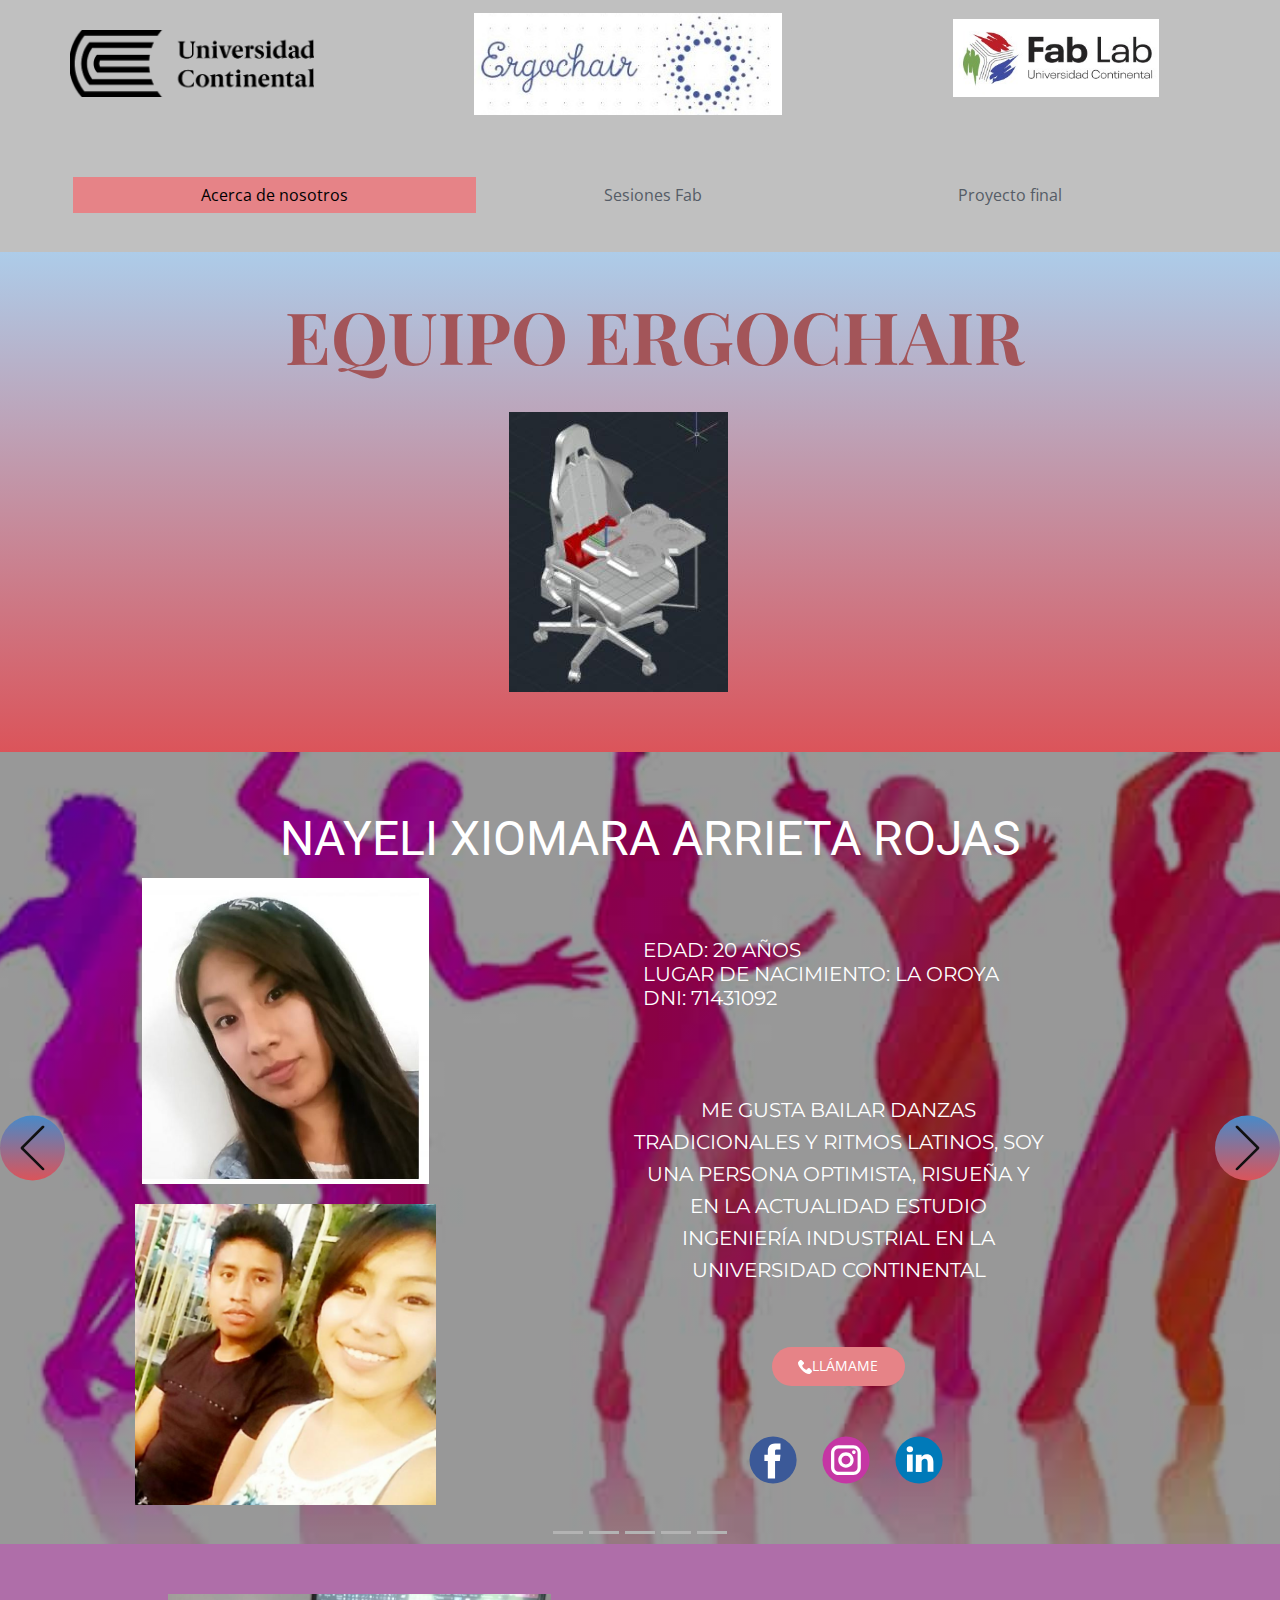
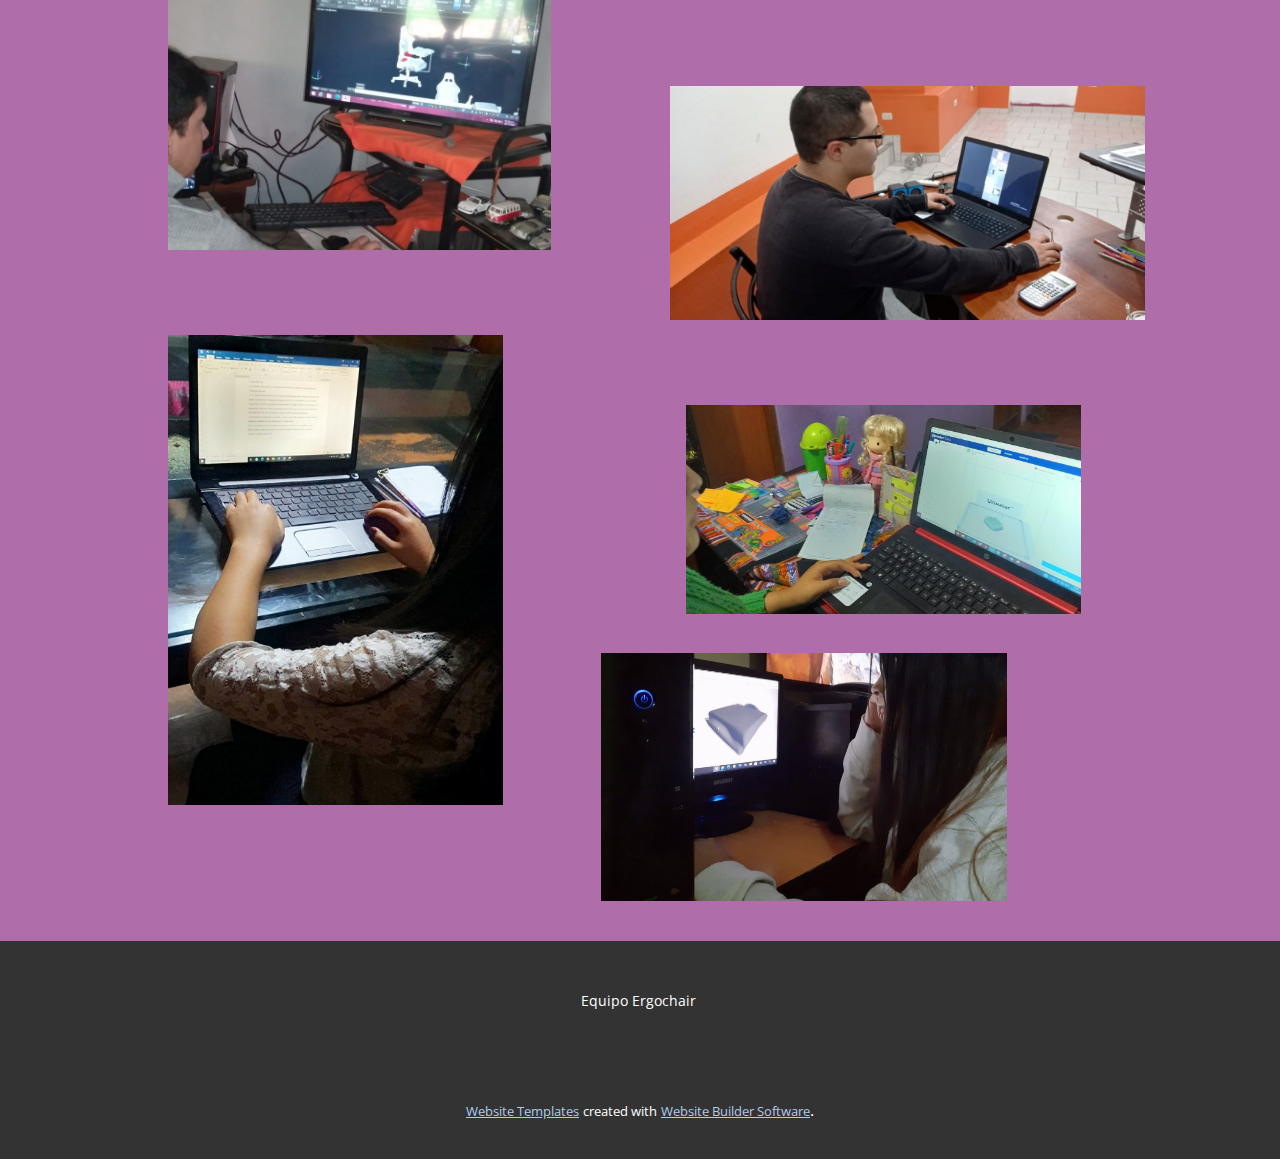
<file: index.html>
<!DOCTYPE html>
<html style="font-size: 16px;">
  <head>
    <meta name="viewport" content="width=device-width, initial-scale=1.0">
    <meta charset="utf-8">
    <meta name="keywords" content="EQUIPO ERGOCHAIR">
    <meta name="description" content="">
    <meta name="page_type" content="np-template-header-footer-from-plugin">
    <title>Acerca de nosotros</title>
    <link rel="stylesheet" href="nicepage.css" media="screen">
<link rel="stylesheet" href="Acerca-de-nosotros.css" media="screen">
    <script class="u-script" type="text/javascript" src="jquery.js" defer=""></script>
    <script class="u-script" type="text/javascript" src="nicepage.js" defer=""></script>
    <meta name="generator" content="Nicepage 2.27.3, nicepage.com">
    
    
    
    
    
    <link id="u-theme-google-font" rel="stylesheet" href="https://fonts.googleapis.com/css?family=Roboto:100,100i,300,300i,400,400i,500,500i,700,700i,900,900i|Open+Sans:300,300i,400,400i,600,600i,700,700i,800,800i">
    <link id="u-page-google-font" rel="stylesheet" href="https://fonts.googleapis.com/css?family=Playfair+Display:400,400i,700,700i,900,900i|Montserrat:100,100i,200,200i,300,300i,400,400i,500,500i,600,600i,700,700i,800,800i,900,900i">
    
    
    
    
    <script type="application/ld+json">{
		"@context": "http://schema.org",
		"@type": "Organization",
		"name": "",
		"url": "index.html"
}</script>
    <meta property="og:title" content="Acerca de nosotros">
    <meta property="og:type" content="website">
    <meta name="theme-color" content="#478ac9">
    <link rel="canonical" href="index.html">
    <meta property="og:url" content="index.html">
  </head>
  <body data-home-page="Acerca-de-nosotros.html" data-home-page-title="Acerca de nosotros" class="u-body"><header class="u-align-left u-clearfix u-grey-25 u-header u-header" id="sec-959e"><div class="u-clearfix u-sheet u-sheet-1">
        <img src="images/logouniversidad.png" alt="" class="u-image u-image-default u-image-1" data-image-width="512" data-image-height="139">
        <img src="images/logo1.jpg" alt="" class="u-image u-image-default u-image-2" data-image-width="332" data-image-height="150">
        <img src="images/logofablab.jpg" alt="" class="u-image u-image-default u-image-3" data-image-width="308" data-image-height="145">
        <nav class="u-menu u-menu-dropdown u-offcanvas u-menu-1" data-responsive-from="LG">
          <div class="menu-collapse" style="font-size: 1rem; letter-spacing: 0;">
            <a class="u-active-palette-2-light-1 u-button-style u-custom-left-right-menu-spacing u-custom-padding-bottom u-custom-top-bottom-menu-spacing u-hover-palette-2-light-2 u-nav-link u-text-active-black u-text-hover-palette-2-base u-text-palette-5-dark-2" href="#">
              <svg><use xmlns:xlink="http://www.w3.org/1999/xlink" xlink:href="#menu-hamburger"></use></svg>
              <svg version="1.1" xmlns="http://www.w3.org/2000/svg" xmlns:xlink="http://www.w3.org/1999/xlink"><defs><symbol id="menu-hamburger" viewBox="0 0 16 16" style="width: 16px; height: 16px;"><rect y="1" width="16" height="2"></rect><rect y="7" width="16" height="2"></rect><rect y="13" width="16" height="2"></rect>
</symbol>
</defs></svg>
            </a>
          </div>
          <div class="u-custom-menu u-nav-container">
            <ul class="u-nav u-unstyled u-nav-1"><li class="u-nav-item"><a class="u-active-palette-2-light-1 u-button-style u-hover-palette-2-light-2 u-nav-link u-text-active-black u-text-hover-palette-2-base u-text-palette-5-dark-2" href="Acerca-de-nosotros.html" style="padding: 10px 128px;">Acerca de nosotros</a>
</li><li class="u-nav-item"><a class="u-active-palette-2-light-1 u-button-style u-hover-palette-2-light-2 u-nav-link u-text-active-black u-text-hover-palette-2-base u-text-palette-5-dark-2" href="Sesiones-Fab.html" style="padding: 10px 128px;">Sesiones Fab</a>
</li><li class="u-nav-item"><a class="u-active-palette-2-light-1 u-button-style u-hover-palette-2-light-2 u-nav-link u-text-active-black u-text-hover-palette-2-base u-text-palette-5-dark-2" href="Proyecto-final.html" style="padding: 10px 128px;">Proyecto final</a>
</li></ul>
          </div>
          <div class="u-custom-menu u-nav-container-collapse">
            <div class="u-black u-container-style u-inner-container-layout u-opacity u-opacity-95 u-sidenav">
              <div class="u-menu-close"></div>
              <ul class="u-align-center u-nav u-popupmenu-items u-unstyled u-nav-2"><li class="u-nav-item"><a class="u-button-style u-nav-link" href="Acerca-de-nosotros.html" style="padding: 10px 128px;">Acerca de nosotros</a>
</li><li class="u-nav-item"><a class="u-button-style u-nav-link" href="Sesiones-Fab.html" style="padding: 10px 128px;">Sesiones Fab</a>
</li><li class="u-nav-item"><a class="u-button-style u-nav-link" href="Proyecto-final.html" style="padding: 10px 128px;">Proyecto final</a>
</li></ul>
            </div>
            <div class="u-black u-menu-overlay u-opacity u-opacity-70"></div>
          </div>
        </nav>
      </div></header>
    <section class="u-clearfix u-gradient u-section-1" id="sec-eb61">
      <div class="u-clearfix u-sheet u-sheet-1">
        <h1 class="u-custom-font u-font-playfair-display u-text u-text-default u-text-palette-2-dark-1 u-title u-text-1">EQUIPO ERGOCHAIR</h1>
        <img src="images/ERGOCHAIRSILA.JPG" alt="" class="u-image u-image-default u-image-1" data-image-width="219" data-image-height="280">
      </div>
    </section>
    <section id="carousel_220d" class="u-carousel u-slide u-block-1166-1" data-u-ride="carousel" data-interval="5000">
      <ol class="u-absolute-hcenter u-carousel-indicators u-block-1166-2">
        <li data-u-target="#carousel_220d" data-u-slide-to="0" class="u-active u-grey-30"></li>
        <li data-u-target="#carousel_220d" data-u-slide-to="1" class="u-grey-30"></li>
        <li data-u-target="#carousel_220d" class="u-grey-30" data-u-slide-to="2"></li>
        <li data-u-target="#carousel_220d" class="u-grey-30" data-u-slide-to="3"></li>
        <li data-u-target="#carousel_220d" class="u-grey-30" data-u-slide-to="4"></li>
      </ol>
      <div class="u-carousel-inner" role="listbox">
        <div class="u-active u-align-center u-carousel-item u-clearfix u-image u-shading u-section-2-1" src="">
          <div class="u-clearfix u-sheet u-sheet-1">
            <h1 class="u-text u-text-default u-title u-text-1">NAYELI XIOMARA ARRIETA ROJAS</h1>
            <h3 class="u-align-left u-custom-font u-font-montserrat u-text u-text-2">EDAD: 20 AÑOS<br>LUGAR DE NACIMIENTO: LA OROYA<br>DNI: 71431092<br>
              <br>
            </h3>
            <p class="u-custom-font u-font-montserrat u-large-text u-text u-text-variant u-text-3">Me gusta bailar danzas tradicionales y ritmos latinos, soy una persona optimista, risueña y en la actualidad estudio Ingeniería Industrial en la Universidad Continental</p>
            <img src="images/naye.JPG" alt="" class="u-image u-image-default u-image-1" data-image-width="555" data-image-height="591">
            <a href="tel:+51941640168" class="u-btn u-btn-round u-button-style u-hover-palette-4-base u-palette-2-light-1 u-radius-50 u-btn-1"><span class="u-icon"><svg xmlns="http://www.w3.org/2000/svg" xmlns:xlink="http://www.w3.org/1999/xlink" version="1.1" xml:space="preserve" class="u-svg-content" viewBox="0 0 513.64 513.64" x="0px" y="0px" style="width: 1em; height: 1em;"><path d="M499.66,376.96l-71.68-71.68c-25.6-25.6-69.12-15.359-79.36,17.92c-7.68,23.041-33.28,35.841-56.32,30.72 c-51.2-12.8-120.32-79.36-133.12-133.12c-7.68-23.041,7.68-48.641,30.72-56.32c33.28-10.24,43.52-53.76,17.92-79.36l-71.68-71.68 c-20.48-17.92-51.2-17.92-69.12,0l-48.64,48.64c-48.64,51.2,5.12,186.88,125.44,307.2c120.32,120.32,256,176.641,307.2,125.44 l48.64-48.64C517.581,425.6,517.581,394.88,499.66,376.96z"></path></svg><img></span>Llámame
            </a>
            <img src="images/pp.jpg" alt="" class="u-image u-image-default u-image-2" data-image-width="618" data-image-height="618">
            <div class="u-align-left u-social-icons u-spacing-25 u-text-palette-5-base u-social-icons-1" data-animation-name="rubberBand" data-animation-duration="1000" data-animation-delay="0" data-animation-direction="">
              <a class="u-social-url" target="_blank" href="https://web.facebook.com/nayelixiomara.arrietarojas"><span class="u-icon u-icon-circle u-social-facebook u-social-type-color u-icon-2"><svg class="u-svg-link" preserveAspectRatio="xMidYMin slice" viewBox="0 0 112 112" style=""><use xmlns:xlink="http://www.w3.org/1999/xlink" xlink:href="#svg-a60a"></use></svg><svg xmlns="http://www.w3.org/2000/svg" xmlns:xlink="http://www.w3.org/1999/xlink" version="1.1" xml:space="preserve" class="u-svg-content" viewBox="0 0 112 112" x="0px" y="0px" id="svg-a60a" style="color: rgb(59, 89, 152);"><circle fill="currentColor" cx="56.1" cy="56.1" r="55"></circle><path fill="#FFFFFF" d="M73.5,31.6h-9.1c-1.4,0-3.6,0.8-3.6,3.9v8.5h12.6L72,58.3H60.8v40.8H43.9V58.3h-8V43.9h8v-9.2
            c0-6.7,3.1-17,17-17h12.5v13.9H73.5z"></path></svg></span>
              </a>
              <a class="u-social-url" target="_blank" href="https://www.instagram.com/Nayeli%20Arrieta"><span class="u-icon u-icon-circle u-social-instagram u-social-type-color u-icon-3"><svg class="u-svg-link" preserveAspectRatio="xMidYMin slice" viewBox="0 0 112 112" style=""><use xmlns:xlink="http://www.w3.org/1999/xlink" xlink:href="#svg-fd7d"></use></svg><svg xmlns="http://www.w3.org/2000/svg" xmlns:xlink="http://www.w3.org/1999/xlink" version="1.1" xml:space="preserve" class="u-svg-content" viewBox="0 0 112 112" x="0px" y="0px" id="svg-fd7d" style="color: rgb(197, 54, 164);"><circle fill="currentColor" cx="56.1" cy="56.1" r="55"></circle><path fill="#FFFFFF" d="M55.9,38.2c-9.9,0-17.9,8-17.9,17.9C38,66,46,74,55.9,74c9.9,0,17.9-8,17.9-17.9C73.8,46.2,65.8,38.2,55.9,38.2
            z M55.9,66.4c-5.7,0-10.3-4.6-10.3-10.3c-0.1-5.7,4.6-10.3,10.3-10.3c5.7,0,10.3,4.6,10.3,10.3C66.2,61.8,61.6,66.4,55.9,66.4z"></path><path fill="#FFFFFF" d="M74.3,33.5c-2.3,0-4.2,1.9-4.2,4.2s1.9,4.2,4.2,4.2s4.2-1.9,4.2-4.2S76.6,33.5,74.3,33.5z"></path><path fill="#FFFFFF" d="M73.1,21.3H38.6c-9.7,0-17.5,7.9-17.5,17.5v34.5c0,9.7,7.9,17.6,17.5,17.6h34.5c9.7,0,17.5-7.9,17.5-17.5V38.8
            C90.6,29.1,82.7,21.3,73.1,21.3z M83,73.3c0,5.5-4.5,9.9-9.9,9.9H38.6c-5.5,0-9.9-4.5-9.9-9.9V38.8c0-5.5,4.5-9.9,9.9-9.9h34.5
            c5.5,0,9.9,4.5,9.9,9.9V73.3z"></path></svg></span>
              </a>
              <a class="u-social-url" target="_blank" href="https://linkedin.com/in/%23Nayeli%20Arrieta"><span class="u-icon u-icon-circle u-social-linkedin u-social-type-color u-icon-4"><svg class="u-svg-link" preserveAspectRatio="xMidYMin slice" viewBox="0 0 112 112" style=""><use xmlns:xlink="http://www.w3.org/1999/xlink" xlink:href="#svg-0cd3"></use></svg><svg xmlns="http://www.w3.org/2000/svg" xmlns:xlink="http://www.w3.org/1999/xlink" version="1.1" xml:space="preserve" class="u-svg-content" viewBox="0 0 112 112" x="0px" y="0px" id="svg-0cd3" style="color: rgb(0, 122, 185);"><circle fill="currentColor" cx="56.1" cy="56.1" r="55"></circle><path fill="#FFFFFF" d="M41.3,83.7H27.9V43.4h13.4V83.7z M34.6,37.9L34.6,37.9c-4.6,0-7.5-3.1-7.5-7c0-4,3-7,7.6-7s7.4,3,7.5,7
            C42.2,34.8,39.2,37.9,34.6,37.9z M89.6,83.7H76.2V62.2c0-5.4-1.9-9.1-6.8-9.1c-3.7,0-5.9,2.5-6.9,4.9c-0.4,0.9-0.4,2.1-0.4,3.3v22.5
            H48.7c0,0,0.2-36.5,0-40.3h13.4v5.7c1.8-2.7,5-6.7,12.1-6.7c8.8,0,15.4,5.8,15.4,18.1V83.7z"></path></svg></span>
              </a>
            </div>
          </div>
        </div>
        <div class="u-align-center u-carousel-item u-clearfix u-image u-shading u-section-2-2" src="">
          <div class="u-clearfix u-sheet u-sheet-1">
            <h1 class="u-text u-text-default u-title u-text-1">DANA GARLET ARAUCO QUISPIALAYA</h1>
            <p class="u-large-text u-text u-text-variant u-text-2">Soy una persona muy responsable y comprometida con todo lo que hago.Me gusta salir a pasear con mis amigos y siempre estoy alegre porque me gusta ver sonreir a las demas personas</p>
            <img src="images/dana.JPG" alt="" class="u-image u-image-default u-image-1" data-image-width="557" data-image-height="548">
            <h3 class="u-custom-font u-font-montserrat u-text u-text-default u-text-3">EDAD: 20 AÑOS<br>LUGAR DE NACIMIENTO: EL TAMBO<br>DNI: 74089578<br>
              <br>
            </h3>
            <a href="tel:+51971337145" class="u-btn u-btn-round u-button-style u-hover-black u-palette-2-light-1 u-radius-50 u-btn-1"><span class="u-icon"><svg xmlns="http://www.w3.org/2000/svg" xmlns:xlink="http://www.w3.org/1999/xlink" version="1.1" xml:space="preserve" class="u-svg-content" viewBox="0 0 513.64 513.64" x="0px" y="0px" style="width: 1em; height: 1em;"><path d="M499.66,376.96l-71.68-71.68c-25.6-25.6-69.12-15.359-79.36,17.92c-7.68,23.041-33.28,35.841-56.32,30.72 c-51.2-12.8-120.32-79.36-133.12-133.12c-7.68-23.041,7.68-48.641,30.72-56.32c33.28-10.24,43.52-53.76,17.92-79.36l-71.68-71.68 c-20.48-17.92-51.2-17.92-69.12,0l-48.64,48.64c-48.64,51.2,5.12,186.88,125.44,307.2c120.32,120.32,256,176.641,307.2,125.44 l48.64-48.64C517.581,425.6,517.581,394.88,499.66,376.96z"></path></svg><img></span>Llámame
            </a>
            <div class="u-align-left u-social-icons u-spacing-25 u-text-palette-5-base u-social-icons-1" data-animation-name="bounceIn" data-animation-duration="1000" data-animation-delay="0" data-animation-direction="Down">
              <a class="u-social-url" target="_blank" href="https://facebook.com/Dana%20Arauco"><span class="u-icon u-icon-circle u-social-facebook u-social-type-color u-icon-2"><svg class="u-svg-link" preserveAspectRatio="xMidYMin slice" viewBox="0 0 112 112" style=""><use xmlns:xlink="http://www.w3.org/1999/xlink" xlink:href="#svg-c03c"></use></svg><svg xmlns="http://www.w3.org/2000/svg" xmlns:xlink="http://www.w3.org/1999/xlink" version="1.1" xml:space="preserve" class="u-svg-content" viewBox="0 0 112 112" x="0px" y="0px" id="svg-c03c" style="color: rgb(59, 89, 152);"><circle fill="currentColor" cx="56.1" cy="56.1" r="55"></circle><path fill="#FFFFFF" d="M73.5,31.6h-9.1c-1.4,0-3.6,0.8-3.6,3.9v8.5h12.6L72,58.3H60.8v40.8H43.9V58.3h-8V43.9h8v-9.2
            c0-6.7,3.1-17,17-17h12.5v13.9H73.5z"></path></svg></span>
              </a>
              <a class="u-social-url" target="_blank" href="https://www.instagram.com/Danagarlet"><span class="u-icon u-icon-circle u-social-instagram u-social-type-color u-icon-3"><svg class="u-svg-link" preserveAspectRatio="xMidYMin slice" viewBox="0 0 112 112" style=""><use xmlns:xlink="http://www.w3.org/1999/xlink" xlink:href="#svg-fbd0"></use></svg><svg xmlns="http://www.w3.org/2000/svg" xmlns:xlink="http://www.w3.org/1999/xlink" version="1.1" xml:space="preserve" class="u-svg-content" viewBox="0 0 112 112" x="0px" y="0px" id="svg-fbd0" style="color: rgb(197, 54, 164);"><circle fill="currentColor" cx="56.1" cy="56.1" r="55"></circle><path fill="#FFFFFF" d="M55.9,38.2c-9.9,0-17.9,8-17.9,17.9C38,66,46,74,55.9,74c9.9,0,17.9-8,17.9-17.9C73.8,46.2,65.8,38.2,55.9,38.2
            z M55.9,66.4c-5.7,0-10.3-4.6-10.3-10.3c-0.1-5.7,4.6-10.3,10.3-10.3c5.7,0,10.3,4.6,10.3,10.3C66.2,61.8,61.6,66.4,55.9,66.4z"></path><path fill="#FFFFFF" d="M74.3,33.5c-2.3,0-4.2,1.9-4.2,4.2s1.9,4.2,4.2,4.2s4.2-1.9,4.2-4.2S76.6,33.5,74.3,33.5z"></path><path fill="#FFFFFF" d="M73.1,21.3H38.6c-9.7,0-17.5,7.9-17.5,17.5v34.5c0,9.7,7.9,17.6,17.5,17.6h34.5c9.7,0,17.5-7.9,17.5-17.5V38.8
            C90.6,29.1,82.7,21.3,73.1,21.3z M83,73.3c0,5.5-4.5,9.9-9.9,9.9H38.6c-5.5,0-9.9-4.5-9.9-9.9V38.8c0-5.5,4.5-9.9,9.9-9.9h34.5
            c5.5,0,9.9,4.5,9.9,9.9V73.3z"></path></svg></span>
              </a>
              <a class="u-social-url" target="_blank" href="https://linkedin.com/in/%23Dana%20Arauco%20Quispialaya"><span class="u-icon u-icon-circle u-social-linkedin u-social-type-color u-icon-4"><svg class="u-svg-link" preserveAspectRatio="xMidYMin slice" viewBox="0 0 112 112" style=""><use xmlns:xlink="http://www.w3.org/1999/xlink" xlink:href="#svg-f19f"></use></svg><svg xmlns="http://www.w3.org/2000/svg" xmlns:xlink="http://www.w3.org/1999/xlink" version="1.1" xml:space="preserve" class="u-svg-content" viewBox="0 0 112 112" x="0px" y="0px" id="svg-f19f" style="color: rgb(0, 122, 185);"><circle fill="currentColor" cx="56.1" cy="56.1" r="55"></circle><path fill="#FFFFFF" d="M41.3,83.7H27.9V43.4h13.4V83.7z M34.6,37.9L34.6,37.9c-4.6,0-7.5-3.1-7.5-7c0-4,3-7,7.6-7s7.4,3,7.5,7
            C42.2,34.8,39.2,37.9,34.6,37.9z M89.6,83.7H76.2V62.2c0-5.4-1.9-9.1-6.8-9.1c-3.7,0-5.9,2.5-6.9,4.9c-0.4,0.9-0.4,2.1-0.4,3.3v22.5
            H48.7c0,0,0.2-36.5,0-40.3h13.4v5.7c1.8-2.7,5-6.7,12.1-6.7c8.8,0,15.4,5.8,15.4,18.1V83.7z"></path></svg></span>
              </a>
            </div>
          </div>
        </div>
        <div class="u-align-center u-carousel-item u-clearfix u-image u-shading u-section-2-3" src="">
          <div class="u-clearfix u-sheet u-sheet-1">
            <h1 class="u-text u-text-default u-title u-text-1">KELLY LIZBETH CURI PIANTO</h1>
            <p class="u-large-text u-text u-text-variant u-text-2">En mis tiempos libres me gusta ver películas con mis mejores amigos, soy muy paciente por lo que ayudo a mantener la calma en situaciones difíciles. Me considero una persona de fácil trato y respetuosa, también soy muy optimista y siempre establezco nexos cordiales con las personas de mi entorno, estudio Ingeniería Industrial ya que es una carrera que me ayuda a mejorar mis habilidades.</p>
            <img src="images/kellly.JPG" alt="" class="u-image u-image-default u-image-1" data-image-width="560" data-image-height="555">
            <h3 class="u-align-left u-custom-font u-font-montserrat u-text u-text-default u-text-3">EDAD: 20 AÑOS<br>LUGAR DE NACIMIENTO: HUANCAYO<br>DNI: 75492003<br>
              <br>
            </h3>
            <img src="images/pp1.jpg" alt="" class="u-image u-image-default u-image-2" data-image-width="575" data-image-height="575">
            <a href="tel:+51933849503" class="u-btn u-btn-round u-button-style u-hover-palette-2-light-1 u-palette-1-dark-1 u-radius-50 u-btn-1"><span class="u-icon"><svg xmlns="http://www.w3.org/2000/svg" xmlns:xlink="http://www.w3.org/1999/xlink" version="1.1" xml:space="preserve" class="u-svg-content" viewBox="0 0 513.64 513.64" x="0px" y="0px" style="width: 1em; height: 1em;"><path d="M499.66,376.96l-71.68-71.68c-25.6-25.6-69.12-15.359-79.36,17.92c-7.68,23.041-33.28,35.841-56.32,30.72 c-51.2-12.8-120.32-79.36-133.12-133.12c-7.68-23.041,7.68-48.641,30.72-56.32c33.28-10.24,43.52-53.76,17.92-79.36l-71.68-71.68 c-20.48-17.92-51.2-17.92-69.12,0l-48.64,48.64c-48.64,51.2,5.12,186.88,125.44,307.2c120.32,120.32,256,176.641,307.2,125.44 l48.64-48.64C517.581,425.6,517.581,394.88,499.66,376.96z"></path></svg><img></span>Llámame
            </a>
            <div class="u-align-left u-social-icons u-spacing-25 u-text-palette-5-base u-social-icons-1" data-animation-name="hinge" data-animation-duration="1000" data-animation-delay="0" data-animation-direction="">
              <a class="u-social-url" target="_blank" href="https://facebook.com/Kelly%20Curi%20Pianto"><span class="u-icon u-icon-circle u-social-facebook u-social-type-color u-icon-2"><svg class="u-svg-link" preserveAspectRatio="xMidYMin slice" viewBox="0 0 112 112" style=""><use xmlns:xlink="http://www.w3.org/1999/xlink" xlink:href="#svg-f4d0"></use></svg><svg xmlns="http://www.w3.org/2000/svg" xmlns:xlink="http://www.w3.org/1999/xlink" version="1.1" xml:space="preserve" class="u-svg-content" viewBox="0 0 112 112" x="0px" y="0px" id="svg-f4d0" style="color: rgb(59, 89, 152);"><circle fill="currentColor" cx="56.1" cy="56.1" r="55"></circle><path fill="#FFFFFF" d="M73.5,31.6h-9.1c-1.4,0-3.6,0.8-3.6,3.9v8.5h12.6L72,58.3H60.8v40.8H43.9V58.3h-8V43.9h8v-9.2
            c0-6.7,3.1-17,17-17h12.5v13.9H73.5z"></path></svg></span>
              </a>
              <a class="u-social-url" target="_blank" href="https://www.instagram.com/Kelly%20Curi%20Pianto"><span class="u-icon u-icon-circle u-social-instagram u-social-type-color u-icon-3"><svg class="u-svg-link" preserveAspectRatio="xMidYMin slice" viewBox="0 0 112 112" style=""><use xmlns:xlink="http://www.w3.org/1999/xlink" xlink:href="#svg-ddd0"></use></svg><svg xmlns="http://www.w3.org/2000/svg" xmlns:xlink="http://www.w3.org/1999/xlink" version="1.1" xml:space="preserve" class="u-svg-content" viewBox="0 0 112 112" x="0px" y="0px" id="svg-ddd0" style="color: rgb(197, 54, 164);"><circle fill="currentColor" cx="56.1" cy="56.1" r="55"></circle><path fill="#FFFFFF" d="M55.9,38.2c-9.9,0-17.9,8-17.9,17.9C38,66,46,74,55.9,74c9.9,0,17.9-8,17.9-17.9C73.8,46.2,65.8,38.2,55.9,38.2
            z M55.9,66.4c-5.7,0-10.3-4.6-10.3-10.3c-0.1-5.7,4.6-10.3,10.3-10.3c5.7,0,10.3,4.6,10.3,10.3C66.2,61.8,61.6,66.4,55.9,66.4z"></path><path fill="#FFFFFF" d="M74.3,33.5c-2.3,0-4.2,1.9-4.2,4.2s1.9,4.2,4.2,4.2s4.2-1.9,4.2-4.2S76.6,33.5,74.3,33.5z"></path><path fill="#FFFFFF" d="M73.1,21.3H38.6c-9.7,0-17.5,7.9-17.5,17.5v34.5c0,9.7,7.9,17.6,17.5,17.6h34.5c9.7,0,17.5-7.9,17.5-17.5V38.8
            C90.6,29.1,82.7,21.3,73.1,21.3z M83,73.3c0,5.5-4.5,9.9-9.9,9.9H38.6c-5.5,0-9.9-4.5-9.9-9.9V38.8c0-5.5,4.5-9.9,9.9-9.9h34.5
            c5.5,0,9.9,4.5,9.9,9.9V73.3z"></path></svg></span>
              </a>
              <a class="u-social-url" target="_blank" href="https://linkedin.com/in/%23Kelly%20Curi%20Pianto"><span class="u-icon u-icon-circle u-social-linkedin u-social-type-color u-icon-4"><svg class="u-svg-link" preserveAspectRatio="xMidYMin slice" viewBox="0 0 112 112" style=""><use xmlns:xlink="http://www.w3.org/1999/xlink" xlink:href="#svg-7c82"></use></svg><svg xmlns="http://www.w3.org/2000/svg" xmlns:xlink="http://www.w3.org/1999/xlink" version="1.1" xml:space="preserve" class="u-svg-content" viewBox="0 0 112 112" x="0px" y="0px" id="svg-7c82" style="color: rgb(0, 122, 185);"><circle fill="currentColor" cx="56.1" cy="56.1" r="55"></circle><path fill="#FFFFFF" d="M41.3,83.7H27.9V43.4h13.4V83.7z M34.6,37.9L34.6,37.9c-4.6,0-7.5-3.1-7.5-7c0-4,3-7,7.6-7s7.4,3,7.5,7
            C42.2,34.8,39.2,37.9,34.6,37.9z M89.6,83.7H76.2V62.2c0-5.4-1.9-9.1-6.8-9.1c-3.7,0-5.9,2.5-6.9,4.9c-0.4,0.9-0.4,2.1-0.4,3.3v22.5
            H48.7c0,0,0.2-36.5,0-40.3h13.4v5.7c1.8-2.7,5-6.7,12.1-6.7c8.8,0,15.4,5.8,15.4,18.1V83.7z"></path></svg></span>
              </a>
            </div>
          </div>
        </div>
        <div class="u-align-center u-carousel-item u-clearfix u-image u-shading u-section-2-4" src="">
          <div class="u-clearfix u-sheet u-sheet-1">
            <h1 class="u-text u-text-default u-title u-text-1">POOL DAVIS ESPINOZA RIMARI</h1>
            <h3 class="u-custom-font u-font-montserrat u-text u-text-default u-text-2">EDAD: 28 AÑOS<br>LUGAR DE NACIMIENTO: AREQUIPA<br>DNI: 44825951<br>
              <br>
            </h3>
            <p class="u-large-text u-text u-text-variant u-text-3">Me gusta escuchar música, jugar futbol, videos juegos. Demasiado sincero, reservado. Estudio Ingeniería Industrial (segunda carrera). me gusta ponerme y alcanzar nuevas metas.</p>
            <img src="images/pool.JPG" alt="" class="u-image u-image-default u-image-1" data-image-width="459" data-image-height="451">
            <a href="tel:+51985037907" class="u-btn u-btn-round u-button-style u-hover-palette-4-light-3 u-palette-4-dark-1 u-radius-50 u-btn-1"><span class="u-icon"><svg xmlns="http://www.w3.org/2000/svg" xmlns:xlink="http://www.w3.org/1999/xlink" version="1.1" xml:space="preserve" class="u-svg-content" viewBox="0 0 513.64 513.64" x="0px" y="0px" style="width: 1em; height: 1em;"><path d="M499.66,376.96l-71.68-71.68c-25.6-25.6-69.12-15.359-79.36,17.92c-7.68,23.041-33.28,35.841-56.32,30.72 c-51.2-12.8-120.32-79.36-133.12-133.12c-7.68-23.041,7.68-48.641,30.72-56.32c33.28-10.24,43.52-53.76,17.92-79.36l-71.68-71.68 c-20.48-17.92-51.2-17.92-69.12,0l-48.64,48.64c-48.64,51.2,5.12,186.88,125.44,307.2c120.32,120.32,256,176.641,307.2,125.44 l48.64-48.64C517.581,425.6,517.581,394.88,499.66,376.96z"></path></svg><img></span>Llámame
            </a>
            <div class="u-align-left u-social-icons u-spacing-25 u-text-palette-5-base u-social-icons-1" data-animation-name="flash" data-animation-duration="1000" data-animation-delay="0" data-animation-direction="">
              <a class="u-social-url" target="_blank" href="https://facebook.com/Pool%20Espinoza%20Rimari"><span class="u-icon u-icon-circle u-social-facebook u-social-type-color u-icon-2"><svg class="u-svg-link" preserveAspectRatio="xMidYMin slice" viewBox="0 0 112 112" style=""><use xmlns:xlink="http://www.w3.org/1999/xlink" xlink:href="#svg-11e3"></use></svg><svg xmlns="http://www.w3.org/2000/svg" xmlns:xlink="http://www.w3.org/1999/xlink" version="1.1" xml:space="preserve" class="u-svg-content" viewBox="0 0 112 112" x="0px" y="0px" id="svg-11e3" style="color: rgb(59, 89, 152);"><circle fill="currentColor" cx="56.1" cy="56.1" r="55"></circle><path fill="#FFFFFF" d="M73.5,31.6h-9.1c-1.4,0-3.6,0.8-3.6,3.9v8.5h12.6L72,58.3H60.8v40.8H43.9V58.3h-8V43.9h8v-9.2
            c0-6.7,3.1-17,17-17h12.5v13.9H73.5z"></path></svg></span>
              </a>
              <a class="u-social-url" target="_blank" href="https://www.instagram.com/Pool%20Espinoza%20Rimari"><span class="u-icon u-icon-circle u-social-instagram u-social-type-color u-icon-3"><svg class="u-svg-link" preserveAspectRatio="xMidYMin slice" viewBox="0 0 112 112" style=""><use xmlns:xlink="http://www.w3.org/1999/xlink" xlink:href="#svg-2b31"></use></svg><svg xmlns="http://www.w3.org/2000/svg" xmlns:xlink="http://www.w3.org/1999/xlink" version="1.1" xml:space="preserve" class="u-svg-content" viewBox="0 0 112 112" x="0px" y="0px" id="svg-2b31" style="color: rgb(197, 54, 164);"><circle fill="currentColor" cx="56.1" cy="56.1" r="55"></circle><path fill="#FFFFFF" d="M55.9,38.2c-9.9,0-17.9,8-17.9,17.9C38,66,46,74,55.9,74c9.9,0,17.9-8,17.9-17.9C73.8,46.2,65.8,38.2,55.9,38.2
            z M55.9,66.4c-5.7,0-10.3-4.6-10.3-10.3c-0.1-5.7,4.6-10.3,10.3-10.3c5.7,0,10.3,4.6,10.3,10.3C66.2,61.8,61.6,66.4,55.9,66.4z"></path><path fill="#FFFFFF" d="M74.3,33.5c-2.3,0-4.2,1.9-4.2,4.2s1.9,4.2,4.2,4.2s4.2-1.9,4.2-4.2S76.6,33.5,74.3,33.5z"></path><path fill="#FFFFFF" d="M73.1,21.3H38.6c-9.7,0-17.5,7.9-17.5,17.5v34.5c0,9.7,7.9,17.6,17.5,17.6h34.5c9.7,0,17.5-7.9,17.5-17.5V38.8
            C90.6,29.1,82.7,21.3,73.1,21.3z M83,73.3c0,5.5-4.5,9.9-9.9,9.9H38.6c-5.5,0-9.9-4.5-9.9-9.9V38.8c0-5.5,4.5-9.9,9.9-9.9h34.5
            c5.5,0,9.9,4.5,9.9,9.9V73.3z"></path></svg></span>
              </a>
              <a class="u-social-url" target="_blank" href="https://linkedin.com/in/%23Pool%20Espinoza%20Rimari"><span class="u-icon u-icon-circle u-social-linkedin u-social-type-color u-icon-4"><svg class="u-svg-link" preserveAspectRatio="xMidYMin slice" viewBox="0 0 112 112" style=""><use xmlns:xlink="http://www.w3.org/1999/xlink" xlink:href="#svg-8166"></use></svg><svg xmlns="http://www.w3.org/2000/svg" xmlns:xlink="http://www.w3.org/1999/xlink" version="1.1" xml:space="preserve" class="u-svg-content" viewBox="0 0 112 112" x="0px" y="0px" id="svg-8166" style="color: rgb(0, 122, 185);"><circle fill="currentColor" cx="56.1" cy="56.1" r="55"></circle><path fill="#FFFFFF" d="M41.3,83.7H27.9V43.4h13.4V83.7z M34.6,37.9L34.6,37.9c-4.6,0-7.5-3.1-7.5-7c0-4,3-7,7.6-7s7.4,3,7.5,7
            C42.2,34.8,39.2,37.9,34.6,37.9z M89.6,83.7H76.2V62.2c0-5.4-1.9-9.1-6.8-9.1c-3.7,0-5.9,2.5-6.9,4.9c-0.4,0.9-0.4,2.1-0.4,3.3v22.5
            H48.7c0,0,0.2-36.5,0-40.3h13.4v5.7c1.8-2.7,5-6.7,12.1-6.7c8.8,0,15.4,5.8,15.4,18.1V83.7z"></path></svg></span>
              </a>
            </div>
          </div>
        </div>
        <div class="u-align-center u-carousel-item u-clearfix u-image u-shading u-section-2-5" src="">
          <div class="u-clearfix u-sheet u-sheet-1">
            <h1 class="u-text u-text-default u-title u-text-1">LEO DANIEL SPATZ CARRERA</h1>
            <p class="u-large-text u-text u-text-variant u-text-2">Me gusta escuchar música y jugar videojuegos xd, tengo empatia y un pensamiento crítico y analítico. Soy de Ayacucho, amo la carrera de ingeniería industrial y me gusta aprender nuevas cosas cada día.</p>
            <img src="images/leo.JPG" alt="" class="u-image u-image-default u-image-1" data-image-width="560" data-image-height="557">
            <h3 class="u-custom-font u-font-montserrat u-text u-text-default u-text-3">EDAD: 20 AÑOS<br>LUGAR DE NACIMIENTO: AREQUIPA<br>DNI: 73385374<br>
              <br>
            </h3>
            <a href="tel:+51928613492" class="u-border-0 u-btn u-btn-round u-button-style u-hover-palette-4-base u-palette-2-light-1 u-radius-50 u-btn-1"><span class="u-icon"><svg xmlns="http://www.w3.org/2000/svg" xmlns:xlink="http://www.w3.org/1999/xlink" version="1.1" xml:space="preserve" class="u-svg-content" viewBox="0 0 513.64 513.64" x="0px" y="0px" style="width: 1em; height: 1em;"><path d="M499.66,376.96l-71.68-71.68c-25.6-25.6-69.12-15.359-79.36,17.92c-7.68,23.041-33.28,35.841-56.32,30.72 c-51.2-12.8-120.32-79.36-133.12-133.12c-7.68-23.041,7.68-48.641,30.72-56.32c33.28-10.24,43.52-53.76,17.92-79.36l-71.68-71.68 c-20.48-17.92-51.2-17.92-69.12,0l-48.64,48.64c-48.64,51.2,5.12,186.88,125.44,307.2c120.32,120.32,256,176.641,307.2,125.44 l48.64-48.64C517.581,425.6,517.581,394.88,499.66,376.96z"></path></svg><img></span>Llámame
            </a>
            <div class="u-align-left u-social-icons u-spacing-25 u-text-palette-5-base u-social-icons-1">
              <a class="u-social-url" target="_blank" href="https://facebook.com/Leo%20Spatz"><span class="u-icon u-icon-circle u-social-facebook u-social-type-color u-icon-2"><svg class="u-svg-link" preserveAspectRatio="xMidYMin slice" viewBox="0 0 112 112" style=""><use xmlns:xlink="http://www.w3.org/1999/xlink" xlink:href="#svg-540e"></use></svg><svg xmlns="http://www.w3.org/2000/svg" xmlns:xlink="http://www.w3.org/1999/xlink" version="1.1" xml:space="preserve" class="u-svg-content" viewBox="0 0 112 112" x="0px" y="0px" id="svg-540e" style="color: rgb(59, 89, 152);"><circle fill="currentColor" cx="56.1" cy="56.1" r="55"></circle><path fill="#FFFFFF" d="M73.5,31.6h-9.1c-1.4,0-3.6,0.8-3.6,3.9v8.5h12.6L72,58.3H60.8v40.8H43.9V58.3h-8V43.9h8v-9.2
            c0-6.7,3.1-17,17-17h12.5v13.9H73.5z"></path></svg></span>
              </a>
              <a class="u-social-url" target="_blank" href="https://www.instagram.com/Leo%20Spatz"><span class="u-icon u-icon-circle u-social-instagram u-social-type-color u-icon-3"><svg class="u-svg-link" preserveAspectRatio="xMidYMin slice" viewBox="0 0 112 112" style=""><use xmlns:xlink="http://www.w3.org/1999/xlink" xlink:href="#svg-eef6"></use></svg><svg xmlns="http://www.w3.org/2000/svg" xmlns:xlink="http://www.w3.org/1999/xlink" version="1.1" xml:space="preserve" class="u-svg-content" viewBox="0 0 112 112" x="0px" y="0px" id="svg-eef6" style="color: rgb(197, 54, 164);"><circle fill="currentColor" cx="56.1" cy="56.1" r="55"></circle><path fill="#FFFFFF" d="M55.9,38.2c-9.9,0-17.9,8-17.9,17.9C38,66,46,74,55.9,74c9.9,0,17.9-8,17.9-17.9C73.8,46.2,65.8,38.2,55.9,38.2
            z M55.9,66.4c-5.7,0-10.3-4.6-10.3-10.3c-0.1-5.7,4.6-10.3,10.3-10.3c5.7,0,10.3,4.6,10.3,10.3C66.2,61.8,61.6,66.4,55.9,66.4z"></path><path fill="#FFFFFF" d="M74.3,33.5c-2.3,0-4.2,1.9-4.2,4.2s1.9,4.2,4.2,4.2s4.2-1.9,4.2-4.2S76.6,33.5,74.3,33.5z"></path><path fill="#FFFFFF" d="M73.1,21.3H38.6c-9.7,0-17.5,7.9-17.5,17.5v34.5c0,9.7,7.9,17.6,17.5,17.6h34.5c9.7,0,17.5-7.9,17.5-17.5V38.8
            C90.6,29.1,82.7,21.3,73.1,21.3z M83,73.3c0,5.5-4.5,9.9-9.9,9.9H38.6c-5.5,0-9.9-4.5-9.9-9.9V38.8c0-5.5,4.5-9.9,9.9-9.9h34.5
            c5.5,0,9.9,4.5,9.9,9.9V73.3z"></path></svg></span>
              </a>
              <a class="u-social-url" target="_blank" href="https://linkedin.com/in/Leo%20Spatz"><span class="u-icon u-icon-circle u-social-linkedin u-social-type-color u-icon-4"><svg class="u-svg-link" preserveAspectRatio="xMidYMin slice" viewBox="0 0 112 112" style=""><use xmlns:xlink="http://www.w3.org/1999/xlink" xlink:href="#svg-19b5"></use></svg><svg xmlns="http://www.w3.org/2000/svg" xmlns:xlink="http://www.w3.org/1999/xlink" version="1.1" xml:space="preserve" class="u-svg-content" viewBox="0 0 112 112" x="0px" y="0px" id="svg-19b5" style="color: rgb(0, 122, 185);"><circle fill="currentColor" cx="56.1" cy="56.1" r="55"></circle><path fill="#FFFFFF" d="M41.3,83.7H27.9V43.4h13.4V83.7z M34.6,37.9L34.6,37.9c-4.6,0-7.5-3.1-7.5-7c0-4,3-7,7.6-7s7.4,3,7.5,7
            C42.2,34.8,39.2,37.9,34.6,37.9z M89.6,83.7H76.2V62.2c0-5.4-1.9-9.1-6.8-9.1c-3.7,0-5.9,2.5-6.9,4.9c-0.4,0.9-0.4,2.1-0.4,3.3v22.5
            H48.7c0,0,0.2-36.5,0-40.3h13.4v5.7c1.8-2.7,5-6.7,12.1-6.7c8.8,0,15.4,5.8,15.4,18.1V83.7z"></path></svg></span>
              </a>
            </div>
          </div>
        </div>
      </div>
      <a class="u-absolute-vcenter u-carousel-control u-carousel-control-prev u-gradient u-icon-circle u-spacing-10 u-text-hover-palette-2-dark-1 u-block-1166-3" href="#carousel_220d" role="button" data-u-slide="prev">
        <span aria-hidden="true">
          <svg viewBox="0 0 477.175 477.175"><path d="M145.188,238.575l215.5-215.5c5.3-5.3,5.3-13.8,0-19.1s-13.8-5.3-19.1,0l-225.1,225.1c-5.3,5.3-5.3,13.8,0,19.1l225.1,225
                    c2.6,2.6,6.1,4,9.5,4s6.9-1.3,9.5-4c5.3-5.3,5.3-13.8,0-19.1L145.188,238.575z"></path></svg>
        </span>
        <span class="sr-only">Previous</span>
      </a>
      <a class="u-absolute-vcenter u-carousel-control u-carousel-control-next u-gradient u-icon-circle u-spacing-10 u-text-hover-palette-2-dark-1 u-block-1166-4" href="#carousel_220d" role="button" data-u-slide="next">
        <span aria-hidden="true">
          <svg viewBox="0 0 477.175 477.175"><path d="M360.731,229.075l-225.1-225.1c-5.3-5.3-13.8-5.3-19.1,0s-5.3,13.8,0,19.1l215.5,215.5l-215.5,215.5
                    c-5.3,5.3-5.3,13.8,0,19.1c2.6,2.6,6.1,4,9.5,4c3.4,0,6.9-1.3,9.5-4l225.1-225.1C365.931,242.875,365.931,234.275,360.731,229.075z"></path></svg>
        </span>
        <span class="sr-only">Next</span>
      </a>
    </section>
    <section class="u-clearfix u-custom-color-20 u-section-3" id="sec-de90">
      <div class="u-clearfix u-sheet u-sheet-1">
        <img src="images/WhatsAppImage2020-11-19at12.16.24PM.jpeg" alt="" class="u-image u-image-default u-image-1" data-image-width="1600" data-image-height="1200">
        <img src="images/WhatsAppImage2020-11-17at8.02.22PM.jpeg" alt="" class="u-image u-image-default u-image-2" data-image-width="1280" data-image-height="590">
        <img src="images/WhatsAppImage2020-11-17at7.39.39PM.jpeg" alt="" class="u-image u-image-default u-image-3" data-image-width="912" data-image-height="1280">
        <img src="images/WhatsAppImage2020-11-17at9.01.06PM.jpeg" alt="" class="u-image u-image-default u-image-4" data-image-width="1273" data-image-height="765">
        <img src="images/WhatsAppImage2020-11-17at11.10.12PM.jpeg" alt="" class="u-image u-image-default u-image-5" data-image-width="1600" data-image-height="1066">
      </div>
    </section>
    
    
    <footer class="u-align-center u-clearfix u-footer u-grey-80 u-footer" id="sec-f648"><div class="u-clearfix u-sheet u-sheet-1">
        <p class="u-small-text u-text u-text-variant u-text-1">Equipo Ergochair&nbsp;</p>
      </div></footer>
    <section class="u-backlink u-clearfix u-grey-80">
      <a class="u-link" href="https://nicepage.com/website-templates" target="_blank">
        <span>Website Templates</span>
      </a>
      <p class="u-text">
        <span>created with</span>
      </p>
      <a class="u-link" href="https://nicepage.com/" target="_blank">
        <span>Website Builder Software</span>
      </a>. 
    </section>
  </body>
</html>
</file>
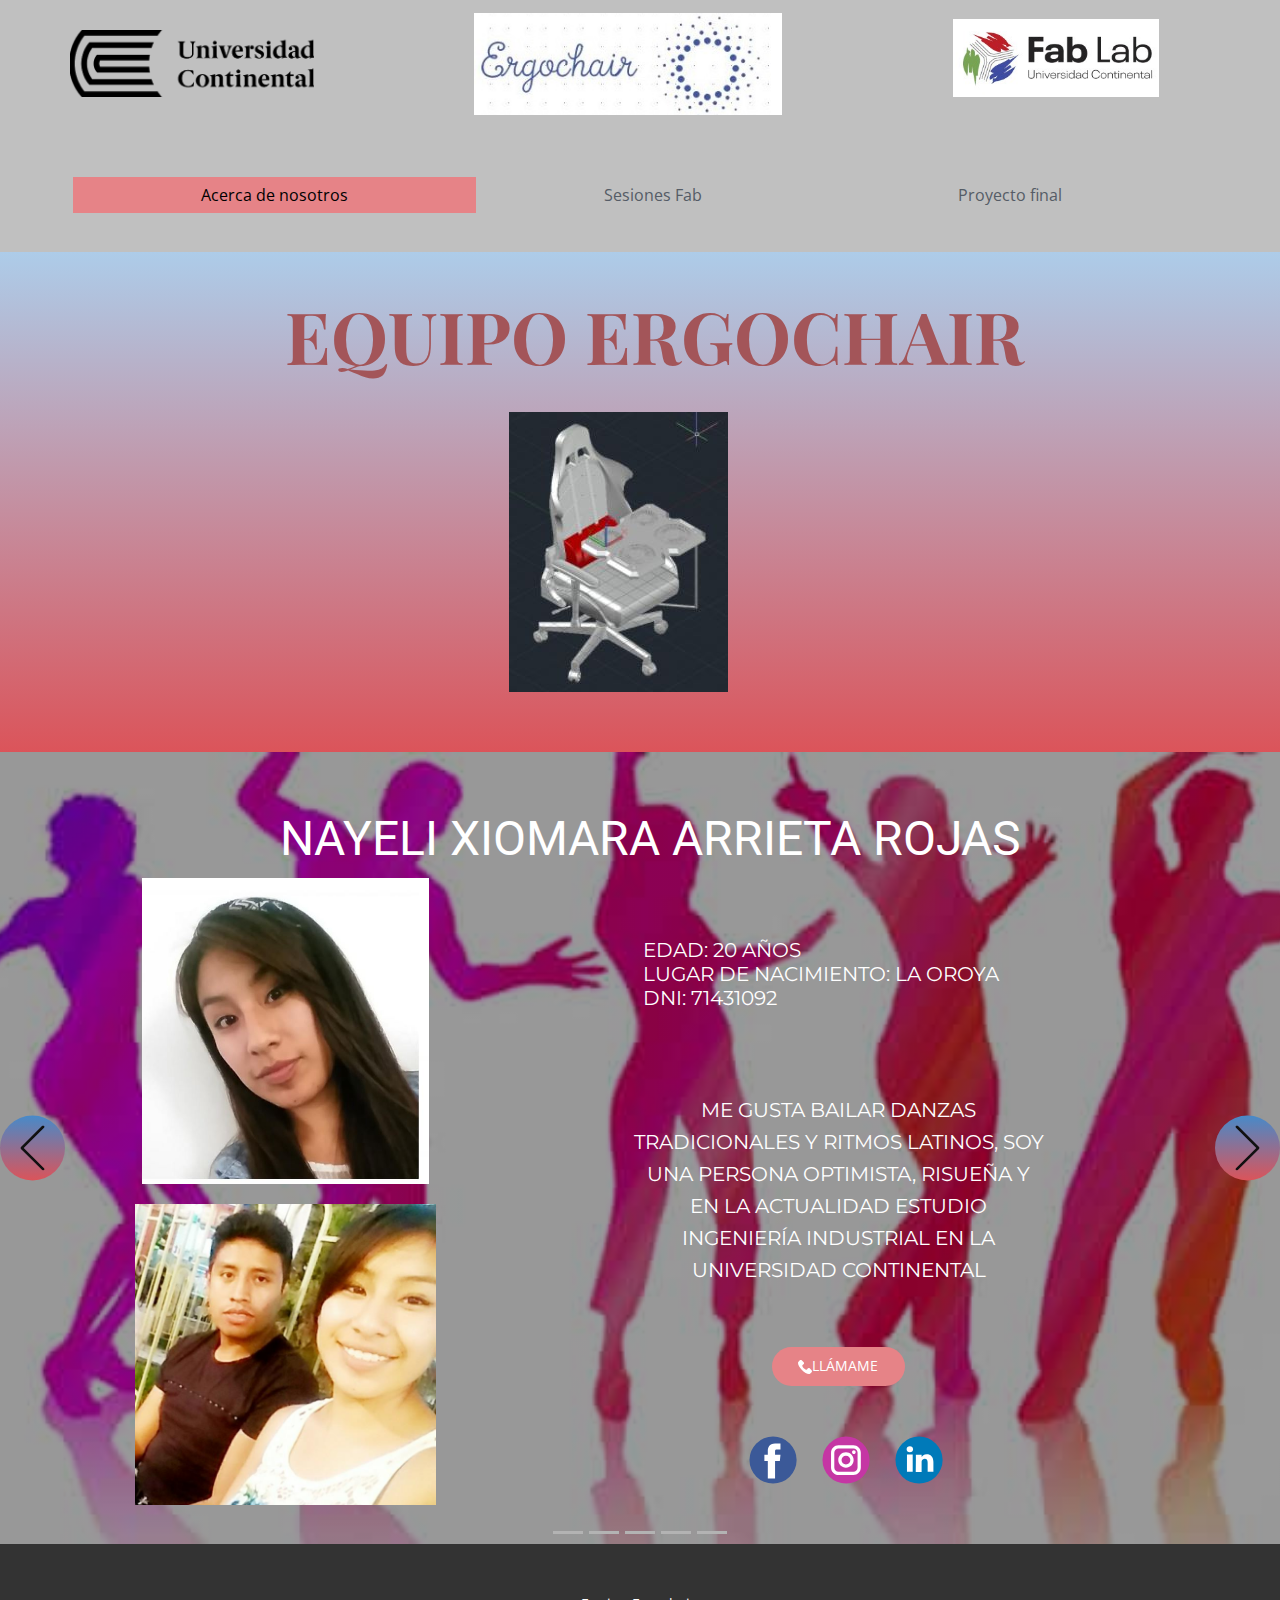
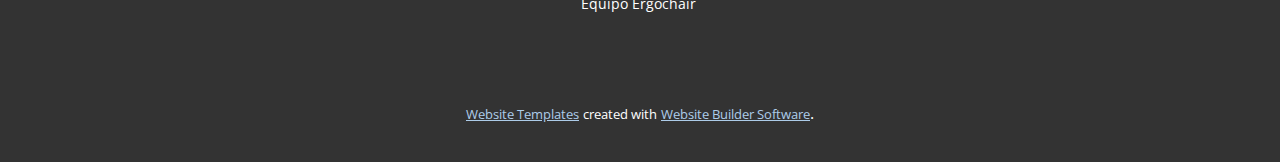
<file: Site1/index.html>
<!DOCTYPE html>
<html style="font-size: 16px;">
  <head>
    <meta name="viewport" content="width=device-width, initial-scale=1.0">
    <meta charset="utf-8">
    <meta name="keywords" content="EQUIPO ERGOCHAIR">
    <meta name="description" content="">
    <meta name="page_type" content="np-template-header-footer-from-plugin">
    <title>Acerca de nosotros</title>
    <link rel="stylesheet" href="nicepage.css" media="screen">
<link rel="stylesheet" href="Acerca-de-nosotros.css" media="screen">
    <script class="u-script" type="text/javascript" src="jquery.js" defer=""></script>
    <script class="u-script" type="text/javascript" src="nicepage.js" defer=""></script>
    <meta name="generator" content="Nicepage 2.27.3, nicepage.com">
    
    
    
    
    
    <link id="u-theme-google-font" rel="stylesheet" href="https://fonts.googleapis.com/css?family=Roboto:100,100i,300,300i,400,400i,500,500i,700,700i,900,900i|Open+Sans:300,300i,400,400i,600,600i,700,700i,800,800i">
    <link id="u-page-google-font" rel="stylesheet" href="https://fonts.googleapis.com/css?family=Playfair+Display:400,400i,700,700i,900,900i|Montserrat:100,100i,200,200i,300,300i,400,400i,500,500i,600,600i,700,700i,800,800i,900,900i">
    
    
    
    <script type="application/ld+json">{
		"@context": "http://schema.org",
		"@type": "Organization",
		"name": "",
		"url": "index.html"
}</script>
    <meta property="og:title" content="Acerca de nosotros">
    <meta property="og:type" content="website">
    <meta name="theme-color" content="#478ac9">
    <link rel="canonical" href="index.html">
    <meta property="og:url" content="index.html">
  </head>
  <body data-home-page="Acerca-de-nosotros.html" data-home-page-title="Acerca de nosotros" class="u-body"><header class="u-align-left u-clearfix u-grey-25 u-header u-header" id="sec-959e"><div class="u-clearfix u-sheet u-sheet-1">
        <img src="images/logouniversidad.png" alt="" class="u-image u-image-default u-image-1" data-image-width="512" data-image-height="139">
        <img src="images/logo1.jpg" alt="" class="u-image u-image-default u-image-2" data-image-width="332" data-image-height="150">
        <img src="images/logofablab.jpg" alt="" class="u-image u-image-default u-image-3" data-image-width="308" data-image-height="145">
        <nav class="u-menu u-menu-dropdown u-offcanvas u-menu-1" data-responsive-from="LG">
          <div class="menu-collapse" style="font-size: 1rem; letter-spacing: 0;">
            <a class="u-active-palette-2-light-1 u-button-style u-custom-left-right-menu-spacing u-custom-padding-bottom u-custom-top-bottom-menu-spacing u-hover-palette-2-light-2 u-nav-link u-text-active-black u-text-hover-palette-2-base u-text-palette-5-dark-2" href="#">
              <svg><use xmlns:xlink="http://www.w3.org/1999/xlink" xlink:href="#menu-hamburger"></use></svg>
              <svg version="1.1" xmlns="http://www.w3.org/2000/svg" xmlns:xlink="http://www.w3.org/1999/xlink"><defs><symbol id="menu-hamburger" viewBox="0 0 16 16" style="width: 16px; height: 16px;"><rect y="1" width="16" height="2"></rect><rect y="7" width="16" height="2"></rect><rect y="13" width="16" height="2"></rect>
</symbol>
</defs></svg>
            </a>
          </div>
          <div class="u-custom-menu u-nav-container">
            <ul class="u-nav u-unstyled u-nav-1"><li class="u-nav-item"><a class="u-active-palette-2-light-1 u-button-style u-hover-palette-2-light-2 u-nav-link u-text-active-black u-text-hover-palette-2-base u-text-palette-5-dark-2" href="Acerca-de-nosotros.html" style="padding: 10px 128px;">Acerca de nosotros</a>
</li><li class="u-nav-item"><a class="u-active-palette-2-light-1 u-button-style u-hover-palette-2-light-2 u-nav-link u-text-active-black u-text-hover-palette-2-base u-text-palette-5-dark-2" href="Sesiones-Fab.html" style="padding: 10px 128px;">Sesiones Fab</a>
</li><li class="u-nav-item"><a class="u-active-palette-2-light-1 u-button-style u-hover-palette-2-light-2 u-nav-link u-text-active-black u-text-hover-palette-2-base u-text-palette-5-dark-2" href="Proyecto-final.html" style="padding: 10px 128px;">Proyecto final</a>
</li></ul>
          </div>
          <div class="u-custom-menu u-nav-container-collapse">
            <div class="u-black u-container-style u-inner-container-layout u-opacity u-opacity-95 u-sidenav">
              <div class="u-menu-close"></div>
              <ul class="u-align-center u-nav u-popupmenu-items u-unstyled u-nav-2"><li class="u-nav-item"><a class="u-button-style u-nav-link" href="Acerca-de-nosotros.html" style="padding: 10px 128px;">Acerca de nosotros</a>
</li><li class="u-nav-item"><a class="u-button-style u-nav-link" href="Sesiones-Fab.html" style="padding: 10px 128px;">Sesiones Fab</a>
</li><li class="u-nav-item"><a class="u-button-style u-nav-link" href="Proyecto-final.html" style="padding: 10px 128px;">Proyecto final</a>
</li></ul>
            </div>
            <div class="u-black u-menu-overlay u-opacity u-opacity-70"></div>
          </div>
        </nav>
      </div></header>
    <section class="u-clearfix u-gradient u-section-1" id="sec-eb61">
      <div class="u-clearfix u-sheet u-sheet-1">
        <h1 class="u-custom-font u-font-playfair-display u-text u-text-default u-text-palette-2-dark-1 u-title u-text-1">EQUIPO ERGOCHAIR</h1>
        <img src="images/ERGOCHAIRSILA.JPG" alt="" class="u-image u-image-default u-image-1" data-image-width="219" data-image-height="280">
      </div>
    </section>
    <section id="carousel_220d" class="u-carousel u-slide u-block-1166-1" data-u-ride="carousel" data-interval="5000">
      <ol class="u-absolute-hcenter u-carousel-indicators u-block-1166-2">
        <li data-u-target="#carousel_220d" data-u-slide-to="0" class="u-active u-grey-30"></li>
        <li data-u-target="#carousel_220d" data-u-slide-to="1" class="u-grey-30"></li>
        <li data-u-target="#carousel_220d" class="u-grey-30" data-u-slide-to="2"></li>
        <li data-u-target="#carousel_220d" class="u-grey-30" data-u-slide-to="3"></li>
        <li data-u-target="#carousel_220d" class="u-grey-30" data-u-slide-to="4"></li>
      </ol>
      <div class="u-carousel-inner" role="listbox">
        <div class="u-active u-align-center u-carousel-item u-clearfix u-image u-shading u-section-2-1" src="">
          <div class="u-clearfix u-sheet u-sheet-1">
            <h1 class="u-text u-text-default u-title u-text-1">NAYELI XIOMARA ARRIETA ROJAS</h1>
            <h3 class="u-align-left u-custom-font u-font-montserrat u-text u-text-2">EDAD: 20 AÑOS<br>LUGAR DE NACIMIENTO: LA OROYA<br>DNI: 71431092<br>
              <br>
            </h3>
            <p class="u-custom-font u-font-montserrat u-large-text u-text u-text-variant u-text-3">Me gusta bailar danzas tradicionales y ritmos latinos, soy una persona optimista, risueña y en la actualidad estudio Ingeniería Industrial en la Universidad Continental</p>
            <img src="images/naye.JPG" alt="" class="u-image u-image-default u-image-1" data-image-width="555" data-image-height="591">
            <a href="tel:+51941640168" class="u-btn u-btn-round u-button-style u-hover-palette-4-base u-palette-2-light-1 u-radius-50 u-btn-1"><span class="u-icon"><svg xmlns="http://www.w3.org/2000/svg" xmlns:xlink="http://www.w3.org/1999/xlink" version="1.1" xml:space="preserve" class="u-svg-content" viewBox="0 0 513.64 513.64" x="0px" y="0px" style="width: 1em; height: 1em;"><path d="M499.66,376.96l-71.68-71.68c-25.6-25.6-69.12-15.359-79.36,17.92c-7.68,23.041-33.28,35.841-56.32,30.72 c-51.2-12.8-120.32-79.36-133.12-133.12c-7.68-23.041,7.68-48.641,30.72-56.32c33.28-10.24,43.52-53.76,17.92-79.36l-71.68-71.68 c-20.48-17.92-51.2-17.92-69.12,0l-48.64,48.64c-48.64,51.2,5.12,186.88,125.44,307.2c120.32,120.32,256,176.641,307.2,125.44 l48.64-48.64C517.581,425.6,517.581,394.88,499.66,376.96z"></path></svg><img></span>Llámame
            </a>
            <img src="images/pp.jpg" alt="" class="u-image u-image-default u-image-2" data-image-width="618" data-image-height="618">
            <div class="u-align-left u-social-icons u-spacing-25 u-text-palette-5-base u-social-icons-1" data-animation-name="rubberBand" data-animation-duration="1000" data-animation-delay="0" data-animation-direction="">
              <a class="u-social-url" target="_blank" href="https://web.facebook.com/nayelixiomara.arrietarojas"><span class="u-icon u-icon-circle u-social-facebook u-social-type-color u-icon-2"><svg class="u-svg-link" preserveAspectRatio="xMidYMin slice" viewBox="0 0 112 112" style=""><use xmlns:xlink="http://www.w3.org/1999/xlink" xlink:href="#svg-a60a"></use></svg><svg xmlns="http://www.w3.org/2000/svg" xmlns:xlink="http://www.w3.org/1999/xlink" version="1.1" xml:space="preserve" class="u-svg-content" viewBox="0 0 112 112" x="0px" y="0px" id="svg-a60a" style="color: rgb(59, 89, 152);"><circle fill="currentColor" cx="56.1" cy="56.1" r="55"></circle><path fill="#FFFFFF" d="M73.5,31.6h-9.1c-1.4,0-3.6,0.8-3.6,3.9v8.5h12.6L72,58.3H60.8v40.8H43.9V58.3h-8V43.9h8v-9.2
            c0-6.7,3.1-17,17-17h12.5v13.9H73.5z"></path></svg></span>
              </a>
              <a class="u-social-url" target="_blank" href="https://www.instagram.com/Nayeli%20Arrieta"><span class="u-icon u-icon-circle u-social-instagram u-social-type-color u-icon-3"><svg class="u-svg-link" preserveAspectRatio="xMidYMin slice" viewBox="0 0 112 112" style=""><use xmlns:xlink="http://www.w3.org/1999/xlink" xlink:href="#svg-fd7d"></use></svg><svg xmlns="http://www.w3.org/2000/svg" xmlns:xlink="http://www.w3.org/1999/xlink" version="1.1" xml:space="preserve" class="u-svg-content" viewBox="0 0 112 112" x="0px" y="0px" id="svg-fd7d" style="color: rgb(197, 54, 164);"><circle fill="currentColor" cx="56.1" cy="56.1" r="55"></circle><path fill="#FFFFFF" d="M55.9,38.2c-9.9,0-17.9,8-17.9,17.9C38,66,46,74,55.9,74c9.9,0,17.9-8,17.9-17.9C73.8,46.2,65.8,38.2,55.9,38.2
            z M55.9,66.4c-5.7,0-10.3-4.6-10.3-10.3c-0.1-5.7,4.6-10.3,10.3-10.3c5.7,0,10.3,4.6,10.3,10.3C66.2,61.8,61.6,66.4,55.9,66.4z"></path><path fill="#FFFFFF" d="M74.3,33.5c-2.3,0-4.2,1.9-4.2,4.2s1.9,4.2,4.2,4.2s4.2-1.9,4.2-4.2S76.6,33.5,74.3,33.5z"></path><path fill="#FFFFFF" d="M73.1,21.3H38.6c-9.7,0-17.5,7.9-17.5,17.5v34.5c0,9.7,7.9,17.6,17.5,17.6h34.5c9.7,0,17.5-7.9,17.5-17.5V38.8
            C90.6,29.1,82.7,21.3,73.1,21.3z M83,73.3c0,5.5-4.5,9.9-9.9,9.9H38.6c-5.5,0-9.9-4.5-9.9-9.9V38.8c0-5.5,4.5-9.9,9.9-9.9h34.5
            c5.5,0,9.9,4.5,9.9,9.9V73.3z"></path></svg></span>
              </a>
              <a class="u-social-url" target="_blank" href="https://linkedin.com/in/%23Nayeli%20Arrieta"><span class="u-icon u-icon-circle u-social-linkedin u-social-type-color u-icon-4"><svg class="u-svg-link" preserveAspectRatio="xMidYMin slice" viewBox="0 0 112 112" style=""><use xmlns:xlink="http://www.w3.org/1999/xlink" xlink:href="#svg-0cd3"></use></svg><svg xmlns="http://www.w3.org/2000/svg" xmlns:xlink="http://www.w3.org/1999/xlink" version="1.1" xml:space="preserve" class="u-svg-content" viewBox="0 0 112 112" x="0px" y="0px" id="svg-0cd3" style="color: rgb(0, 122, 185);"><circle fill="currentColor" cx="56.1" cy="56.1" r="55"></circle><path fill="#FFFFFF" d="M41.3,83.7H27.9V43.4h13.4V83.7z M34.6,37.9L34.6,37.9c-4.6,0-7.5-3.1-7.5-7c0-4,3-7,7.6-7s7.4,3,7.5,7
            C42.2,34.8,39.2,37.9,34.6,37.9z M89.6,83.7H76.2V62.2c0-5.4-1.9-9.1-6.8-9.1c-3.7,0-5.9,2.5-6.9,4.9c-0.4,0.9-0.4,2.1-0.4,3.3v22.5
            H48.7c0,0,0.2-36.5,0-40.3h13.4v5.7c1.8-2.7,5-6.7,12.1-6.7c8.8,0,15.4,5.8,15.4,18.1V83.7z"></path></svg></span>
              </a>
            </div>
          </div>
        </div>
        <div class="u-align-center u-carousel-item u-clearfix u-image u-shading u-section-2-2" src="">
          <div class="u-clearfix u-sheet u-sheet-1">
            <h1 class="u-text u-text-default u-title u-text-1">DANA GARLET ARAUCO QUISPIALAYA</h1>
            <p class="u-large-text u-text u-text-variant u-text-2">Soy una persona muy responsable y comprometida con todo lo que hago.Me gusta salir a pasear con mis amigos y siempre estoy alegre porque me gusta ver sonreir a las demas personas</p>
            <img src="images/dana.JPG" alt="" class="u-image u-image-default u-image-1" data-image-width="557" data-image-height="548">
            <h3 class="u-custom-font u-font-montserrat u-text u-text-default u-text-3">EDAD: 20 AÑOS<br>LUGAR DE NACIMIENTO: EL TAMBO<br>DNI: 74089578<br>
              <br>
            </h3>
            <a href="tel:+51971337145" class="u-btn u-btn-round u-button-style u-hover-black u-palette-2-light-1 u-radius-50 u-btn-1"><span class="u-icon"><svg xmlns="http://www.w3.org/2000/svg" xmlns:xlink="http://www.w3.org/1999/xlink" version="1.1" xml:space="preserve" class="u-svg-content" viewBox="0 0 513.64 513.64" x="0px" y="0px" style="width: 1em; height: 1em;"><path d="M499.66,376.96l-71.68-71.68c-25.6-25.6-69.12-15.359-79.36,17.92c-7.68,23.041-33.28,35.841-56.32,30.72 c-51.2-12.8-120.32-79.36-133.12-133.12c-7.68-23.041,7.68-48.641,30.72-56.32c33.28-10.24,43.52-53.76,17.92-79.36l-71.68-71.68 c-20.48-17.92-51.2-17.92-69.12,0l-48.64,48.64c-48.64,51.2,5.12,186.88,125.44,307.2c120.32,120.32,256,176.641,307.2,125.44 l48.64-48.64C517.581,425.6,517.581,394.88,499.66,376.96z"></path></svg><img></span>Llámame
            </a>
            <div class="u-align-left u-social-icons u-spacing-25 u-text-palette-5-base u-social-icons-1" data-animation-name="bounceIn" data-animation-duration="1000" data-animation-delay="0" data-animation-direction="Down">
              <a class="u-social-url" target="_blank" href="https://facebook.com/Dana%20Arauco"><span class="u-icon u-icon-circle u-social-facebook u-social-type-color u-icon-2"><svg class="u-svg-link" preserveAspectRatio="xMidYMin slice" viewBox="0 0 112 112" style=""><use xmlns:xlink="http://www.w3.org/1999/xlink" xlink:href="#svg-c03c"></use></svg><svg xmlns="http://www.w3.org/2000/svg" xmlns:xlink="http://www.w3.org/1999/xlink" version="1.1" xml:space="preserve" class="u-svg-content" viewBox="0 0 112 112" x="0px" y="0px" id="svg-c03c" style="color: rgb(59, 89, 152);"><circle fill="currentColor" cx="56.1" cy="56.1" r="55"></circle><path fill="#FFFFFF" d="M73.5,31.6h-9.1c-1.4,0-3.6,0.8-3.6,3.9v8.5h12.6L72,58.3H60.8v40.8H43.9V58.3h-8V43.9h8v-9.2
            c0-6.7,3.1-17,17-17h12.5v13.9H73.5z"></path></svg></span>
              </a>
              <a class="u-social-url" target="_blank" href="https://www.instagram.com/Danagarlet"><span class="u-icon u-icon-circle u-social-instagram u-social-type-color u-icon-3"><svg class="u-svg-link" preserveAspectRatio="xMidYMin slice" viewBox="0 0 112 112" style=""><use xmlns:xlink="http://www.w3.org/1999/xlink" xlink:href="#svg-fbd0"></use></svg><svg xmlns="http://www.w3.org/2000/svg" xmlns:xlink="http://www.w3.org/1999/xlink" version="1.1" xml:space="preserve" class="u-svg-content" viewBox="0 0 112 112" x="0px" y="0px" id="svg-fbd0" style="color: rgb(197, 54, 164);"><circle fill="currentColor" cx="56.1" cy="56.1" r="55"></circle><path fill="#FFFFFF" d="M55.9,38.2c-9.9,0-17.9,8-17.9,17.9C38,66,46,74,55.9,74c9.9,0,17.9-8,17.9-17.9C73.8,46.2,65.8,38.2,55.9,38.2
            z M55.9,66.4c-5.7,0-10.3-4.6-10.3-10.3c-0.1-5.7,4.6-10.3,10.3-10.3c5.7,0,10.3,4.6,10.3,10.3C66.2,61.8,61.6,66.4,55.9,66.4z"></path><path fill="#FFFFFF" d="M74.3,33.5c-2.3,0-4.2,1.9-4.2,4.2s1.9,4.2,4.2,4.2s4.2-1.9,4.2-4.2S76.6,33.5,74.3,33.5z"></path><path fill="#FFFFFF" d="M73.1,21.3H38.6c-9.7,0-17.5,7.9-17.5,17.5v34.5c0,9.7,7.9,17.6,17.5,17.6h34.5c9.7,0,17.5-7.9,17.5-17.5V38.8
            C90.6,29.1,82.7,21.3,73.1,21.3z M83,73.3c0,5.5-4.5,9.9-9.9,9.9H38.6c-5.5,0-9.9-4.5-9.9-9.9V38.8c0-5.5,4.5-9.9,9.9-9.9h34.5
            c5.5,0,9.9,4.5,9.9,9.9V73.3z"></path></svg></span>
              </a>
              <a class="u-social-url" target="_blank" href="https://linkedin.com/in/%23Dana%20Arauco%20Quispialaya"><span class="u-icon u-icon-circle u-social-linkedin u-social-type-color u-icon-4"><svg class="u-svg-link" preserveAspectRatio="xMidYMin slice" viewBox="0 0 112 112" style=""><use xmlns:xlink="http://www.w3.org/1999/xlink" xlink:href="#svg-f19f"></use></svg><svg xmlns="http://www.w3.org/2000/svg" xmlns:xlink="http://www.w3.org/1999/xlink" version="1.1" xml:space="preserve" class="u-svg-content" viewBox="0 0 112 112" x="0px" y="0px" id="svg-f19f" style="color: rgb(0, 122, 185);"><circle fill="currentColor" cx="56.1" cy="56.1" r="55"></circle><path fill="#FFFFFF" d="M41.3,83.7H27.9V43.4h13.4V83.7z M34.6,37.9L34.6,37.9c-4.6,0-7.5-3.1-7.5-7c0-4,3-7,7.6-7s7.4,3,7.5,7
            C42.2,34.8,39.2,37.9,34.6,37.9z M89.6,83.7H76.2V62.2c0-5.4-1.9-9.1-6.8-9.1c-3.7,0-5.9,2.5-6.9,4.9c-0.4,0.9-0.4,2.1-0.4,3.3v22.5
            H48.7c0,0,0.2-36.5,0-40.3h13.4v5.7c1.8-2.7,5-6.7,12.1-6.7c8.8,0,15.4,5.8,15.4,18.1V83.7z"></path></svg></span>
              </a>
            </div>
          </div>
        </div>
        <div class="u-align-center u-carousel-item u-clearfix u-image u-shading u-section-2-3" src="">
          <div class="u-clearfix u-sheet u-sheet-1">
            <h1 class="u-text u-text-default u-title u-text-1">KELLY LIZBETH CURI PIANTO</h1>
            <p class="u-large-text u-text u-text-variant u-text-2">En mis tiempos libres me gusta ver películas con mis mejores amigos, soy muy paciente por lo que ayudo a mantener la calma en situaciones difíciles. Me considero una persona de fácil trato y respetuosa, también soy muy optimista y siempre establezco nexos cordiales con las personas de mi entorno, estudio Ingeniería Industrial ya que es una carrera que me ayuda a mejorar mis habilidades.</p>
            <img src="images/kellly.JPG" alt="" class="u-image u-image-default u-image-1" data-image-width="560" data-image-height="555">
            <h3 class="u-align-left u-custom-font u-font-montserrat u-text u-text-default u-text-3">EDAD: 20 AÑOS<br>LUGAR DE NACIMIENTO: HUANCAYO<br>DNI: 75492003<br>
              <br>
            </h3>
            <img src="images/pp1.jpg" alt="" class="u-image u-image-default u-image-2" data-image-width="575" data-image-height="575">
            <a href="tel:+51933849503" class="u-btn u-btn-round u-button-style u-hover-palette-2-light-1 u-palette-1-dark-1 u-radius-50 u-btn-1"><span class="u-icon"><svg xmlns="http://www.w3.org/2000/svg" xmlns:xlink="http://www.w3.org/1999/xlink" version="1.1" xml:space="preserve" class="u-svg-content" viewBox="0 0 513.64 513.64" x="0px" y="0px" style="width: 1em; height: 1em;"><path d="M499.66,376.96l-71.68-71.68c-25.6-25.6-69.12-15.359-79.36,17.92c-7.68,23.041-33.28,35.841-56.32,30.72 c-51.2-12.8-120.32-79.36-133.12-133.12c-7.68-23.041,7.68-48.641,30.72-56.32c33.28-10.24,43.52-53.76,17.92-79.36l-71.68-71.68 c-20.48-17.92-51.2-17.92-69.12,0l-48.64,48.64c-48.64,51.2,5.12,186.88,125.44,307.2c120.32,120.32,256,176.641,307.2,125.44 l48.64-48.64C517.581,425.6,517.581,394.88,499.66,376.96z"></path></svg><img></span>Llámame
            </a>
            <div class="u-align-left u-social-icons u-spacing-25 u-text-palette-5-base u-social-icons-1" data-animation-name="hinge" data-animation-duration="1000" data-animation-delay="0" data-animation-direction="">
              <a class="u-social-url" target="_blank" href="https://facebook.com/Kelly%20Curi%20Pianto"><span class="u-icon u-icon-circle u-social-facebook u-social-type-color u-icon-2"><svg class="u-svg-link" preserveAspectRatio="xMidYMin slice" viewBox="0 0 112 112" style=""><use xmlns:xlink="http://www.w3.org/1999/xlink" xlink:href="#svg-f4d0"></use></svg><svg xmlns="http://www.w3.org/2000/svg" xmlns:xlink="http://www.w3.org/1999/xlink" version="1.1" xml:space="preserve" class="u-svg-content" viewBox="0 0 112 112" x="0px" y="0px" id="svg-f4d0" style="color: rgb(59, 89, 152);"><circle fill="currentColor" cx="56.1" cy="56.1" r="55"></circle><path fill="#FFFFFF" d="M73.5,31.6h-9.1c-1.4,0-3.6,0.8-3.6,3.9v8.5h12.6L72,58.3H60.8v40.8H43.9V58.3h-8V43.9h8v-9.2
            c0-6.7,3.1-17,17-17h12.5v13.9H73.5z"></path></svg></span>
              </a>
              <a class="u-social-url" target="_blank" href="https://www.instagram.com/Kelly%20Curi%20Pianto"><span class="u-icon u-icon-circle u-social-instagram u-social-type-color u-icon-3"><svg class="u-svg-link" preserveAspectRatio="xMidYMin slice" viewBox="0 0 112 112" style=""><use xmlns:xlink="http://www.w3.org/1999/xlink" xlink:href="#svg-ddd0"></use></svg><svg xmlns="http://www.w3.org/2000/svg" xmlns:xlink="http://www.w3.org/1999/xlink" version="1.1" xml:space="preserve" class="u-svg-content" viewBox="0 0 112 112" x="0px" y="0px" id="svg-ddd0" style="color: rgb(197, 54, 164);"><circle fill="currentColor" cx="56.1" cy="56.1" r="55"></circle><path fill="#FFFFFF" d="M55.9,38.2c-9.9,0-17.9,8-17.9,17.9C38,66,46,74,55.9,74c9.9,0,17.9-8,17.9-17.9C73.8,46.2,65.8,38.2,55.9,38.2
            z M55.9,66.4c-5.7,0-10.3-4.6-10.3-10.3c-0.1-5.7,4.6-10.3,10.3-10.3c5.7,0,10.3,4.6,10.3,10.3C66.2,61.8,61.6,66.4,55.9,66.4z"></path><path fill="#FFFFFF" d="M74.3,33.5c-2.3,0-4.2,1.9-4.2,4.2s1.9,4.2,4.2,4.2s4.2-1.9,4.2-4.2S76.6,33.5,74.3,33.5z"></path><path fill="#FFFFFF" d="M73.1,21.3H38.6c-9.7,0-17.5,7.9-17.5,17.5v34.5c0,9.7,7.9,17.6,17.5,17.6h34.5c9.7,0,17.5-7.9,17.5-17.5V38.8
            C90.6,29.1,82.7,21.3,73.1,21.3z M83,73.3c0,5.5-4.5,9.9-9.9,9.9H38.6c-5.5,0-9.9-4.5-9.9-9.9V38.8c0-5.5,4.5-9.9,9.9-9.9h34.5
            c5.5,0,9.9,4.5,9.9,9.9V73.3z"></path></svg></span>
              </a>
              <a class="u-social-url" target="_blank" href="https://linkedin.com/in/%23Kelly%20Curi%20Pianto"><span class="u-icon u-icon-circle u-social-linkedin u-social-type-color u-icon-4"><svg class="u-svg-link" preserveAspectRatio="xMidYMin slice" viewBox="0 0 112 112" style=""><use xmlns:xlink="http://www.w3.org/1999/xlink" xlink:href="#svg-7c82"></use></svg><svg xmlns="http://www.w3.org/2000/svg" xmlns:xlink="http://www.w3.org/1999/xlink" version="1.1" xml:space="preserve" class="u-svg-content" viewBox="0 0 112 112" x="0px" y="0px" id="svg-7c82" style="color: rgb(0, 122, 185);"><circle fill="currentColor" cx="56.1" cy="56.1" r="55"></circle><path fill="#FFFFFF" d="M41.3,83.7H27.9V43.4h13.4V83.7z M34.6,37.9L34.6,37.9c-4.6,0-7.5-3.1-7.5-7c0-4,3-7,7.6-7s7.4,3,7.5,7
            C42.2,34.8,39.2,37.9,34.6,37.9z M89.6,83.7H76.2V62.2c0-5.4-1.9-9.1-6.8-9.1c-3.7,0-5.9,2.5-6.9,4.9c-0.4,0.9-0.4,2.1-0.4,3.3v22.5
            H48.7c0,0,0.2-36.5,0-40.3h13.4v5.7c1.8-2.7,5-6.7,12.1-6.7c8.8,0,15.4,5.8,15.4,18.1V83.7z"></path></svg></span>
              </a>
            </div>
          </div>
        </div>
        <div class="u-align-center u-carousel-item u-clearfix u-image u-shading u-section-2-4" src="">
          <div class="u-clearfix u-sheet u-sheet-1">
            <h1 class="u-text u-text-default u-title u-text-1">POOL DAVIS ESPINOZA RIMARI</h1>
            <h3 class="u-custom-font u-font-montserrat u-text u-text-default u-text-2">EDAD: 28 AÑOS<br>LUGAR DE NACIMIENTO: AREQUIPA<br>DNI: 44825951<br>
              <br>
            </h3>
            <p class="u-large-text u-text u-text-variant u-text-3">Me gusta escuchar música, jugar futbol, videos juegos. Demasiado sincero, reservado. Estudio Ingeniería Industrial (segunda carrera). me gusta ponerme y alcanzar nuevas metas.</p>
            <img src="images/pool.JPG" alt="" class="u-image u-image-default u-image-1" data-image-width="459" data-image-height="451">
            <a href="tel:+51985037907" class="u-btn u-btn-round u-button-style u-hover-palette-4-light-3 u-palette-4-dark-1 u-radius-50 u-btn-1"><span class="u-icon"><svg xmlns="http://www.w3.org/2000/svg" xmlns:xlink="http://www.w3.org/1999/xlink" version="1.1" xml:space="preserve" class="u-svg-content" viewBox="0 0 513.64 513.64" x="0px" y="0px" style="width: 1em; height: 1em;"><path d="M499.66,376.96l-71.68-71.68c-25.6-25.6-69.12-15.359-79.36,17.92c-7.68,23.041-33.28,35.841-56.32,30.72 c-51.2-12.8-120.32-79.36-133.12-133.12c-7.68-23.041,7.68-48.641,30.72-56.32c33.28-10.24,43.52-53.76,17.92-79.36l-71.68-71.68 c-20.48-17.92-51.2-17.92-69.12,0l-48.64,48.64c-48.64,51.2,5.12,186.88,125.44,307.2c120.32,120.32,256,176.641,307.2,125.44 l48.64-48.64C517.581,425.6,517.581,394.88,499.66,376.96z"></path></svg><img></span>Llámame
            </a>
            <div class="u-align-left u-social-icons u-spacing-25 u-text-palette-5-base u-social-icons-1" data-animation-name="flash" data-animation-duration="1000" data-animation-delay="0" data-animation-direction="">
              <a class="u-social-url" target="_blank" href="https://facebook.com/Pool%20Espinoza%20Rimari"><span class="u-icon u-icon-circle u-social-facebook u-social-type-color u-icon-2"><svg class="u-svg-link" preserveAspectRatio="xMidYMin slice" viewBox="0 0 112 112" style=""><use xmlns:xlink="http://www.w3.org/1999/xlink" xlink:href="#svg-11e3"></use></svg><svg xmlns="http://www.w3.org/2000/svg" xmlns:xlink="http://www.w3.org/1999/xlink" version="1.1" xml:space="preserve" class="u-svg-content" viewBox="0 0 112 112" x="0px" y="0px" id="svg-11e3" style="color: rgb(59, 89, 152);"><circle fill="currentColor" cx="56.1" cy="56.1" r="55"></circle><path fill="#FFFFFF" d="M73.5,31.6h-9.1c-1.4,0-3.6,0.8-3.6,3.9v8.5h12.6L72,58.3H60.8v40.8H43.9V58.3h-8V43.9h8v-9.2
            c0-6.7,3.1-17,17-17h12.5v13.9H73.5z"></path></svg></span>
              </a>
              <a class="u-social-url" target="_blank" href="https://www.instagram.com/Pool%20Espinoza%20Rimari"><span class="u-icon u-icon-circle u-social-instagram u-social-type-color u-icon-3"><svg class="u-svg-link" preserveAspectRatio="xMidYMin slice" viewBox="0 0 112 112" style=""><use xmlns:xlink="http://www.w3.org/1999/xlink" xlink:href="#svg-2b31"></use></svg><svg xmlns="http://www.w3.org/2000/svg" xmlns:xlink="http://www.w3.org/1999/xlink" version="1.1" xml:space="preserve" class="u-svg-content" viewBox="0 0 112 112" x="0px" y="0px" id="svg-2b31" style="color: rgb(197, 54, 164);"><circle fill="currentColor" cx="56.1" cy="56.1" r="55"></circle><path fill="#FFFFFF" d="M55.9,38.2c-9.9,0-17.9,8-17.9,17.9C38,66,46,74,55.9,74c9.9,0,17.9-8,17.9-17.9C73.8,46.2,65.8,38.2,55.9,38.2
            z M55.9,66.4c-5.7,0-10.3-4.6-10.3-10.3c-0.1-5.7,4.6-10.3,10.3-10.3c5.7,0,10.3,4.6,10.3,10.3C66.2,61.8,61.6,66.4,55.9,66.4z"></path><path fill="#FFFFFF" d="M74.3,33.5c-2.3,0-4.2,1.9-4.2,4.2s1.9,4.2,4.2,4.2s4.2-1.9,4.2-4.2S76.6,33.5,74.3,33.5z"></path><path fill="#FFFFFF" d="M73.1,21.3H38.6c-9.7,0-17.5,7.9-17.5,17.5v34.5c0,9.7,7.9,17.6,17.5,17.6h34.5c9.7,0,17.5-7.9,17.5-17.5V38.8
            C90.6,29.1,82.7,21.3,73.1,21.3z M83,73.3c0,5.5-4.5,9.9-9.9,9.9H38.6c-5.5,0-9.9-4.5-9.9-9.9V38.8c0-5.5,4.5-9.9,9.9-9.9h34.5
            c5.5,0,9.9,4.5,9.9,9.9V73.3z"></path></svg></span>
              </a>
              <a class="u-social-url" target="_blank" href="https://linkedin.com/in/%23Pool%20Espinoza%20Rimari"><span class="u-icon u-icon-circle u-social-linkedin u-social-type-color u-icon-4"><svg class="u-svg-link" preserveAspectRatio="xMidYMin slice" viewBox="0 0 112 112" style=""><use xmlns:xlink="http://www.w3.org/1999/xlink" xlink:href="#svg-8166"></use></svg><svg xmlns="http://www.w3.org/2000/svg" xmlns:xlink="http://www.w3.org/1999/xlink" version="1.1" xml:space="preserve" class="u-svg-content" viewBox="0 0 112 112" x="0px" y="0px" id="svg-8166" style="color: rgb(0, 122, 185);"><circle fill="currentColor" cx="56.1" cy="56.1" r="55"></circle><path fill="#FFFFFF" d="M41.3,83.7H27.9V43.4h13.4V83.7z M34.6,37.9L34.6,37.9c-4.6,0-7.5-3.1-7.5-7c0-4,3-7,7.6-7s7.4,3,7.5,7
            C42.2,34.8,39.2,37.9,34.6,37.9z M89.6,83.7H76.2V62.2c0-5.4-1.9-9.1-6.8-9.1c-3.7,0-5.9,2.5-6.9,4.9c-0.4,0.9-0.4,2.1-0.4,3.3v22.5
            H48.7c0,0,0.2-36.5,0-40.3h13.4v5.7c1.8-2.7,5-6.7,12.1-6.7c8.8,0,15.4,5.8,15.4,18.1V83.7z"></path></svg></span>
              </a>
            </div>
          </div>
        </div>
        <div class="u-align-center u-carousel-item u-clearfix u-image u-shading u-section-2-5" src="">
          <div class="u-clearfix u-sheet u-sheet-1">
            <h1 class="u-text u-text-default u-title u-text-1">LEO DANIEL SPATZ CARRERA</h1>
            <p class="u-large-text u-text u-text-variant u-text-2">Me gusta escuchar música y jugar videojuegos xd, tengo empatia y un pensamiento crítico y analítico. Soy de Ayacucho, amo la carrera de ingeniería industrial y me gusta aprender nuevas cosas cada día.</p>
            <img src="images/leo.JPG" alt="" class="u-image u-image-default u-image-1" data-image-width="560" data-image-height="557">
            <h3 class="u-custom-font u-font-montserrat u-text u-text-default u-text-3">EDAD: 20 AÑOS<br>LUGAR DE NACIMIENTO: AREQUIPA<br>DNI: 73385374<br>
              <br>
            </h3>
            <a href="tel:+51928613492" class="u-border-0 u-btn u-btn-round u-button-style u-hover-palette-4-base u-palette-2-light-1 u-radius-50 u-btn-1"><span class="u-icon"><svg xmlns="http://www.w3.org/2000/svg" xmlns:xlink="http://www.w3.org/1999/xlink" version="1.1" xml:space="preserve" class="u-svg-content" viewBox="0 0 513.64 513.64" x="0px" y="0px" style="width: 1em; height: 1em;"><path d="M499.66,376.96l-71.68-71.68c-25.6-25.6-69.12-15.359-79.36,17.92c-7.68,23.041-33.28,35.841-56.32,30.72 c-51.2-12.8-120.32-79.36-133.12-133.12c-7.68-23.041,7.68-48.641,30.72-56.32c33.28-10.24,43.52-53.76,17.92-79.36l-71.68-71.68 c-20.48-17.92-51.2-17.92-69.12,0l-48.64,48.64c-48.64,51.2,5.12,186.88,125.44,307.2c120.32,120.32,256,176.641,307.2,125.44 l48.64-48.64C517.581,425.6,517.581,394.88,499.66,376.96z"></path></svg><img></span>Llámame
            </a>
            <div class="u-align-left u-social-icons u-spacing-25 u-text-palette-5-base u-social-icons-1">
              <a class="u-social-url" target="_blank" href="https://facebook.com/Leo%20Spatz"><span class="u-icon u-icon-circle u-social-facebook u-social-type-color u-icon-2"><svg class="u-svg-link" preserveAspectRatio="xMidYMin slice" viewBox="0 0 112 112" style=""><use xmlns:xlink="http://www.w3.org/1999/xlink" xlink:href="#svg-540e"></use></svg><svg xmlns="http://www.w3.org/2000/svg" xmlns:xlink="http://www.w3.org/1999/xlink" version="1.1" xml:space="preserve" class="u-svg-content" viewBox="0 0 112 112" x="0px" y="0px" id="svg-540e" style="color: rgb(59, 89, 152);"><circle fill="currentColor" cx="56.1" cy="56.1" r="55"></circle><path fill="#FFFFFF" d="M73.5,31.6h-9.1c-1.4,0-3.6,0.8-3.6,3.9v8.5h12.6L72,58.3H60.8v40.8H43.9V58.3h-8V43.9h8v-9.2
            c0-6.7,3.1-17,17-17h12.5v13.9H73.5z"></path></svg></span>
              </a>
              <a class="u-social-url" target="_blank" href="https://www.instagram.com/Leo%20Spatz"><span class="u-icon u-icon-circle u-social-instagram u-social-type-color u-icon-3"><svg class="u-svg-link" preserveAspectRatio="xMidYMin slice" viewBox="0 0 112 112" style=""><use xmlns:xlink="http://www.w3.org/1999/xlink" xlink:href="#svg-eef6"></use></svg><svg xmlns="http://www.w3.org/2000/svg" xmlns:xlink="http://www.w3.org/1999/xlink" version="1.1" xml:space="preserve" class="u-svg-content" viewBox="0 0 112 112" x="0px" y="0px" id="svg-eef6" style="color: rgb(197, 54, 164);"><circle fill="currentColor" cx="56.1" cy="56.1" r="55"></circle><path fill="#FFFFFF" d="M55.9,38.2c-9.9,0-17.9,8-17.9,17.9C38,66,46,74,55.9,74c9.9,0,17.9-8,17.9-17.9C73.8,46.2,65.8,38.2,55.9,38.2
            z M55.9,66.4c-5.7,0-10.3-4.6-10.3-10.3c-0.1-5.7,4.6-10.3,10.3-10.3c5.7,0,10.3,4.6,10.3,10.3C66.2,61.8,61.6,66.4,55.9,66.4z"></path><path fill="#FFFFFF" d="M74.3,33.5c-2.3,0-4.2,1.9-4.2,4.2s1.9,4.2,4.2,4.2s4.2-1.9,4.2-4.2S76.6,33.5,74.3,33.5z"></path><path fill="#FFFFFF" d="M73.1,21.3H38.6c-9.7,0-17.5,7.9-17.5,17.5v34.5c0,9.7,7.9,17.6,17.5,17.6h34.5c9.7,0,17.5-7.9,17.5-17.5V38.8
            C90.6,29.1,82.7,21.3,73.1,21.3z M83,73.3c0,5.5-4.5,9.9-9.9,9.9H38.6c-5.5,0-9.9-4.5-9.9-9.9V38.8c0-5.5,4.5-9.9,9.9-9.9h34.5
            c5.5,0,9.9,4.5,9.9,9.9V73.3z"></path></svg></span>
              </a>
              <a class="u-social-url" target="_blank" href="https://linkedin.com/in/Leo%20Spatz"><span class="u-icon u-icon-circle u-social-linkedin u-social-type-color u-icon-4"><svg class="u-svg-link" preserveAspectRatio="xMidYMin slice" viewBox="0 0 112 112" style=""><use xmlns:xlink="http://www.w3.org/1999/xlink" xlink:href="#svg-19b5"></use></svg><svg xmlns="http://www.w3.org/2000/svg" xmlns:xlink="http://www.w3.org/1999/xlink" version="1.1" xml:space="preserve" class="u-svg-content" viewBox="0 0 112 112" x="0px" y="0px" id="svg-19b5" style="color: rgb(0, 122, 185);"><circle fill="currentColor" cx="56.1" cy="56.1" r="55"></circle><path fill="#FFFFFF" d="M41.3,83.7H27.9V43.4h13.4V83.7z M34.6,37.9L34.6,37.9c-4.6,0-7.5-3.1-7.5-7c0-4,3-7,7.6-7s7.4,3,7.5,7
            C42.2,34.8,39.2,37.9,34.6,37.9z M89.6,83.7H76.2V62.2c0-5.4-1.9-9.1-6.8-9.1c-3.7,0-5.9,2.5-6.9,4.9c-0.4,0.9-0.4,2.1-0.4,3.3v22.5
            H48.7c0,0,0.2-36.5,0-40.3h13.4v5.7c1.8-2.7,5-6.7,12.1-6.7c8.8,0,15.4,5.8,15.4,18.1V83.7z"></path></svg></span>
              </a>
            </div>
          </div>
        </div>
      </div>
      <a class="u-absolute-vcenter u-carousel-control u-carousel-control-prev u-gradient u-icon-circle u-spacing-10 u-text-hover-palette-2-dark-1 u-block-1166-3" href="#carousel_220d" role="button" data-u-slide="prev">
        <span aria-hidden="true">
          <svg viewBox="0 0 477.175 477.175"><path d="M145.188,238.575l215.5-215.5c5.3-5.3,5.3-13.8,0-19.1s-13.8-5.3-19.1,0l-225.1,225.1c-5.3,5.3-5.3,13.8,0,19.1l225.1,225
                    c2.6,2.6,6.1,4,9.5,4s6.9-1.3,9.5-4c5.3-5.3,5.3-13.8,0-19.1L145.188,238.575z"></path></svg>
        </span>
        <span class="sr-only">Previous</span>
      </a>
      <a class="u-absolute-vcenter u-carousel-control u-carousel-control-next u-gradient u-icon-circle u-spacing-10 u-text-hover-palette-2-dark-1 u-block-1166-4" href="#carousel_220d" role="button" data-u-slide="next">
        <span aria-hidden="true">
          <svg viewBox="0 0 477.175 477.175"><path d="M360.731,229.075l-225.1-225.1c-5.3-5.3-13.8-5.3-19.1,0s-5.3,13.8,0,19.1l215.5,215.5l-215.5,215.5
                    c-5.3,5.3-5.3,13.8,0,19.1c2.6,2.6,6.1,4,9.5,4c3.4,0,6.9-1.3,9.5-4l225.1-225.1C365.931,242.875,365.931,234.275,360.731,229.075z"></path></svg>
        </span>
        <span class="sr-only">Next</span>
      </a>
    </section>
    
    
    <footer class="u-align-center u-clearfix u-footer u-grey-80 u-footer" id="sec-f648"><div class="u-clearfix u-sheet u-sheet-1">
        <p class="u-small-text u-text u-text-variant u-text-1">Equipo Ergochair&nbsp;</p>
      </div></footer>
    <section class="u-backlink u-clearfix u-grey-80">
      <a class="u-link" href="https://nicepage.com/website-templates" target="_blank">
        <span>Website Templates</span>
      </a>
      <p class="u-text">
        <span>created with</span>
      </p>
      <a class="u-link" href="https://nicepage.com/" target="_blank">
        <span>Website Builder Software</span>
      </a>. 
    </section>
  </body>
</html>
</file>
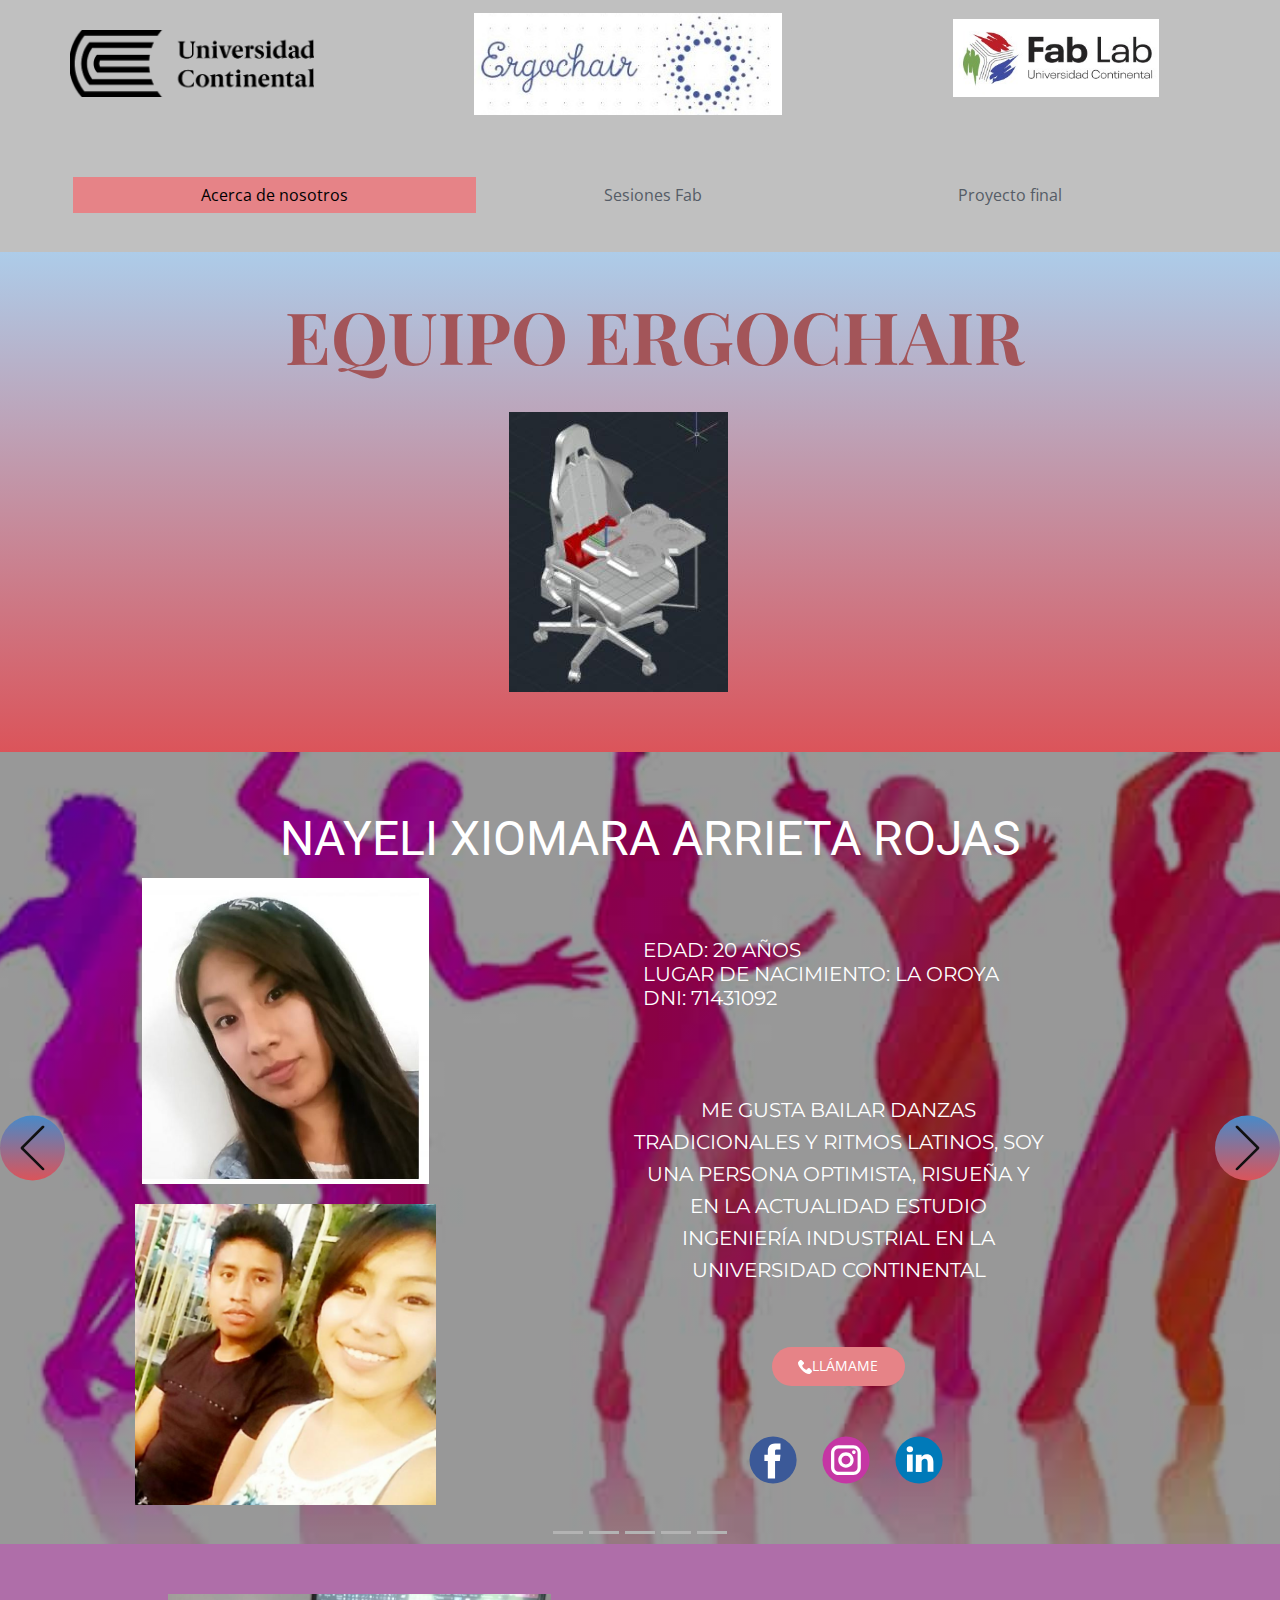
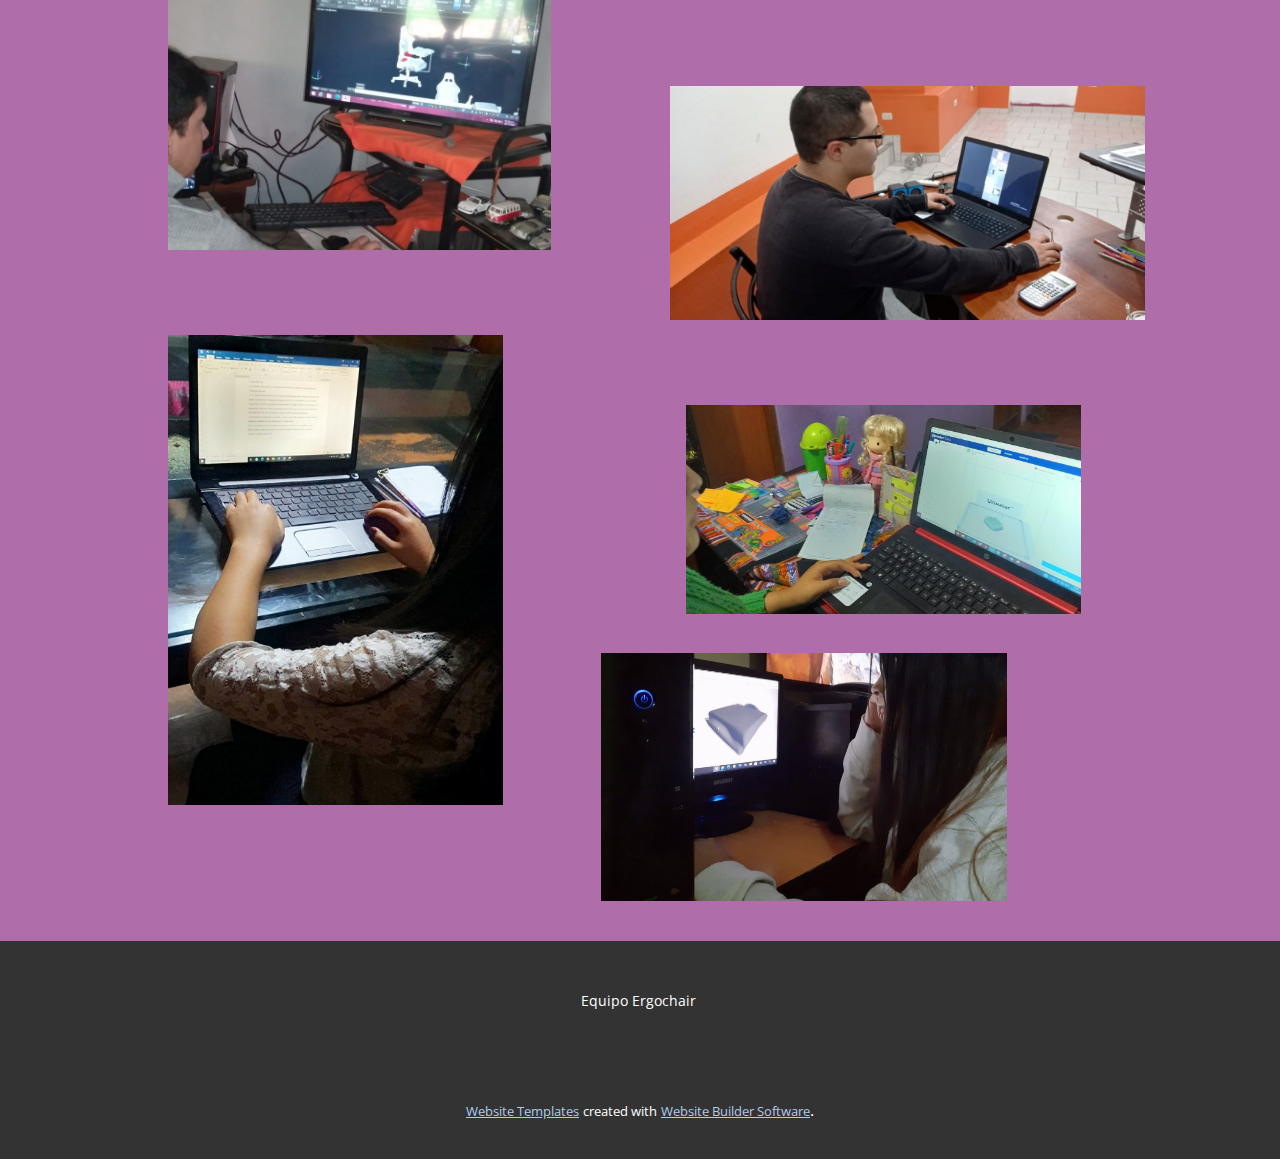
<file: Acerca-de-nosotros.html>
<!DOCTYPE html>
<html style="font-size: 16px;">
  <head>
    <meta name="viewport" content="width=device-width, initial-scale=1.0">
    <meta charset="utf-8">
    <meta name="keywords" content="EQUIPO ERGOCHAIR">
    <meta name="description" content="">
    <meta name="page_type" content="np-template-header-footer-from-plugin">
    <title>Acerca de nosotros</title>
    <link rel="stylesheet" href="nicepage.css" media="screen">
<link rel="stylesheet" href="Acerca-de-nosotros.css" media="screen">
    <script class="u-script" type="text/javascript" src="jquery.js" defer=""></script>
    <script class="u-script" type="text/javascript" src="nicepage.js" defer=""></script>
    <meta name="generator" content="Nicepage 2.27.3, nicepage.com">
    
    
    
    
    
    <link id="u-theme-google-font" rel="stylesheet" href="https://fonts.googleapis.com/css?family=Roboto:100,100i,300,300i,400,400i,500,500i,700,700i,900,900i|Open+Sans:300,300i,400,400i,600,600i,700,700i,800,800i">
    <link id="u-page-google-font" rel="stylesheet" href="https://fonts.googleapis.com/css?family=Playfair+Display:400,400i,700,700i,900,900i|Montserrat:100,100i,200,200i,300,300i,400,400i,500,500i,600,600i,700,700i,800,800i,900,900i">
    
    
    
    
    <script type="application/ld+json">{
		"@context": "http://schema.org",
		"@type": "Organization",
		"name": "",
		"url": "index.html"
}</script>
    <meta property="og:title" content="Acerca de nosotros">
    <meta property="og:type" content="website">
    <meta name="theme-color" content="#478ac9">
    <link rel="canonical" href="index.html">
    <meta property="og:url" content="index.html">
  </head>
  <body class="u-body"><header class="u-align-left u-clearfix u-grey-25 u-header u-header" id="sec-959e"><div class="u-clearfix u-sheet u-sheet-1">
        <img src="images/logouniversidad.png" alt="" class="u-image u-image-default u-image-1" data-image-width="512" data-image-height="139">
        <img src="images/logo1.jpg" alt="" class="u-image u-image-default u-image-2" data-image-width="332" data-image-height="150">
        <img src="images/logofablab.jpg" alt="" class="u-image u-image-default u-image-3" data-image-width="308" data-image-height="145">
        <nav class="u-menu u-menu-dropdown u-offcanvas u-menu-1" data-responsive-from="LG">
          <div class="menu-collapse" style="font-size: 1rem; letter-spacing: 0;">
            <a class="u-active-palette-2-light-1 u-button-style u-custom-left-right-menu-spacing u-custom-padding-bottom u-custom-top-bottom-menu-spacing u-hover-palette-2-light-2 u-nav-link u-text-active-black u-text-hover-palette-2-base u-text-palette-5-dark-2" href="#">
              <svg><use xmlns:xlink="http://www.w3.org/1999/xlink" xlink:href="#menu-hamburger"></use></svg>
              <svg version="1.1" xmlns="http://www.w3.org/2000/svg" xmlns:xlink="http://www.w3.org/1999/xlink"><defs><symbol id="menu-hamburger" viewBox="0 0 16 16" style="width: 16px; height: 16px;"><rect y="1" width="16" height="2"></rect><rect y="7" width="16" height="2"></rect><rect y="13" width="16" height="2"></rect>
</symbol>
</defs></svg>
            </a>
          </div>
          <div class="u-custom-menu u-nav-container">
            <ul class="u-nav u-unstyled u-nav-1"><li class="u-nav-item"><a class="u-active-palette-2-light-1 u-button-style u-hover-palette-2-light-2 u-nav-link u-text-active-black u-text-hover-palette-2-base u-text-palette-5-dark-2" href="Acerca-de-nosotros.html" style="padding: 10px 128px;">Acerca de nosotros</a>
</li><li class="u-nav-item"><a class="u-active-palette-2-light-1 u-button-style u-hover-palette-2-light-2 u-nav-link u-text-active-black u-text-hover-palette-2-base u-text-palette-5-dark-2" href="Sesiones-Fab.html" style="padding: 10px 128px;">Sesiones Fab</a>
</li><li class="u-nav-item"><a class="u-active-palette-2-light-1 u-button-style u-hover-palette-2-light-2 u-nav-link u-text-active-black u-text-hover-palette-2-base u-text-palette-5-dark-2" href="Proyecto-final.html" style="padding: 10px 128px;">Proyecto final</a>
</li></ul>
          </div>
          <div class="u-custom-menu u-nav-container-collapse">
            <div class="u-black u-container-style u-inner-container-layout u-opacity u-opacity-95 u-sidenav">
              <div class="u-menu-close"></div>
              <ul class="u-align-center u-nav u-popupmenu-items u-unstyled u-nav-2"><li class="u-nav-item"><a class="u-button-style u-nav-link" href="Acerca-de-nosotros.html" style="padding: 10px 128px;">Acerca de nosotros</a>
</li><li class="u-nav-item"><a class="u-button-style u-nav-link" href="Sesiones-Fab.html" style="padding: 10px 128px;">Sesiones Fab</a>
</li><li class="u-nav-item"><a class="u-button-style u-nav-link" href="Proyecto-final.html" style="padding: 10px 128px;">Proyecto final</a>
</li></ul>
            </div>
            <div class="u-black u-menu-overlay u-opacity u-opacity-70"></div>
          </div>
        </nav>
      </div></header>
    <section class="u-clearfix u-gradient u-section-1" id="sec-eb61">
      <div class="u-clearfix u-sheet u-sheet-1">
        <h1 class="u-custom-font u-font-playfair-display u-text u-text-default u-text-palette-2-dark-1 u-title u-text-1">EQUIPO ERGOCHAIR</h1>
        <img src="images/ERGOCHAIRSILA.JPG" alt="" class="u-image u-image-default u-image-1" data-image-width="219" data-image-height="280">
      </div>
    </section>
    <section id="carousel_220d" class="u-carousel u-slide u-block-1166-1" data-u-ride="carousel" data-interval="5000">
      <ol class="u-absolute-hcenter u-carousel-indicators u-block-1166-2">
        <li data-u-target="#carousel_220d" data-u-slide-to="0" class="u-active u-grey-30"></li>
        <li data-u-target="#carousel_220d" data-u-slide-to="1" class="u-grey-30"></li>
        <li data-u-target="#carousel_220d" class="u-grey-30" data-u-slide-to="2"></li>
        <li data-u-target="#carousel_220d" class="u-grey-30" data-u-slide-to="3"></li>
        <li data-u-target="#carousel_220d" class="u-grey-30" data-u-slide-to="4"></li>
      </ol>
      <div class="u-carousel-inner" role="listbox">
        <div class="u-active u-align-center u-carousel-item u-clearfix u-image u-shading u-section-2-1" src="">
          <div class="u-clearfix u-sheet u-sheet-1">
            <h1 class="u-text u-text-default u-title u-text-1">NAYELI XIOMARA ARRIETA ROJAS</h1>
            <h3 class="u-align-left u-custom-font u-font-montserrat u-text u-text-2">EDAD: 20 AÑOS<br>LUGAR DE NACIMIENTO: LA OROYA<br>DNI: 71431092<br>
              <br>
            </h3>
            <p class="u-custom-font u-font-montserrat u-large-text u-text u-text-variant u-text-3">Me gusta bailar danzas tradicionales y ritmos latinos, soy una persona optimista, risueña y en la actualidad estudio Ingeniería Industrial en la Universidad Continental</p>
            <img src="images/naye.JPG" alt="" class="u-image u-image-default u-image-1" data-image-width="555" data-image-height="591">
            <a href="tel:+51941640168" class="u-btn u-btn-round u-button-style u-hover-palette-4-base u-palette-2-light-1 u-radius-50 u-btn-1"><span class="u-icon"><svg xmlns="http://www.w3.org/2000/svg" xmlns:xlink="http://www.w3.org/1999/xlink" version="1.1" xml:space="preserve" class="u-svg-content" viewBox="0 0 513.64 513.64" x="0px" y="0px" style="width: 1em; height: 1em;"><path d="M499.66,376.96l-71.68-71.68c-25.6-25.6-69.12-15.359-79.36,17.92c-7.68,23.041-33.28,35.841-56.32,30.72 c-51.2-12.8-120.32-79.36-133.12-133.12c-7.68-23.041,7.68-48.641,30.72-56.32c33.28-10.24,43.52-53.76,17.92-79.36l-71.68-71.68 c-20.48-17.92-51.2-17.92-69.12,0l-48.64,48.64c-48.64,51.2,5.12,186.88,125.44,307.2c120.32,120.32,256,176.641,307.2,125.44 l48.64-48.64C517.581,425.6,517.581,394.88,499.66,376.96z"></path></svg><img></span>Llámame
            </a>
            <img src="images/pp.jpg" alt="" class="u-image u-image-default u-image-2" data-image-width="618" data-image-height="618">
            <div class="u-align-left u-social-icons u-spacing-25 u-text-palette-5-base u-social-icons-1" data-animation-name="rubberBand" data-animation-duration="1000" data-animation-delay="0" data-animation-direction="">
              <a class="u-social-url" target="_blank" href="https://web.facebook.com/nayelixiomara.arrietarojas"><span class="u-icon u-icon-circle u-social-facebook u-social-type-color u-icon-2"><svg class="u-svg-link" preserveAspectRatio="xMidYMin slice" viewBox="0 0 112 112" style=""><use xmlns:xlink="http://www.w3.org/1999/xlink" xlink:href="#svg-a60a"></use></svg><svg xmlns="http://www.w3.org/2000/svg" xmlns:xlink="http://www.w3.org/1999/xlink" version="1.1" xml:space="preserve" class="u-svg-content" viewBox="0 0 112 112" x="0px" y="0px" id="svg-a60a" style="color: rgb(59, 89, 152);"><circle fill="currentColor" cx="56.1" cy="56.1" r="55"></circle><path fill="#FFFFFF" d="M73.5,31.6h-9.1c-1.4,0-3.6,0.8-3.6,3.9v8.5h12.6L72,58.3H60.8v40.8H43.9V58.3h-8V43.9h8v-9.2
            c0-6.7,3.1-17,17-17h12.5v13.9H73.5z"></path></svg></span>
              </a>
              <a class="u-social-url" target="_blank" href="https://www.instagram.com/Nayeli%20Arrieta"><span class="u-icon u-icon-circle u-social-instagram u-social-type-color u-icon-3"><svg class="u-svg-link" preserveAspectRatio="xMidYMin slice" viewBox="0 0 112 112" style=""><use xmlns:xlink="http://www.w3.org/1999/xlink" xlink:href="#svg-fd7d"></use></svg><svg xmlns="http://www.w3.org/2000/svg" xmlns:xlink="http://www.w3.org/1999/xlink" version="1.1" xml:space="preserve" class="u-svg-content" viewBox="0 0 112 112" x="0px" y="0px" id="svg-fd7d" style="color: rgb(197, 54, 164);"><circle fill="currentColor" cx="56.1" cy="56.1" r="55"></circle><path fill="#FFFFFF" d="M55.9,38.2c-9.9,0-17.9,8-17.9,17.9C38,66,46,74,55.9,74c9.9,0,17.9-8,17.9-17.9C73.8,46.2,65.8,38.2,55.9,38.2
            z M55.9,66.4c-5.7,0-10.3-4.6-10.3-10.3c-0.1-5.7,4.6-10.3,10.3-10.3c5.7,0,10.3,4.6,10.3,10.3C66.2,61.8,61.6,66.4,55.9,66.4z"></path><path fill="#FFFFFF" d="M74.3,33.5c-2.3,0-4.2,1.9-4.2,4.2s1.9,4.2,4.2,4.2s4.2-1.9,4.2-4.2S76.6,33.5,74.3,33.5z"></path><path fill="#FFFFFF" d="M73.1,21.3H38.6c-9.7,0-17.5,7.9-17.5,17.5v34.5c0,9.7,7.9,17.6,17.5,17.6h34.5c9.7,0,17.5-7.9,17.5-17.5V38.8
            C90.6,29.1,82.7,21.3,73.1,21.3z M83,73.3c0,5.5-4.5,9.9-9.9,9.9H38.6c-5.5,0-9.9-4.5-9.9-9.9V38.8c0-5.5,4.5-9.9,9.9-9.9h34.5
            c5.5,0,9.9,4.5,9.9,9.9V73.3z"></path></svg></span>
              </a>
              <a class="u-social-url" target="_blank" href="https://linkedin.com/in/%23Nayeli%20Arrieta"><span class="u-icon u-icon-circle u-social-linkedin u-social-type-color u-icon-4"><svg class="u-svg-link" preserveAspectRatio="xMidYMin slice" viewBox="0 0 112 112" style=""><use xmlns:xlink="http://www.w3.org/1999/xlink" xlink:href="#svg-0cd3"></use></svg><svg xmlns="http://www.w3.org/2000/svg" xmlns:xlink="http://www.w3.org/1999/xlink" version="1.1" xml:space="preserve" class="u-svg-content" viewBox="0 0 112 112" x="0px" y="0px" id="svg-0cd3" style="color: rgb(0, 122, 185);"><circle fill="currentColor" cx="56.1" cy="56.1" r="55"></circle><path fill="#FFFFFF" d="M41.3,83.7H27.9V43.4h13.4V83.7z M34.6,37.9L34.6,37.9c-4.6,0-7.5-3.1-7.5-7c0-4,3-7,7.6-7s7.4,3,7.5,7
            C42.2,34.8,39.2,37.9,34.6,37.9z M89.6,83.7H76.2V62.2c0-5.4-1.9-9.1-6.8-9.1c-3.7,0-5.9,2.5-6.9,4.9c-0.4,0.9-0.4,2.1-0.4,3.3v22.5
            H48.7c0,0,0.2-36.5,0-40.3h13.4v5.7c1.8-2.7,5-6.7,12.1-6.7c8.8,0,15.4,5.8,15.4,18.1V83.7z"></path></svg></span>
              </a>
            </div>
          </div>
        </div>
        <div class="u-align-center u-carousel-item u-clearfix u-image u-shading u-section-2-2" src="">
          <div class="u-clearfix u-sheet u-sheet-1">
            <h1 class="u-text u-text-default u-title u-text-1">DANA GARLET ARAUCO QUISPIALAYA</h1>
            <p class="u-large-text u-text u-text-variant u-text-2">Soy una persona muy responsable y comprometida con todo lo que hago.Me gusta salir a pasear con mis amigos y siempre estoy alegre porque me gusta ver sonreir a las demas personas</p>
            <img src="images/dana.JPG" alt="" class="u-image u-image-default u-image-1" data-image-width="557" data-image-height="548">
            <h3 class="u-custom-font u-font-montserrat u-text u-text-default u-text-3">EDAD: 20 AÑOS<br>LUGAR DE NACIMIENTO: EL TAMBO<br>DNI: 74089578<br>
              <br>
            </h3>
            <a href="tel:+51971337145" class="u-btn u-btn-round u-button-style u-hover-black u-palette-2-light-1 u-radius-50 u-btn-1"><span class="u-icon"><svg xmlns="http://www.w3.org/2000/svg" xmlns:xlink="http://www.w3.org/1999/xlink" version="1.1" xml:space="preserve" class="u-svg-content" viewBox="0 0 513.64 513.64" x="0px" y="0px" style="width: 1em; height: 1em;"><path d="M499.66,376.96l-71.68-71.68c-25.6-25.6-69.12-15.359-79.36,17.92c-7.68,23.041-33.28,35.841-56.32,30.72 c-51.2-12.8-120.32-79.36-133.12-133.12c-7.68-23.041,7.68-48.641,30.72-56.32c33.28-10.24,43.52-53.76,17.92-79.36l-71.68-71.68 c-20.48-17.92-51.2-17.92-69.12,0l-48.64,48.64c-48.64,51.2,5.12,186.88,125.44,307.2c120.32,120.32,256,176.641,307.2,125.44 l48.64-48.64C517.581,425.6,517.581,394.88,499.66,376.96z"></path></svg><img></span>Llámame
            </a>
            <div class="u-align-left u-social-icons u-spacing-25 u-text-palette-5-base u-social-icons-1" data-animation-name="bounceIn" data-animation-duration="1000" data-animation-delay="0" data-animation-direction="Down">
              <a class="u-social-url" target="_blank" href="https://facebook.com/Dana%20Arauco"><span class="u-icon u-icon-circle u-social-facebook u-social-type-color u-icon-2"><svg class="u-svg-link" preserveAspectRatio="xMidYMin slice" viewBox="0 0 112 112" style=""><use xmlns:xlink="http://www.w3.org/1999/xlink" xlink:href="#svg-c03c"></use></svg><svg xmlns="http://www.w3.org/2000/svg" xmlns:xlink="http://www.w3.org/1999/xlink" version="1.1" xml:space="preserve" class="u-svg-content" viewBox="0 0 112 112" x="0px" y="0px" id="svg-c03c" style="color: rgb(59, 89, 152);"><circle fill="currentColor" cx="56.1" cy="56.1" r="55"></circle><path fill="#FFFFFF" d="M73.5,31.6h-9.1c-1.4,0-3.6,0.8-3.6,3.9v8.5h12.6L72,58.3H60.8v40.8H43.9V58.3h-8V43.9h8v-9.2
            c0-6.7,3.1-17,17-17h12.5v13.9H73.5z"></path></svg></span>
              </a>
              <a class="u-social-url" target="_blank" href="https://www.instagram.com/Danagarlet"><span class="u-icon u-icon-circle u-social-instagram u-social-type-color u-icon-3"><svg class="u-svg-link" preserveAspectRatio="xMidYMin slice" viewBox="0 0 112 112" style=""><use xmlns:xlink="http://www.w3.org/1999/xlink" xlink:href="#svg-fbd0"></use></svg><svg xmlns="http://www.w3.org/2000/svg" xmlns:xlink="http://www.w3.org/1999/xlink" version="1.1" xml:space="preserve" class="u-svg-content" viewBox="0 0 112 112" x="0px" y="0px" id="svg-fbd0" style="color: rgb(197, 54, 164);"><circle fill="currentColor" cx="56.1" cy="56.1" r="55"></circle><path fill="#FFFFFF" d="M55.9,38.2c-9.9,0-17.9,8-17.9,17.9C38,66,46,74,55.9,74c9.9,0,17.9-8,17.9-17.9C73.8,46.2,65.8,38.2,55.9,38.2
            z M55.9,66.4c-5.7,0-10.3-4.6-10.3-10.3c-0.1-5.7,4.6-10.3,10.3-10.3c5.7,0,10.3,4.6,10.3,10.3C66.2,61.8,61.6,66.4,55.9,66.4z"></path><path fill="#FFFFFF" d="M74.3,33.5c-2.3,0-4.2,1.9-4.2,4.2s1.9,4.2,4.2,4.2s4.2-1.9,4.2-4.2S76.6,33.5,74.3,33.5z"></path><path fill="#FFFFFF" d="M73.1,21.3H38.6c-9.7,0-17.5,7.9-17.5,17.5v34.5c0,9.7,7.9,17.6,17.5,17.6h34.5c9.7,0,17.5-7.9,17.5-17.5V38.8
            C90.6,29.1,82.7,21.3,73.1,21.3z M83,73.3c0,5.5-4.5,9.9-9.9,9.9H38.6c-5.5,0-9.9-4.5-9.9-9.9V38.8c0-5.5,4.5-9.9,9.9-9.9h34.5
            c5.5,0,9.9,4.5,9.9,9.9V73.3z"></path></svg></span>
              </a>
              <a class="u-social-url" target="_blank" href="https://linkedin.com/in/%23Dana%20Arauco%20Quispialaya"><span class="u-icon u-icon-circle u-social-linkedin u-social-type-color u-icon-4"><svg class="u-svg-link" preserveAspectRatio="xMidYMin slice" viewBox="0 0 112 112" style=""><use xmlns:xlink="http://www.w3.org/1999/xlink" xlink:href="#svg-f19f"></use></svg><svg xmlns="http://www.w3.org/2000/svg" xmlns:xlink="http://www.w3.org/1999/xlink" version="1.1" xml:space="preserve" class="u-svg-content" viewBox="0 0 112 112" x="0px" y="0px" id="svg-f19f" style="color: rgb(0, 122, 185);"><circle fill="currentColor" cx="56.1" cy="56.1" r="55"></circle><path fill="#FFFFFF" d="M41.3,83.7H27.9V43.4h13.4V83.7z M34.6,37.9L34.6,37.9c-4.6,0-7.5-3.1-7.5-7c0-4,3-7,7.6-7s7.4,3,7.5,7
            C42.2,34.8,39.2,37.9,34.6,37.9z M89.6,83.7H76.2V62.2c0-5.4-1.9-9.1-6.8-9.1c-3.7,0-5.9,2.5-6.9,4.9c-0.4,0.9-0.4,2.1-0.4,3.3v22.5
            H48.7c0,0,0.2-36.5,0-40.3h13.4v5.7c1.8-2.7,5-6.7,12.1-6.7c8.8,0,15.4,5.8,15.4,18.1V83.7z"></path></svg></span>
              </a>
            </div>
          </div>
        </div>
        <div class="u-align-center u-carousel-item u-clearfix u-image u-shading u-section-2-3" src="">
          <div class="u-clearfix u-sheet u-sheet-1">
            <h1 class="u-text u-text-default u-title u-text-1">KELLY LIZBETH CURI PIANTO</h1>
            <p class="u-large-text u-text u-text-variant u-text-2">En mis tiempos libres me gusta ver películas con mis mejores amigos, soy muy paciente por lo que ayudo a mantener la calma en situaciones difíciles. Me considero una persona de fácil trato y respetuosa, también soy muy optimista y siempre establezco nexos cordiales con las personas de mi entorno, estudio Ingeniería Industrial ya que es una carrera que me ayuda a mejorar mis habilidades.</p>
            <img src="images/kellly.JPG" alt="" class="u-image u-image-default u-image-1" data-image-width="560" data-image-height="555">
            <h3 class="u-align-left u-custom-font u-font-montserrat u-text u-text-default u-text-3">EDAD: 20 AÑOS<br>LUGAR DE NACIMIENTO: HUANCAYO<br>DNI: 75492003<br>
              <br>
            </h3>
            <img src="images/pp1.jpg" alt="" class="u-image u-image-default u-image-2" data-image-width="575" data-image-height="575">
            <a href="tel:+51933849503" class="u-btn u-btn-round u-button-style u-hover-palette-2-light-1 u-palette-1-dark-1 u-radius-50 u-btn-1"><span class="u-icon"><svg xmlns="http://www.w3.org/2000/svg" xmlns:xlink="http://www.w3.org/1999/xlink" version="1.1" xml:space="preserve" class="u-svg-content" viewBox="0 0 513.64 513.64" x="0px" y="0px" style="width: 1em; height: 1em;"><path d="M499.66,376.96l-71.68-71.68c-25.6-25.6-69.12-15.359-79.36,17.92c-7.68,23.041-33.28,35.841-56.32,30.72 c-51.2-12.8-120.32-79.36-133.12-133.12c-7.68-23.041,7.68-48.641,30.72-56.32c33.28-10.24,43.52-53.76,17.92-79.36l-71.68-71.68 c-20.48-17.92-51.2-17.92-69.12,0l-48.64,48.64c-48.64,51.2,5.12,186.88,125.44,307.2c120.32,120.32,256,176.641,307.2,125.44 l48.64-48.64C517.581,425.6,517.581,394.88,499.66,376.96z"></path></svg><img></span>Llámame
            </a>
            <div class="u-align-left u-social-icons u-spacing-25 u-text-palette-5-base u-social-icons-1" data-animation-name="hinge" data-animation-duration="1000" data-animation-delay="0" data-animation-direction="">
              <a class="u-social-url" target="_blank" href="https://facebook.com/Kelly%20Curi%20Pianto"><span class="u-icon u-icon-circle u-social-facebook u-social-type-color u-icon-2"><svg class="u-svg-link" preserveAspectRatio="xMidYMin slice" viewBox="0 0 112 112" style=""><use xmlns:xlink="http://www.w3.org/1999/xlink" xlink:href="#svg-f4d0"></use></svg><svg xmlns="http://www.w3.org/2000/svg" xmlns:xlink="http://www.w3.org/1999/xlink" version="1.1" xml:space="preserve" class="u-svg-content" viewBox="0 0 112 112" x="0px" y="0px" id="svg-f4d0" style="color: rgb(59, 89, 152);"><circle fill="currentColor" cx="56.1" cy="56.1" r="55"></circle><path fill="#FFFFFF" d="M73.5,31.6h-9.1c-1.4,0-3.6,0.8-3.6,3.9v8.5h12.6L72,58.3H60.8v40.8H43.9V58.3h-8V43.9h8v-9.2
            c0-6.7,3.1-17,17-17h12.5v13.9H73.5z"></path></svg></span>
              </a>
              <a class="u-social-url" target="_blank" href="https://www.instagram.com/Kelly%20Curi%20Pianto"><span class="u-icon u-icon-circle u-social-instagram u-social-type-color u-icon-3"><svg class="u-svg-link" preserveAspectRatio="xMidYMin slice" viewBox="0 0 112 112" style=""><use xmlns:xlink="http://www.w3.org/1999/xlink" xlink:href="#svg-ddd0"></use></svg><svg xmlns="http://www.w3.org/2000/svg" xmlns:xlink="http://www.w3.org/1999/xlink" version="1.1" xml:space="preserve" class="u-svg-content" viewBox="0 0 112 112" x="0px" y="0px" id="svg-ddd0" style="color: rgb(197, 54, 164);"><circle fill="currentColor" cx="56.1" cy="56.1" r="55"></circle><path fill="#FFFFFF" d="M55.9,38.2c-9.9,0-17.9,8-17.9,17.9C38,66,46,74,55.9,74c9.9,0,17.9-8,17.9-17.9C73.8,46.2,65.8,38.2,55.9,38.2
            z M55.9,66.4c-5.7,0-10.3-4.6-10.3-10.3c-0.1-5.7,4.6-10.3,10.3-10.3c5.7,0,10.3,4.6,10.3,10.3C66.2,61.8,61.6,66.4,55.9,66.4z"></path><path fill="#FFFFFF" d="M74.3,33.5c-2.3,0-4.2,1.9-4.2,4.2s1.9,4.2,4.2,4.2s4.2-1.9,4.2-4.2S76.6,33.5,74.3,33.5z"></path><path fill="#FFFFFF" d="M73.1,21.3H38.6c-9.7,0-17.5,7.9-17.5,17.5v34.5c0,9.7,7.9,17.6,17.5,17.6h34.5c9.7,0,17.5-7.9,17.5-17.5V38.8
            C90.6,29.1,82.7,21.3,73.1,21.3z M83,73.3c0,5.5-4.5,9.9-9.9,9.9H38.6c-5.5,0-9.9-4.5-9.9-9.9V38.8c0-5.5,4.5-9.9,9.9-9.9h34.5
            c5.5,0,9.9,4.5,9.9,9.9V73.3z"></path></svg></span>
              </a>
              <a class="u-social-url" target="_blank" href="https://linkedin.com/in/%23Kelly%20Curi%20Pianto"><span class="u-icon u-icon-circle u-social-linkedin u-social-type-color u-icon-4"><svg class="u-svg-link" preserveAspectRatio="xMidYMin slice" viewBox="0 0 112 112" style=""><use xmlns:xlink="http://www.w3.org/1999/xlink" xlink:href="#svg-7c82"></use></svg><svg xmlns="http://www.w3.org/2000/svg" xmlns:xlink="http://www.w3.org/1999/xlink" version="1.1" xml:space="preserve" class="u-svg-content" viewBox="0 0 112 112" x="0px" y="0px" id="svg-7c82" style="color: rgb(0, 122, 185);"><circle fill="currentColor" cx="56.1" cy="56.1" r="55"></circle><path fill="#FFFFFF" d="M41.3,83.7H27.9V43.4h13.4V83.7z M34.6,37.9L34.6,37.9c-4.6,0-7.5-3.1-7.5-7c0-4,3-7,7.6-7s7.4,3,7.5,7
            C42.2,34.8,39.2,37.9,34.6,37.9z M89.6,83.7H76.2V62.2c0-5.4-1.9-9.1-6.8-9.1c-3.7,0-5.9,2.5-6.9,4.9c-0.4,0.9-0.4,2.1-0.4,3.3v22.5
            H48.7c0,0,0.2-36.5,0-40.3h13.4v5.7c1.8-2.7,5-6.7,12.1-6.7c8.8,0,15.4,5.8,15.4,18.1V83.7z"></path></svg></span>
              </a>
            </div>
          </div>
        </div>
        <div class="u-align-center u-carousel-item u-clearfix u-image u-shading u-section-2-4" src="">
          <div class="u-clearfix u-sheet u-sheet-1">
            <h1 class="u-text u-text-default u-title u-text-1">POOL DAVIS ESPINOZA RIMARI</h1>
            <h3 class="u-custom-font u-font-montserrat u-text u-text-default u-text-2">EDAD: 28 AÑOS<br>LUGAR DE NACIMIENTO: AREQUIPA<br>DNI: 44825951<br>
              <br>
            </h3>
            <p class="u-large-text u-text u-text-variant u-text-3">Me gusta escuchar música, jugar futbol, videos juegos. Demasiado sincero, reservado. Estudio Ingeniería Industrial (segunda carrera). me gusta ponerme y alcanzar nuevas metas.</p>
            <img src="images/pool.JPG" alt="" class="u-image u-image-default u-image-1" data-image-width="459" data-image-height="451">
            <a href="tel:+51985037907" class="u-btn u-btn-round u-button-style u-hover-palette-4-light-3 u-palette-4-dark-1 u-radius-50 u-btn-1"><span class="u-icon"><svg xmlns="http://www.w3.org/2000/svg" xmlns:xlink="http://www.w3.org/1999/xlink" version="1.1" xml:space="preserve" class="u-svg-content" viewBox="0 0 513.64 513.64" x="0px" y="0px" style="width: 1em; height: 1em;"><path d="M499.66,376.96l-71.68-71.68c-25.6-25.6-69.12-15.359-79.36,17.92c-7.68,23.041-33.28,35.841-56.32,30.72 c-51.2-12.8-120.32-79.36-133.12-133.12c-7.68-23.041,7.68-48.641,30.72-56.32c33.28-10.24,43.52-53.76,17.92-79.36l-71.68-71.68 c-20.48-17.92-51.2-17.92-69.12,0l-48.64,48.64c-48.64,51.2,5.12,186.88,125.44,307.2c120.32,120.32,256,176.641,307.2,125.44 l48.64-48.64C517.581,425.6,517.581,394.88,499.66,376.96z"></path></svg><img></span>Llámame
            </a>
            <div class="u-align-left u-social-icons u-spacing-25 u-text-palette-5-base u-social-icons-1" data-animation-name="flash" data-animation-duration="1000" data-animation-delay="0" data-animation-direction="">
              <a class="u-social-url" target="_blank" href="https://facebook.com/Pool%20Espinoza%20Rimari"><span class="u-icon u-icon-circle u-social-facebook u-social-type-color u-icon-2"><svg class="u-svg-link" preserveAspectRatio="xMidYMin slice" viewBox="0 0 112 112" style=""><use xmlns:xlink="http://www.w3.org/1999/xlink" xlink:href="#svg-11e3"></use></svg><svg xmlns="http://www.w3.org/2000/svg" xmlns:xlink="http://www.w3.org/1999/xlink" version="1.1" xml:space="preserve" class="u-svg-content" viewBox="0 0 112 112" x="0px" y="0px" id="svg-11e3" style="color: rgb(59, 89, 152);"><circle fill="currentColor" cx="56.1" cy="56.1" r="55"></circle><path fill="#FFFFFF" d="M73.5,31.6h-9.1c-1.4,0-3.6,0.8-3.6,3.9v8.5h12.6L72,58.3H60.8v40.8H43.9V58.3h-8V43.9h8v-9.2
            c0-6.7,3.1-17,17-17h12.5v13.9H73.5z"></path></svg></span>
              </a>
              <a class="u-social-url" target="_blank" href="https://www.instagram.com/Pool%20Espinoza%20Rimari"><span class="u-icon u-icon-circle u-social-instagram u-social-type-color u-icon-3"><svg class="u-svg-link" preserveAspectRatio="xMidYMin slice" viewBox="0 0 112 112" style=""><use xmlns:xlink="http://www.w3.org/1999/xlink" xlink:href="#svg-2b31"></use></svg><svg xmlns="http://www.w3.org/2000/svg" xmlns:xlink="http://www.w3.org/1999/xlink" version="1.1" xml:space="preserve" class="u-svg-content" viewBox="0 0 112 112" x="0px" y="0px" id="svg-2b31" style="color: rgb(197, 54, 164);"><circle fill="currentColor" cx="56.1" cy="56.1" r="55"></circle><path fill="#FFFFFF" d="M55.9,38.2c-9.9,0-17.9,8-17.9,17.9C38,66,46,74,55.9,74c9.9,0,17.9-8,17.9-17.9C73.8,46.2,65.8,38.2,55.9,38.2
            z M55.9,66.4c-5.7,0-10.3-4.6-10.3-10.3c-0.1-5.7,4.6-10.3,10.3-10.3c5.7,0,10.3,4.6,10.3,10.3C66.2,61.8,61.6,66.4,55.9,66.4z"></path><path fill="#FFFFFF" d="M74.3,33.5c-2.3,0-4.2,1.9-4.2,4.2s1.9,4.2,4.2,4.2s4.2-1.9,4.2-4.2S76.6,33.5,74.3,33.5z"></path><path fill="#FFFFFF" d="M73.1,21.3H38.6c-9.7,0-17.5,7.9-17.5,17.5v34.5c0,9.7,7.9,17.6,17.5,17.6h34.5c9.7,0,17.5-7.9,17.5-17.5V38.8
            C90.6,29.1,82.7,21.3,73.1,21.3z M83,73.3c0,5.5-4.5,9.9-9.9,9.9H38.6c-5.5,0-9.9-4.5-9.9-9.9V38.8c0-5.5,4.5-9.9,9.9-9.9h34.5
            c5.5,0,9.9,4.5,9.9,9.9V73.3z"></path></svg></span>
              </a>
              <a class="u-social-url" target="_blank" href="https://linkedin.com/in/%23Pool%20Espinoza%20Rimari"><span class="u-icon u-icon-circle u-social-linkedin u-social-type-color u-icon-4"><svg class="u-svg-link" preserveAspectRatio="xMidYMin slice" viewBox="0 0 112 112" style=""><use xmlns:xlink="http://www.w3.org/1999/xlink" xlink:href="#svg-8166"></use></svg><svg xmlns="http://www.w3.org/2000/svg" xmlns:xlink="http://www.w3.org/1999/xlink" version="1.1" xml:space="preserve" class="u-svg-content" viewBox="0 0 112 112" x="0px" y="0px" id="svg-8166" style="color: rgb(0, 122, 185);"><circle fill="currentColor" cx="56.1" cy="56.1" r="55"></circle><path fill="#FFFFFF" d="M41.3,83.7H27.9V43.4h13.4V83.7z M34.6,37.9L34.6,37.9c-4.6,0-7.5-3.1-7.5-7c0-4,3-7,7.6-7s7.4,3,7.5,7
            C42.2,34.8,39.2,37.9,34.6,37.9z M89.6,83.7H76.2V62.2c0-5.4-1.9-9.1-6.8-9.1c-3.7,0-5.9,2.5-6.9,4.9c-0.4,0.9-0.4,2.1-0.4,3.3v22.5
            H48.7c0,0,0.2-36.5,0-40.3h13.4v5.7c1.8-2.7,5-6.7,12.1-6.7c8.8,0,15.4,5.8,15.4,18.1V83.7z"></path></svg></span>
              </a>
            </div>
          </div>
        </div>
        <div class="u-align-center u-carousel-item u-clearfix u-image u-shading u-section-2-5" src="">
          <div class="u-clearfix u-sheet u-sheet-1">
            <h1 class="u-text u-text-default u-title u-text-1">LEO DANIEL SPATZ CARRERA</h1>
            <p class="u-large-text u-text u-text-variant u-text-2">Me gusta escuchar música y jugar videojuegos xd, tengo empatia y un pensamiento crítico y analítico. Soy de Ayacucho, amo la carrera de ingeniería industrial y me gusta aprender nuevas cosas cada día.</p>
            <img src="images/leo.JPG" alt="" class="u-image u-image-default u-image-1" data-image-width="560" data-image-height="557">
            <h3 class="u-custom-font u-font-montserrat u-text u-text-default u-text-3">EDAD: 20 AÑOS<br>LUGAR DE NACIMIENTO: AREQUIPA<br>DNI: 73385374<br>
              <br>
            </h3>
            <a href="tel:+51928613492" class="u-border-0 u-btn u-btn-round u-button-style u-hover-palette-4-base u-palette-2-light-1 u-radius-50 u-btn-1"><span class="u-icon"><svg xmlns="http://www.w3.org/2000/svg" xmlns:xlink="http://www.w3.org/1999/xlink" version="1.1" xml:space="preserve" class="u-svg-content" viewBox="0 0 513.64 513.64" x="0px" y="0px" style="width: 1em; height: 1em;"><path d="M499.66,376.96l-71.68-71.68c-25.6-25.6-69.12-15.359-79.36,17.92c-7.68,23.041-33.28,35.841-56.32,30.72 c-51.2-12.8-120.32-79.36-133.12-133.12c-7.68-23.041,7.68-48.641,30.72-56.32c33.28-10.24,43.52-53.76,17.92-79.36l-71.68-71.68 c-20.48-17.92-51.2-17.92-69.12,0l-48.64,48.64c-48.64,51.2,5.12,186.88,125.44,307.2c120.32,120.32,256,176.641,307.2,125.44 l48.64-48.64C517.581,425.6,517.581,394.88,499.66,376.96z"></path></svg><img></span>Llámame
            </a>
            <div class="u-align-left u-social-icons u-spacing-25 u-text-palette-5-base u-social-icons-1">
              <a class="u-social-url" target="_blank" href="https://facebook.com/Leo%20Spatz"><span class="u-icon u-icon-circle u-social-facebook u-social-type-color u-icon-2"><svg class="u-svg-link" preserveAspectRatio="xMidYMin slice" viewBox="0 0 112 112" style=""><use xmlns:xlink="http://www.w3.org/1999/xlink" xlink:href="#svg-540e"></use></svg><svg xmlns="http://www.w3.org/2000/svg" xmlns:xlink="http://www.w3.org/1999/xlink" version="1.1" xml:space="preserve" class="u-svg-content" viewBox="0 0 112 112" x="0px" y="0px" id="svg-540e" style="color: rgb(59, 89, 152);"><circle fill="currentColor" cx="56.1" cy="56.1" r="55"></circle><path fill="#FFFFFF" d="M73.5,31.6h-9.1c-1.4,0-3.6,0.8-3.6,3.9v8.5h12.6L72,58.3H60.8v40.8H43.9V58.3h-8V43.9h8v-9.2
            c0-6.7,3.1-17,17-17h12.5v13.9H73.5z"></path></svg></span>
              </a>
              <a class="u-social-url" target="_blank" href="https://www.instagram.com/Leo%20Spatz"><span class="u-icon u-icon-circle u-social-instagram u-social-type-color u-icon-3"><svg class="u-svg-link" preserveAspectRatio="xMidYMin slice" viewBox="0 0 112 112" style=""><use xmlns:xlink="http://www.w3.org/1999/xlink" xlink:href="#svg-eef6"></use></svg><svg xmlns="http://www.w3.org/2000/svg" xmlns:xlink="http://www.w3.org/1999/xlink" version="1.1" xml:space="preserve" class="u-svg-content" viewBox="0 0 112 112" x="0px" y="0px" id="svg-eef6" style="color: rgb(197, 54, 164);"><circle fill="currentColor" cx="56.1" cy="56.1" r="55"></circle><path fill="#FFFFFF" d="M55.9,38.2c-9.9,0-17.9,8-17.9,17.9C38,66,46,74,55.9,74c9.9,0,17.9-8,17.9-17.9C73.8,46.2,65.8,38.2,55.9,38.2
            z M55.9,66.4c-5.7,0-10.3-4.6-10.3-10.3c-0.1-5.7,4.6-10.3,10.3-10.3c5.7,0,10.3,4.6,10.3,10.3C66.2,61.8,61.6,66.4,55.9,66.4z"></path><path fill="#FFFFFF" d="M74.3,33.5c-2.3,0-4.2,1.9-4.2,4.2s1.9,4.2,4.2,4.2s4.2-1.9,4.2-4.2S76.6,33.5,74.3,33.5z"></path><path fill="#FFFFFF" d="M73.1,21.3H38.6c-9.7,0-17.5,7.9-17.5,17.5v34.5c0,9.7,7.9,17.6,17.5,17.6h34.5c9.7,0,17.5-7.9,17.5-17.5V38.8
            C90.6,29.1,82.7,21.3,73.1,21.3z M83,73.3c0,5.5-4.5,9.9-9.9,9.9H38.6c-5.5,0-9.9-4.5-9.9-9.9V38.8c0-5.5,4.5-9.9,9.9-9.9h34.5
            c5.5,0,9.9,4.5,9.9,9.9V73.3z"></path></svg></span>
              </a>
              <a class="u-social-url" target="_blank" href="https://linkedin.com/in/Leo%20Spatz"><span class="u-icon u-icon-circle u-social-linkedin u-social-type-color u-icon-4"><svg class="u-svg-link" preserveAspectRatio="xMidYMin slice" viewBox="0 0 112 112" style=""><use xmlns:xlink="http://www.w3.org/1999/xlink" xlink:href="#svg-19b5"></use></svg><svg xmlns="http://www.w3.org/2000/svg" xmlns:xlink="http://www.w3.org/1999/xlink" version="1.1" xml:space="preserve" class="u-svg-content" viewBox="0 0 112 112" x="0px" y="0px" id="svg-19b5" style="color: rgb(0, 122, 185);"><circle fill="currentColor" cx="56.1" cy="56.1" r="55"></circle><path fill="#FFFFFF" d="M41.3,83.7H27.9V43.4h13.4V83.7z M34.6,37.9L34.6,37.9c-4.6,0-7.5-3.1-7.5-7c0-4,3-7,7.6-7s7.4,3,7.5,7
            C42.2,34.8,39.2,37.9,34.6,37.9z M89.6,83.7H76.2V62.2c0-5.4-1.9-9.1-6.8-9.1c-3.7,0-5.9,2.5-6.9,4.9c-0.4,0.9-0.4,2.1-0.4,3.3v22.5
            H48.7c0,0,0.2-36.5,0-40.3h13.4v5.7c1.8-2.7,5-6.7,12.1-6.7c8.8,0,15.4,5.8,15.4,18.1V83.7z"></path></svg></span>
              </a>
            </div>
          </div>
        </div>
      </div>
      <a class="u-absolute-vcenter u-carousel-control u-carousel-control-prev u-gradient u-icon-circle u-spacing-10 u-text-hover-palette-2-dark-1 u-block-1166-3" href="#carousel_220d" role="button" data-u-slide="prev">
        <span aria-hidden="true">
          <svg viewBox="0 0 477.175 477.175"><path d="M145.188,238.575l215.5-215.5c5.3-5.3,5.3-13.8,0-19.1s-13.8-5.3-19.1,0l-225.1,225.1c-5.3,5.3-5.3,13.8,0,19.1l225.1,225
                    c2.6,2.6,6.1,4,9.5,4s6.9-1.3,9.5-4c5.3-5.3,5.3-13.8,0-19.1L145.188,238.575z"></path></svg>
        </span>
        <span class="sr-only">Previous</span>
      </a>
      <a class="u-absolute-vcenter u-carousel-control u-carousel-control-next u-gradient u-icon-circle u-spacing-10 u-text-hover-palette-2-dark-1 u-block-1166-4" href="#carousel_220d" role="button" data-u-slide="next">
        <span aria-hidden="true">
          <svg viewBox="0 0 477.175 477.175"><path d="M360.731,229.075l-225.1-225.1c-5.3-5.3-13.8-5.3-19.1,0s-5.3,13.8,0,19.1l215.5,215.5l-215.5,215.5
                    c-5.3,5.3-5.3,13.8,0,19.1c2.6,2.6,6.1,4,9.5,4c3.4,0,6.9-1.3,9.5-4l225.1-225.1C365.931,242.875,365.931,234.275,360.731,229.075z"></path></svg>
        </span>
        <span class="sr-only">Next</span>
      </a>
    </section>
    <section class="u-clearfix u-custom-color-20 u-section-3" id="sec-de90">
      <div class="u-clearfix u-sheet u-sheet-1">
        <img src="images/WhatsAppImage2020-11-19at12.16.24PM.jpeg" alt="" class="u-image u-image-default u-image-1" data-image-width="1600" data-image-height="1200">
        <img src="images/WhatsAppImage2020-11-17at8.02.22PM.jpeg" alt="" class="u-image u-image-default u-image-2" data-image-width="1280" data-image-height="590">
        <img src="images/WhatsAppImage2020-11-17at7.39.39PM.jpeg" alt="" class="u-image u-image-default u-image-3" data-image-width="912" data-image-height="1280">
        <img src="images/WhatsAppImage2020-11-17at9.01.06PM.jpeg" alt="" class="u-image u-image-default u-image-4" data-image-width="1273" data-image-height="765">
        <img src="images/WhatsAppImage2020-11-17at11.10.12PM.jpeg" alt="" class="u-image u-image-default u-image-5" data-image-width="1600" data-image-height="1066">
      </div>
    </section>
    
    
    <footer class="u-align-center u-clearfix u-footer u-grey-80 u-footer" id="sec-f648"><div class="u-clearfix u-sheet u-sheet-1">
        <p class="u-small-text u-text u-text-variant u-text-1">Equipo Ergochair&nbsp;</p>
      </div></footer>
    <section class="u-backlink u-clearfix u-grey-80">
      <a class="u-link" href="https://nicepage.com/website-templates" target="_blank">
        <span>Website Templates</span>
      </a>
      <p class="u-text">
        <span>created with</span>
      </p>
      <a class="u-link" href="https://nicepage.com/" target="_blank">
        <span>Website Builder Software</span>
      </a>. 
    </section>
  </body>
</html>
</file>
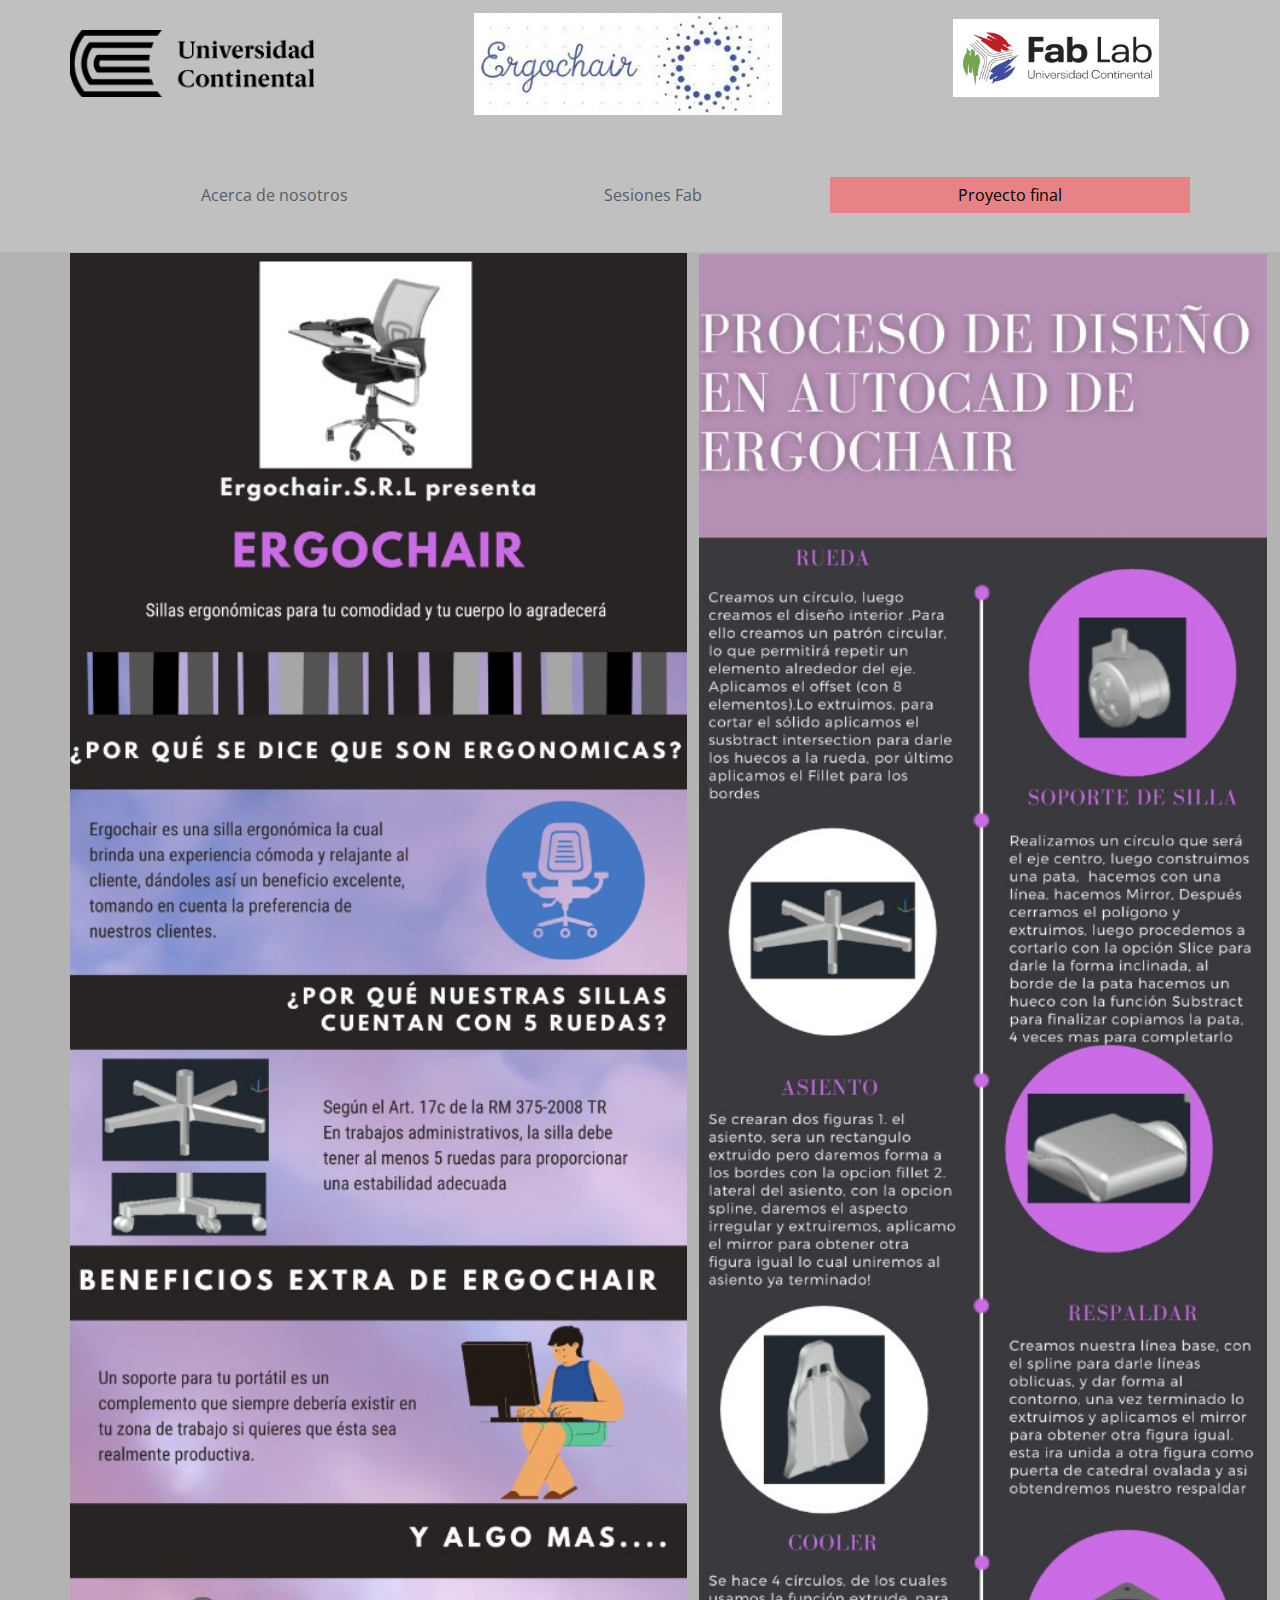
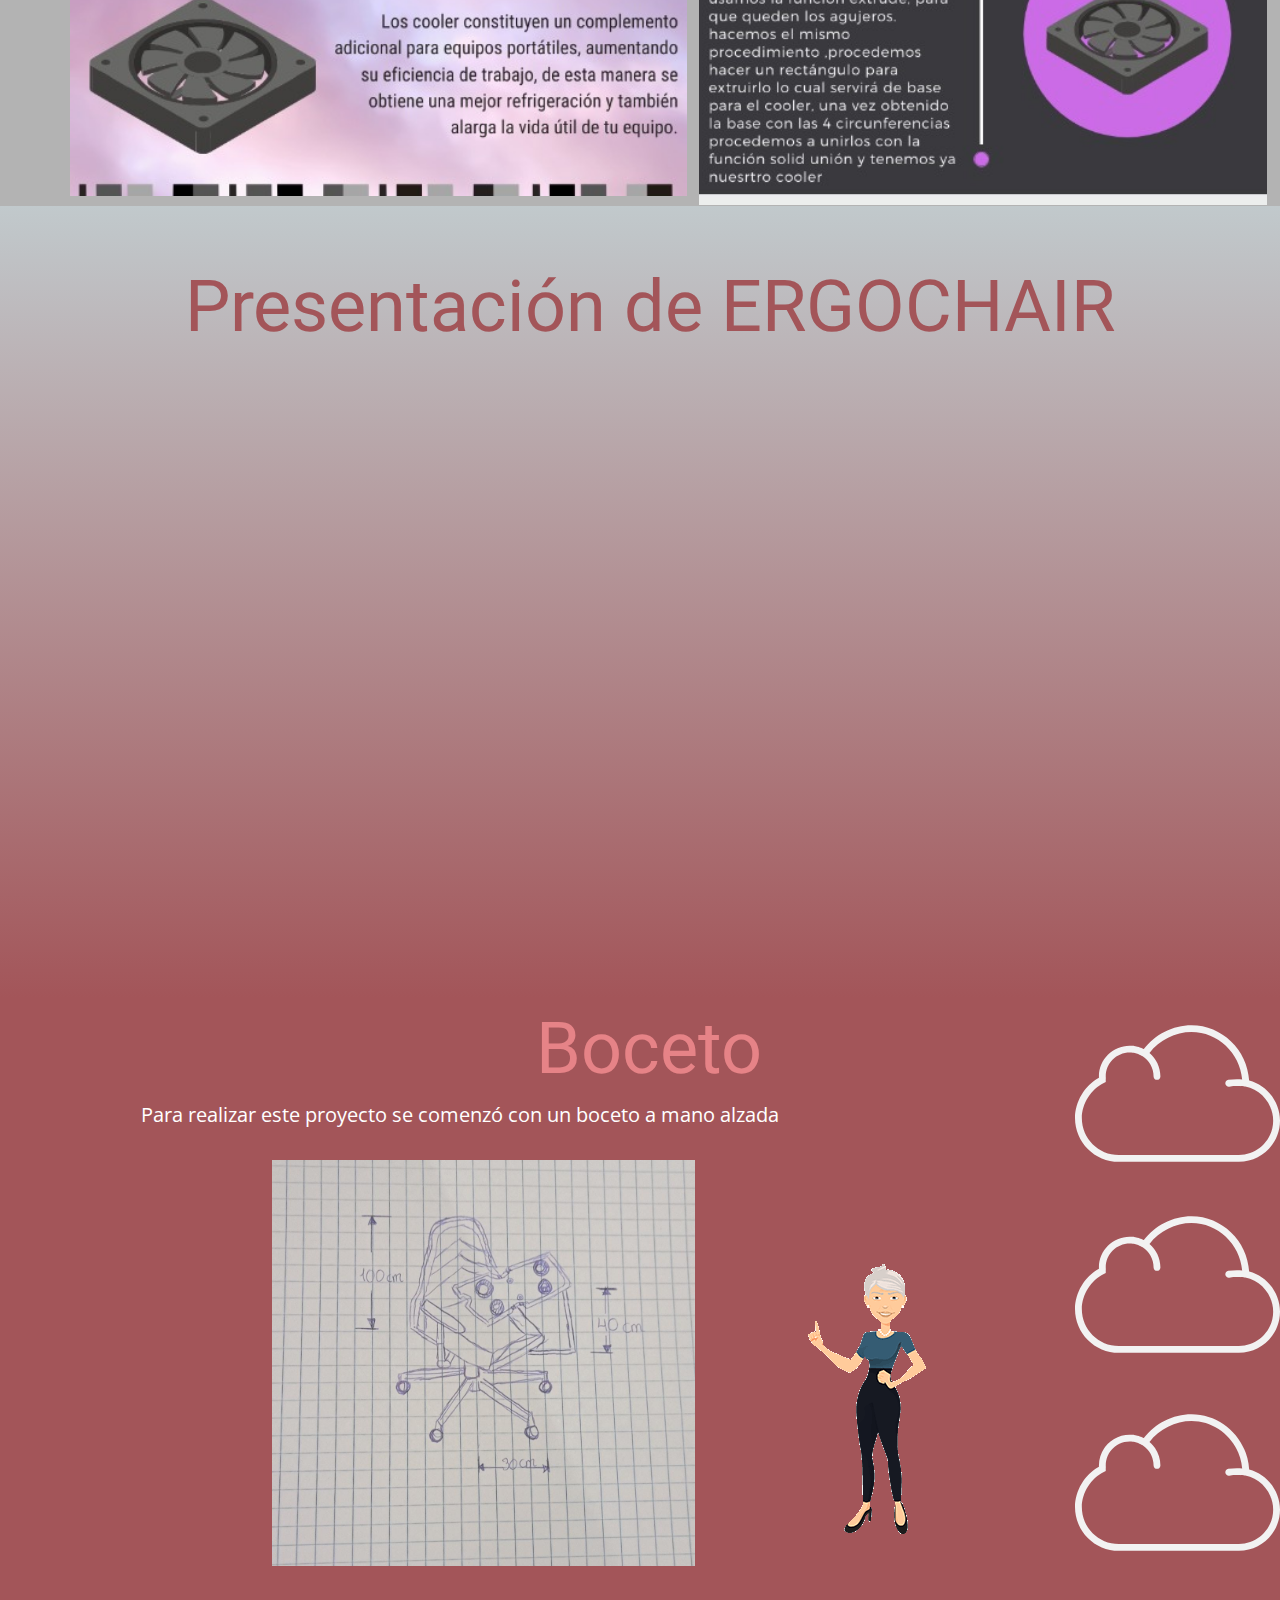
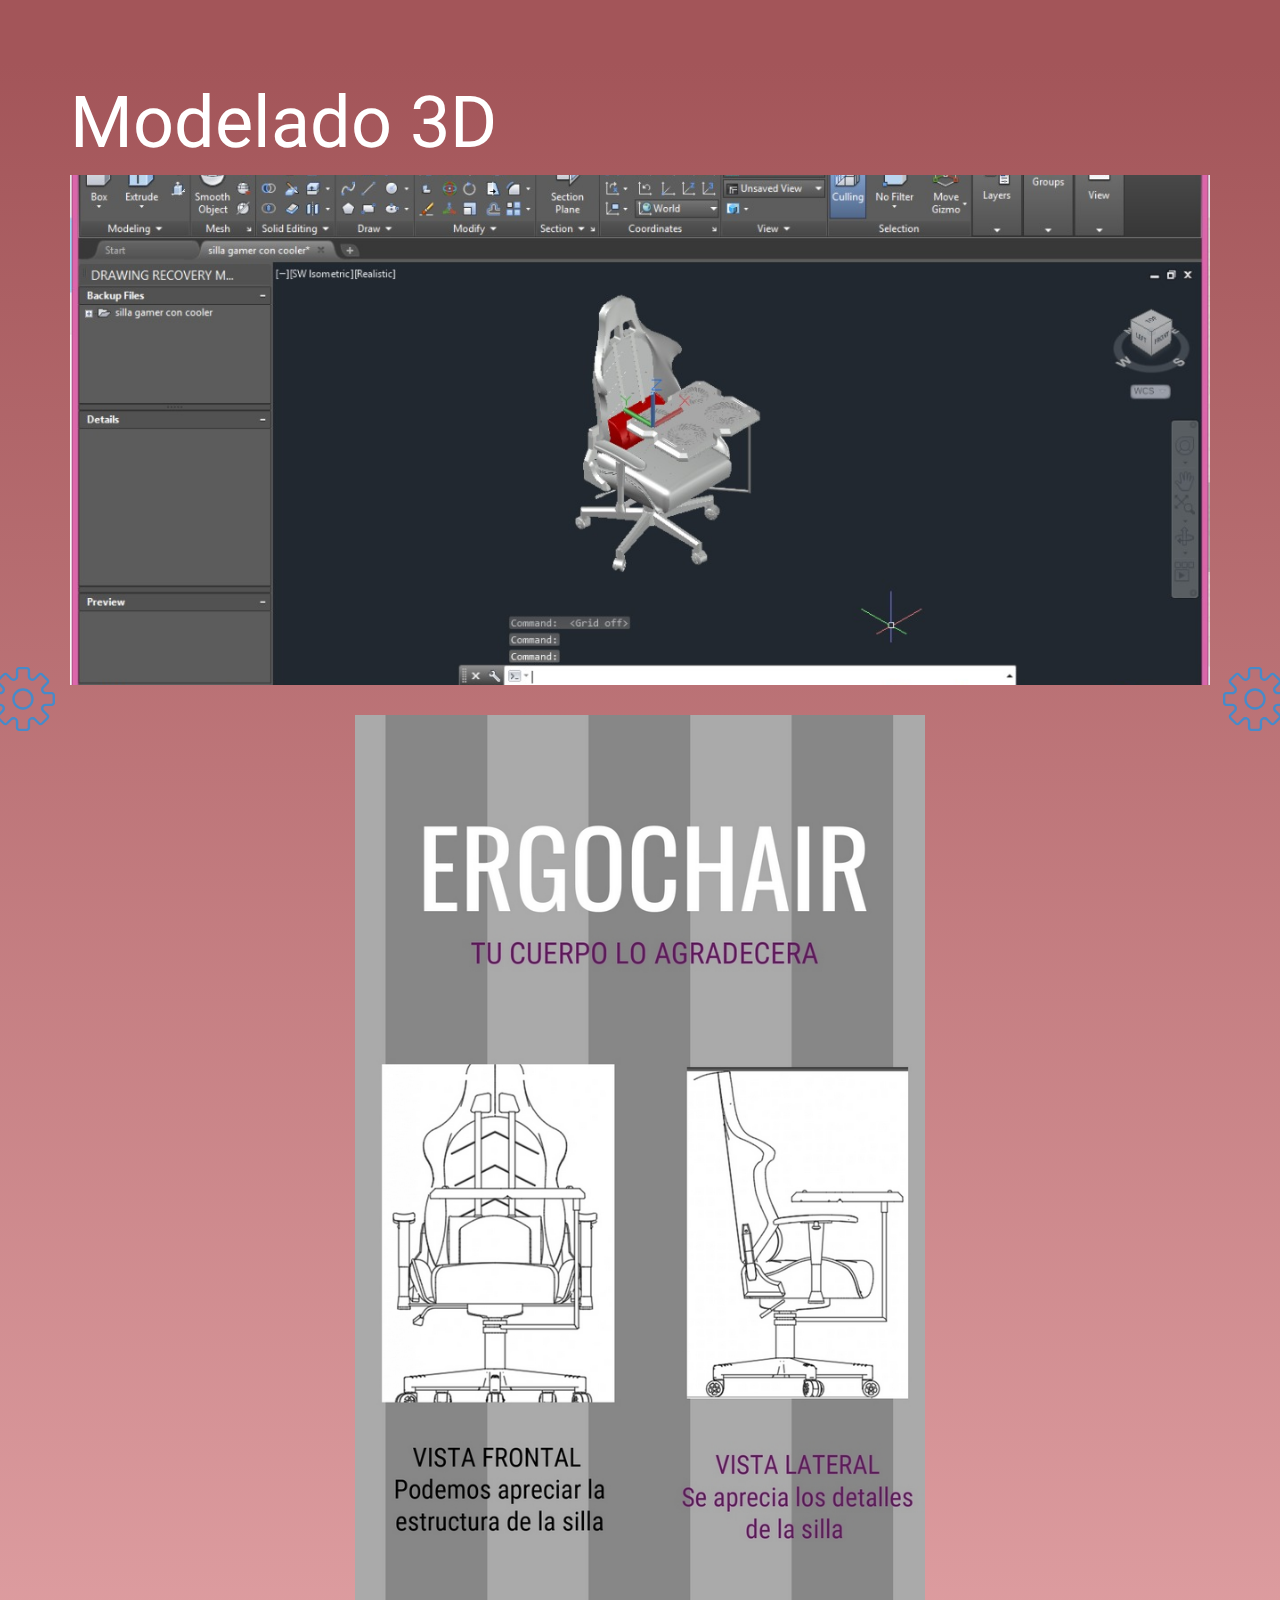
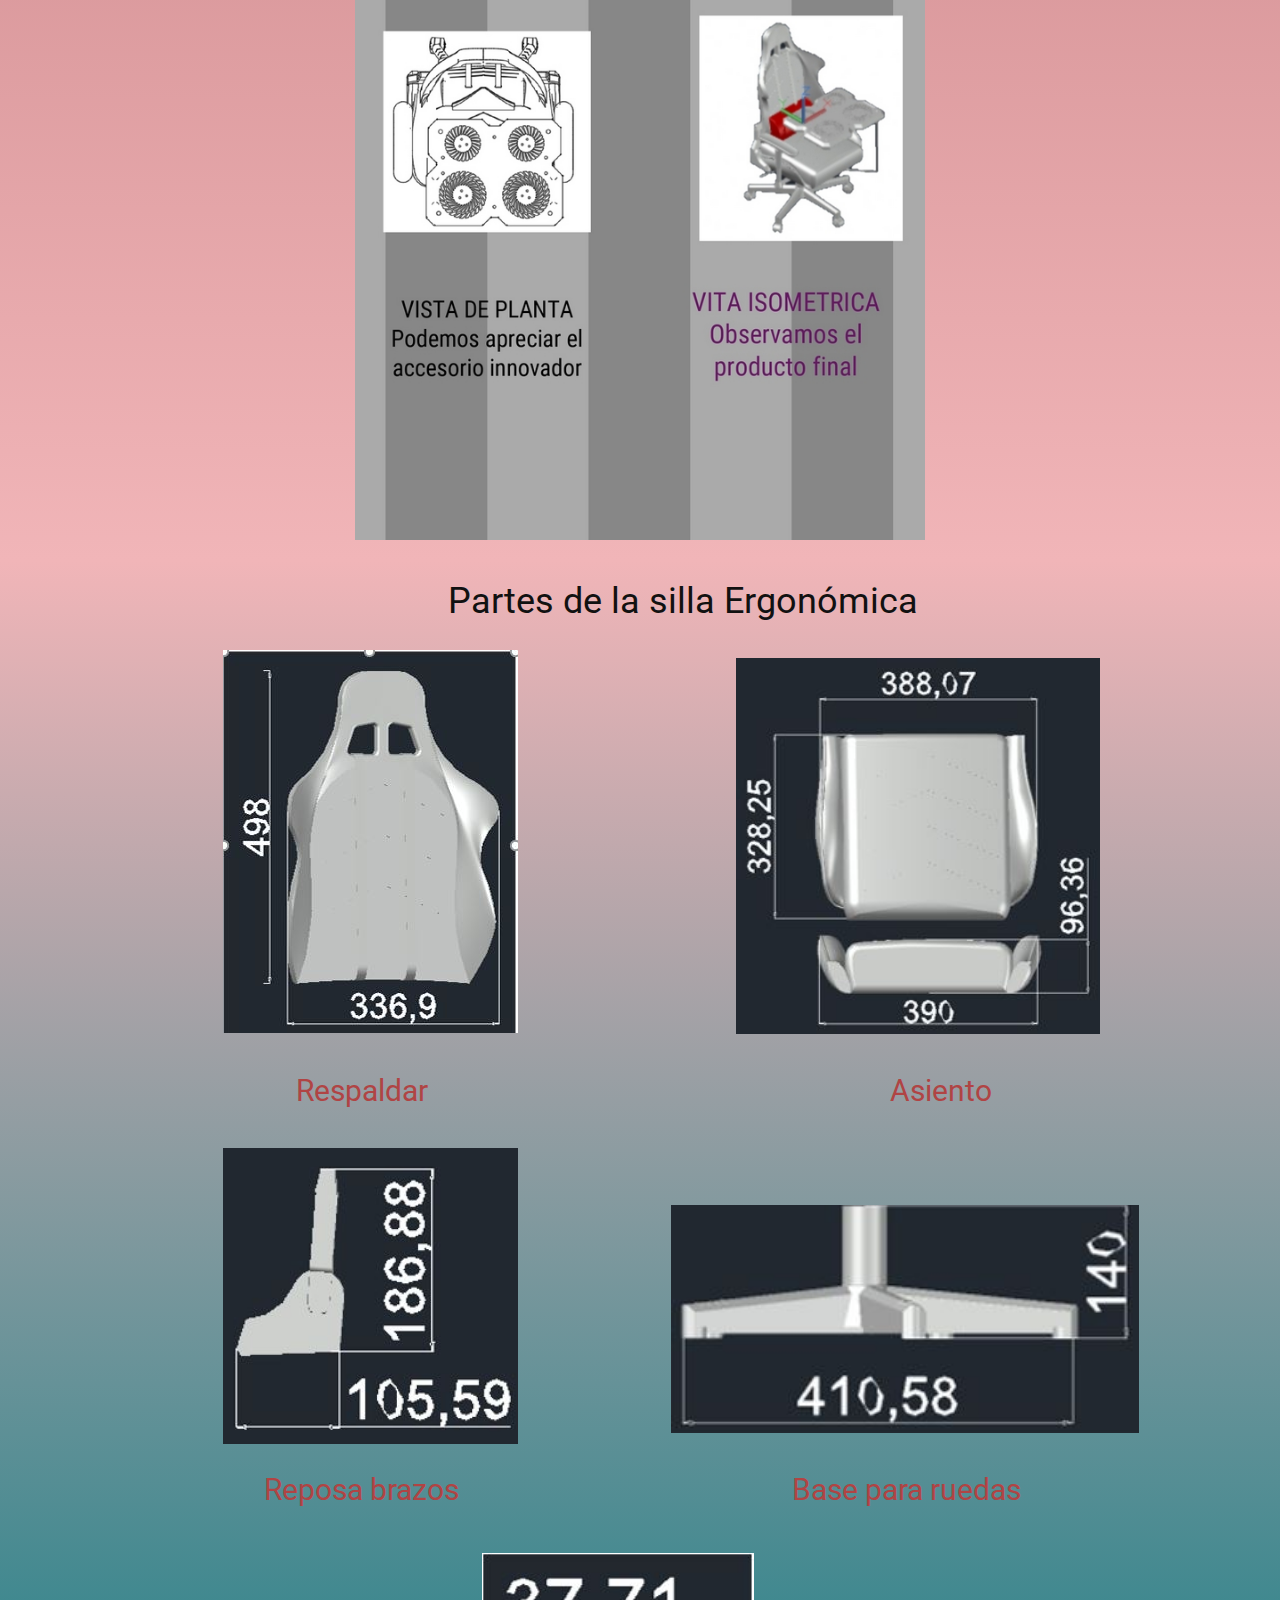
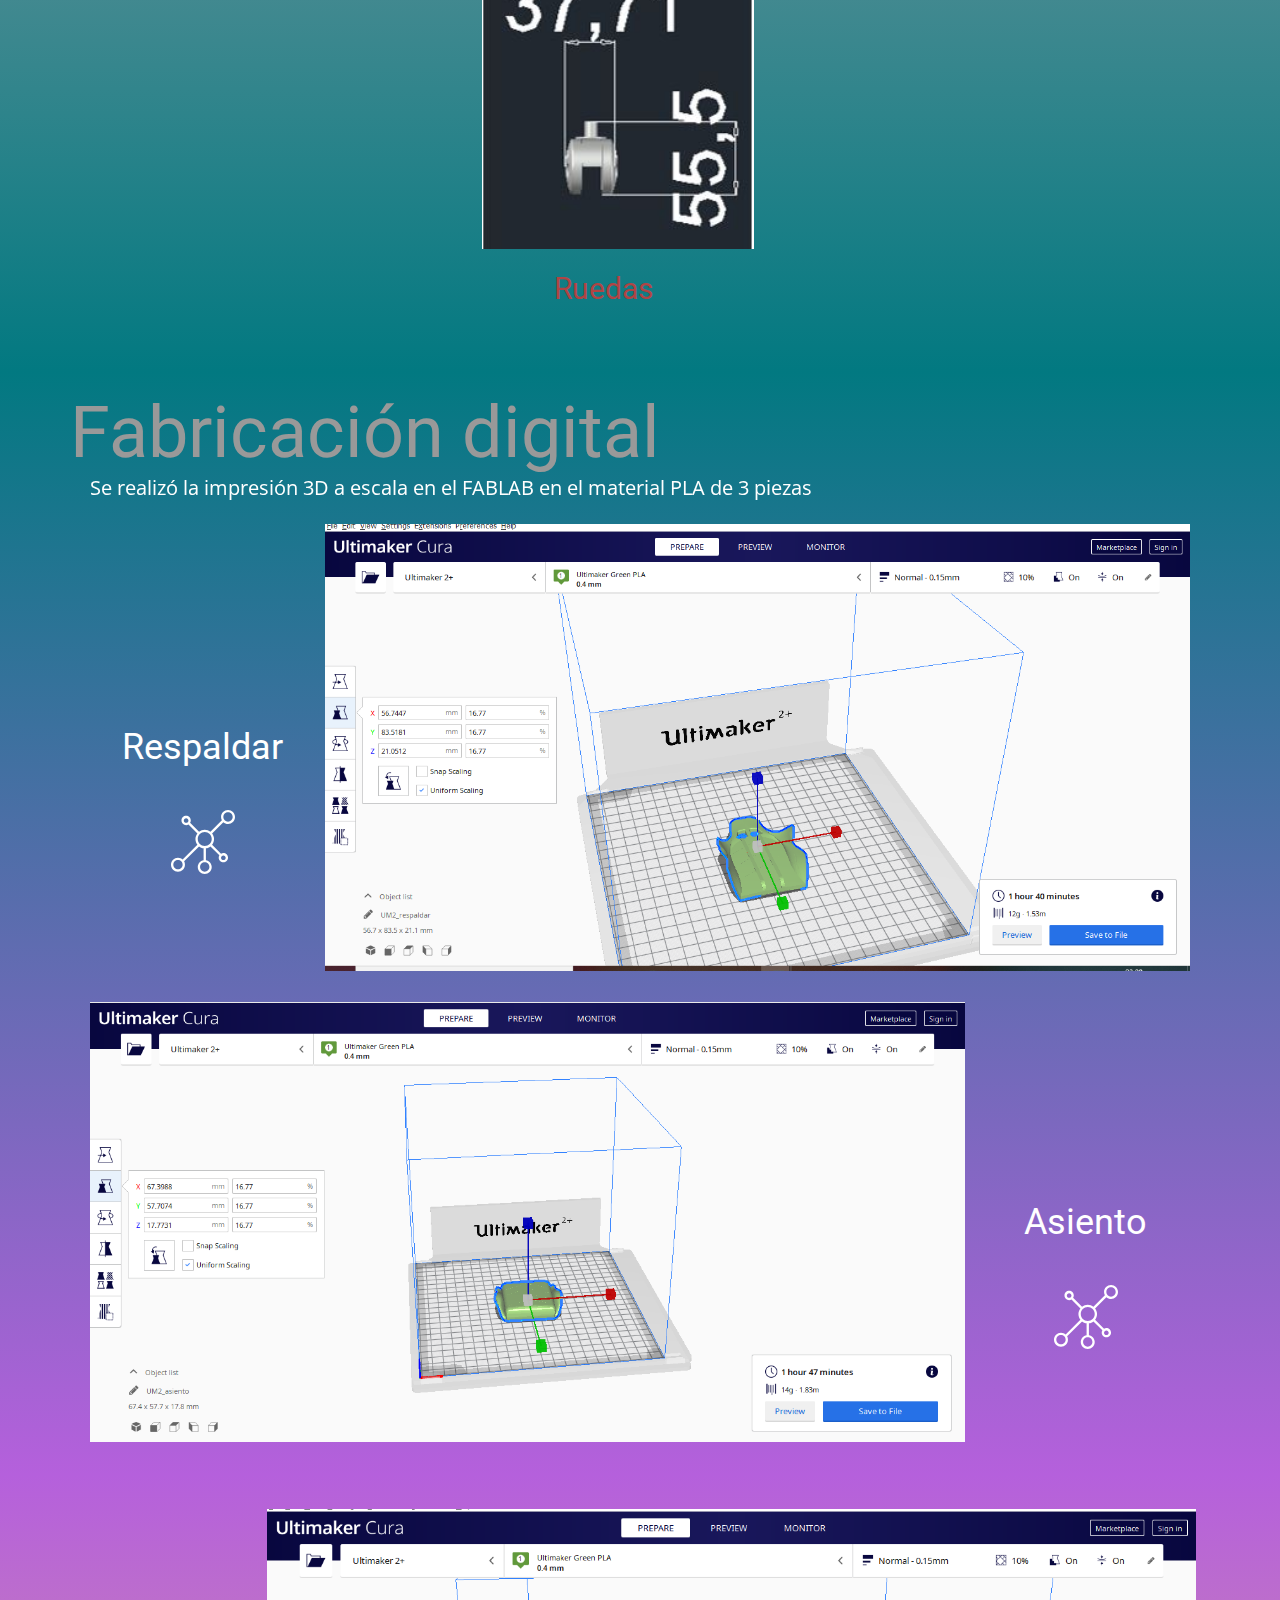
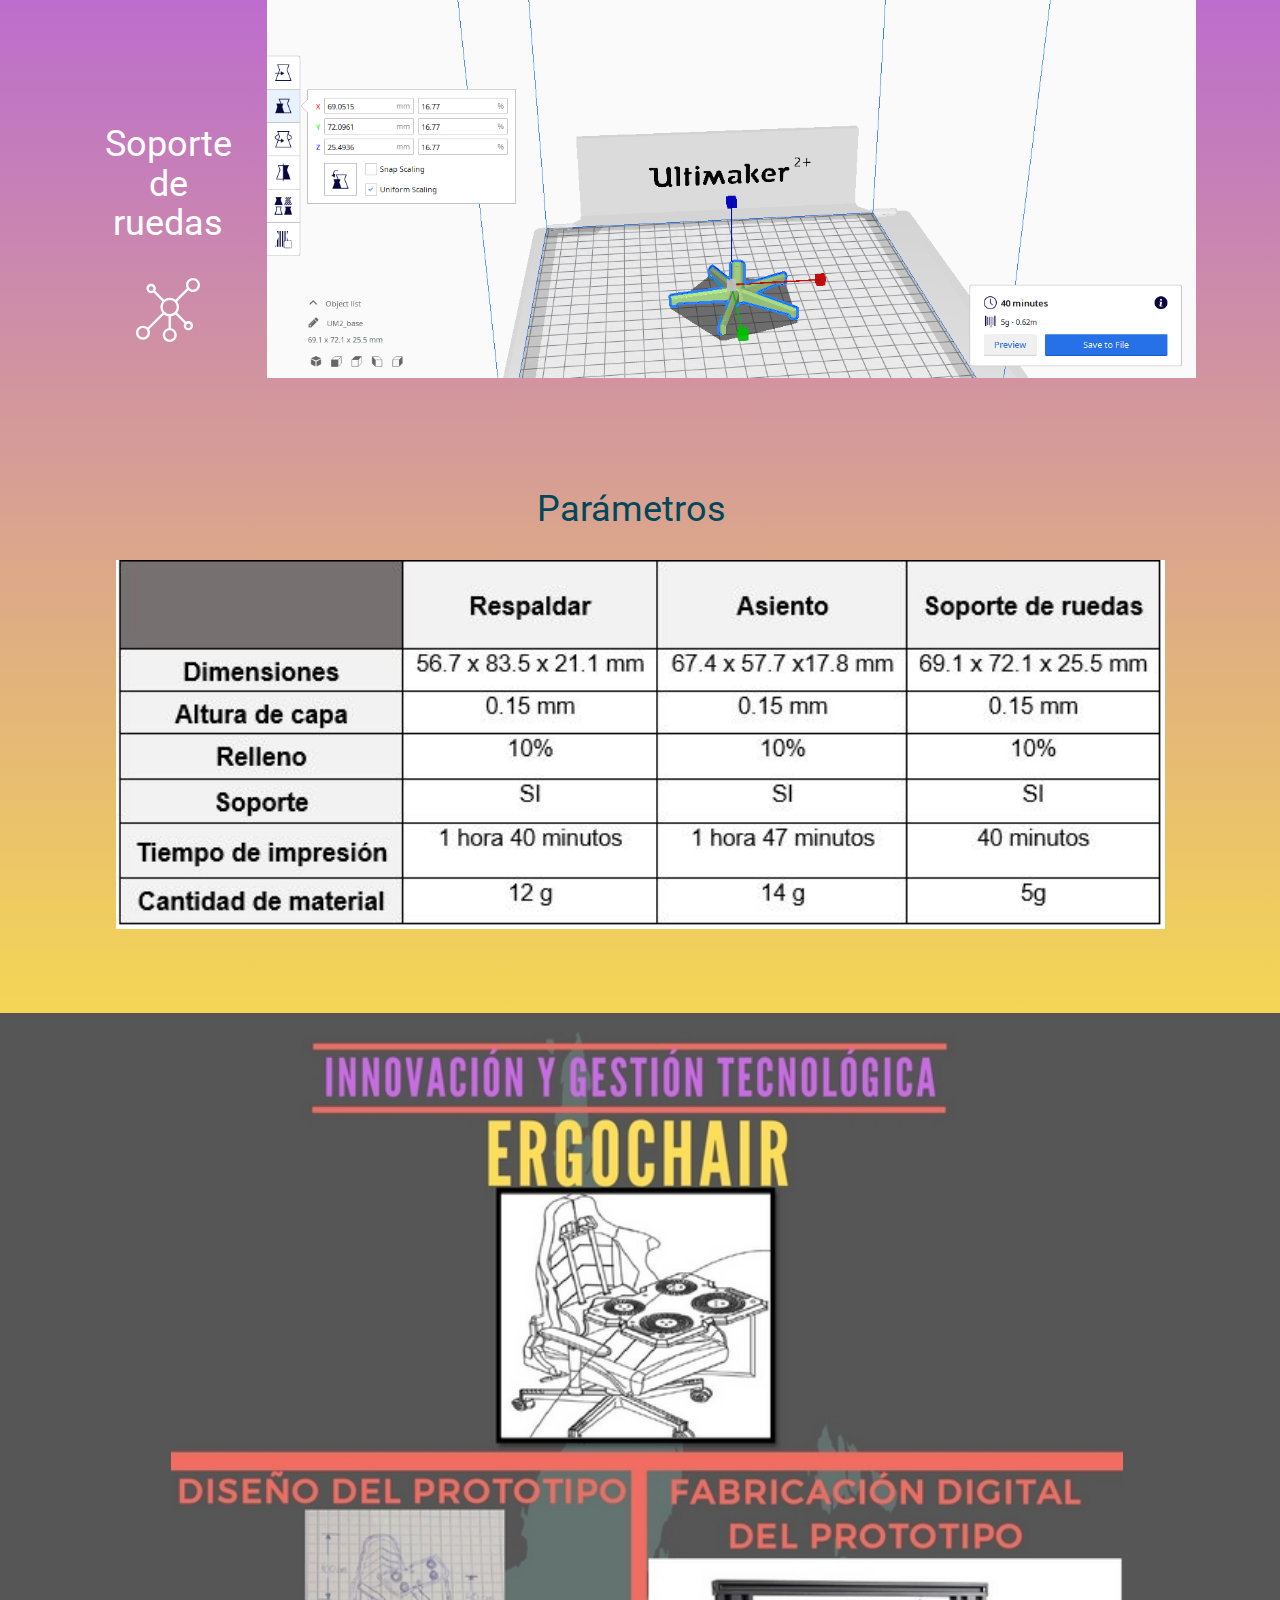
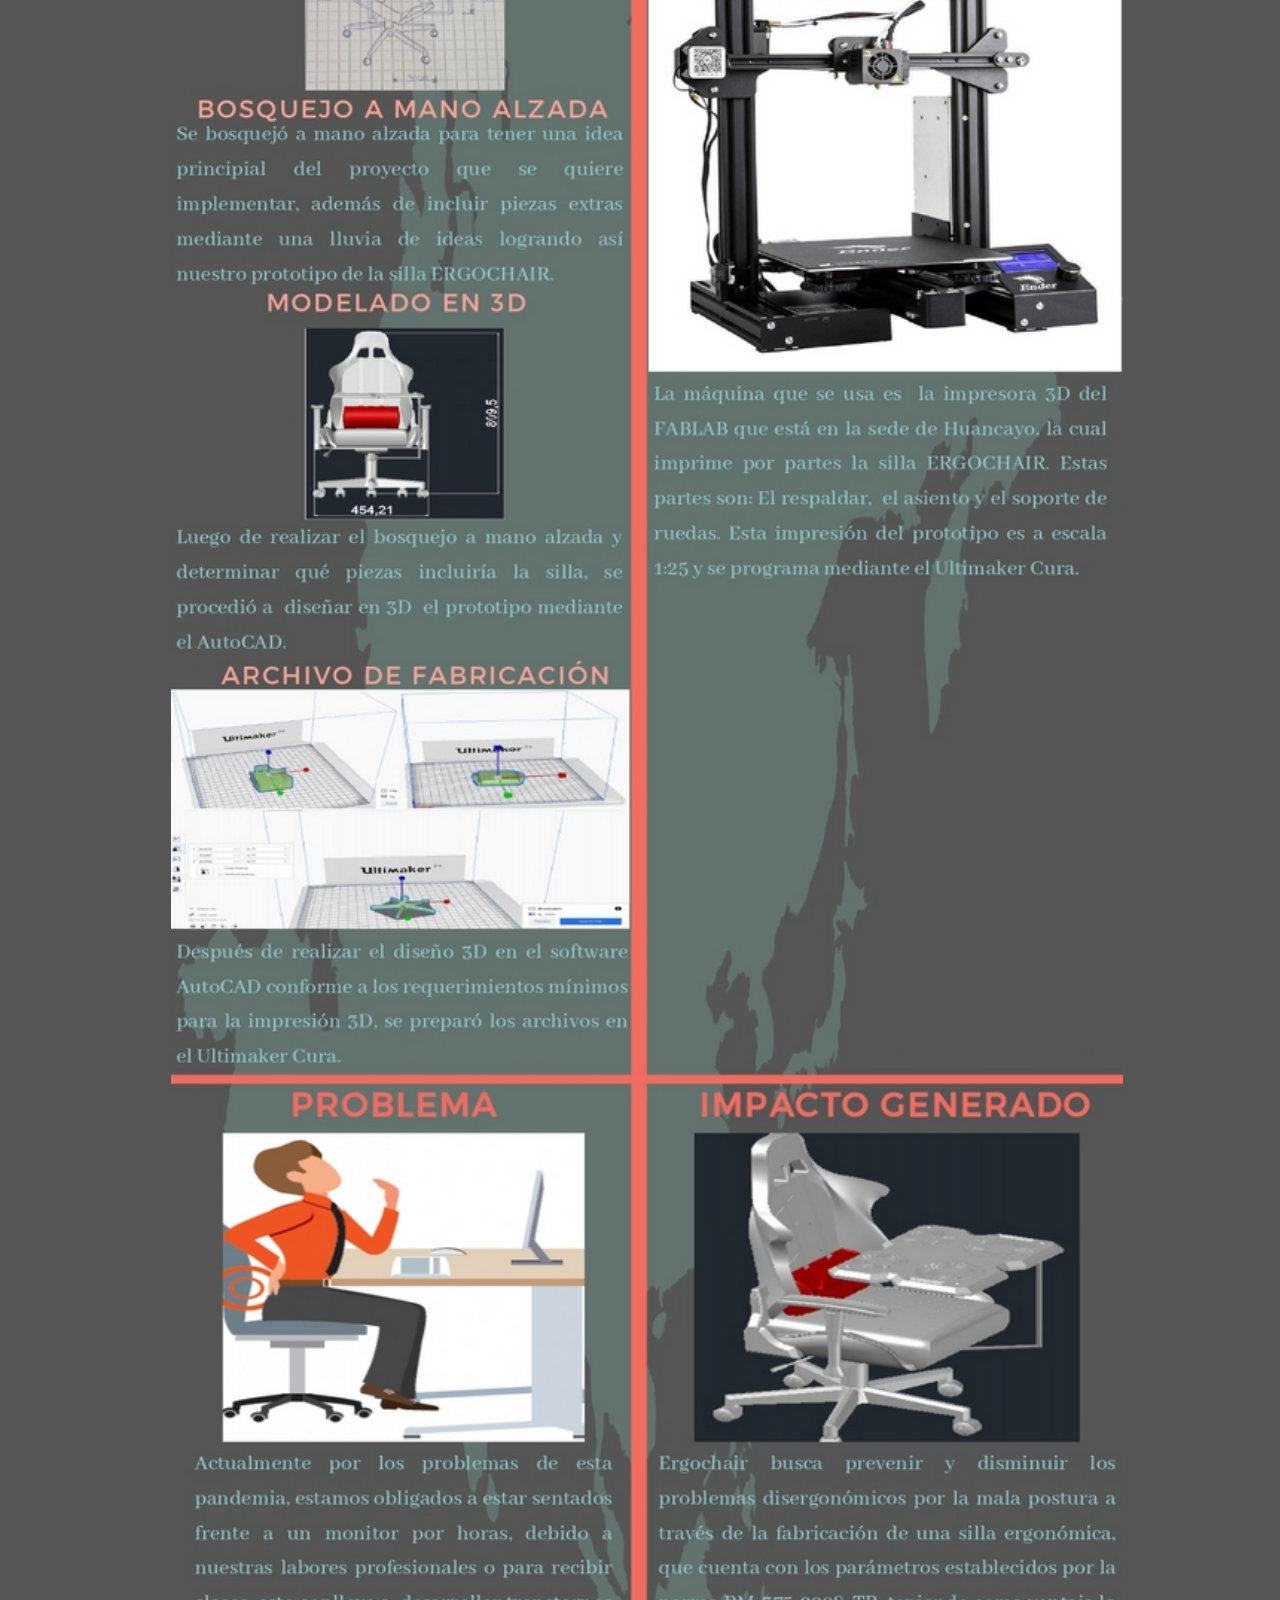
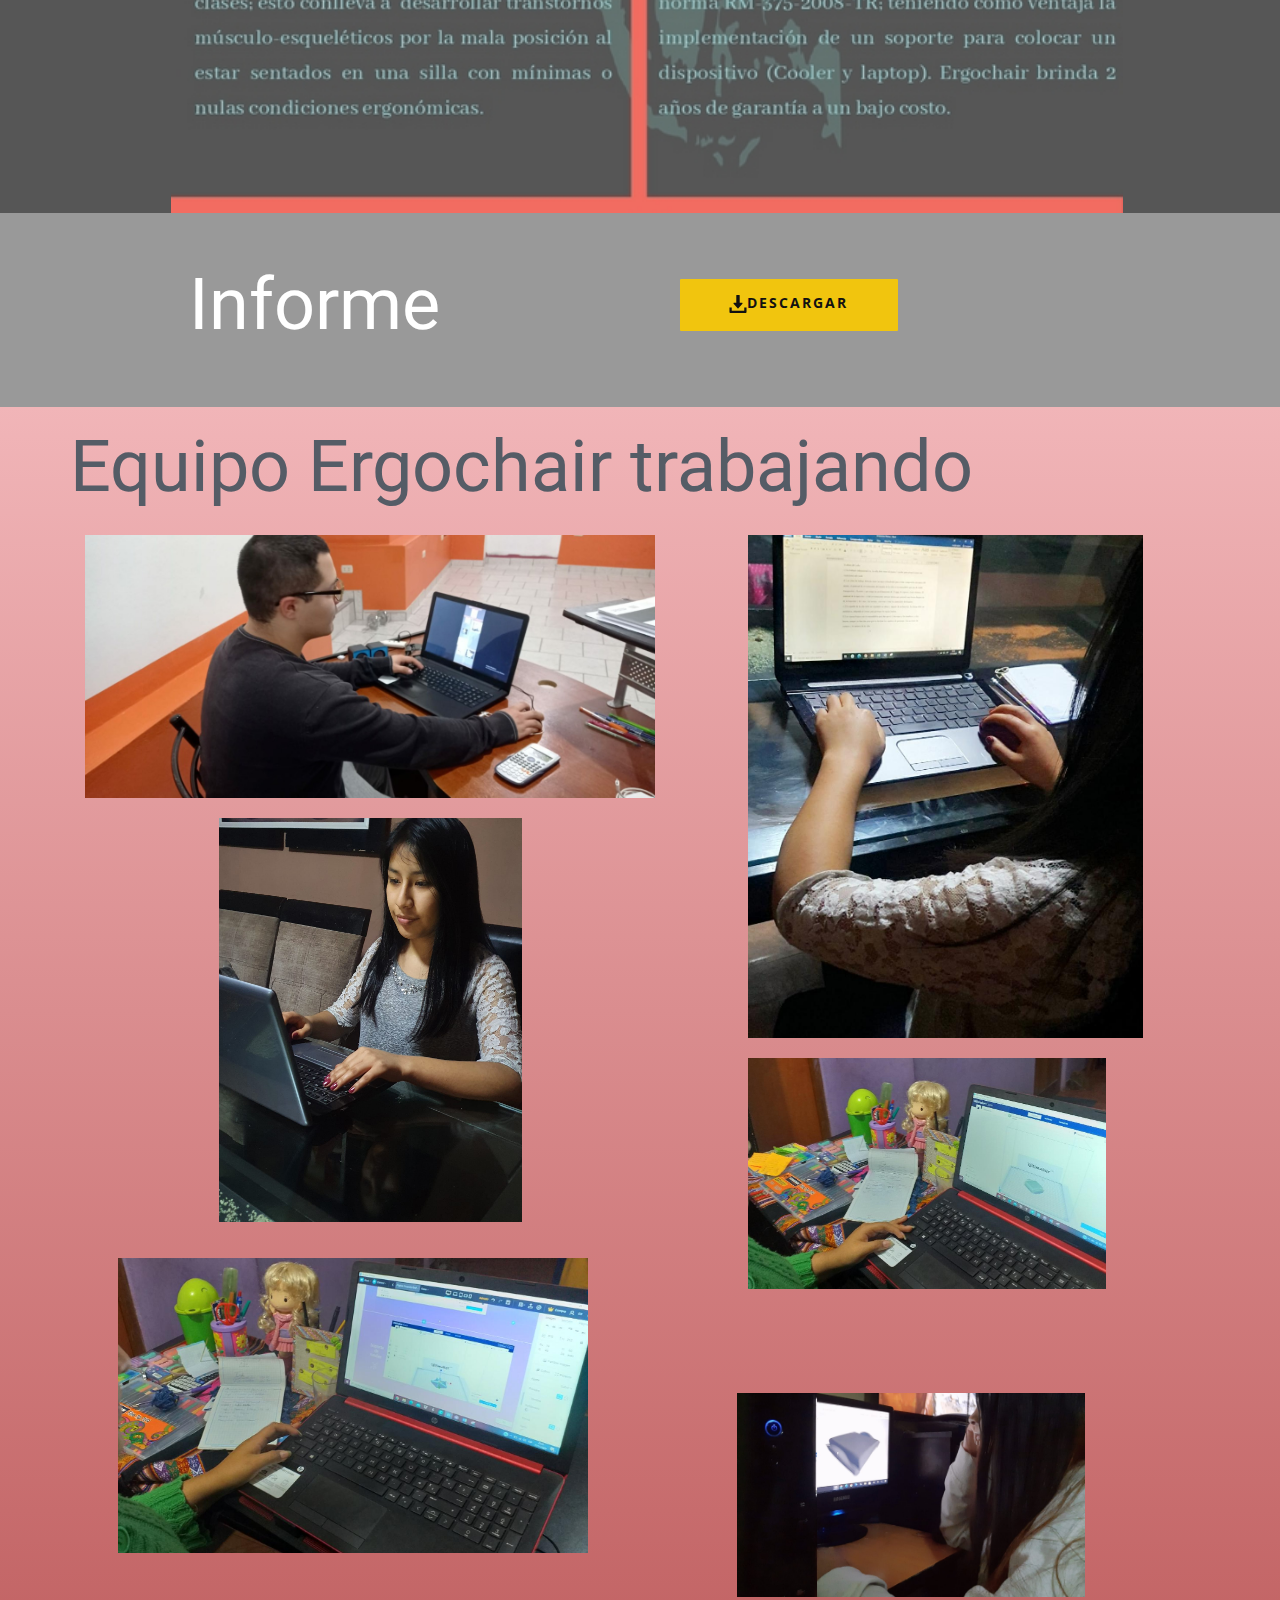
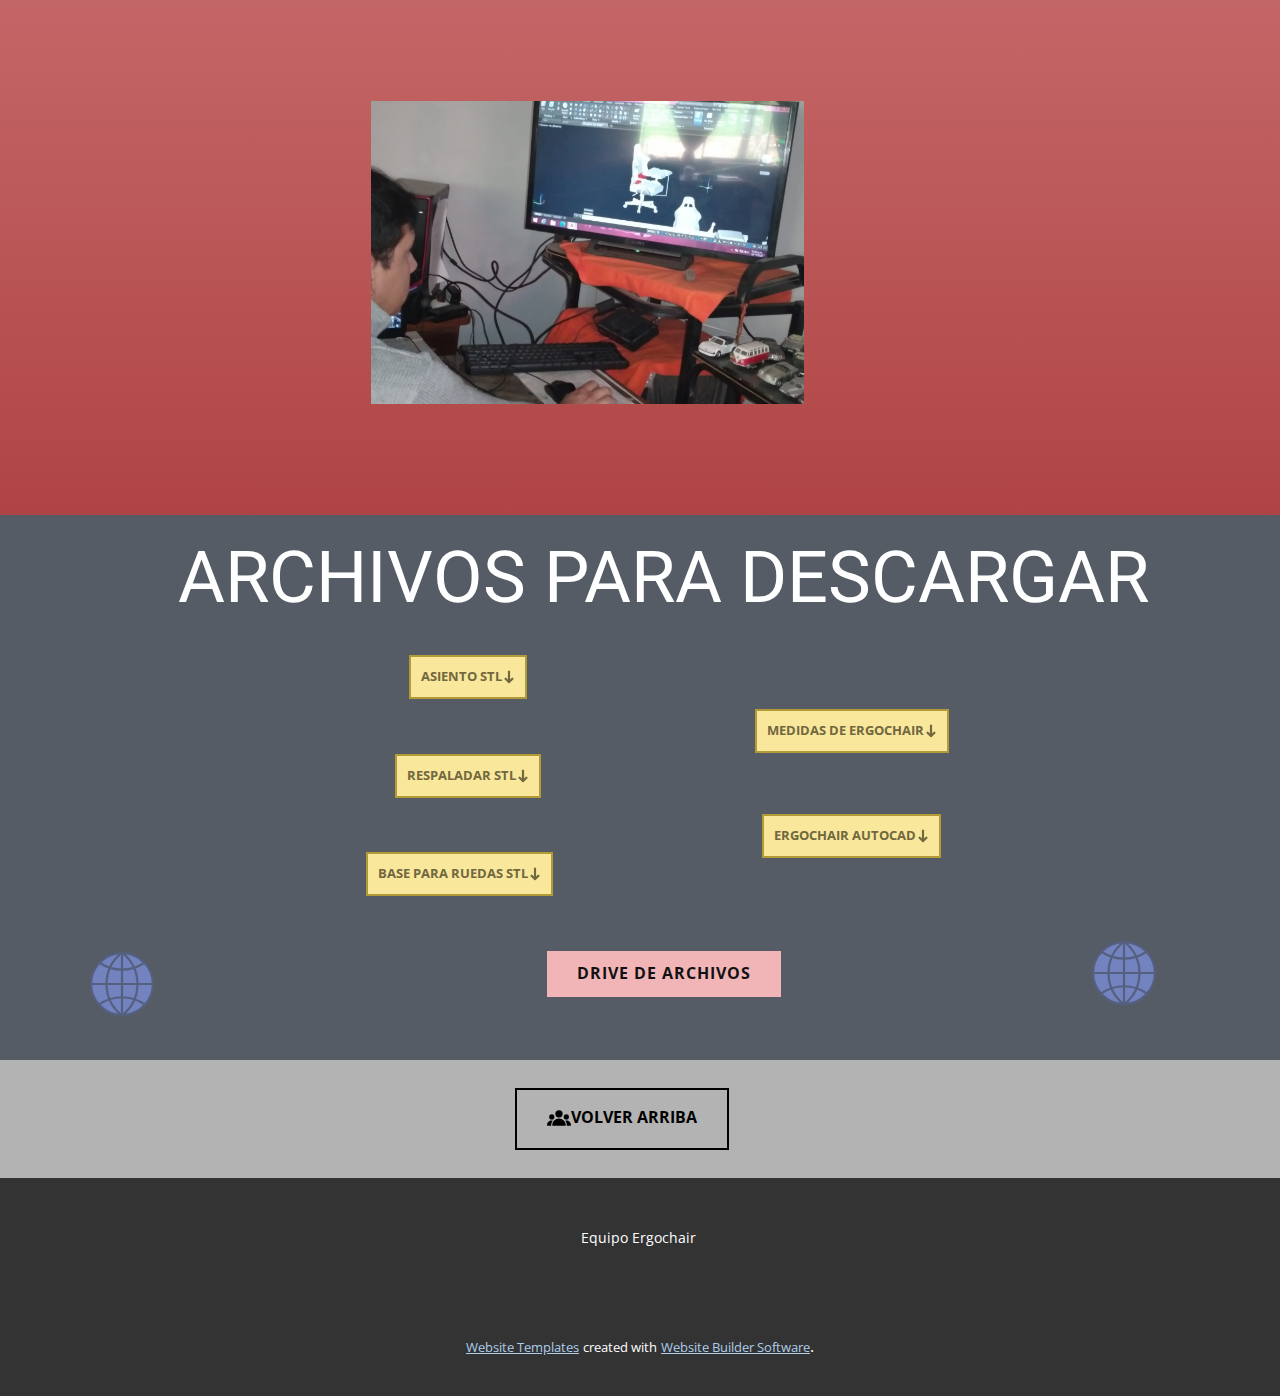
<file: Proyecto-final.html>
<!DOCTYPE html>
<html style="font-size: 16px;">
  <head>
    <meta name="viewport" content="width=device-width, initial-scale=1.0">
    <meta charset="utf-8">
    <meta name="keywords" content="Boceto, Plano de corte, Partes de la silla Ergonómica, Fabricación digital, Respaldar, Asiento, Soporte de ruedas">
    <meta name="description" content="">
    <meta name="page_type" content="np-template-header-footer-from-plugin">
    <title>Proyecto final</title>
    <link rel="stylesheet" href="nicepage.css" media="screen">
<link rel="stylesheet" href="Proyecto-final.css" media="screen">
    <script class="u-script" type="text/javascript" src="jquery.js" defer=""></script>
    <script class="u-script" type="text/javascript" src="nicepage.js" defer=""></script>
    <meta name="generator" content="Nicepage 2.27.3, nicepage.com">
    <link id="u-theme-google-font" rel="stylesheet" href="https://fonts.googleapis.com/css?family=Roboto:100,100i,300,300i,400,400i,500,500i,700,700i,900,900i|Open+Sans:300,300i,400,400i,600,600i,700,700i,800,800i">
    
    
    
    
    
    
    
    
    
    
    
    
    
    <script type="application/ld+json">{
		"@context": "http://schema.org",
		"@type": "Organization",
		"name": "",
		"url": "index.html"
}</script>
    <meta property="og:title" content="Proyecto final">
    <meta property="og:type" content="website">
    <meta name="theme-color" content="#478ac9">
    <link rel="canonical" href="index.html">
    <meta property="og:url" content="index.html">
  </head>
  <body class="u-body"><header class="u-align-left u-clearfix u-grey-25 u-header u-header" id="sec-959e"><div class="u-clearfix u-sheet u-sheet-1">
        <img src="images/logouniversidad.png" alt="" class="u-image u-image-default u-image-1" data-image-width="512" data-image-height="139">
        <img src="images/logo1.jpg" alt="" class="u-image u-image-default u-image-2" data-image-width="332" data-image-height="150">
        <img src="images/logofablab.jpg" alt="" class="u-image u-image-default u-image-3" data-image-width="308" data-image-height="145">
        <nav class="u-menu u-menu-dropdown u-offcanvas u-menu-1" data-responsive-from="LG">
          <div class="menu-collapse" style="font-size: 1rem; letter-spacing: 0;">
            <a class="u-active-palette-2-light-1 u-button-style u-custom-left-right-menu-spacing u-custom-padding-bottom u-custom-top-bottom-menu-spacing u-hover-palette-2-light-2 u-nav-link u-text-active-black u-text-hover-palette-2-base u-text-palette-5-dark-2" href="#">
              <svg><use xmlns:xlink="http://www.w3.org/1999/xlink" xlink:href="#menu-hamburger"></use></svg>
              <svg version="1.1" xmlns="http://www.w3.org/2000/svg" xmlns:xlink="http://www.w3.org/1999/xlink"><defs><symbol id="menu-hamburger" viewBox="0 0 16 16" style="width: 16px; height: 16px;"><rect y="1" width="16" height="2"></rect><rect y="7" width="16" height="2"></rect><rect y="13" width="16" height="2"></rect>
</symbol>
</defs></svg>
            </a>
          </div>
          <div class="u-custom-menu u-nav-container">
            <ul class="u-nav u-unstyled u-nav-1"><li class="u-nav-item"><a class="u-active-palette-2-light-1 u-button-style u-hover-palette-2-light-2 u-nav-link u-text-active-black u-text-hover-palette-2-base u-text-palette-5-dark-2" href="Acerca-de-nosotros.html" style="padding: 10px 128px;">Acerca de nosotros</a>
</li><li class="u-nav-item"><a class="u-active-palette-2-light-1 u-button-style u-hover-palette-2-light-2 u-nav-link u-text-active-black u-text-hover-palette-2-base u-text-palette-5-dark-2" href="Sesiones-Fab.html" style="padding: 10px 128px;">Sesiones Fab</a>
</li><li class="u-nav-item"><a class="u-active-palette-2-light-1 u-button-style u-hover-palette-2-light-2 u-nav-link u-text-active-black u-text-hover-palette-2-base u-text-palette-5-dark-2" href="Proyecto-final.html" style="padding: 10px 128px;">Proyecto final</a>
</li></ul>
          </div>
          <div class="u-custom-menu u-nav-container-collapse">
            <div class="u-black u-container-style u-inner-container-layout u-opacity u-opacity-95 u-sidenav">
              <div class="u-menu-close"></div>
              <ul class="u-align-center u-nav u-popupmenu-items u-unstyled u-nav-2"><li class="u-nav-item"><a class="u-button-style u-nav-link" href="Acerca-de-nosotros.html" style="padding: 10px 128px;">Acerca de nosotros</a>
</li><li class="u-nav-item"><a class="u-button-style u-nav-link" href="Sesiones-Fab.html" style="padding: 10px 128px;">Sesiones Fab</a>
</li><li class="u-nav-item"><a class="u-button-style u-nav-link" href="Proyecto-final.html" style="padding: 10px 128px;">Proyecto final</a>
</li></ul>
            </div>
            <div class="u-black u-menu-overlay u-opacity u-opacity-70"></div>
          </div>
        </nav>
      </div></header>
    <section class="u-align-left u-clearfix u-grey-30 u-section-1" id="sec-fb88">
      <div class="u-clearfix u-sheet u-valign-middle u-sheet-1">
        <img src="images/WhatsAppImage2020-11-18at8.57.13AM.jpeg" alt="" class="u-image u-image-default u-image-1" data-image-width="512" data-image-height="1280">
        <img src="images/WhatsAppImage2020-11-18at8.57.13AM1.jpeg" alt="" class="u-image u-image-default u-image-2" data-image-width="512" data-image-height="1280">
      </div>
    </section>
    <section class="u-clearfix u-gradient u-section-2" id="sec-a23d">
      <div class="u-clearfix u-sheet u-valign-middle u-sheet-1">
        <h1 class="u-align-center u-heading-font u-text u-text-default u-text-palette-2-dark-1 u-title u-text-1" data-animation-name="bounceIn" data-animation-duration="1000" data-animation-delay="0" data-animation-direction="">Presentación de ERGOCHAIR</h1>
        <div class="u-expand-resize u-video u-video-contain u-video-1">
          <div style="position: absolute;" class="embed-responsive">
            <iframe style="position: absolute;top: 0;left: 0;width: 100%;height: 100%;" class="embed-responsive-item" src="https://www.youtube.com/embed/DUrvfyXt_gk?mute=0&amp;showinfo=0&amp;controls=1&amp;start=0&amp;autoplay=1" frameborder="0" allowfullscreen=""></iframe>
          </div>
        </div>
      </div>
    </section>
    <section class="u-clearfix u-palette-2-dark-1 u-section-3" id="sec-4ad0">
      <div class="u-clearfix u-sheet u-sheet-1">
        <h1 class="u-heading-font u-text u-text-default u-text-palette-2-light-1 u-title u-text-1" data-animation-name="rollIn" data-animation-duration="1000" data-animation-delay="0" data-animation-direction="">Boceto</h1>
        <p class="u-large-text u-text u-text-default u-text-font u-text-variant u-text-2">Para realizar este proyecto se comenzó con un boceto a mano alzada&nbsp;</p><span class="u-icon u-icon-circle u-text-grey-5 u-icon-1"><svg class="u-svg-link" preserveAspectRatio="xMidYMin slice" viewBox="0 0 60 60" style=""><use xmlns:xlink="http://www.w3.org/1999/xlink" xlink:href="#svg-e122"></use></svg><svg xmlns="http://www.w3.org/2000/svg" xmlns:xlink="http://www.w3.org/1999/xlink" version="1.1" xml:space="preserve" class="u-svg-content" viewBox="0 0 60 60" x="0px" y="0px" id="svg-e122" style="enable-background:new 0 0 60 60;"><path d="M50.976,26.194C50.447,17.194,43.028,10,34.085,10c-5.43,0-10.688,2.663-13.946,7.008c-0.075-0.039-0.154-0.066-0.23-0.102
	c-0.198-0.096-0.399-0.187-0.604-0.269c-0.114-0.045-0.228-0.086-0.343-0.126c-0.203-0.071-0.409-0.134-0.619-0.191
	c-0.115-0.031-0.229-0.063-0.345-0.089c-0.225-0.051-0.455-0.09-0.687-0.125c-0.101-0.015-0.2-0.035-0.302-0.046
	C16.677,16.023,16.341,16,16,16c-4.963,0-9,4.037-9,9c0,0.127,0.008,0.252,0.016,0.377v0.004C2.857,27.649,0,32.399,0,37.154
	C0,44.237,5.762,50,12.845,50h24.508c0.104,0,0.207-0.006,0.311-0.014l0.062-0.008l0.134,0.008C37.962,49.994,38.064,50,38.169,50
	h9.803C54.604,50,60,44.604,60,37.972C60,32.483,56.173,27.56,50.976,26.194z M47.972,48h-9.803c-0.059,0-0.116-0.005-0.174-0.009
	l-0.271-0.011l-0.198,0.011C37.469,47.995,37.411,48,37.353,48H12.845C6.865,48,2,43.135,2,37.154C2,33,4.705,28.688,8.433,26.901
	L9,26.63V26c0-0.127,0.008-0.256,0.015-0.386l0.009-0.16l-0.012-0.21C9.006,25.163,9,25.082,9,25c0-3.859,3.141-7,7-7
	c0.309,0,0.614,0.027,0.917,0.067c0.078,0.01,0.156,0.023,0.233,0.036c0.267,0.044,0.53,0.102,0.789,0.177
	c0.035,0.01,0.071,0.017,0.106,0.027c0.285,0.087,0.563,0.197,0.835,0.321c0.071,0.032,0.14,0.067,0.21,0.101
	c0.24,0.119,0.475,0.249,0.702,0.396C21.719,20.373,23,22.538,23,25c0,0.553,0.447,1,1,1s1-0.447,1-1c0-2.754-1.246-5.219-3.2-6.871
	C24.667,14.379,29.388,12,34.085,12c7.745,0,14.177,6.135,14.848,13.888c-1.022-0.072-2.552-0.109-4.083,0.124
	c-0.546,0.083-0.921,0.593-0.838,1.139c0.075,0.495,0.501,0.85,0.987,0.85c0.05,0,0.101-0.004,0.151-0.012
	c2.227-0.337,4.548-0.021,4.684-0.002C54.49,28.872,58,33.161,58,37.972C58,43.501,53.501,48,47.972,48z"></path></svg></span>
        <img src="images/8cf4e418-8382-4360-bdd8-bd13d4e5da62.jpg" alt="" class="u-image u-image-default u-image-1" data-image-width="1076" data-image-height="1280">
        <img src="images/Mujer-Presentadora-90220.gif" alt="" class="u-image u-image-default u-image-2" data-image-width="179" data-image-height="290"><span class="u-icon u-icon-circle u-text-grey-5 u-icon-2"><svg class="u-svg-link" preserveAspectRatio="xMidYMin slice" viewBox="0 0 60 60" style=""><use xmlns:xlink="http://www.w3.org/1999/xlink" xlink:href="#svg-78cd"></use></svg><svg xmlns="http://www.w3.org/2000/svg" xmlns:xlink="http://www.w3.org/1999/xlink" version="1.1" xml:space="preserve" class="u-svg-content" viewBox="0 0 60 60" x="0px" y="0px" id="svg-78cd" style="enable-background:new 0 0 60 60;"><path d="M50.976,26.194C50.447,17.194,43.028,10,34.085,10c-5.43,0-10.688,2.663-13.946,7.008c-0.075-0.039-0.154-0.066-0.23-0.102
	c-0.198-0.096-0.399-0.187-0.604-0.269c-0.114-0.045-0.228-0.086-0.343-0.126c-0.203-0.071-0.409-0.134-0.619-0.191
	c-0.115-0.031-0.229-0.063-0.345-0.089c-0.225-0.051-0.455-0.09-0.687-0.125c-0.101-0.015-0.2-0.035-0.302-0.046
	C16.677,16.023,16.341,16,16,16c-4.963,0-9,4.037-9,9c0,0.127,0.008,0.252,0.016,0.377v0.004C2.857,27.649,0,32.399,0,37.154
	C0,44.237,5.762,50,12.845,50h24.508c0.104,0,0.207-0.006,0.311-0.014l0.062-0.008l0.134,0.008C37.962,49.994,38.064,50,38.169,50
	h9.803C54.604,50,60,44.604,60,37.972C60,32.483,56.173,27.56,50.976,26.194z M47.972,48h-9.803c-0.059,0-0.116-0.005-0.174-0.009
	l-0.271-0.011l-0.198,0.011C37.469,47.995,37.411,48,37.353,48H12.845C6.865,48,2,43.135,2,37.154C2,33,4.705,28.688,8.433,26.901
	L9,26.63V26c0-0.127,0.008-0.256,0.015-0.386l0.009-0.16l-0.012-0.21C9.006,25.163,9,25.082,9,25c0-3.859,3.141-7,7-7
	c0.309,0,0.614,0.027,0.917,0.067c0.078,0.01,0.156,0.023,0.233,0.036c0.267,0.044,0.53,0.102,0.789,0.177
	c0.035,0.01,0.071,0.017,0.106,0.027c0.285,0.087,0.563,0.197,0.835,0.321c0.071,0.032,0.14,0.067,0.21,0.101
	c0.24,0.119,0.475,0.249,0.702,0.396C21.719,20.373,23,22.538,23,25c0,0.553,0.447,1,1,1s1-0.447,1-1c0-2.754-1.246-5.219-3.2-6.871
	C24.667,14.379,29.388,12,34.085,12c7.745,0,14.177,6.135,14.848,13.888c-1.022-0.072-2.552-0.109-4.083,0.124
	c-0.546,0.083-0.921,0.593-0.838,1.139c0.075,0.495,0.501,0.85,0.987,0.85c0.05,0,0.101-0.004,0.151-0.012
	c2.227-0.337,4.548-0.021,4.684-0.002C54.49,28.872,58,33.161,58,37.972C58,43.501,53.501,48,47.972,48z"></path></svg></span><span class="u-icon u-icon-circle u-text-grey-5 u-icon-3"><svg class="u-svg-link" preserveAspectRatio="xMidYMin slice" viewBox="0 0 60 60" style=""><use xmlns:xlink="http://www.w3.org/1999/xlink" xlink:href="#svg-8daa"></use></svg><svg xmlns="http://www.w3.org/2000/svg" xmlns:xlink="http://www.w3.org/1999/xlink" version="1.1" xml:space="preserve" class="u-svg-content" viewBox="0 0 60 60" x="0px" y="0px" id="svg-8daa" style="enable-background:new 0 0 60 60;"><path d="M50.976,26.194C50.447,17.194,43.028,10,34.085,10c-5.43,0-10.688,2.663-13.946,7.008c-0.075-0.039-0.154-0.066-0.23-0.102
	c-0.198-0.096-0.399-0.187-0.604-0.269c-0.114-0.045-0.228-0.086-0.343-0.126c-0.203-0.071-0.409-0.134-0.619-0.191
	c-0.115-0.031-0.229-0.063-0.345-0.089c-0.225-0.051-0.455-0.09-0.687-0.125c-0.101-0.015-0.2-0.035-0.302-0.046
	C16.677,16.023,16.341,16,16,16c-4.963,0-9,4.037-9,9c0,0.127,0.008,0.252,0.016,0.377v0.004C2.857,27.649,0,32.399,0,37.154
	C0,44.237,5.762,50,12.845,50h24.508c0.104,0,0.207-0.006,0.311-0.014l0.062-0.008l0.134,0.008C37.962,49.994,38.064,50,38.169,50
	h9.803C54.604,50,60,44.604,60,37.972C60,32.483,56.173,27.56,50.976,26.194z M47.972,48h-9.803c-0.059,0-0.116-0.005-0.174-0.009
	l-0.271-0.011l-0.198,0.011C37.469,47.995,37.411,48,37.353,48H12.845C6.865,48,2,43.135,2,37.154C2,33,4.705,28.688,8.433,26.901
	L9,26.63V26c0-0.127,0.008-0.256,0.015-0.386l0.009-0.16l-0.012-0.21C9.006,25.163,9,25.082,9,25c0-3.859,3.141-7,7-7
	c0.309,0,0.614,0.027,0.917,0.067c0.078,0.01,0.156,0.023,0.233,0.036c0.267,0.044,0.53,0.102,0.789,0.177
	c0.035,0.01,0.071,0.017,0.106,0.027c0.285,0.087,0.563,0.197,0.835,0.321c0.071,0.032,0.14,0.067,0.21,0.101
	c0.24,0.119,0.475,0.249,0.702,0.396C21.719,20.373,23,22.538,23,25c0,0.553,0.447,1,1,1s1-0.447,1-1c0-2.754-1.246-5.219-3.2-6.871
	C24.667,14.379,29.388,12,34.085,12c7.745,0,14.177,6.135,14.848,13.888c-1.022-0.072-2.552-0.109-4.083,0.124
	c-0.546,0.083-0.921,0.593-0.838,1.139c0.075,0.495,0.501,0.85,0.987,0.85c0.05,0,0.101-0.004,0.151-0.012
	c2.227-0.337,4.548-0.021,4.684-0.002C54.49,28.872,58,33.161,58,37.972C58,43.501,53.501,48,47.972,48z"></path></svg></span>
      </div>
    </section>
    <section class="u-clearfix u-gradient u-section-4" id="sec-3241">
      <div class="u-clearfix u-sheet u-sheet-1">
        <h1 class="u-heading-font u-text u-text-default u-text-white u-title u-text-1" data-animation-name="tada" data-animation-duration="1000" data-animation-delay="0" data-animation-direction="">Modelado 3D</h1>
        <img src="images/c4778b4c-6cc2-4d02-8c99-5217acd5cbc4.jpg" alt="" class="u-image u-image-default u-image-1" data-image-width="1280" data-image-height="722"><span class="u-icon u-icon-circle u-text-palette-1-base u-icon-1"><svg class="u-svg-link" preserveAspectRatio="xMidYMin slice" viewBox="0 0 54 54" style=""><use xmlns:xlink="http://www.w3.org/1999/xlink" xlink:href="#svg-058f"></use></svg><svg xmlns="http://www.w3.org/2000/svg" xmlns:xlink="http://www.w3.org/1999/xlink" version="1.1" xml:space="preserve" class="u-svg-content" viewBox="0 0 54 54" x="0px" y="0px" id="svg-058f" style="enable-background:new 0 0 54 54;"><g><path d="M51.22,21h-5.052c-0.812,0-1.481-0.447-1.792-1.197s-0.153-1.54,0.42-2.114l3.572-3.571
		c0.525-0.525,0.814-1.224,0.814-1.966c0-0.743-0.289-1.441-0.814-1.967l-4.553-4.553c-1.05-1.05-2.881-1.052-3.933,0l-3.571,3.571
		c-0.574,0.573-1.366,0.733-2.114,0.421C33.447,9.313,33,8.644,33,7.832V2.78C33,1.247,31.753,0,30.22,0H23.78
		C22.247,0,21,1.247,21,2.78v5.052c0,0.812-0.447,1.481-1.197,1.792c-0.748,0.313-1.54,0.152-2.114-0.421l-3.571-3.571
		c-1.052-1.052-2.883-1.05-3.933,0l-4.553,4.553c-0.525,0.525-0.814,1.224-0.814,1.967c0,0.742,0.289,1.44,0.814,1.966l3.572,3.571
		c0.573,0.574,0.73,1.364,0.42,2.114S8.644,21,7.832,21H2.78C1.247,21,0,22.247,0,23.78v6.439C0,31.753,1.247,33,2.78,33h5.052
		c0.812,0,1.481,0.447,1.792,1.197s0.153,1.54-0.42,2.114l-3.572,3.571c-0.525,0.525-0.814,1.224-0.814,1.966
		c0,0.743,0.289,1.441,0.814,1.967l4.553,4.553c1.051,1.051,2.881,1.053,3.933,0l3.571-3.572c0.574-0.573,1.363-0.731,2.114-0.42
		c0.75,0.311,1.197,0.98,1.197,1.792v5.052c0,1.533,1.247,2.78,2.78,2.78h6.439c1.533,0,2.78-1.247,2.78-2.78v-5.052
		c0-0.812,0.447-1.481,1.197-1.792c0.751-0.312,1.54-0.153,2.114,0.42l3.571,3.572c1.052,1.052,2.883,1.05,3.933,0l4.553-4.553
		c0.525-0.525,0.814-1.224,0.814-1.967c0-0.742-0.289-1.44-0.814-1.966l-3.572-3.571c-0.573-0.574-0.73-1.364-0.42-2.114
		S45.356,33,46.168,33h5.052c1.533,0,2.78-1.247,2.78-2.78V23.78C54,22.247,52.753,21,51.22,21z M52,30.22
		C52,30.65,51.65,31,51.22,31h-5.052c-1.624,0-3.019,0.932-3.64,2.432c-0.622,1.5-0.295,3.146,0.854,4.294l3.572,3.571
		c0.305,0.305,0.305,0.8,0,1.104l-4.553,4.553c-0.304,0.304-0.799,0.306-1.104,0l-3.571-3.572c-1.149-1.149-2.794-1.474-4.294-0.854
		c-1.5,0.621-2.432,2.016-2.432,3.64v5.052C31,51.65,30.65,52,30.22,52H23.78C23.35,52,23,51.65,23,51.22v-5.052
		c0-1.624-0.932-3.019-2.432-3.64c-0.503-0.209-1.021-0.311-1.533-0.311c-1.014,0-1.997,0.4-2.761,1.164l-3.571,3.572
		c-0.306,0.306-0.801,0.304-1.104,0l-4.553-4.553c-0.305-0.305-0.305-0.8,0-1.104l3.572-3.571c1.148-1.148,1.476-2.794,0.854-4.294
		C10.851,31.932,9.456,31,7.832,31H2.78C2.35,31,2,30.65,2,30.22V23.78C2,23.35,2.35,23,2.78,23h5.052
		c1.624,0,3.019-0.932,3.64-2.432c0.622-1.5,0.295-3.146-0.854-4.294l-3.572-3.571c-0.305-0.305-0.305-0.8,0-1.104l4.553-4.553
		c0.304-0.305,0.799-0.305,1.104,0l3.571,3.571c1.147,1.147,2.792,1.476,4.294,0.854C22.068,10.851,23,9.456,23,7.832V2.78
		C23,2.35,23.35,2,23.78,2h6.439C30.65,2,31,2.35,31,2.78v5.052c0,1.624,0.932,3.019,2.432,3.64
		c1.502,0.622,3.146,0.294,4.294-0.854l3.571-3.571c0.306-0.305,0.801-0.305,1.104,0l4.553,4.553c0.305,0.305,0.305,0.8,0,1.104
		l-3.572,3.571c-1.148,1.148-1.476,2.794-0.854,4.294c0.621,1.5,2.016,2.432,3.64,2.432h5.052C51.65,23,52,23.35,52,23.78V30.22z"></path><path d="M27,18c-4.963,0-9,4.037-9,9s4.037,9,9,9s9-4.037,9-9S31.963,18,27,18z M27,34c-3.859,0-7-3.141-7-7s3.141-7,7-7
		s7,3.141,7,7S30.859,34,27,34z"></path>
</g></svg></span><span class="u-icon u-icon-circle u-text-palette-1-base u-icon-2"><svg class="u-svg-link" preserveAspectRatio="xMidYMin slice" viewBox="0 0 54 54" style=""><use xmlns:xlink="http://www.w3.org/1999/xlink" xlink:href="#svg-35c9"></use></svg><svg xmlns="http://www.w3.org/2000/svg" xmlns:xlink="http://www.w3.org/1999/xlink" version="1.1" xml:space="preserve" class="u-svg-content" viewBox="0 0 54 54" x="0px" y="0px" id="svg-35c9" style="enable-background:new 0 0 54 54;"><g><path d="M51.22,21h-5.052c-0.812,0-1.481-0.447-1.792-1.197s-0.153-1.54,0.42-2.114l3.572-3.571
		c0.525-0.525,0.814-1.224,0.814-1.966c0-0.743-0.289-1.441-0.814-1.967l-4.553-4.553c-1.05-1.05-2.881-1.052-3.933,0l-3.571,3.571
		c-0.574,0.573-1.366,0.733-2.114,0.421C33.447,9.313,33,8.644,33,7.832V2.78C33,1.247,31.753,0,30.22,0H23.78
		C22.247,0,21,1.247,21,2.78v5.052c0,0.812-0.447,1.481-1.197,1.792c-0.748,0.313-1.54,0.152-2.114-0.421l-3.571-3.571
		c-1.052-1.052-2.883-1.05-3.933,0l-4.553,4.553c-0.525,0.525-0.814,1.224-0.814,1.967c0,0.742,0.289,1.44,0.814,1.966l3.572,3.571
		c0.573,0.574,0.73,1.364,0.42,2.114S8.644,21,7.832,21H2.78C1.247,21,0,22.247,0,23.78v6.439C0,31.753,1.247,33,2.78,33h5.052
		c0.812,0,1.481,0.447,1.792,1.197s0.153,1.54-0.42,2.114l-3.572,3.571c-0.525,0.525-0.814,1.224-0.814,1.966
		c0,0.743,0.289,1.441,0.814,1.967l4.553,4.553c1.051,1.051,2.881,1.053,3.933,0l3.571-3.572c0.574-0.573,1.363-0.731,2.114-0.42
		c0.75,0.311,1.197,0.98,1.197,1.792v5.052c0,1.533,1.247,2.78,2.78,2.78h6.439c1.533,0,2.78-1.247,2.78-2.78v-5.052
		c0-0.812,0.447-1.481,1.197-1.792c0.751-0.312,1.54-0.153,2.114,0.42l3.571,3.572c1.052,1.052,2.883,1.05,3.933,0l4.553-4.553
		c0.525-0.525,0.814-1.224,0.814-1.967c0-0.742-0.289-1.44-0.814-1.966l-3.572-3.571c-0.573-0.574-0.73-1.364-0.42-2.114
		S45.356,33,46.168,33h5.052c1.533,0,2.78-1.247,2.78-2.78V23.78C54,22.247,52.753,21,51.22,21z M52,30.22
		C52,30.65,51.65,31,51.22,31h-5.052c-1.624,0-3.019,0.932-3.64,2.432c-0.622,1.5-0.295,3.146,0.854,4.294l3.572,3.571
		c0.305,0.305,0.305,0.8,0,1.104l-4.553,4.553c-0.304,0.304-0.799,0.306-1.104,0l-3.571-3.572c-1.149-1.149-2.794-1.474-4.294-0.854
		c-1.5,0.621-2.432,2.016-2.432,3.64v5.052C31,51.65,30.65,52,30.22,52H23.78C23.35,52,23,51.65,23,51.22v-5.052
		c0-1.624-0.932-3.019-2.432-3.64c-0.503-0.209-1.021-0.311-1.533-0.311c-1.014,0-1.997,0.4-2.761,1.164l-3.571,3.572
		c-0.306,0.306-0.801,0.304-1.104,0l-4.553-4.553c-0.305-0.305-0.305-0.8,0-1.104l3.572-3.571c1.148-1.148,1.476-2.794,0.854-4.294
		C10.851,31.932,9.456,31,7.832,31H2.78C2.35,31,2,30.65,2,30.22V23.78C2,23.35,2.35,23,2.78,23h5.052
		c1.624,0,3.019-0.932,3.64-2.432c0.622-1.5,0.295-3.146-0.854-4.294l-3.572-3.571c-0.305-0.305-0.305-0.8,0-1.104l4.553-4.553
		c0.304-0.305,0.799-0.305,1.104,0l3.571,3.571c1.147,1.147,2.792,1.476,4.294,0.854C22.068,10.851,23,9.456,23,7.832V2.78
		C23,2.35,23.35,2,23.78,2h6.439C30.65,2,31,2.35,31,2.78v5.052c0,1.624,0.932,3.019,2.432,3.64
		c1.502,0.622,3.146,0.294,4.294-0.854l3.571-3.571c0.306-0.305,0.801-0.305,1.104,0l4.553,4.553c0.305,0.305,0.305,0.8,0,1.104
		l-3.572,3.571c-1.148,1.148-1.476,2.794-0.854,4.294c0.621,1.5,2.016,2.432,3.64,2.432h5.052C51.65,23,52,23.35,52,23.78V30.22z"></path><path d="M27,18c-4.963,0-9,4.037-9,9s4.037,9,9,9s9-4.037,9-9S31.963,18,27,18z M27,34c-3.859,0-7-3.141-7-7s3.141-7,7-7
		s7,3.141,7,7S30.859,34,27,34z"></path>
</g></svg></span>
        <img src="images/Ergochair2_page-0003.jpg" alt="" class="u-image u-image-default u-image-2" data-image-width="1250" data-image-height="3125">
      </div>
    </section>
    <section class="u-clearfix u-gradient u-section-5" id="sec-dc06">
      <div class="u-clearfix u-sheet u-sheet-1">
        <h2 class="u-heading-font u-subtitle u-text u-text-default u-text-1">Partes de la silla Ergonómica</h2>
        <img src="images/Captura.JPG" alt="" class="u-image u-image-default u-image-1" data-image-width="295" data-image-height="383">
        <img src="images/44.JPG" alt="" class="u-image u-image-default u-image-2" data-image-width="290" data-image-height="299">
        <h3 class="u-text u-text-custom-color-5 u-text-default u-text-2">Respaldar</h3>
        <h3 class="u-text u-text-custom-color-5 u-text-default u-text-3">Asiento</h3>
        <img src="images/gg.JPG" alt="" class="u-image u-image-default u-image-3" data-image-width="265" data-image-height="252">
        <img src="images/fd.JPG" alt="" class="u-image u-image-default u-image-4" data-image-width="292" data-image-height="152">
        <h3 class="u-text u-text-custom-color-5 u-text-default u-text-4">Reposa brazos</h3>
        <h3 class="u-text u-text-custom-color-5 u-text-default u-text-5">Base para ruedas</h3>
        <img src="images/gfdffs.JPG" alt="" class="u-image u-image-default u-image-5" data-image-width="221" data-image-height="240">
        <h3 class="u-text u-text-custom-color-5 u-text-default u-text-6">Ruedas</h3>
      </div>
    </section>
    <section class="u-clearfix u-gradient u-section-6" id="sec-f0af">
      <div class="u-clearfix u-sheet u-sheet-1">
        <h1 class="u-heading-font u-text u-text-default u-text-grey-40 u-title u-text-1" data-animation-name="tada" data-animation-duration="1000" data-animation-delay="0" data-animation-direction="">Fabricación digital</h1>
        <p class="u-large-text u-text u-text-body-alt-color u-text-font u-text-variant u-text-2">Se realizó la impresión 3D a escala en el FABLAB en el material PLA de 3 piezas</p>
        <img src="images/22.png" alt="" class="u-image u-image-default u-image-1" data-image-width="1366" data-image-height="768">
        <h2 class="u-heading-font u-subtitle u-text u-text-default u-text-white u-text-3">Respaldar</h2><span class="u-icon u-icon-circle u-text-white u-icon-1"><svg class="u-svg-link" preserveAspectRatio="xMidYMin slice" viewBox="0 0 55 55" style=""><use xmlns:xlink="http://www.w3.org/1999/xlink" xlink:href="#svg-5808"></use></svg><svg xmlns="http://www.w3.org/2000/svg" xmlns:xlink="http://www.w3.org/1999/xlink" version="1.1" xml:space="preserve" class="u-svg-content" viewBox="0 0 55 55" x="0px" y="0px" id="svg-5808" style="enable-background:new 0 0 55 55;"><path d="M49,0c-3.309,0-6,2.691-6,6c0,1.035,0.263,2.009,0.726,2.86l-9.829,9.829C32.542,17.634,30.846,17,29,17
	s-3.542,0.634-4.898,1.688l-7.669-7.669C16.785,10.424,17,9.74,17,9c0-2.206-1.794-4-4-4S9,6.794,9,9s1.794,4,4,4
	c0.74,0,1.424-0.215,2.019-0.567l7.669,7.669C21.634,21.458,21,23.154,21,25s0.634,3.542,1.688,4.897L10.024,42.562
	C8.958,41.595,7.549,41,6,41c-3.309,0-6,2.691-6,6s2.691,6,6,6s6-2.691,6-6c0-1.035-0.263-2.009-0.726-2.86l12.829-12.829
	c1.106,0.86,2.44,1.436,3.898,1.619v10.16c-2.833,0.478-5,2.942-5,5.91c0,3.309,2.691,6,6,6s6-2.691,6-6c0-2.967-2.167-5.431-5-5.91
	v-10.16c1.458-0.183,2.792-0.759,3.898-1.619l7.669,7.669C41.215,39.576,41,40.26,41,41c0,2.206,1.794,4,4,4s4-1.794,4-4
	s-1.794-4-4-4c-0.74,0-1.424,0.215-2.019,0.567l-7.669-7.669C36.366,28.542,37,26.846,37,25s-0.634-3.542-1.688-4.897l9.665-9.665
	C46.042,11.405,47.451,12,49,12c3.309,0,6-2.691,6-6S52.309,0,49,0z M11,9c0-1.103,0.897-2,2-2s2,0.897,2,2s-0.897,2-2,2
	S11,10.103,11,9z M6,51c-2.206,0-4-1.794-4-4s1.794-4,4-4s4,1.794,4,4S8.206,51,6,51z M33,49c0,2.206-1.794,4-4,4s-4-1.794-4-4
	s1.794-4,4-4S33,46.794,33,49z M29,31c-3.309,0-6-2.691-6-6s2.691-6,6-6s6,2.691,6,6S32.309,31,29,31z M47,41c0,1.103-0.897,2-2,2
	s-2-0.897-2-2s0.897-2,2-2S47,39.897,47,41z M49,10c-2.206,0-4-1.794-4-4s1.794-4,4-4s4,1.794,4,4S51.206,10,49,10z"></path></svg></span>
        <img src="images/aaaaa.png" alt="" class="u-image u-image-default u-image-2" data-image-width="1366" data-image-height="768">
        <h2 class="u-heading-font u-subtitle u-text u-text-default u-text-white u-text-4">Asiento</h2><span class="u-icon u-icon-circle u-text-white u-icon-2"><svg class="u-svg-link" preserveAspectRatio="xMidYMin slice" viewBox="0 0 55 55" style=""><use xmlns:xlink="http://www.w3.org/1999/xlink" xlink:href="#svg-a9bf"></use></svg><svg xmlns="http://www.w3.org/2000/svg" xmlns:xlink="http://www.w3.org/1999/xlink" version="1.1" xml:space="preserve" class="u-svg-content" viewBox="0 0 55 55" x="0px" y="0px" id="svg-a9bf" style="enable-background:new 0 0 55 55;"><path d="M49,0c-3.309,0-6,2.691-6,6c0,1.035,0.263,2.009,0.726,2.86l-9.829,9.829C32.542,17.634,30.846,17,29,17
	s-3.542,0.634-4.898,1.688l-7.669-7.669C16.785,10.424,17,9.74,17,9c0-2.206-1.794-4-4-4S9,6.794,9,9s1.794,4,4,4
	c0.74,0,1.424-0.215,2.019-0.567l7.669,7.669C21.634,21.458,21,23.154,21,25s0.634,3.542,1.688,4.897L10.024,42.562
	C8.958,41.595,7.549,41,6,41c-3.309,0-6,2.691-6,6s2.691,6,6,6s6-2.691,6-6c0-1.035-0.263-2.009-0.726-2.86l12.829-12.829
	c1.106,0.86,2.44,1.436,3.898,1.619v10.16c-2.833,0.478-5,2.942-5,5.91c0,3.309,2.691,6,6,6s6-2.691,6-6c0-2.967-2.167-5.431-5-5.91
	v-10.16c1.458-0.183,2.792-0.759,3.898-1.619l7.669,7.669C41.215,39.576,41,40.26,41,41c0,2.206,1.794,4,4,4s4-1.794,4-4
	s-1.794-4-4-4c-0.74,0-1.424,0.215-2.019,0.567l-7.669-7.669C36.366,28.542,37,26.846,37,25s-0.634-3.542-1.688-4.897l9.665-9.665
	C46.042,11.405,47.451,12,49,12c3.309,0,6-2.691,6-6S52.309,0,49,0z M11,9c0-1.103,0.897-2,2-2s2,0.897,2,2s-0.897,2-2,2
	S11,10.103,11,9z M6,51c-2.206,0-4-1.794-4-4s1.794-4,4-4s4,1.794,4,4S8.206,51,6,51z M33,49c0,2.206-1.794,4-4,4s-4-1.794-4-4
	s1.794-4,4-4S33,46.794,33,49z M29,31c-3.309,0-6-2.691-6-6s2.691-6,6-6s6,2.691,6,6S32.309,31,29,31z M47,41c0,1.103-0.897,2-2,2
	s-2-0.897-2-2s0.897-2,2-2S47,39.897,47,41z M49,10c-2.206,0-4-1.794-4-4s1.794-4,4-4s4,1.794,4,4S51.206,10,49,10z"></path></svg></span>
      </div>
    </section>
    <section class="u-clearfix u-gradient u-section-7" id="sec-eba6">
      <div class="u-clearfix u-sheet u-sheet-1">
        <img src="images/0o.png" alt="" class="u-image u-image-default u-image-1" data-image-width="1366" data-image-height="768">
        <h2 class="u-align-center u-heading-font u-subtitle u-text u-text-white u-text-1">Soporte de ruedas</h2><span class="u-icon u-icon-circle u-text-white u-icon-1"><svg class="u-svg-link" preserveAspectRatio="xMidYMin slice" viewBox="0 0 55 55" style=""><use xmlns:xlink="http://www.w3.org/1999/xlink" xlink:href="#svg-a9fd"></use></svg><svg xmlns="http://www.w3.org/2000/svg" xmlns:xlink="http://www.w3.org/1999/xlink" version="1.1" xml:space="preserve" class="u-svg-content" viewBox="0 0 55 55" x="0px" y="0px" id="svg-a9fd" style="enable-background:new 0 0 55 55;"><path d="M49,0c-3.309,0-6,2.691-6,6c0,1.035,0.263,2.009,0.726,2.86l-9.829,9.829C32.542,17.634,30.846,17,29,17
	s-3.542,0.634-4.898,1.688l-7.669-7.669C16.785,10.424,17,9.74,17,9c0-2.206-1.794-4-4-4S9,6.794,9,9s1.794,4,4,4
	c0.74,0,1.424-0.215,2.019-0.567l7.669,7.669C21.634,21.458,21,23.154,21,25s0.634,3.542,1.688,4.897L10.024,42.562
	C8.958,41.595,7.549,41,6,41c-3.309,0-6,2.691-6,6s2.691,6,6,6s6-2.691,6-6c0-1.035-0.263-2.009-0.726-2.86l12.829-12.829
	c1.106,0.86,2.44,1.436,3.898,1.619v10.16c-2.833,0.478-5,2.942-5,5.91c0,3.309,2.691,6,6,6s6-2.691,6-6c0-2.967-2.167-5.431-5-5.91
	v-10.16c1.458-0.183,2.792-0.759,3.898-1.619l7.669,7.669C41.215,39.576,41,40.26,41,41c0,2.206,1.794,4,4,4s4-1.794,4-4
	s-1.794-4-4-4c-0.74,0-1.424,0.215-2.019,0.567l-7.669-7.669C36.366,28.542,37,26.846,37,25s-0.634-3.542-1.688-4.897l9.665-9.665
	C46.042,11.405,47.451,12,49,12c3.309,0,6-2.691,6-6S52.309,0,49,0z M11,9c0-1.103,0.897-2,2-2s2,0.897,2,2s-0.897,2-2,2
	S11,10.103,11,9z M6,51c-2.206,0-4-1.794-4-4s1.794-4,4-4s4,1.794,4,4S8.206,51,6,51z M33,49c0,2.206-1.794,4-4,4s-4-1.794-4-4
	s1.794-4,4-4S33,46.794,33,49z M29,31c-3.309,0-6-2.691-6-6s2.691-6,6-6s6,2.691,6,6S32.309,31,29,31z M47,41c0,1.103-0.897,2-2,2
	s-2-0.897-2-2s0.897-2,2-2S47,39.897,47,41z M49,10c-2.206,0-4-1.794-4-4s1.794-4,4-4s4,1.794,4,4S51.206,10,49,10z"></path></svg></span>
        <h2 class="u-align-center u-heading-font u-subtitle u-text u-text-custom-color-4 u-text-default u-text-2">Parámetros</h2>
        <img src="images/ff.JPG" alt="" class="u-image u-image-default u-image-2" data-image-width="668" data-image-height="235">
      </div>
    </section>
    <section class="u-align-left u-clearfix u-custom-color-9 u-section-8" id="sec-0bc0">
      <div class="u-clearfix u-sheet u-valign-bottom u-sheet-1">
        <img src="images/INFOGRAFAquintaentrega_page-0001.jpg" alt="" class="u-image u-image-default u-image-1" data-image-width="1250" data-image-height="3125">
      </div>
    </section>
    <section class="u-clearfix u-grey-40 u-section-9" id="sec-20a1">
      <div class="u-clearfix u-sheet u-sheet-1">
        <h1 class="u-heading-font u-text u-text-default u-title u-text-1" data-animation-name="lightSpeedIn" data-animation-duration="1000" data-animation-delay="0" data-animation-direction="">Informe</h1>
        <a href="files/ERGOCHAIRinformefinal.pdf" class="u-btn u-btn-round u-button-style u-file-link u-hover-palette-2-base u-palette-3-base u-radius-1 u-btn-1" target="_blank"><span class="u-icon u-icon-1"><svg xmlns="http://www.w3.org/2000/svg" xmlns:xlink="http://www.w3.org/1999/xlink" version="1.1" xml:space="preserve" class="u-svg-content" viewBox="0 0 512 512" x="0px" y="0px" style="width: 1em; height: 1em;"><path d="M382.56,233.376C379.968,227.648,374.272,224,368,224h-64V16c0-8.832-7.168-16-16-16h-64c-8.832,0-16,7.168-16,16v208h-64    c-6.272,0-11.968,3.68-14.56,9.376c-2.624,5.728-1.6,12.416,2.528,17.152l112,128c3.04,3.488,7.424,5.472,12.032,5.472    c4.608,0,8.992-2.016,12.032-5.472l112-128C384.192,245.824,385.152,239.104,382.56,233.376z"></path><path d="M432,352v96H80v-96H16v128c0,17.696,14.336,32,32,32h416c17.696,0,32-14.304,32-32V352H432z"></path></svg><img></span>Descargar
        </a>
      </div>
    </section>
    <section class="u-clearfix u-gradient u-section-10" id="sec-2edd">
      <div class="u-clearfix u-sheet u-sheet-1">
        <h1 class="u-heading-font u-text u-text-default u-text-palette-5-dark-2 u-title u-text-1" data-animation-name="bounceIn" data-animation-duration="1000" data-animation-delay="0" data-animation-direction="">Equipo Ergochair trabajando</h1>
        <img src="images/WhatsAppImage2020-11-17at8.02.22PM.jpeg" alt="" class="u-image u-image-default u-image-1" data-image-width="1280" data-image-height="590">
        <img src="images/WhatsAppImage2020-11-17at7.39.39PM.jpeg" alt="" class="u-image u-image-default u-image-2" data-image-width="912" data-image-height="1280">
        <img src="images/WhatsAppImage2020-11-17at7.39.39PM1.jpeg" alt="" class="u-image u-image-default u-image-3" data-image-width="1200" data-image-height="1600">
        <img src="images/WhatsAppImage2020-11-17at9.01.06PM.jpeg" alt="" class="u-image u-image-default u-image-4" data-image-width="1273" data-image-height="765">
        <img src="images/WhatsAppImage2020-11-17at9.01.06PM1.jpeg" alt="" class="u-image u-image-default u-image-5" data-image-width="1280" data-image-height="892">
        <img src="images/WhatsAppImage2020-11-17at11.10.12PM.jpeg" alt="" class="u-image u-image-default u-image-6" data-image-width="1600" data-image-height="1066">
        <img src="images/WhatsAppImage2020-11-19at12.16.24PM.jpeg" alt="" class="u-image u-image-default u-image-7" data-image-width="1600" data-image-height="1200">
      </div>
    </section>
    <section class="u-clearfix u-palette-5-dark-2 u-section-11" id="sec-09dd">
      <div class="u-clearfix u-sheet u-sheet-1">
        <h1 class="u-heading-font u-text u-text-default u-title u-text-1" data-animation-name="slideIn" data-animation-duration="1000" data-animation-delay="0" data-animation-direction="Down">ARCHIVOS PARA DESCARGAR</h1>
        <a href="files/asiento.stl" class="u-border-2 u-border-palette-3-dark-1 u-btn u-button-style u-file-link u-hover-palette-3-light-1 u-palette-3-light-2 u-text-palette-3-dark-2 u-btn-1" target="_blank">Asiento STL<span class="u-icon u-text-palette-1-dark-2"><svg xmlns="http://www.w3.org/2000/svg" xmlns:xlink="http://www.w3.org/1999/xlink" version="1.1" xml:space="preserve" class="u-svg-content" viewBox="0 0 512 512" x="0px" y="0px" style="width: 1em; height: 1em;" id="svg-50e4"><path d="M441.156,322.876l-48.666-47.386c-3.319-3.243-8.619-3.234-11.93,0.017l-81.894,80.299V8.533 c0-4.71-3.823-8.533-8.533-8.533h-68.267c-4.71,0-8.533,3.823-8.533,8.533v347.273l-81.894-80.299    c-3.311-3.243-8.602-3.251-11.921-0.017l-48.666,47.386c-1.655,1.604-2.586,3.806-2.586,6.11c0,2.304,0.939,4.506,2.586,6.11 l179.2,174.481c1.655,1.613,3.806,2.423,5.948,2.423c2.15,0,4.292-0.811,5.956-2.423l179.2-174.481 c1.647-1.604,2.577-3.806,2.577-6.11C443.733,326.682,442.803,324.48,441.156,322.876z"></path></svg><img></span>
        </a>
        <a href="files/cotas.docx" class="u-border-2 u-border-palette-3-dark-1 u-btn u-button-style u-file-link u-hover-palette-3-light-1 u-palette-3-light-2 u-text-palette-3-dark-2 u-btn-2" target="_blank">Medidas de Ergochair<span class="u-icon u-text-palette-1-dark-2"><svg xmlns="http://www.w3.org/2000/svg" xmlns:xlink="http://www.w3.org/1999/xlink" version="1.1" xml:space="preserve" class="u-svg-content" viewBox="0 0 512 512" x="0px" y="0px" style="width: 1em; height: 1em;" id="svg-ad3c"><path d="M441.156,322.876l-48.666-47.386c-3.319-3.243-8.619-3.234-11.93,0.017l-81.894,80.299V8.533 c0-4.71-3.823-8.533-8.533-8.533h-68.267c-4.71,0-8.533,3.823-8.533,8.533v347.273l-81.894-80.299    c-3.311-3.243-8.602-3.251-11.921-0.017l-48.666,47.386c-1.655,1.604-2.586,3.806-2.586,6.11c0,2.304,0.939,4.506,2.586,6.11 l179.2,174.481c1.655,1.613,3.806,2.423,5.948,2.423c2.15,0,4.292-0.811,5.956-2.423l179.2-174.481 c1.647-1.604,2.577-3.806,2.577-6.11C443.733,326.682,442.803,324.48,441.156,322.876z"></path></svg><img></span>
        </a>
        <a href="files/respaldar.stl" class="u-border-2 u-border-palette-3-dark-1 u-btn u-button-style u-file-link u-hover-palette-3-light-1 u-palette-3-light-2 u-text-palette-3-dark-2 u-btn-3" target="_blank">Respaladar STL<span class="u-icon u-text-palette-1-dark-2"><svg xmlns="http://www.w3.org/2000/svg" xmlns:xlink="http://www.w3.org/1999/xlink" version="1.1" xml:space="preserve" class="u-svg-content" viewBox="0 0 512 512" x="0px" y="0px" style="width: 1em; height: 1em;"><path d="M441.156,322.876l-48.666-47.386c-3.319-3.243-8.619-3.234-11.93,0.017l-81.894,80.299V8.533 c0-4.71-3.823-8.533-8.533-8.533h-68.267c-4.71,0-8.533,3.823-8.533,8.533v347.273l-81.894-80.299    c-3.311-3.243-8.602-3.251-11.921-0.017l-48.666,47.386c-1.655,1.604-2.586,3.806-2.586,6.11c0,2.304,0.939,4.506,2.586,6.11 l179.2,174.481c1.655,1.613,3.806,2.423,5.948,2.423c2.15,0,4.292-0.811,5.956-2.423l179.2-174.481 c1.647-1.604,2.577-3.806,2.577-6.11C443.733,326.682,442.803,324.48,441.156,322.876z"></path></svg><img></span>
        </a>
        <a href="files/base.stl" class="u-border-2 u-border-palette-3-dark-1 u-btn u-button-style u-file-link u-hover-palette-3-light-1 u-palette-3-light-2 u-text-palette-3-dark-2 u-btn-4" target="_blank">Base para ruedas STL<span class="u-icon u-text-palette-1-dark-2"><svg xmlns="http://www.w3.org/2000/svg" xmlns:xlink="http://www.w3.org/1999/xlink" version="1.1" xml:space="preserve" class="u-svg-content" viewBox="0 0 512 512" x="0px" y="0px" style="width: 1em; height: 1em;" id="svg-4418"><path d="M441.156,322.876l-48.666-47.386c-3.319-3.243-8.619-3.234-11.93,0.017l-81.894,80.299V8.533 c0-4.71-3.823-8.533-8.533-8.533h-68.267c-4.71,0-8.533,3.823-8.533,8.533v347.273l-81.894-80.299    c-3.311-3.243-8.602-3.251-11.921-0.017l-48.666,47.386c-1.655,1.604-2.586,3.806-2.586,6.11c0,2.304,0.939,4.506,2.586,6.11 l179.2,174.481c1.655,1.613,3.806,2.423,5.948,2.423c2.15,0,4.292-0.811,5.956-2.423l179.2-174.481 c1.647-1.604,2.577-3.806,2.577-6.11C443.733,326.682,442.803,324.48,441.156,322.876z"></path></svg><img></span>
        </a>
        <a href="files/asiento.stl" class="u-border-2 u-border-palette-3-dark-1 u-btn u-button-style u-file-link u-hover-palette-3-light-1 u-palette-3-light-2 u-text-palette-3-dark-2 u-btn-5" target="_blank">Ergochair AUTOCAD<span class="u-icon u-text-palette-1-dark-2"><svg xmlns="http://www.w3.org/2000/svg" xmlns:xlink="http://www.w3.org/1999/xlink" version="1.1" xml:space="preserve" class="u-svg-content" viewBox="0 0 512 512" x="0px" y="0px" style="width: 1em; height: 1em;" id="svg-dc54"><path d="M441.156,322.876l-48.666-47.386c-3.319-3.243-8.619-3.234-11.93,0.017l-81.894,80.299V8.533 c0-4.71-3.823-8.533-8.533-8.533h-68.267c-4.71,0-8.533,3.823-8.533,8.533v347.273l-81.894-80.299    c-3.311-3.243-8.602-3.251-11.921-0.017l-48.666,47.386c-1.655,1.604-2.586,3.806-2.586,6.11c0,2.304,0.939,4.506,2.586,6.11 l179.2,174.481c1.655,1.613,3.806,2.423,5.948,2.423c2.15,0,4.292-0.811,5.956-2.423l179.2-174.481 c1.647-1.604,2.577-3.806,2.577-6.11C443.733,326.682,442.803,324.48,441.156,322.876z"></path></svg><img></span>
        </a><span class="u-icon u-icon-circle u-text-palette-1-base u-icon-6" data-animation-name="shake" data-animation-duration="1000" data-animation-delay="0" data-animation-direction=""><svg class="u-svg-link" preserveAspectRatio="xMidYMin slice" viewBox="0 0 58 58" style=""><use xmlns:xlink="http://www.w3.org/1999/xlink" xlink:href="#svg-19ff"></use></svg><svg xmlns="http://www.w3.org/2000/svg" xmlns:xlink="http://www.w3.org/1999/xlink" version="1.1" xml:space="preserve" class="u-svg-content" viewBox="0 0 58 58" x="0px" y="0px" id="svg-19ff" style="enable-background:new 0 0 58 58;"><circle style="fill:#7383BF;stroke:#556080;stroke-width:2;stroke-linecap:round;stroke-miterlimit:10;" cx="29" cy="29" r="28"></circle><line style="fill:none;stroke:#556080;stroke-width:2;stroke-linecap:round;stroke-miterlimit:10;" x1="29" y1="57" x2="29" y2="1"></line><path style="fill:none;stroke:#556080;stroke-width:2;stroke-linecap:round;stroke-miterlimit:10;" d="M29,1
	c-0.214,0-0.426,0.011-0.639,0.016C20.213,7.616,15,17.697,15,29s5.213,21.384,13.361,27.984C28.574,56.989,28.786,57,29,57"></path><path style="fill:none;stroke:#556080;stroke-width:2;stroke-linecap:round;stroke-miterlimit:10;" d="M8.698,9.728
	C14.478,13.683,21.468,16,29,16s14.522-2.317,20.302-6.272"></path><path style="fill:none;stroke:#556080;stroke-width:2;stroke-linecap:round;stroke-miterlimit:10;" d="M49.862,47.67
	C43.975,43.475,36.779,41,29,41s-14.975,2.475-20.862,6.67"></path><path style="fill:none;stroke:#556080;stroke-width:2;stroke-linecap:round;stroke-miterlimit:10;" d="M29,57
	c0.214,0,0.426-0.011,0.639-0.016C37.787,50.384,43,40.303,43,29S37.787,7.616,29.639,1.016C29.426,1.011,29.214,1,29,1"></path><line style="fill:none;stroke:#556080;stroke-width:2;stroke-linecap:round;stroke-miterlimit:10;" x1="1" y1="29" x2="57" y2="29"></line></svg></span>
        <a href="https://drive.google.com/drive/folders/1J93Jtbzv_JGbYA0FfsIZ8CrGrZDt8IHN" class="u-btn u-button-style u-hover-palette-2-dark-1 u-palette-2-light-2 u-btn-6" target="_blank">Drive de archivos</a><span class="u-icon u-icon-circle u-text-palette-1-base u-icon-7" data-animation-name="shake" data-animation-duration="1000" data-animation-delay="0" data-animation-direction=""><svg class="u-svg-link" preserveAspectRatio="xMidYMin slice" viewBox="0 0 58 58" style=""><use xmlns:xlink="http://www.w3.org/1999/xlink" xlink:href="#svg-74a8"></use></svg><svg xmlns="http://www.w3.org/2000/svg" xmlns:xlink="http://www.w3.org/1999/xlink" version="1.1" xml:space="preserve" class="u-svg-content" viewBox="0 0 58 58" x="0px" y="0px" id="svg-74a8" style="enable-background:new 0 0 58 58;"><circle style="fill:#7383BF;stroke:#556080;stroke-width:2;stroke-linecap:round;stroke-miterlimit:10;" cx="29" cy="29" r="28"></circle><line style="fill:none;stroke:#556080;stroke-width:2;stroke-linecap:round;stroke-miterlimit:10;" x1="29" y1="57" x2="29" y2="1"></line><path style="fill:none;stroke:#556080;stroke-width:2;stroke-linecap:round;stroke-miterlimit:10;" d="M29,1
	c-0.214,0-0.426,0.011-0.639,0.016C20.213,7.616,15,17.697,15,29s5.213,21.384,13.361,27.984C28.574,56.989,28.786,57,29,57"></path><path style="fill:none;stroke:#556080;stroke-width:2;stroke-linecap:round;stroke-miterlimit:10;" d="M8.698,9.728
	C14.478,13.683,21.468,16,29,16s14.522-2.317,20.302-6.272"></path><path style="fill:none;stroke:#556080;stroke-width:2;stroke-linecap:round;stroke-miterlimit:10;" d="M49.862,47.67
	C43.975,43.475,36.779,41,29,41s-14.975,2.475-20.862,6.67"></path><path style="fill:none;stroke:#556080;stroke-width:2;stroke-linecap:round;stroke-miterlimit:10;" d="M29,57
	c0.214,0,0.426-0.011,0.639-0.016C37.787,50.384,43,40.303,43,29S37.787,7.616,29.639,1.016C29.426,1.011,29.214,1,29,1"></path><line style="fill:none;stroke:#556080;stroke-width:2;stroke-linecap:round;stroke-miterlimit:10;" x1="1" y1="29" x2="57" y2="29"></line></svg></span>
      </div>
    </section>
    <section class="u-clearfix u-grey-30 u-section-12" id="sec-1f58">
      <div class="u-clearfix u-sheet u-valign-middle u-sheet-1">
        <a href="#sec-fb88" class="u-border-2 u-border-black u-btn u-button-style u-hover-black u-none u-text-black u-text-hover-white u-btn-1"><span class="u-icon u-icon-1"><svg xmlns="http://www.w3.org/2000/svg" xmlns:xlink="http://www.w3.org/1999/xlink" version="1.1" xml:space="preserve" class="u-svg-content" viewBox="0 0 490.667 490.667" x="0px" y="0px" style="width: 1em; height: 1em;"><circle cx="245.333" cy="160" r="74.667"></circle><circle cx="394.667" cy="224" r="53.333"></circle><circle cx="97.515" cy="224" r="53.333"></circle><path d="M245.333,256c-76.459,0-138.667,62.208-138.667,138.667c0,5.888,4.779,10.667,10.667,10.667h256    c5.888,0,10.667-4.779,10.667-10.667C384,318.208,321.792,256,245.333,256z"></path><path d="M115.904,300.971c-6.528-1.387-13.163-2.304-19.904-2.304c-52.928,0-96,43.072-96,96c0,5.888,4.779,10.667,10.667,10.667    h76.629c-1.195-3.349-1.963-6.912-1.963-10.667C85.333,359.659,96.768,327.339,115.904,300.971z"></path><path d="M394.667,298.667c-6.741,0-13.376,0.917-19.904,2.304c19.136,26.368,30.571,58.688,30.571,93.696    c0,3.755-0.768,7.317-1.963,10.667H480c5.888,0,10.667-4.779,10.667-10.667C490.667,341.739,447.595,298.667,394.667,298.667z"></path></svg><img></span>Volver arriba
        </a>
      </div>
    </section>
    
    
    <footer class="u-align-center u-clearfix u-footer u-grey-80 u-footer" id="sec-f648"><div class="u-clearfix u-sheet u-sheet-1">
        <p class="u-small-text u-text u-text-variant u-text-1">Equipo Ergochair&nbsp;</p>
      </div></footer>
    <section class="u-backlink u-clearfix u-grey-80">
      <a class="u-link" href="https://nicepage.com/website-templates" target="_blank">
        <span>Website Templates</span>
      </a>
      <p class="u-text">
        <span>created with</span>
      </p>
      <a class="u-link" href="https://nicepage.com/" target="_blank">
        <span>Website Builder Software</span>
      </a>. 
    </section>
  </body>
</html>
</file>
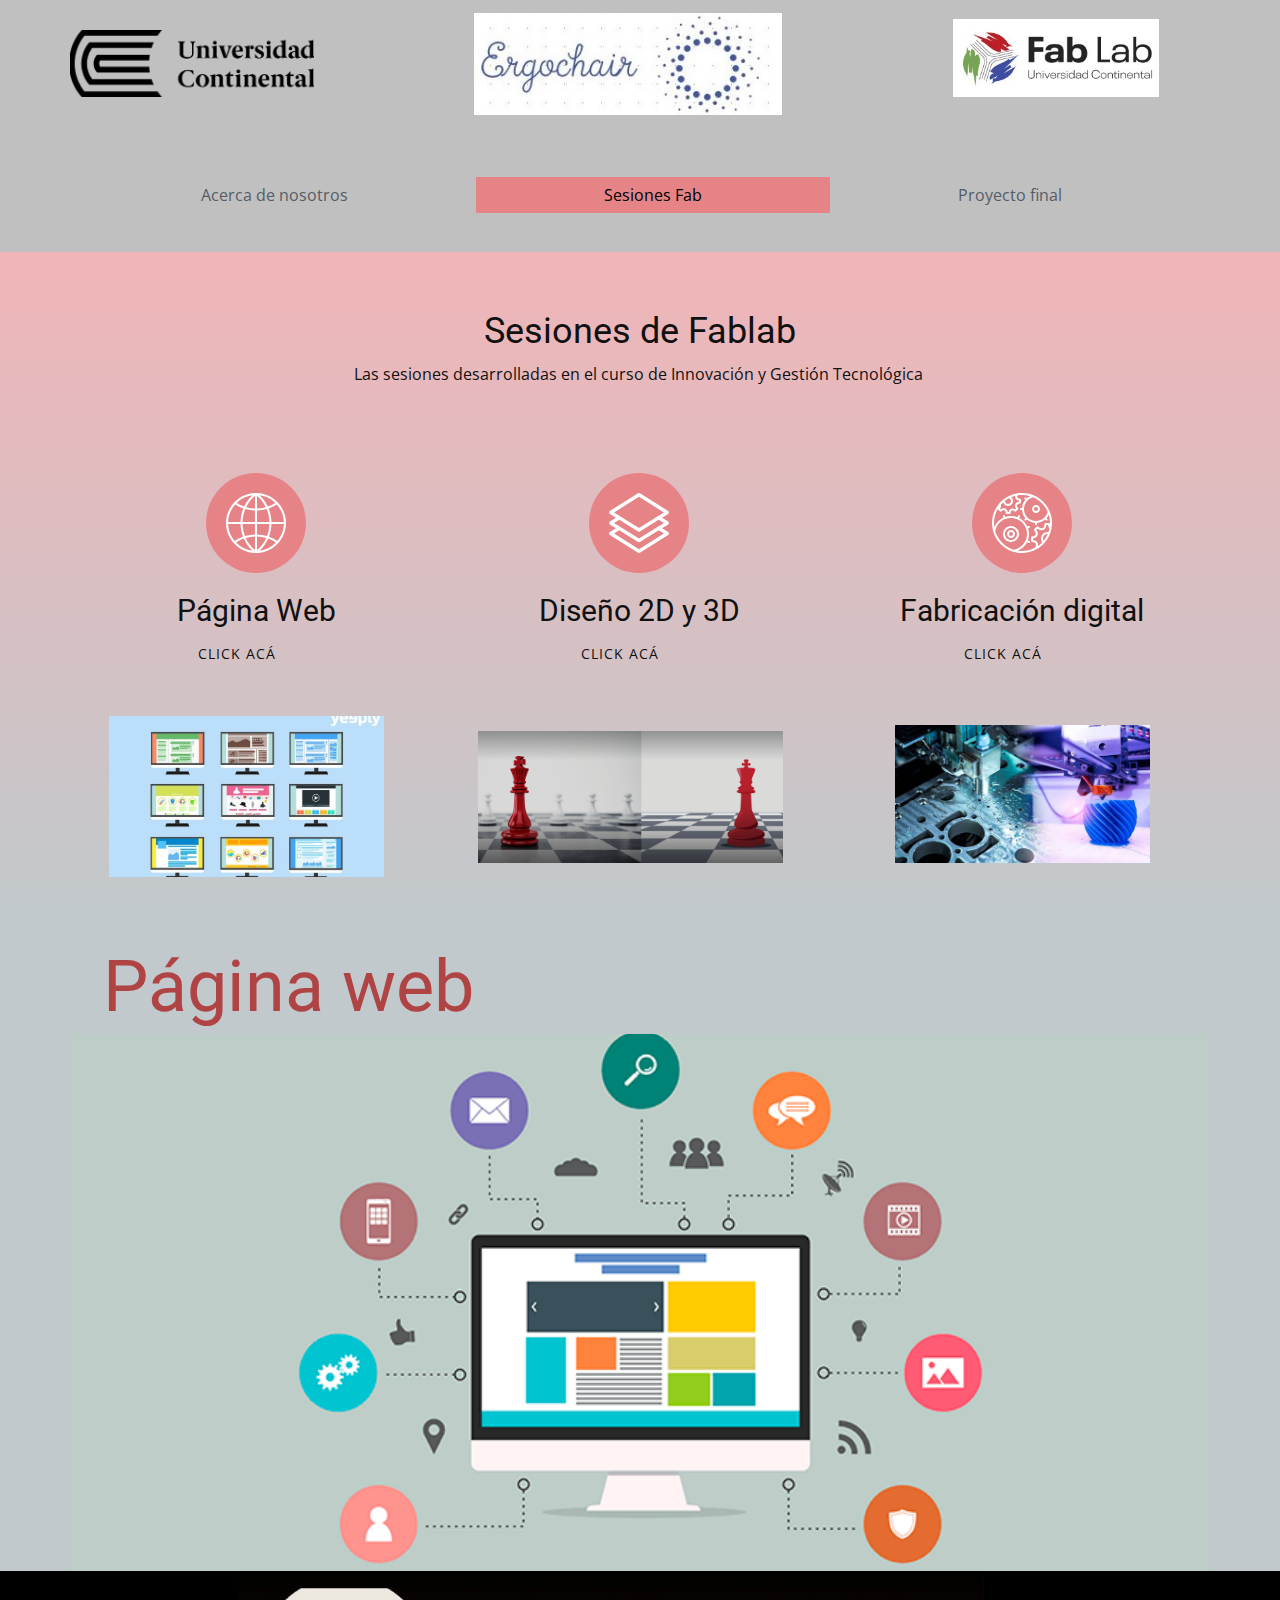
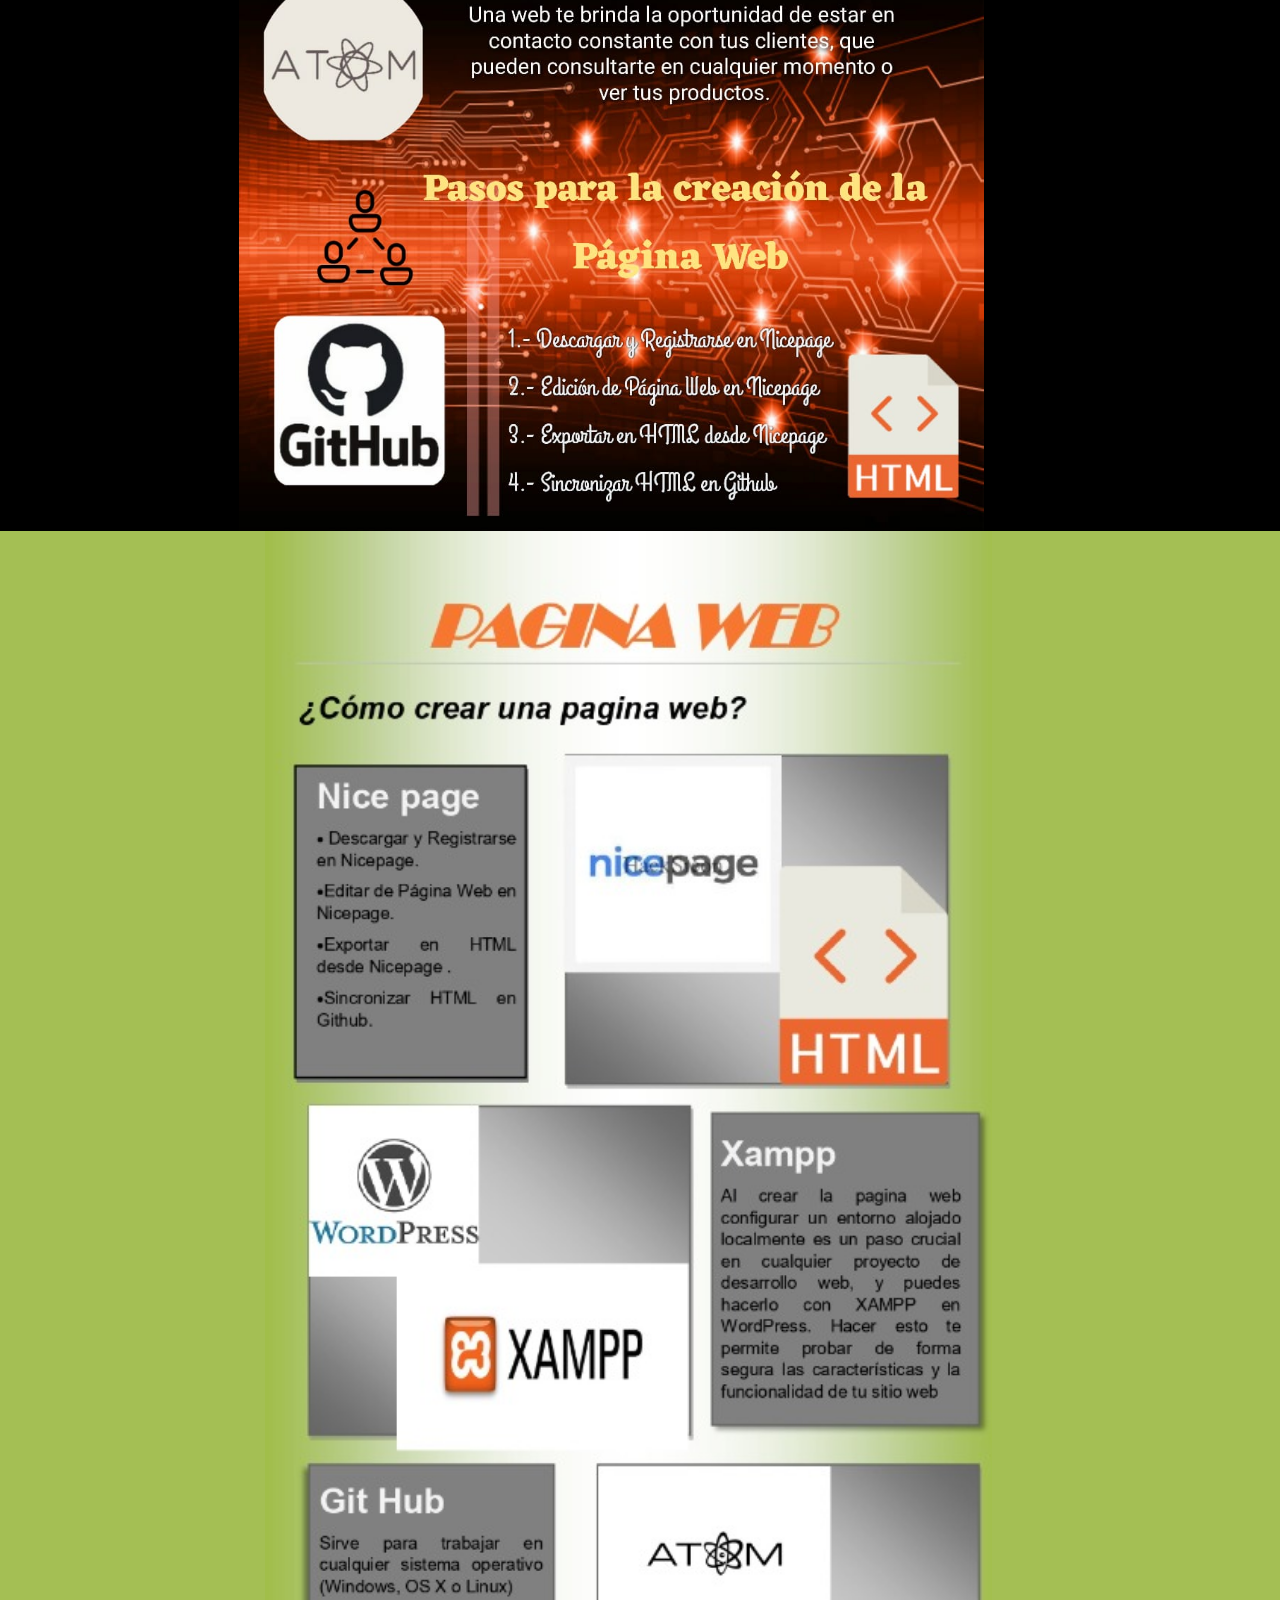
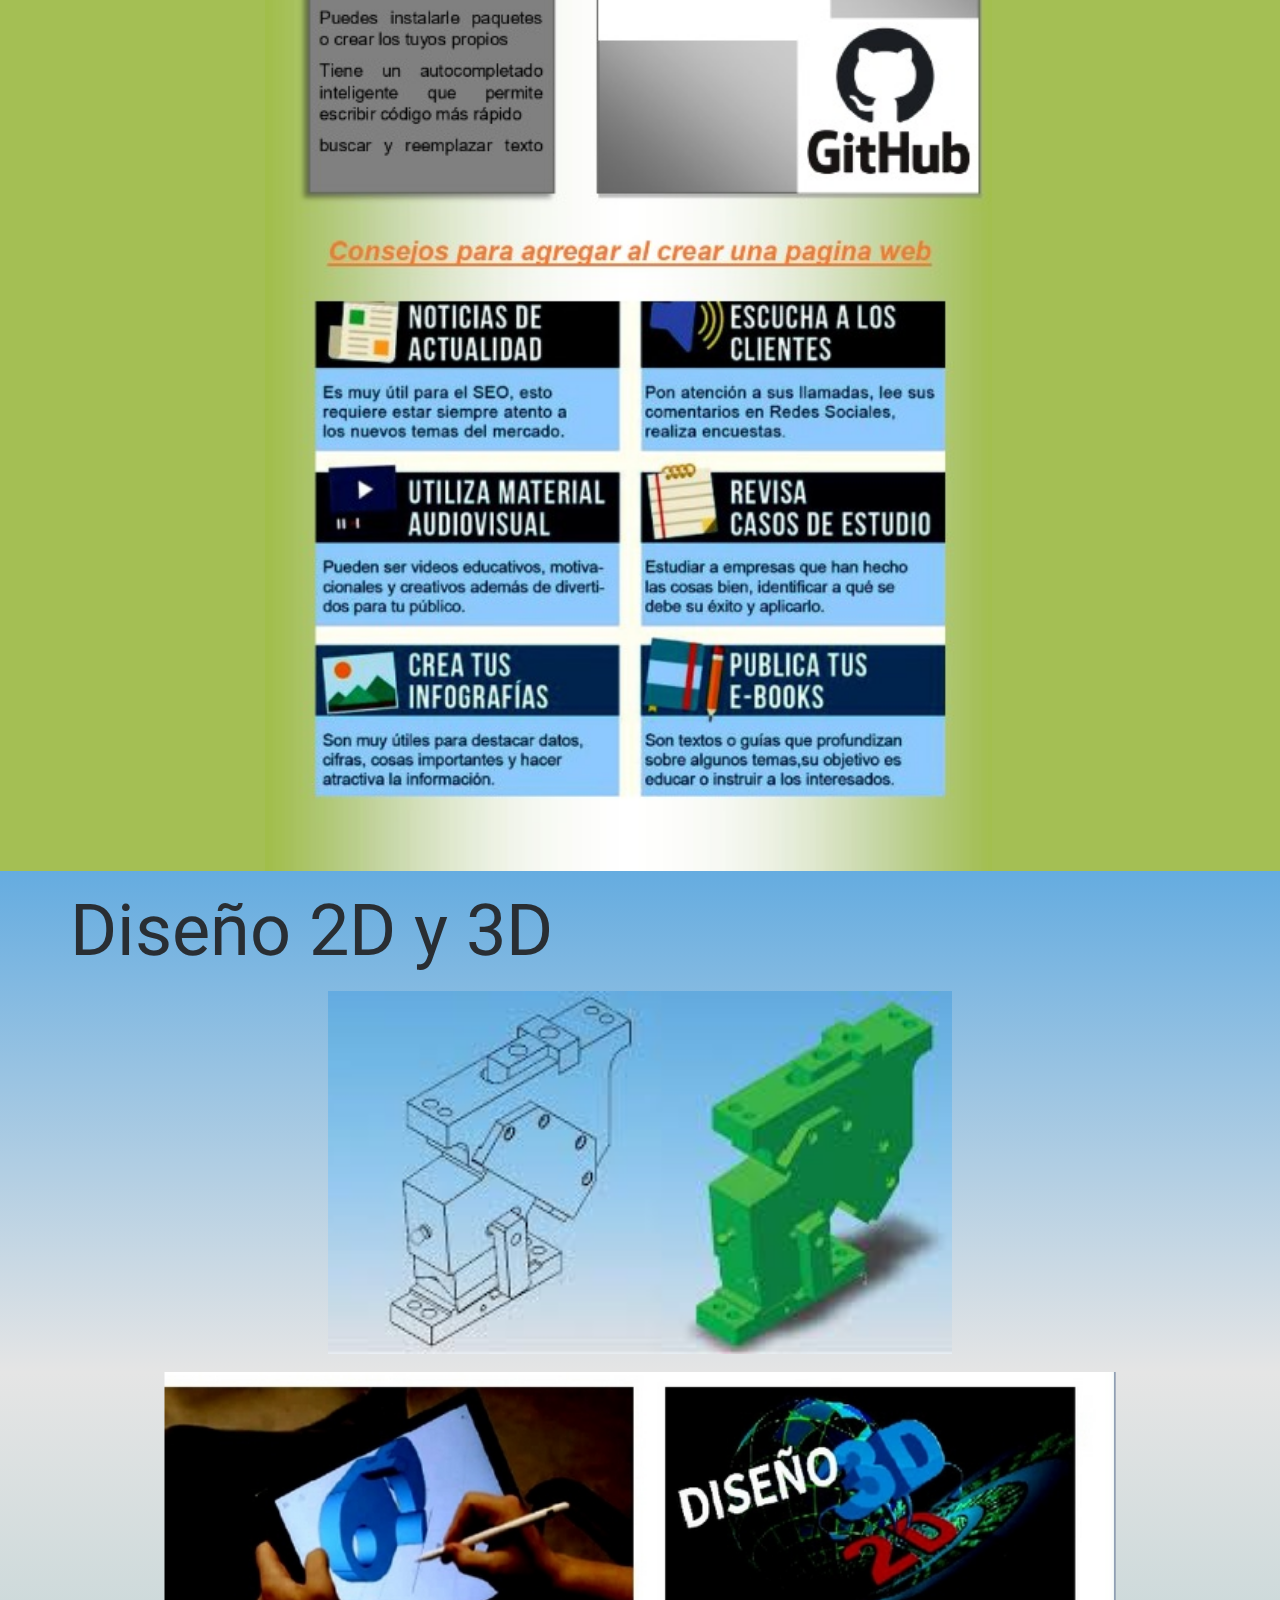
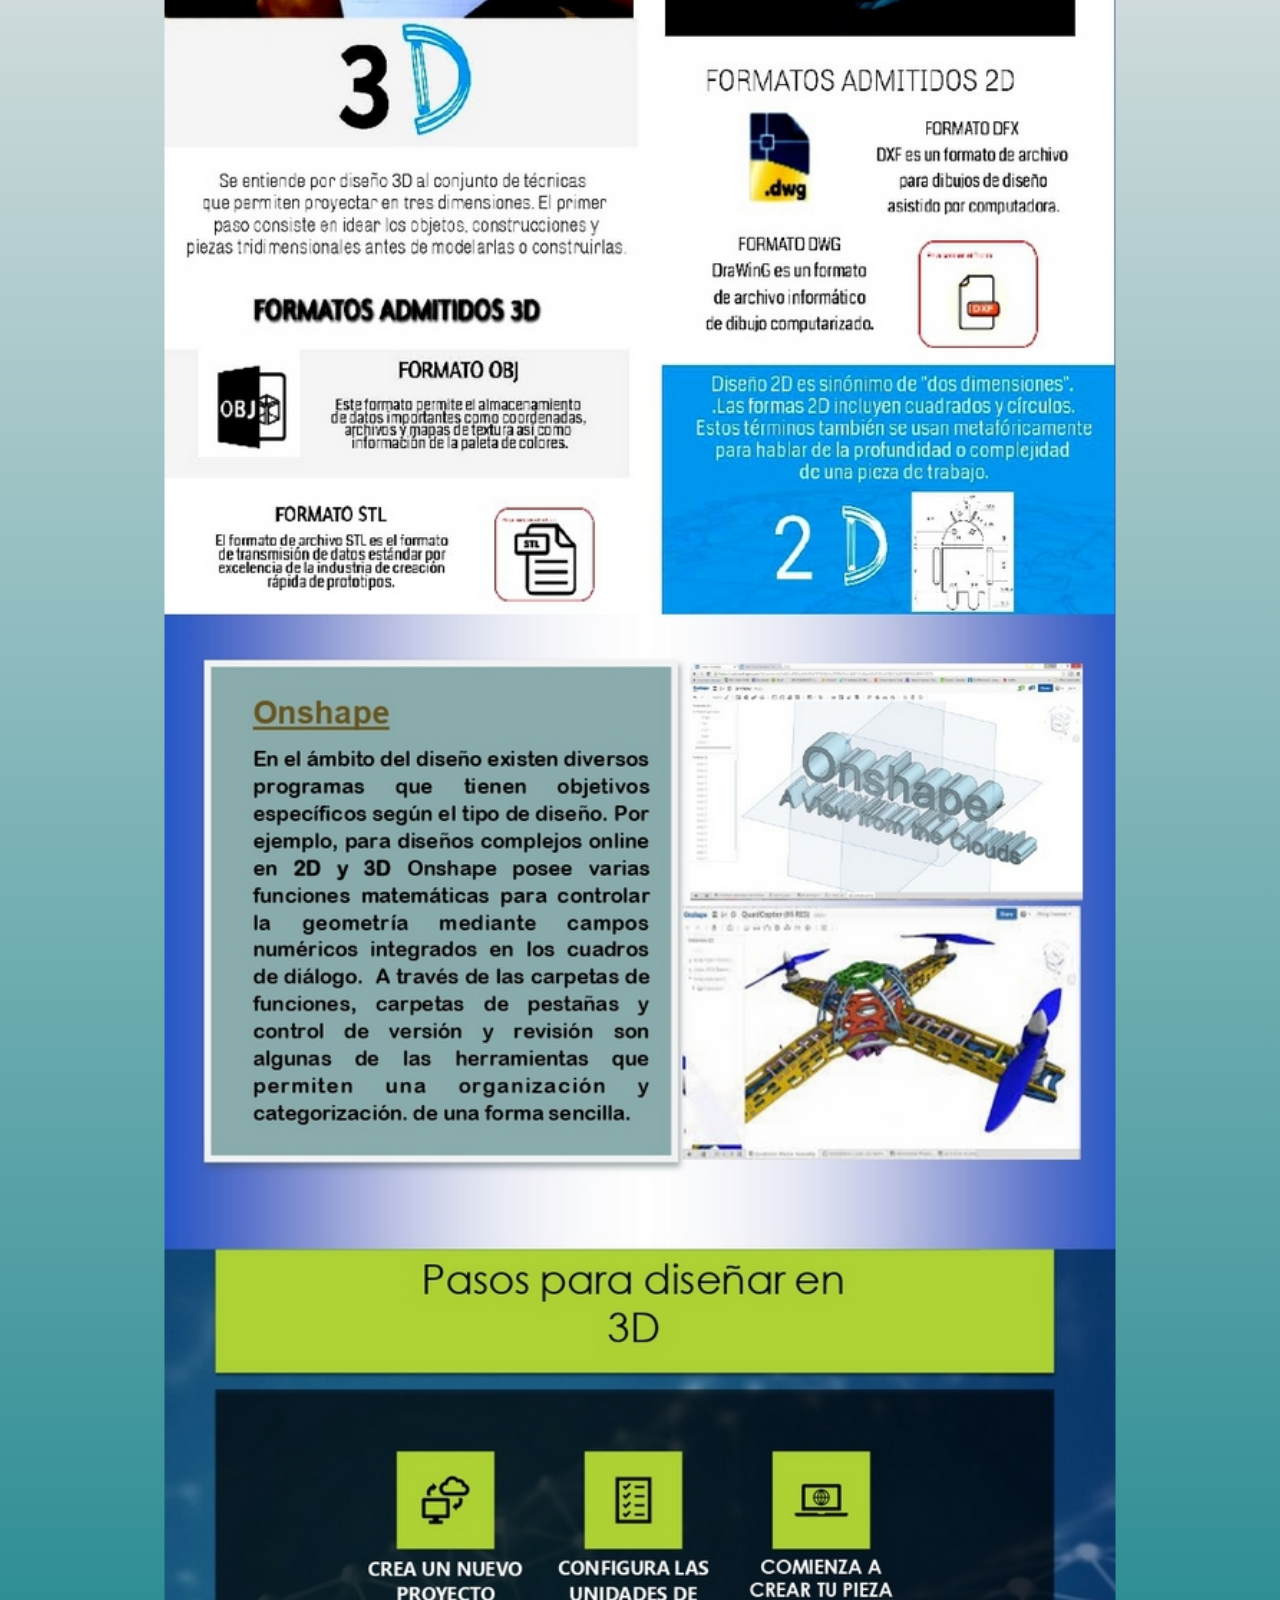
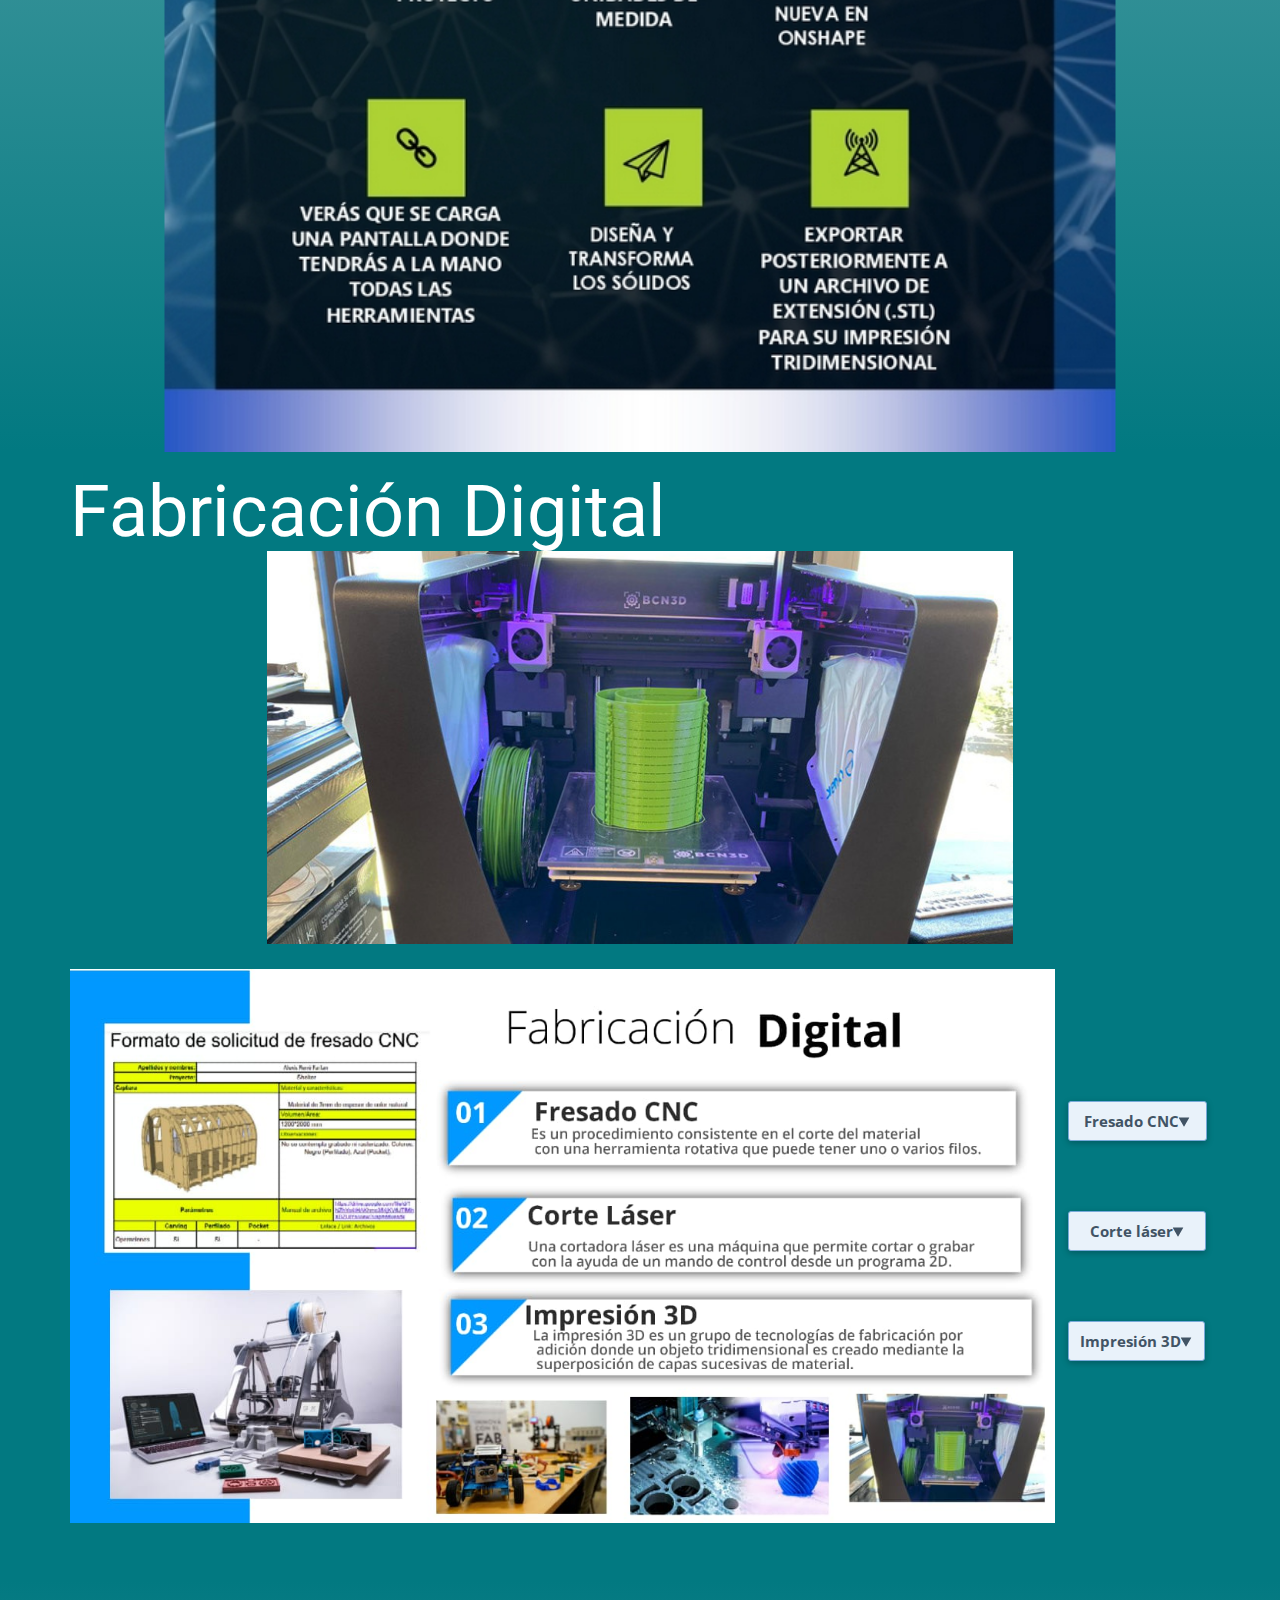
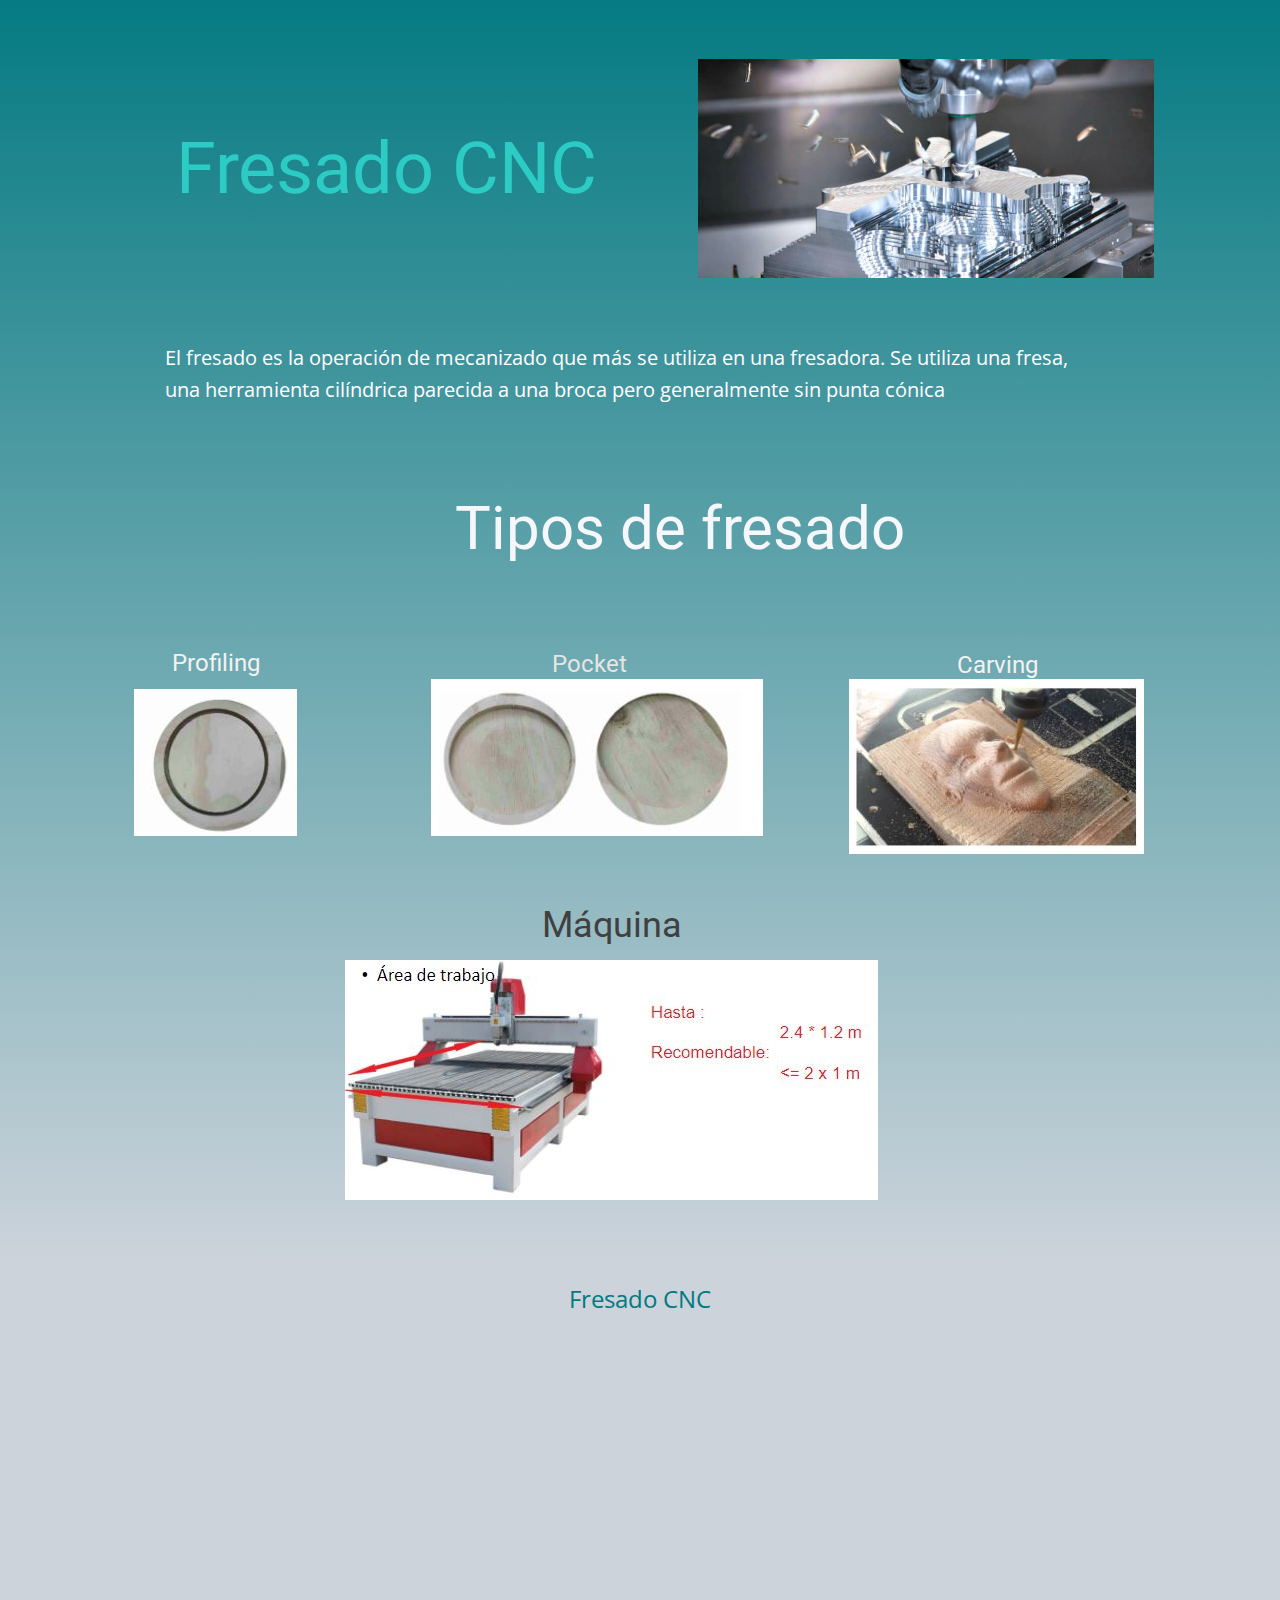
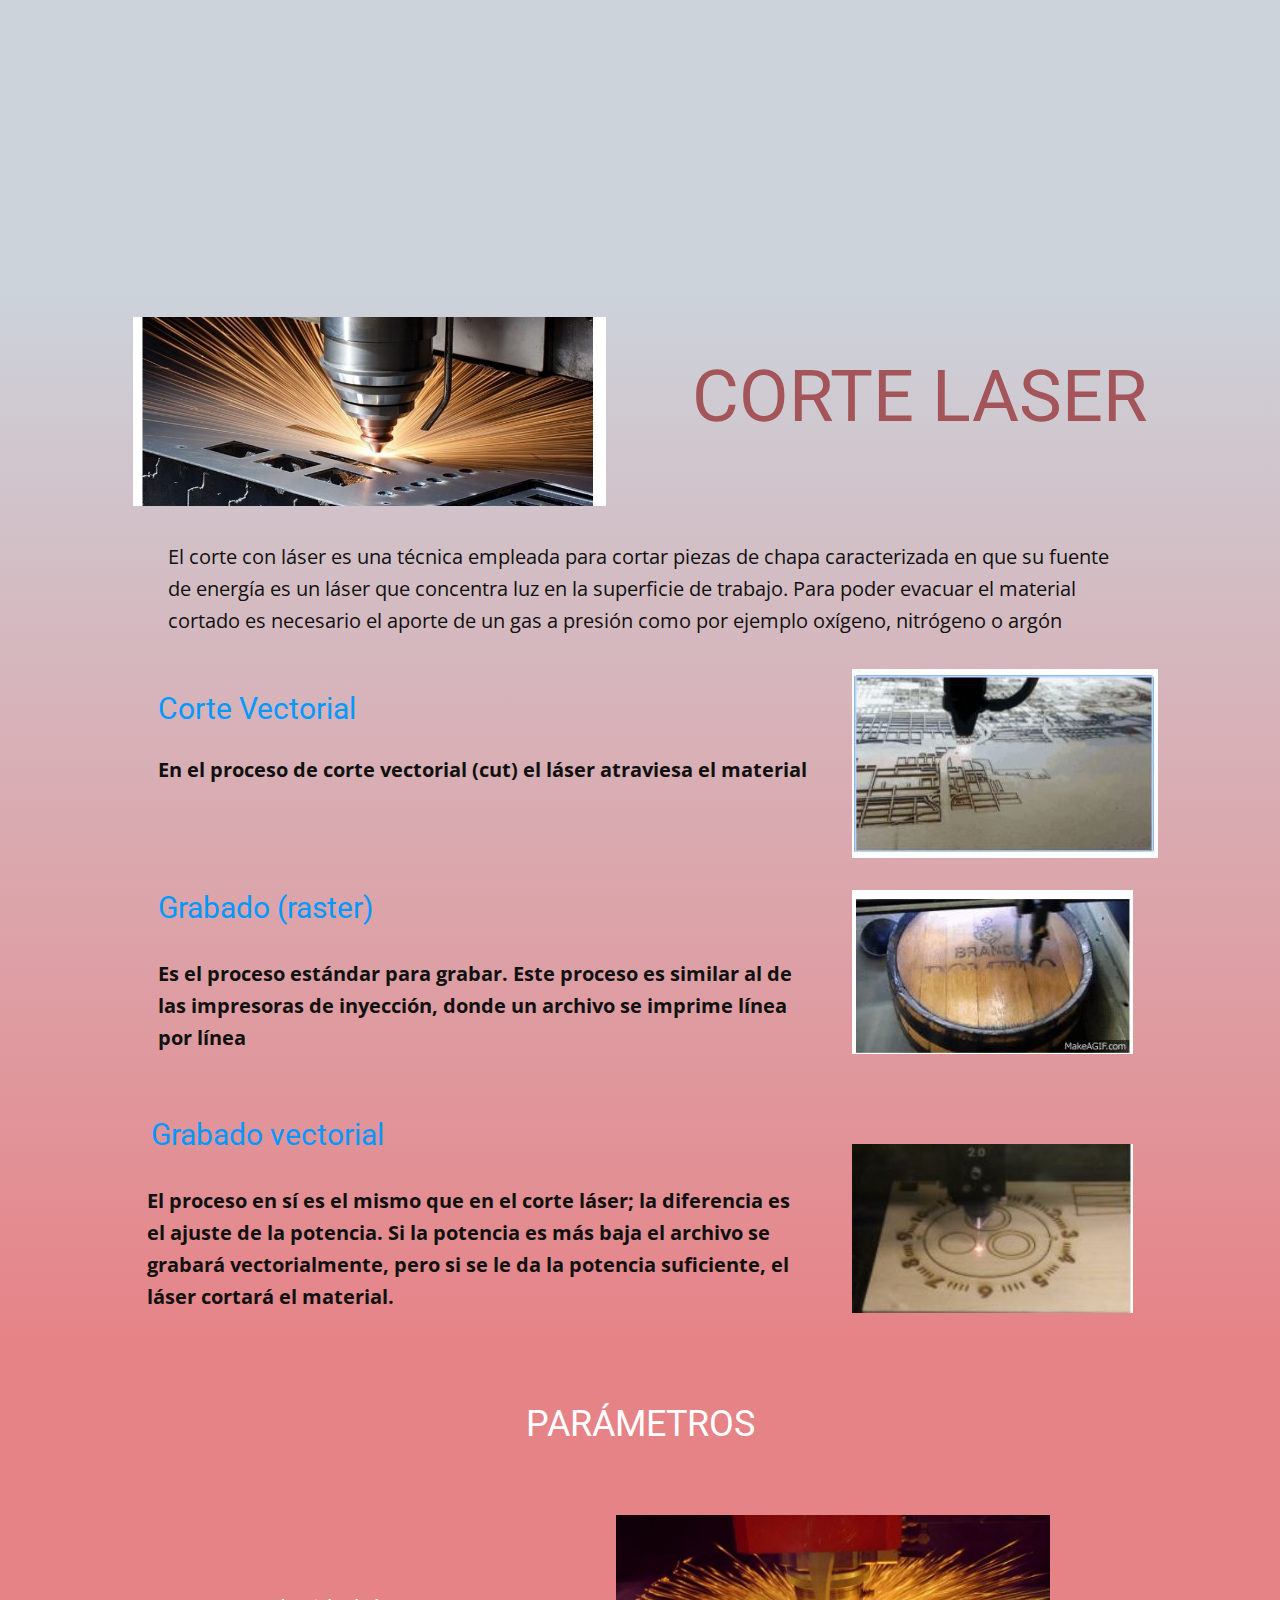
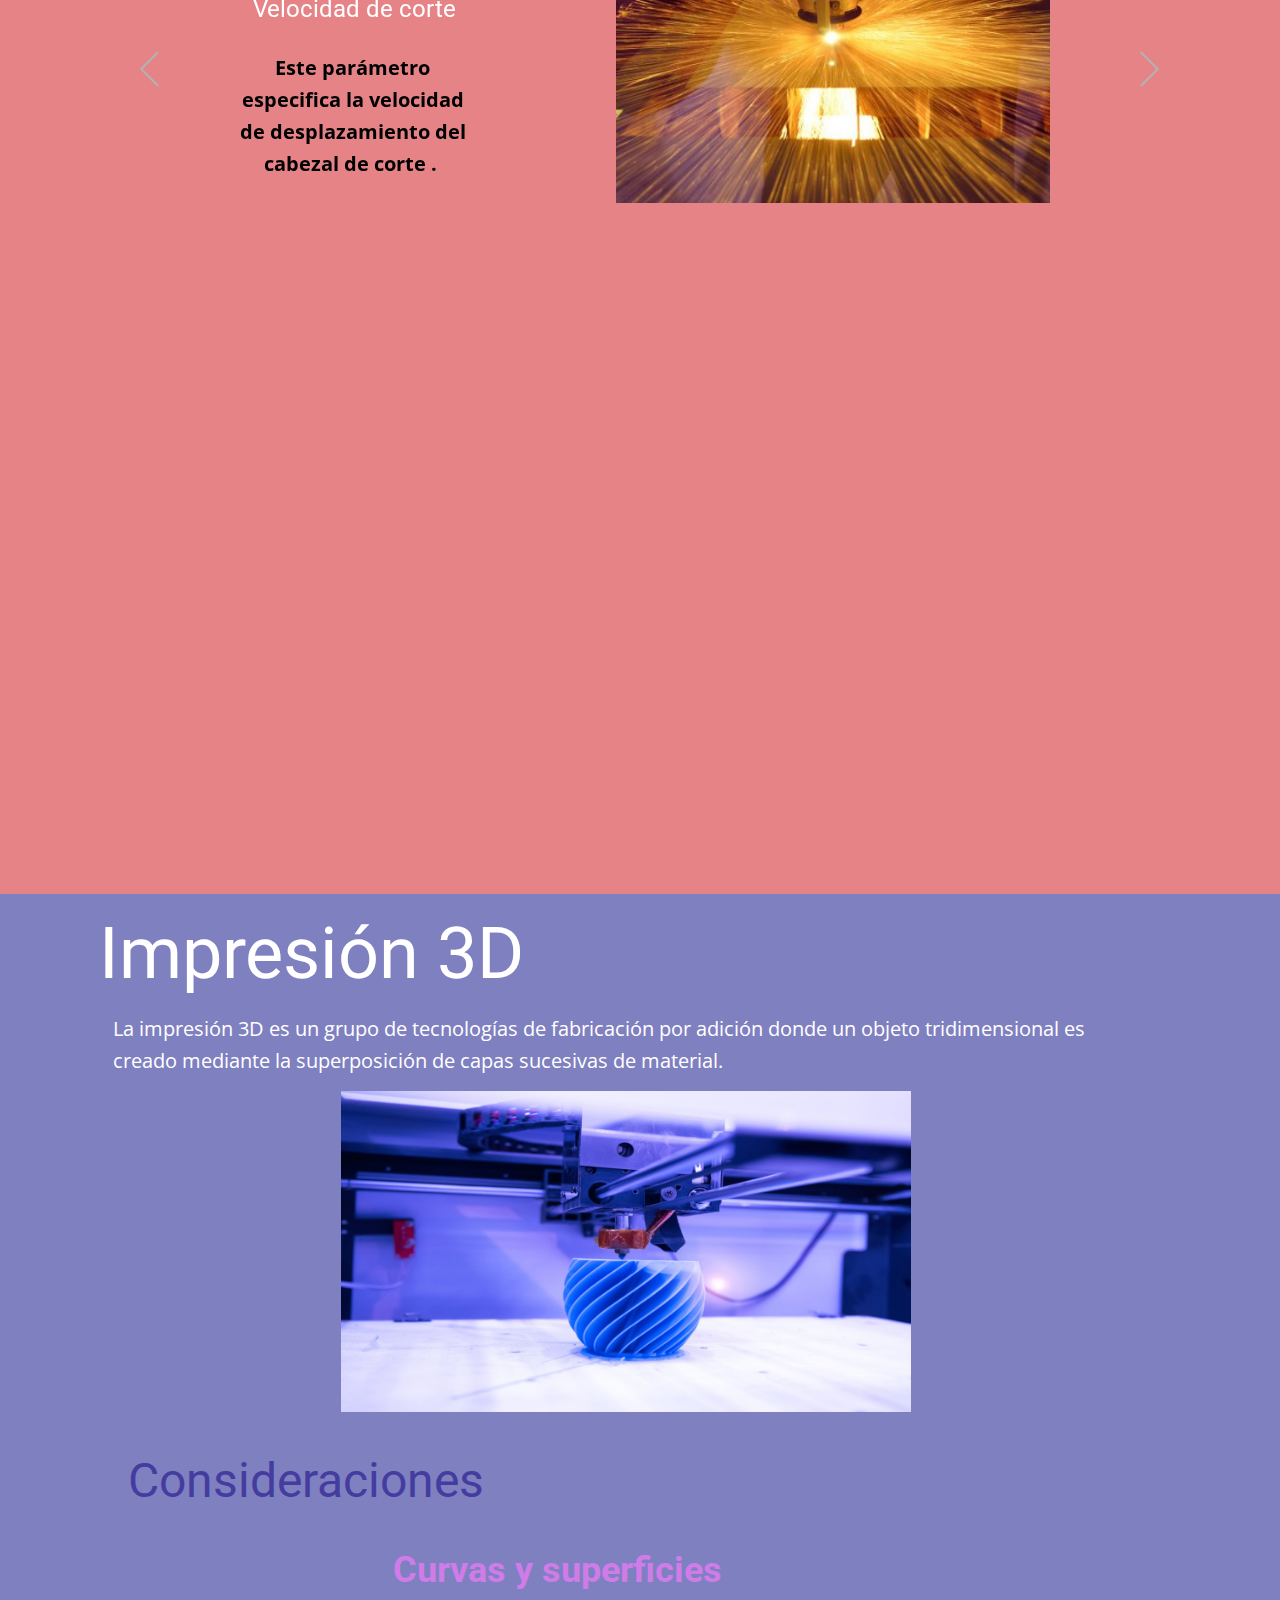
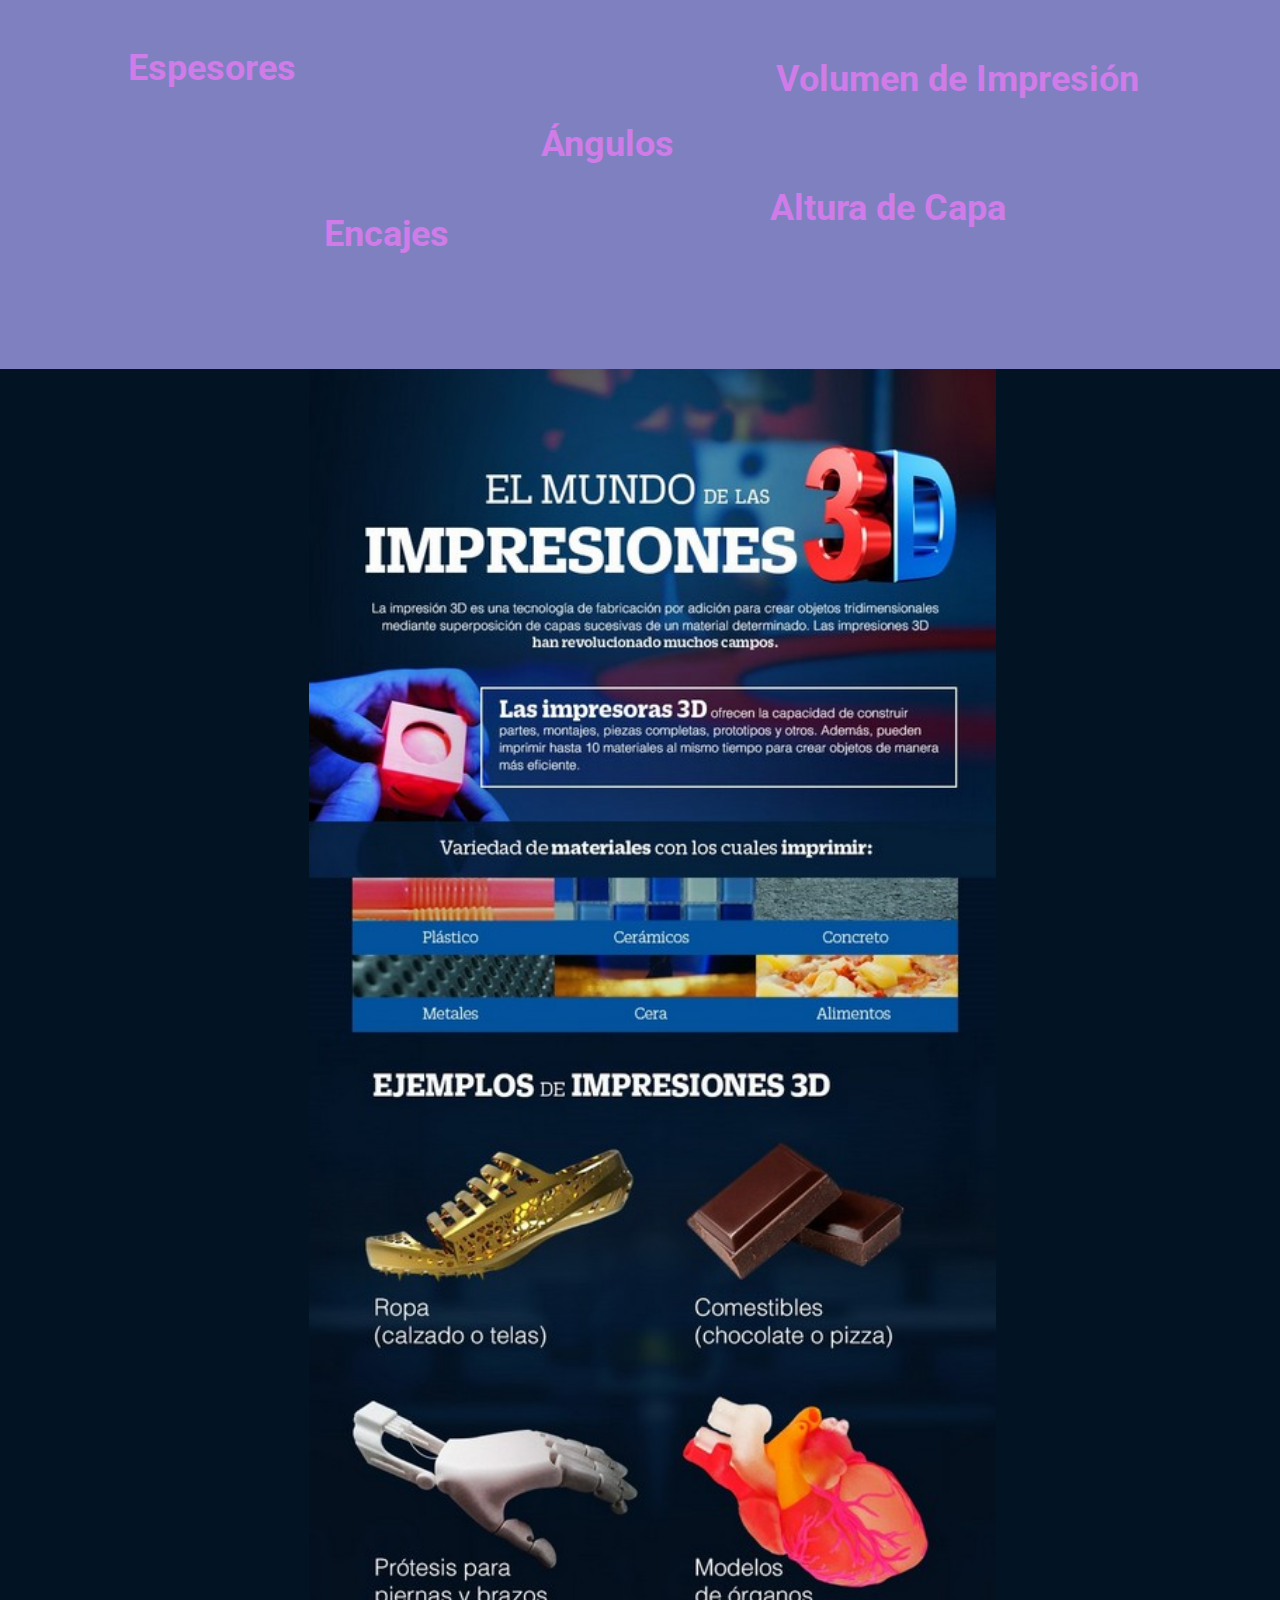
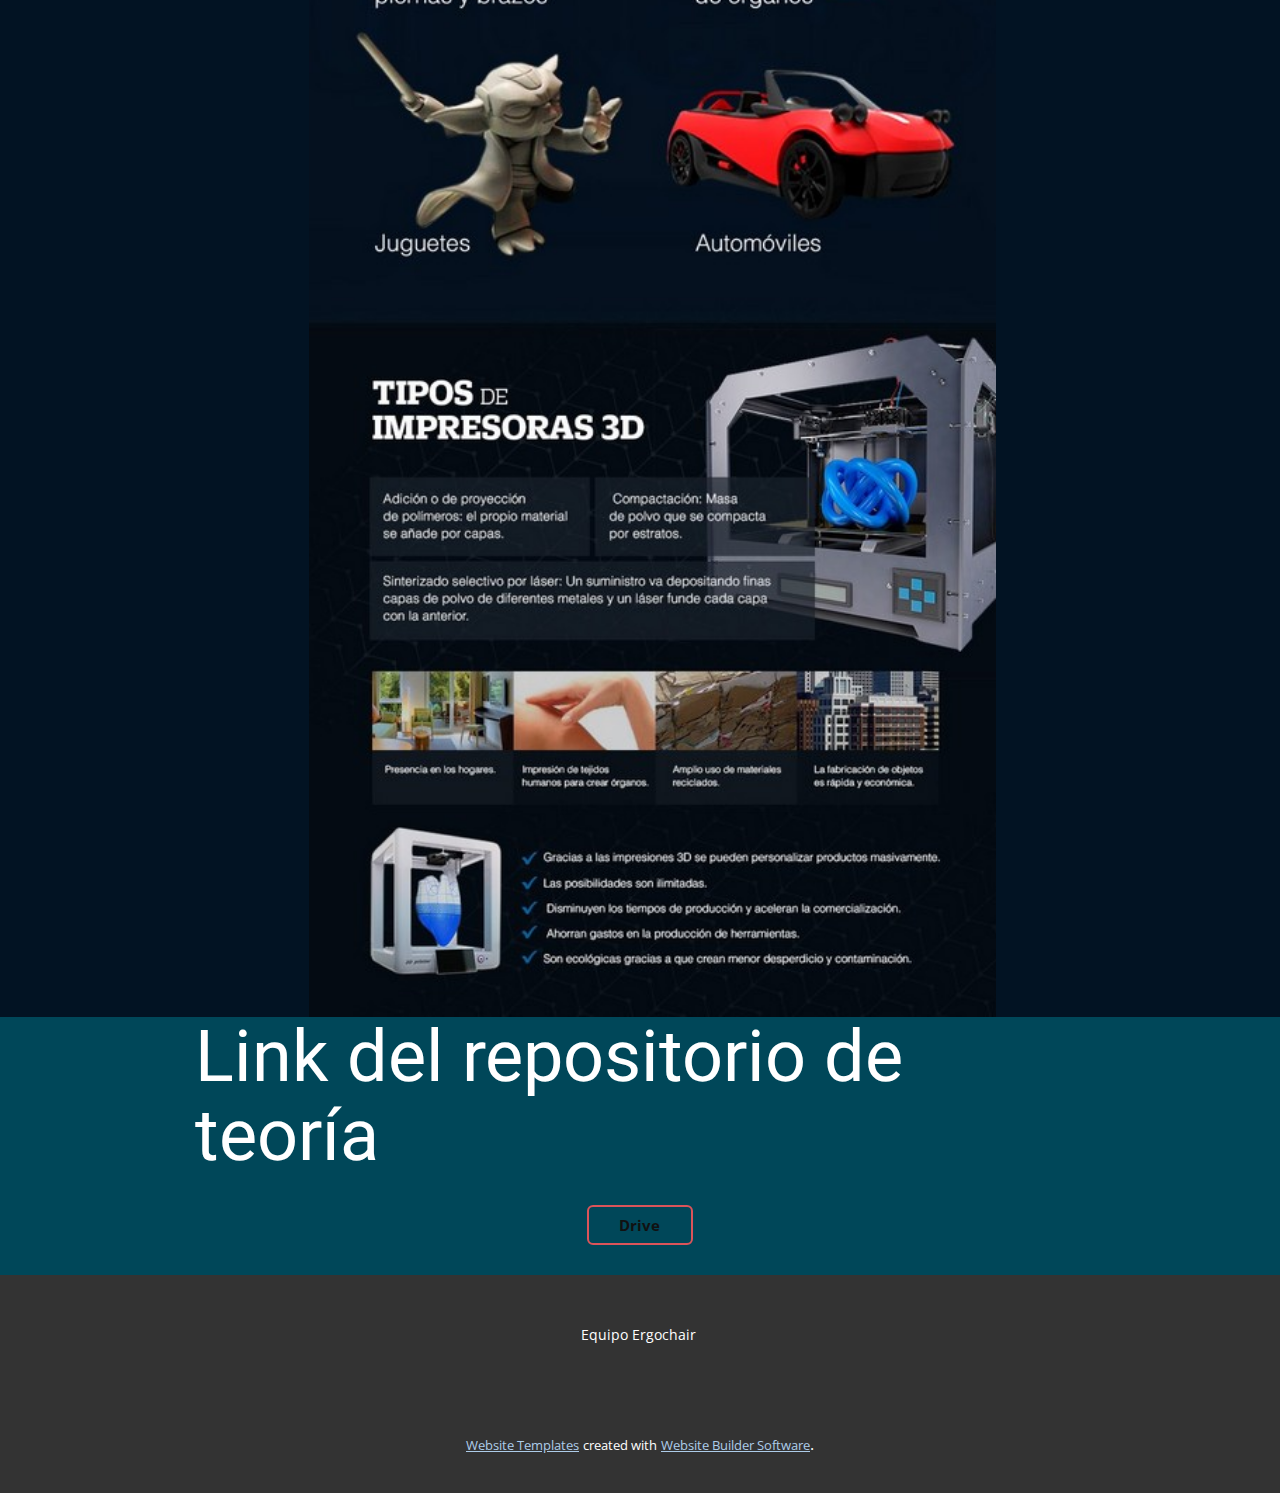
<file: Sesiones-Fab.html>
<!DOCTYPE html>
<html style="font-size: 16px;">
  <head>
    <meta name="viewport" content="width=device-width, initial-scale=1.0">
    <meta charset="utf-8">
    <meta name="keywords" content="Key Features">
    <meta name="description" content="">
    <meta name="page_type" content="np-template-header-footer-from-plugin">
    <title>Sesiones Fab</title>
    <link rel="stylesheet" href="nicepage.css" media="screen">
<link rel="stylesheet" href="Sesiones-Fab.css" media="screen">
    <script class="u-script" type="text/javascript" src="jquery.js" defer=""></script>
    <script class="u-script" type="text/javascript" src="nicepage.js" defer=""></script>
    <meta name="generator" content="Nicepage 2.27.3, nicepage.com">
    
    
    
    <link id="u-theme-google-font" rel="stylesheet" href="https://fonts.googleapis.com/css?family=Roboto:100,100i,300,300i,400,400i,500,500i,700,700i,900,900i|Open+Sans:300,300i,400,400i,600,600i,700,700i,800,800i">
    
    
    
    
    
    
    
    
    
    
    
    
    
    
    
    
    
    <script type="application/ld+json">{
		"@context": "http://schema.org",
		"@type": "Organization",
		"name": "",
		"url": "index.html"
}</script>
    <meta property="og:title" content="Sesiones Fab">
    <meta property="og:type" content="website">
    <meta name="theme-color" content="#478ac9">
    <link rel="canonical" href="index.html">
    <meta property="og:url" content="index.html">
  </head>
  <body class="u-body"><header class="u-align-left u-clearfix u-grey-25 u-header u-header" id="sec-959e"><div class="u-clearfix u-sheet u-sheet-1">
        <img src="images/logouniversidad.png" alt="" class="u-image u-image-default u-image-1" data-image-width="512" data-image-height="139">
        <img src="images/logo1.jpg" alt="" class="u-image u-image-default u-image-2" data-image-width="332" data-image-height="150">
        <img src="images/logofablab.jpg" alt="" class="u-image u-image-default u-image-3" data-image-width="308" data-image-height="145">
        <nav class="u-menu u-menu-dropdown u-offcanvas u-menu-1" data-responsive-from="LG">
          <div class="menu-collapse" style="font-size: 1rem; letter-spacing: 0;">
            <a class="u-active-palette-2-light-1 u-button-style u-custom-left-right-menu-spacing u-custom-padding-bottom u-custom-top-bottom-menu-spacing u-hover-palette-2-light-2 u-nav-link u-text-active-black u-text-hover-palette-2-base u-text-palette-5-dark-2" href="#">
              <svg><use xmlns:xlink="http://www.w3.org/1999/xlink" xlink:href="#menu-hamburger"></use></svg>
              <svg version="1.1" xmlns="http://www.w3.org/2000/svg" xmlns:xlink="http://www.w3.org/1999/xlink"><defs><symbol id="menu-hamburger" viewBox="0 0 16 16" style="width: 16px; height: 16px;"><rect y="1" width="16" height="2"></rect><rect y="7" width="16" height="2"></rect><rect y="13" width="16" height="2"></rect>
</symbol>
</defs></svg>
            </a>
          </div>
          <div class="u-custom-menu u-nav-container">
            <ul class="u-nav u-unstyled u-nav-1"><li class="u-nav-item"><a class="u-active-palette-2-light-1 u-button-style u-hover-palette-2-light-2 u-nav-link u-text-active-black u-text-hover-palette-2-base u-text-palette-5-dark-2" href="Acerca-de-nosotros.html" style="padding: 10px 128px;">Acerca de nosotros</a>
</li><li class="u-nav-item"><a class="u-active-palette-2-light-1 u-button-style u-hover-palette-2-light-2 u-nav-link u-text-active-black u-text-hover-palette-2-base u-text-palette-5-dark-2" href="Sesiones-Fab.html" style="padding: 10px 128px;">Sesiones Fab</a>
</li><li class="u-nav-item"><a class="u-active-palette-2-light-1 u-button-style u-hover-palette-2-light-2 u-nav-link u-text-active-black u-text-hover-palette-2-base u-text-palette-5-dark-2" href="Proyecto-final.html" style="padding: 10px 128px;">Proyecto final</a>
</li></ul>
          </div>
          <div class="u-custom-menu u-nav-container-collapse">
            <div class="u-black u-container-style u-inner-container-layout u-opacity u-opacity-95 u-sidenav">
              <div class="u-menu-close"></div>
              <ul class="u-align-center u-nav u-popupmenu-items u-unstyled u-nav-2"><li class="u-nav-item"><a class="u-button-style u-nav-link" href="Acerca-de-nosotros.html" style="padding: 10px 128px;">Acerca de nosotros</a>
</li><li class="u-nav-item"><a class="u-button-style u-nav-link" href="Sesiones-Fab.html" style="padding: 10px 128px;">Sesiones Fab</a>
</li><li class="u-nav-item"><a class="u-button-style u-nav-link" href="Proyecto-final.html" style="padding: 10px 128px;">Proyecto final</a>
</li></ul>
            </div>
            <div class="u-black u-menu-overlay u-opacity u-opacity-70"></div>
          </div>
        </nav>
      </div></header>
    <section class="u-align-center u-clearfix u-gradient u-section-1" id="proyectofinal">
      <div class="u-clearfix u-sheet u-sheet-1">
        <h2 class="u-text u-text-default u-text-1">Sesiones de Fablab</h2>
        <p class="u-text u-text-default u-text-2">Las sesiones desarrolladas en el curso de Innovación y Gestión Tecnológica&nbsp;</p>
        <div class="u-expanded-width u-list u-repeater u-list-1">
          <div class="u-container-style u-list-item u-repeater-item u-list-item-1">
            <div class="u-container-layout u-similar-container u-valign-top u-container-layout-1"><span class="u-icon u-icon-circle u-palette-2-light-1 u-spacing-20 u-icon-1"><svg class="u-svg-link" preserveAspectRatio="xMidYMin slice" viewBox="0 0 58 58" style=""><use xmlns:xlink="http://www.w3.org/1999/xlink" xlink:href="#svg-6b32"></use></svg><svg xmlns="http://www.w3.org/2000/svg" xmlns:xlink="http://www.w3.org/1999/xlink" version="1.1" xml:space="preserve" class="u-svg-content" viewBox="0 0 58 58" x="0px" y="0px" id="svg-6b32" style="enable-background:new 0 0 58 58;"><path d="M50.688,48.222C55.232,43.101,58,36.369,58,29c0-7.667-2.996-14.643-7.872-19.834c0,0,0-0.001,0-0.001
	c-0.004-0.006-0.01-0.008-0.013-0.013c-5.079-5.399-12.195-8.855-20.11-9.126l-0.001-0.001L29.439,0.01C29.293,0.005,29.147,0,29,0
	s-0.293,0.005-0.439,0.01l-0.563,0.015l-0.001,0.001c-7.915,0.271-15.031,3.727-20.11,9.126c-0.004,0.005-0.01,0.007-0.013,0.013
	c0,0,0,0.001-0.001,0.002C2.996,14.357,0,21.333,0,29c0,7.369,2.768,14.101,7.312,19.222c0.006,0.009,0.006,0.019,0.013,0.028
	c0.018,0.025,0.044,0.037,0.063,0.06c5.106,5.708,12.432,9.385,20.608,9.665l0.001,0.001l0.563,0.015C28.707,57.995,28.853,58,29,58
	s0.293-0.005,0.439-0.01l0.563-0.015l0.001-0.001c8.185-0.281,15.519-3.965,20.625-9.685c0.013-0.017,0.034-0.022,0.046-0.04
	C50.682,48.241,50.682,48.231,50.688,48.222z M2.025,30h12.003c0.113,4.239,0.941,8.358,2.415,12.217
	c-2.844,1.029-5.563,2.409-8.111,4.131C4.585,41.891,2.253,36.21,2.025,30z M8.878,11.023c2.488,1.618,5.137,2.914,7.9,3.882
	C15.086,19.012,14.15,23.44,14.028,28H2.025C2.264,21.493,4.812,15.568,8.878,11.023z M55.975,28H43.972
	c-0.122-4.56-1.058-8.988-2.75-13.095c2.763-0.968,5.412-2.264,7.9-3.882C53.188,15.568,55.736,21.493,55.975,28z M28,14.963
	c-2.891-0.082-5.729-0.513-8.471-1.283C21.556,9.522,24.418,5.769,28,2.644V14.963z M28,16.963V28H16.028
	c0.123-4.348,1.035-8.565,2.666-12.475C21.7,16.396,24.821,16.878,28,16.963z M30,16.963c3.179-0.085,6.3-0.566,9.307-1.438
	c1.631,3.91,2.543,8.127,2.666,12.475H30V16.963z M30,14.963V2.644c3.582,3.125,6.444,6.878,8.471,11.036
	C35.729,14.45,32.891,14.881,30,14.963z M40.409,13.072c-1.921-4.025-4.587-7.692-7.888-10.835
	c5.856,0.766,11.125,3.414,15.183,7.318C45.4,11.017,42.956,12.193,40.409,13.072z M17.591,13.072
	c-2.547-0.879-4.991-2.055-7.294-3.517c4.057-3.904,9.327-6.552,15.183-7.318C22.178,5.38,19.512,9.047,17.591,13.072z M16.028,30
	H28v10.038c-3.307,0.088-6.547,0.604-9.661,1.541C16.932,37.924,16.141,34.019,16.028,30z M28,42.038v13.318
	c-3.834-3.345-6.84-7.409-8.884-11.917C21.983,42.594,24.961,42.124,28,42.038z M30,55.356V42.038
	c3.039,0.085,6.017,0.556,8.884,1.4C36.84,47.947,33.834,52.011,30,55.356z M30,40.038V30h11.972
	c-0.113,4.019-0.904,7.924-2.312,11.58C36.547,40.642,33.307,40.126,30,40.038z M43.972,30h12.003
	c-0.228,6.21-2.559,11.891-6.307,16.348c-2.548-1.722-5.267-3.102-8.111-4.131C43.032,38.358,43.859,34.239,43.972,30z
	 M9.691,47.846c2.366-1.572,4.885-2.836,7.517-3.781c1.945,4.36,4.737,8.333,8.271,11.698C19.328,54.958,13.823,52.078,9.691,47.846
	z M32.521,55.763c3.534-3.364,6.326-7.337,8.271-11.698c2.632,0.945,5.15,2.209,7.517,3.781
	C44.177,52.078,38.672,54.958,32.521,55.763z"></path></svg>
            
            
          </span>
              <h3 class="u-align-center u-text u-text-3">Página Web</h3>
              <a href="#sec-8f87" class="u-active-none u-btn u-btn-rectangle u-button-style u-hover-palette-2-light-1 u-none u-text-body-color u-btn-1">Click acá</a>
            </div>
          </div>
          <div class="u-align-center u-container-style u-list-item u-repeater-item u-list-item-2">
            <div class="u-container-layout u-similar-container u-valign-top u-container-layout-2"><span class="u-icon u-icon-circle u-palette-2-light-1 u-spacing-20 u-icon-2">
            <svg class="u-svg-link" preserveAspectRatio="xMidYMin slice" viewBox="0 0 512.002 512.002" style=""><use xmlns:xlink="http://www.w3.org/1999/xlink" xlink:href="#svg-04c0"></use></svg>
            <svg xmlns="http://www.w3.org/2000/svg" xmlns:xlink="http://www.w3.org/1999/xlink" version="1.1" xml:space="preserve" class="u-svg-content" viewBox="0 0 512.002 512.002" x="0px" y="0px" id="svg-04c0" style="enable-background:new 0 0 512.002 512.002;"><g><g><path d="M512.001,255.969c-0.011-5.193-2.708-10.011-7.129-12.737l-52.034-32.076l52.089-32.421    c4.393-2.734,7.066-7.539,7.074-12.712c0.008-5.174-2.651-9.987-7.036-12.734l-241-151c-4.871-3.052-11.058-3.052-15.929,0    l-241,151c-4.384,2.747-7.043,7.56-7.036,12.734c0.008,5.174,2.681,9.979,7.074,12.712l51.732,32.198L7.051,243.282    c-4.39,2.744-7.055,7.557-7.05,12.734c0.005,5.177,2.679,9.985,7.074,12.721l51.732,32.198L7.051,333.282    c-4.383,2.74-7.047,7.543-7.05,12.712s2.656,9.975,7.036,12.719l241,151c2.436,1.526,5.2,2.289,7.964,2.289    c2.764,0,5.529-0.763,7.964-2.289l241-151c4.394-2.753,7.055-7.581,7.036-12.766c-0.019-5.185-2.715-9.993-7.129-12.714    l-52.034-32.076l52.089-32.421C509.336,265.992,512.012,261.162,512.001,255.969z M43.32,165.96L256.001,32.703L468.682,165.96    c-2.044,1.272-206.586,128.58-212.681,132.374L43.32,165.96z M468.584,346.106L256.001,479.301L43.278,346.018l43.889-27.431    l160.908,100.15c2.426,1.51,5.176,2.265,7.926,2.265c2.75,0,5.5-0.755,7.926-2.265l160.464-99.874L468.584,346.106z     M256.001,388.334L43.345,255.976l43.822-27.389l160.908,100.15c2.426,1.51,5.176,2.265,7.926,2.265c2.75,0,5.5-0.755,7.926-2.265    l160.464-99.874l44.125,27.2C467.297,256.822,261.631,384.829,256.001,388.334z"></path>
</g>
</g></svg>
          </span>
              <h3 class="u-text u-text-4">Diseño 2D y 3D</h3>
              <a href="#sec-2980" class="u-active-none u-btn u-btn-rectangle u-button-style u-hover-palette-2-light-1 u-none u-text-body-color u-btn-2">CLICK ACÁ</a>
            </div>
          </div>
          <div class="u-align-center u-container-style u-list-item u-repeater-item u-list-item-3">
            <div class="u-container-layout u-similar-container u-valign-top u-container-layout-3"><span class="u-icon u-icon-circle u-palette-2-light-1 u-spacing-20 u-icon-3"><svg class="u-svg-link" preserveAspectRatio="xMidYMin slice" viewBox="0 0 60 60" style=""><use xmlns:xlink="http://www.w3.org/1999/xlink" xlink:href="#svg-945d"></use></svg><svg xmlns="http://www.w3.org/2000/svg" xmlns:xlink="http://www.w3.org/1999/xlink" version="1.1" xml:space="preserve" class="u-svg-content" viewBox="0 0 60 60" x="0px" y="0px" id="svg-945d" style="enable-background:new 0 0 60 60;"><g><path d="M19,45c2.206,0,4-1.794,4-4s-1.794-4-4-4s-4,1.794-4,4S16.794,45,19,45z M19,39c1.103,0,2,0.897,2,2s-0.897,2-2,2   s-2-0.897-2-2S17.897,39,19,39z"></path><path d="M44,12c-2.206,0-4,1.794-4,4s1.794,4,4,4s4-1.794,4-4S46.206,12,44,12z M44,18c-1.103,0-2-0.897-2-2s0.897-2,2-2   s2,0.897,2,2S45.103,18,44,18z"></path><path d="M19,49c4.411,0,8-3.589,8-8s-3.589-8-8-8s-8,3.589-8,8S14.589,49,19,49z M19,35c3.309,0,6,2.691,6,6s-2.691,6-6,6   s-6-2.691-6-6S15.691,35,19,35z"></path><path d="M59.187,36.913c0.12-0.507,0.227-1.018,0.32-1.534c0.005-0.027,0.012-0.053,0.017-0.08c0.001-0.006,0-0.012,0.001-0.018   C59.831,33.564,60,31.802,60,30c0-4.126-0.838-8.059-2.351-11.64c-0.006-0.016-0.006-0.034-0.013-0.05   c-1.161-2.74-2.739-5.284-4.643-7.551c-1.12-1.336-2.354-2.572-3.686-3.695c-2.284-1.929-4.85-3.528-7.617-4.699   c-0.015-0.007-0.032-0.007-0.048-0.012C38.061,0.838,34.126,0,30,0c-1.738,0-3.44,0.157-5.098,0.442c-0.003,0-0.006,0-0.008,0   c-0.028,0.005-0.056,0.011-0.085,0.017c-0.405,0.071-0.808,0.148-1.207,0.235c-0.022,0.005-0.044,0.011-0.067,0.016   c-1.597,0.352-3.145,0.833-4.636,1.429c-0.137,0.055-0.276,0.106-0.412,0.163c-0.224,0.093-0.443,0.194-0.664,0.292   c-0.216,0.096-0.432,0.191-0.646,0.292c-0.174,0.083-0.346,0.17-0.518,0.256c-0.048,0.024-0.096,0.047-0.144,0.071   c-0.013,0.006-0.028,0.006-0.042,0.013c-0.06,0.03-0.117,0.064-0.177,0.095c-0.14,0.072-0.278,0.147-0.417,0.221   c-0.123,0.066-0.245,0.133-0.367,0.201c-0.142,0.079-0.286,0.154-0.427,0.235c-0.167,0.096-0.33,0.197-0.495,0.296   c-0.086,0.052-0.171,0.103-0.256,0.156c-0.348,0.213-0.691,0.434-1.031,0.661c-0.035,0.023-0.07,0.046-0.104,0.07   c-0.178,0.12-0.356,0.239-0.531,0.363c-0.023,0.016-0.046,0.034-0.069,0.051c-0.373,0.266-0.74,0.541-1.101,0.824   c-0.012,0.009-0.024,0.017-0.035,0.026c-0.003,0.002-0.004,0.005-0.006,0.007c-1.644,1.293-3.162,2.759-4.518,4.387   c-0.018,0.021-0.027,0.047-0.042,0.07C2.591,16.082,0,22.744,0,30c0,2.995,0.447,5.887,1.268,8.618   c0.002,0.007-0.001,0.015,0.001,0.022c0.01,0.032,0.022,0.062,0.031,0.094c0.166,0.544,0.344,1.083,0.54,1.613   c0.069,0.189,0.148,0.373,0.221,0.56c0.121,0.31,0.243,0.619,0.374,0.923c0.134,0.313,0.276,0.62,0.42,0.927   c0.068,0.143,0.135,0.286,0.205,0.427c2.928,6.002,7.763,10.836,13.766,13.762c0.134,0.066,0.27,0.13,0.405,0.194   c0.313,0.147,0.627,0.292,0.946,0.428c0.29,0.125,0.584,0.24,0.879,0.356c0.201,0.079,0.399,0.164,0.603,0.238   c0.525,0.193,1.059,0.37,1.597,0.534c0.035,0.011,0.068,0.024,0.104,0.035c0.012,0.004,0.025,0.002,0.037,0.005   C24.124,59.555,27.011,60,30,60c4.995,0,9.705-1.234,13.852-3.402c0.027-0.011,0.055-0.017,0.082-0.031   c0.073-0.038,0.141-0.082,0.214-0.12c0.243-0.131,0.481-0.269,0.72-0.406c0.224-0.128,0.451-0.252,0.671-0.386   c0.422-0.256,0.837-0.523,1.245-0.8c0.175-0.118,0.343-0.245,0.515-0.367c0.272-0.193,0.543-0.386,0.808-0.588   c0.149-0.114,0.295-0.231,0.442-0.347c0.295-0.232,0.585-0.469,0.871-0.712c0.107-0.091,0.213-0.183,0.318-0.276   c0.348-0.304,0.688-0.617,1.021-0.937c0.039-0.038,0.079-0.074,0.118-0.113c0.482-0.468,0.952-0.949,1.402-1.448   c0.015-0.015,0.037-0.021,0.051-0.038c2.222-2.475,3.994-5.267,5.285-8.31c0.047-0.11,0.089-0.222,0.134-0.332   c0.108-0.262,0.218-0.522,0.319-0.788c0.004-0.01,0.002-0.021,0.005-0.031c0.435-1.152,0.799-2.338,1.091-3.552   C59.172,36.982,59.179,36.947,59.187,36.913z M49.04,50.505c-0.25,0.233-0.507,0.459-0.766,0.683   c-0.098,0.085-0.195,0.172-0.295,0.256c-0.203,0.172-0.412,0.337-0.621,0.502c-0.16,0.127-0.318,0.255-0.481,0.378   c-0.16,0.121-0.323,0.238-0.486,0.356c-0.152,0.11-0.304,0.219-0.458,0.326c0.215-0.959,0.125-1.974-0.283-2.909   c-0.65-1.49-1.998-2.527-3.604-2.774L41,47.161v-1.777l0.994-0.19c1.597-0.308,2.905-1.395,3.499-2.908   c0.594-1.513,0.375-3.199-0.587-4.511l-0.626-0.853l1.257-1.258l1.281,0.869c1.316,0.892,2.979,1.06,4.448,0.452   c1.469-0.608,2.526-1.904,2.826-3.466L54.384,32h1.777l0.161,1.046c0.141,0.915,0.53,1.739,1.137,2.414   c-0.244,1.23-0.577,2.436-0.983,3.613C56.154,39.024,55.828,39,55.5,39c-3.584,0-6.5,2.916-6.5,6.5c0,1.386,0.44,2.705,1.242,3.808   c-0.355,0.373-0.717,0.739-1.093,1.092C49.113,50.435,49.077,50.471,49.04,50.505z M55.326,41.904   c-0.992,2.097-2.245,4.064-3.716,5.856C51.213,47.08,51,46.306,51,45.5c0-2.481,2.019-4.5,4.5-4.5c0.076,0,0.151,0.002,0.226,0.006   c-0.113,0.262-0.225,0.524-0.345,0.782C55.363,41.827,55.344,41.865,55.326,41.904z M44,28c-6.617,0-12-5.383-12-12   c0-5.526,3.843-10.378,9.184-11.662c1.948,0.852,3.782,1.917,5.47,3.169c0.033,0.025,0.067,0.048,0.1,0.073   c0.275,0.206,0.542,0.42,0.809,0.636c0.086,0.069,0.175,0.136,0.26,0.206c0.2,0.166,0.394,0.339,0.589,0.51   c0.142,0.124,0.287,0.244,0.427,0.372c0.074,0.068,0.145,0.14,0.219,0.208c0.508,0.473,0.998,0.963,1.47,1.472   c0.055,0.059,0.112,0.115,0.167,0.175c0.132,0.145,0.258,0.297,0.387,0.445c0.166,0.19,0.335,0.377,0.496,0.572   c0.073,0.088,0.142,0.18,0.214,0.27c0.213,0.264,0.425,0.528,0.628,0.799c0.028,0.037,0.054,0.076,0.082,0.114   c1.25,1.685,2.311,3.516,3.162,5.46C54.377,24.158,49.526,28,44,28z M23.228,2.834c-0.157,0.745-0.097,1.53,0.193,2.268   c0.5,1.274,1.602,2.19,2.947,2.449L27,7.672v1.086L26.333,8.86c-1.353,0.208-2.488,1.081-3.036,2.336   c-0.548,1.256-0.417,2.683,0.352,3.816l0.361,0.534l-0.768,0.767l-0.177-0.13c-1.129-0.828-2.575-1.003-3.869-0.467   c-1.293,0.536-2.193,1.683-2.405,3.065L16.757,19h-1.085l-0.122-0.632c-0.258-1.346-1.174-2.447-2.449-2.948   c-1.275-0.5-2.695-0.314-3.799,0.494l-0.544,0.399L7.99,15.547l0.361-0.534c0.677-1,0.851-2.209,0.509-3.342   c0.1-0.115,0.198-0.232,0.299-0.345c0.255-0.285,0.518-0.562,0.784-0.835c0.275-0.283,0.557-0.559,0.843-0.83   c0.133-0.125,0.269-0.247,0.404-0.369C11.764,11.42,13.693,13,16,13c2.757,0,5-2.243,5-5c0-1.527-0.693-2.904-1.807-3.827   c0.612-0.256,1.235-0.488,1.865-0.7c0.065-0.022,0.129-0.044,0.194-0.066C21.903,3.193,22.561,3,23.228,2.834z M13.01,7.772   c0.081-0.062,0.158-0.127,0.24-0.188C13.652,7.284,14.067,7,14.485,6.72c0.202-0.135,0.401-0.275,0.606-0.404   c0.026-0.017,0.052-0.034,0.078-0.05c0.423-0.265,0.858-0.509,1.294-0.75c0.191-0.106,0.378-0.22,0.571-0.321   C18.208,5.623,19,6.73,19,8c0,1.654-1.346,3-3,3s-3-1.346-3-3C13,7.925,13.004,7.849,13.01,7.772z M13.117,26.116   c0.029-0.009,0.059-0.005,0.088-0.017c0.035-0.014,0.059-0.042,0.092-0.059C15.072,25.369,16.994,25,19,25c8.822,0,16,7.178,16,16   c0,2.292-0.488,4.472-1.354,6.449c-0.009,0.017-0.025,0.028-0.033,0.046c-0.01,0.022-0.007,0.046-0.015,0.068   c-2.117,4.732-6.467,8.26-11.881,9.186c-0.003-0.001-0.005-0.001-0.008-0.002c-0.493-0.152-0.977-0.322-1.458-0.5   c-0.225-0.083-0.446-0.175-0.668-0.264c-0.23-0.092-0.459-0.186-0.686-0.283c-0.297-0.129-0.593-0.262-0.885-0.401   c-0.107-0.051-0.213-0.104-0.32-0.156c-5.57-2.738-10.103-7.271-12.839-12.841c-0.051-0.104-0.102-0.208-0.152-0.313   c-0.14-0.293-0.273-0.59-0.403-0.889c-0.098-0.227-0.191-0.456-0.283-0.686c-0.089-0.221-0.18-0.442-0.263-0.666   c-0.178-0.482-0.348-0.968-0.501-1.462c0-0.002-0.001-0.003-0.001-0.005C4.22,32.612,8.044,28.108,13.117,26.116z M25.722,57.673   c4.076-1.622,7.352-4.644,9.3-8.458l1.571,0.698C36.726,49.973,36.864,50,37,50c0.383,0,0.749-0.222,0.915-0.594   c0.224-0.505-0.003-1.096-0.508-1.32l-1.564-0.695C36.591,45.402,37,43.247,37,41c0-1.948-0.321-3.821-0.896-5.579l1.258-0.489   c0.515-0.2,0.77-0.779,0.57-1.294c-0.2-0.515-0.777-0.772-1.294-0.569l-1.267,0.492c-1.684-3.69-4.571-6.711-8.165-8.562   l0.708-1.593c0.224-0.505-0.003-1.096-0.508-1.32c-0.505-0.223-1.095,0.004-1.32,0.508l-0.709,1.595C23.392,23.433,21.248,23,19,23   c-1.948,0-3.819,0.322-5.581,0.891l-0.487-1.253c-0.2-0.515-0.781-0.771-1.294-0.569c-0.515,0.199-0.77,0.779-0.57,1.294   l0.484,1.244c-4.174,1.887-7.495,5.325-9.225,9.672C2.112,32.883,2,31.454,2,30c0-5.098,1.376-9.878,3.767-14   c0.048,0.138,0.116,0.269,0.225,0.377l1.958,1.957c0.349,0.35,0.899,0.392,1.298,0.1l1.236-0.906   c0.557-0.408,1.243-0.498,1.886-0.245c0.642,0.252,1.085,0.785,1.216,1.464l0.278,1.443C13.955,20.66,14.367,21,14.846,21h2.769   c0.494,0,0.913-0.36,0.988-0.848l0.164-1.065c0.105-0.688,0.552-1.256,1.194-1.521c0.642-0.269,1.36-0.18,1.921,0.231l0.869,0.637   c0.398,0.292,0.949,0.25,1.298-0.1l1.958-1.957c0.339-0.339,0.39-0.871,0.121-1.268l-0.825-1.218   c-0.387-0.572-0.451-1.263-0.175-1.896c0.276-0.632,0.825-1.055,1.507-1.159l1.515-0.233C28.64,10.528,29,10.108,29,9.615v-2.77   c0-0.479-0.34-0.892-0.812-0.982l-1.443-0.277c-0.678-0.13-1.211-0.573-1.463-1.216c-0.252-0.642-0.163-1.33,0.244-1.885   l0.105-0.142C27.055,2.119,28.514,2,30,2c2.876,0,5.651,0.437,8.265,1.246c-1.25,0.565-2.402,1.3-3.419,2.185l-0.745-0.745   c-0.391-0.391-1.023-0.391-1.414,0s-0.391,1.023,0,1.414l0.752,0.752c-1.938,2.24-3.173,5.079-3.395,8.147H29c-0.552,0-1,0.447-1,1   s0.448,1,1,1h1.051c0.221,3.108,1.455,5.934,3.381,8.154l-0.745,0.745c-0.391,0.391-0.391,1.023,0,1.414   c0.195,0.195,0.451,0.293,0.707,0.293s0.512-0.098,0.707-0.293l0.745-0.745c2.22,1.926,5.047,3.16,8.154,3.381V31   c0,0.553,0.448,1,1,1s1-0.447,1-1v-1.044c3.068-0.222,5.907-1.457,8.147-3.395l0.752,0.752c0.195,0.195,0.451,0.293,0.707,0.293   s0.512-0.098,0.707-0.293c0.391-0.391,0.391-1.023,0-1.414l-0.745-0.745c0.885-1.017,1.62-2.169,2.186-3.419   C57.563,24.349,58,27.124,58,30c0,0.258-0.013,0.513-0.02,0.77C57.873,30.325,57.484,30,57.019,30h-3.461   c-0.479,0-0.892,0.34-0.982,0.812l-0.448,2.331c-0.176,0.912-0.769,1.64-1.627,1.995c-0.857,0.355-1.792,0.262-2.561-0.261   l-1.965-1.332c-0.396-0.269-0.929-0.217-1.268,0.121l-2.447,2.448c-0.349,0.349-0.391,0.9-0.1,1.299l1.133,1.545   c0.554,0.755,0.68,1.726,0.338,2.597s-1.095,1.497-2.014,1.674l-1.805,0.347C39.34,43.666,39,44.078,39,44.558v3.462   c0,0.493,0.36,0.913,0.848,0.988l1.894,0.291c0.925,0.143,1.701,0.739,2.076,1.598c0.374,0.857,0.284,1.833-0.241,2.608   l-1.025,1.513C38.773,56.921,34.511,58,30,58C28.546,58,27.117,57.888,25.722,57.673z"></path>
</g></svg>
            
            
          </span>
              <h3 class="u-text u-text-5">Fabricación digital</h3>
              <a href="#sec-a516" class="u-active-none u-btn u-btn-rectangle u-button-style u-hover-palette-2-light-1 u-none u-text-body-color u-btn-3">CLICK ACÁ</a>
            </div>
          </div>
        </div>
        <img src="images/pagina_web_estructura_mapa_tipos_web.jpg" alt="" class="u-image u-image-default u-image-1" data-image-width="748" data-image-height="493">
        <img src="images/cabecera-blog-3d-2d_0.png" alt="" class="u-image u-image-default u-image-2" data-image-width="1200" data-image-height="340">
        <img src="images/banner-fbd.jpg" alt="" class="u-image u-image-default u-image-3" data-image-width="1080" data-image-height="640">
      </div>
    </section>
    <section class="u-clearfix u-custom-color-6 u-section-2" id="sec-8f87">
      <div class="u-clearfix u-sheet u-valign-bottom u-sheet-1">
        <h1 class="u-heading-font u-text u-text-custom-color-5 u-text-default u-title u-text-1">Página web</h1>
        <img src="images/tipos-clasificacion-paginas-web.png" alt="" class="u-expanded-width u-image u-image-default u-image-1" data-image-width="800" data-image-height="450">
      </div>
    </section>
    <section class="u-black u-clearfix u-section-3" id="sec-b4b3">
      <div class="u-clearfix u-sheet u-sheet-1">
        <img src="images/WhatsAppImage2020-11-18at6.08.11AM.jpeg" alt="" class="u-expanded-height u-image u-image-default u-image-1" data-image-width="1056" data-image-height="816">
      </div>
    </section>
    <section class="u-clearfix u-custom-color-14 u-section-4" id="sec-09b1">
      <div class="u-clearfix u-sheet u-sheet-1">
        <img src="images/WhatsAppImage2020-11-21at8.40.50AM.jpeg" alt="" class="u-expanded-height u-image u-image-default u-image-1" data-image-width="530" data-image-height="1280">
      </div>
    </section>
    <section class="u-clearfix u-gradient u-section-5" id="sec-2980">
      <div class="u-clearfix u-sheet u-sheet-1">
        <h1 class="u-heading-font u-text u-text-default u-text-palette-1-dark-3 u-title u-text-1">Diseño 2D y 3D</h1>
        <img src="images/descarga.jpg" alt="" class="u-image u-image-default u-image-1" data-image-width="300" data-image-height="168">
      </div>
    </section>
    <section class="u-clearfix u-gradient u-section-6" id="sec-ab65">
      <div class="u-clearfix u-sheet u-sheet-1">
        <img src="images/3dy2df_page-0001.jpg" alt="" class="u-absolute-hcenter u-expanded-height u-image u-image-default u-image-1" data-image-width="870" data-image-height="2100">
      </div>
    </section>
    <section class="u-clearfix u-custom-color-7 u-section-7" id="sec-a516">
      <div class="u-clearfix u-sheet u-sheet-1">
        <h1 class="u-heading-font u-text u-text-default u-title u-text-1">Fabricación Digital</h1>
        <img src="images/sin_titulo-4.jpg" alt="" class="u-image u-image-default u-image-1" data-image-width="800" data-image-height="400">
      </div>
    </section>
    <section class="u-clearfix u-custom-color-7 u-section-8" id="sec-c426">
      <div class="u-clearfix u-sheet u-sheet-1">
        <img src="images/WhatsAppImage2020-11-18at6.08.10AM.jpeg" alt="" class="u-image u-image-default u-image-1" data-image-width="1280" data-image-height="720">
        <a href="#sec-1385" class="u-border-1 u-border-palette-1-light-1 u-btn u-btn-round u-button-style u-hover-palette-2-light-1 u-palette-1-light-3 u-radius-3 u-text-palette-1-dark-2 u-btn-1">Fresado CNC<span class="u-icon u-text-palette-1-dark-2 u-icon-1"><img><svg xmlns="http://www.w3.org/2000/svg" xmlns:xlink="http://www.w3.org/1999/xlink" version="1.1" xml:space="preserve" class="u-svg-content" viewBox="0 0 490.677 490.677" x="0px" y="0px" style="width: 1em; height: 1em;" id="svg-f4d0"><path d="M489.272,37.339c-1.92-3.307-5.44-5.333-9.259-5.333H10.68c-3.819,0-7.339,2.027-9.259,5.333    c-1.899,3.307-1.899,7.36,0.021,10.667l234.667,405.333c1.899,3.307,5.419,5.333,9.237,5.333s7.339-2.027,9.237-5.333 L489.251,48.005C491.149,44.72,491.149,40.645,489.272,37.339z"></path></svg></span>
        </a>
        <a href="#sec-876c" class="u-border-1 u-border-palette-1-light-1 u-btn u-btn-round u-button-style u-hover-palette-2-light-1 u-palette-1-light-3 u-radius-3 u-text-palette-1-dark-2 u-btn-2">Corte láser<span class="u-icon u-text-palette-1-dark-2 u-icon-2"><img><svg xmlns="http://www.w3.org/2000/svg" xmlns:xlink="http://www.w3.org/1999/xlink" version="1.1" xml:space="preserve" class="u-svg-content" viewBox="0 0 490.677 490.677" x="0px" y="0px" style="width: 1em; height: 1em;"><path d="M489.272,37.339c-1.92-3.307-5.44-5.333-9.259-5.333H10.68c-3.819,0-7.339,2.027-9.259,5.333    c-1.899,3.307-1.899,7.36,0.021,10.667l234.667,405.333c1.899,3.307,5.419,5.333,9.237,5.333s7.339-2.027,9.237-5.333 L489.251,48.005C491.149,44.72,491.149,40.645,489.272,37.339z"></path></svg></span>
        </a>
        <a href="#sec-796f" class="u-border-1 u-border-palette-1-light-1 u-btn u-btn-round u-button-style u-hover-palette-2-light-1 u-palette-1-light-3 u-radius-3 u-text-palette-1-dark-2 u-btn-3">Impresión 3D<span class="u-icon u-text-palette-1-dark-2 u-icon-3"><img><svg xmlns="http://www.w3.org/2000/svg" xmlns:xlink="http://www.w3.org/1999/xlink" version="1.1" xml:space="preserve" class="u-svg-content" viewBox="0 0 490.677 490.677" x="0px" y="0px" style="width: 1em; height: 1em;" id="svg-ec8b"><path d="M489.272,37.339c-1.92-3.307-5.44-5.333-9.259-5.333H10.68c-3.819,0-7.339,2.027-9.259,5.333    c-1.899,3.307-1.899,7.36,0.021,10.667l234.667,405.333c1.899,3.307,5.419,5.333,9.237,5.333s7.339-2.027,9.237-5.333 L489.251,48.005C491.149,44.72,491.149,40.645,489.272,37.339z"></path></svg></span>
        </a>
      </div>
    </section>
    <section class="u-clearfix u-gradient u-section-9" id="sec-1385">
      <div class="u-clearfix u-sheet u-sheet-1">
        <h1 class="u-heading-font u-text u-text-default u-text-palette-4-dark-1 u-title u-text-1">Fresado CNC</h1>
        <img src="images/mecanizado-por-fresado-torno-cnc.jpg" alt="" class="u-image u-image-default u-image-1" data-image-width="900" data-image-height="506">
        <p class="u-large-text u-text u-text-font u-text-variant u-text-white u-text-2">El fresado es la operación de mecanizado que más se utiliza en una fresadora. Se utiliza una fresa, una herramienta cilíndrica parecida a una broca pero generalmente sin punta cónica</p>
        <h2 class="u-heading-font u-subtitle u-text u-text-default u-text-palette-5-light-3 u-text-3">Tipos de fresado</h2>
        <h4 class="u-text u-text-default u-text-grey-5 u-text-4">Profiling</h4>
        <h4 class="u-text u-text-default u-text-grey-10 u-text-5">Pocket</h4>
        <h4 class="u-text u-text-default u-text-grey-5 u-text-6">Carving</h4>
        <img src="images/44777.JPG" alt="" class="u-image u-image-default u-image-2" data-image-width="295" data-image-height="175">
        <img src="images/444.JPG" alt="" class="u-image u-image-default u-image-3" data-image-width="332" data-image-height="157">
        <img src="images/Captura1.JPG" alt="" class="u-image u-image-default u-image-4" data-image-width="163" data-image-height="147">
        <h2 class="u-heading-font u-subtitle u-text u-text-default u-text-grey-75 u-text-7">Máquina</h2>
        <img src="images/78.JPG" alt="" class="u-image u-image-default u-image-5" data-image-width="533" data-image-height="240">
      </div>
    </section>
    <section class="u-clearfix u-palette-5-light-1 u-section-10" id="sec-4841">
      <div class="u-clearfix u-sheet u-sheet-1">
        <p class="u-text u-text-custom-color-7 u-text-default u-text-1">Fresado CNC</p>
        <div class="u-expand-resize u-video u-video-contain u-video-1">
          <div style="position: absolute;" class="embed-responsive">
            <iframe style="position: absolute;top: 0;left: 0;width: 100%;height: 100%;" class="embed-responsive-item" src="https://www.youtube.com/embed/z0GQyeDz4Gc?mute=0&amp;showinfo=1&amp;controls=0&amp;start=0" frameborder="0" allowfullscreen=""></iframe>
          </div>
        </div>
      </div>
    </section>
    <section class="u-clearfix u-gradient u-section-11" id="sec-876c">
      <div class="u-clearfix u-sheet u-sheet-1">
        <h1 class="u-text u-text-default u-text-palette-2-dark-1 u-title u-text-1">CORTE LASER</h1>
        <img src="images/12.-20161026123202-as_laserfo_1_1210x378-web.jpg" alt="" class="u-image u-image-default u-image-1" data-image-width="799" data-image-height="400">
        <p class="u-large-text u-text u-text-font u-text-variant u-text-2">El corte con láser es una técnica empleada para cortar piezas de chapa caracterizada en que su fuente de energía es un láser que concentra luz en la superficie de trabajo. Para poder evacuar el material cortado es necesario el aporte de un gas a presión como por ejemplo oxígeno, nitrógeno o argón</p>
        <h3 class="u-text u-text-custom-color-13 u-text-default u-text-3">Corte Vectorial</h3>
        <p class="u-large-text u-text u-text-font u-text-variant u-text-4"><b>En el proceso de corte vectorial (cut) el láser atraviesa el material</b>
        </p>
        <img src="images/575757.JPG" alt="" class="u-image u-image-default u-image-2" data-image-width="306" data-image-height="189">
        <h3 class="u-text u-text-custom-color-13 u-text-default u-text-5">Grabado (raster)</h3>
        <p class="u-large-text u-text u-text-font u-text-variant u-text-6"><b>Es el proceso estándar para grabar. Este proceso es similar al de las impresoras de inyección, donde un archivo se imprime línea por línea</b>
          <br>
        </p>
        <img src="images/542525224.JPG" alt="" class="u-image u-image-default u-image-3" data-image-width="281" data-image-height="164">
        <h3 class="u-text u-text-custom-color-13 u-text-default u-text-7">Grabado vectorial</h3>
        <p class="u-large-text u-text u-text-font u-text-variant u-text-8"><b>El proceso en sí es el mismo que en el corte láser; la diferencia es el ajuste de la potencia. Si la potencia es más baja el archivo se grabará vectorialmente, pero si se le da la potencia suficiente, el láser cortará el material.</b>
          <br>
        </p>
        <img src="images/4788.JPG" alt="" class="u-image u-image-default u-image-4" data-image-width="224" data-image-height="149">
      </div>
    </section>
    <section class="u-align-center u-clearfix u-palette-2-light-1 u-section-12" id="sec-2d62">
      <div class="u-clearfix u-sheet u-sheet-1">
        <h2 class="u-text u-text-1">PARÁMETROS</h2>
        <div id="carousel-bd35" data-interval="5000" data-u-ride="carousel" class="u-carousel u-expanded-width-sm u-expanded-width-xs u-slider u-slider-1">
          <ol class="u-absolute-hcenter u-carousel-indicators u-hidden u-carousel-indicators-1">
            <li data-u-target="#carousel-bd35" class="u-active u-grey-30" data-u-slide-to="0"></li>
            <li data-u-target="#carousel-bd35" class="u-grey-30" data-u-slide-to="1"></li>
            <li data-u-target="#carousel-bd35" class="u-grey-30" data-u-slide-to="2"></li>
          </ol>
          <div class="u-carousel-inner" role="listbox">
            <div class="active u-active u-align-center-md u-align-center-sm u-align-center-xs u-carousel-item u-container-style u-slide u-carousel-item-1">
              <div class="u-container-layout u-container-layout-1">
                <img alt="" class="u-image u-image-default u-image-1" src="images/4444444.JPG">
                <h4 class="u-text u-text-default u-text-2">Velocidad de corte</h4>
                <p class="u-large-text u-text u-text-font u-text-variant u-text-3"><b>
                    <font class="u-text-black">Este parámetro especifica la velocidad de desplazamiento del cabezal de corte .&nbsp;</font></b>
                  <br>
                </p>
              </div>
            </div>
            <div class="u-carousel-item u-container-style u-expanded-width u-slide u-carousel-item-2">
              <div class="u-container-layout u-container-layout-2">
                <h4 class="u-text u-text-default u-text-4">Potencia de corte</h4>
                <img alt="" class="u-image u-image-default u-image-2" src="images/77777.JPG">
                <p class="u-large-text u-text u-text-black u-text-font u-text-variant u-text-5"><b>Este parámetro especifica la intensidad de salida del rayo láser.</b>
                  <br>
                </p>
              </div>
            </div>
            <div class="active test-slide u-carousel-item u-container-style u-slide u-carousel-item-3">
              <div class="u-container-layout u-container-layout-3">
                <h4 class="u-text u-text-default u-text-6">Resolución</h4>
                <p class="u-large-text u-text u-text-black u-text-font u-text-variant u-text-7"><b>Especifica cuántos pulsos de láser por pulgadas van a usar</b>
                  <br>
                </p>
                <img src="images/DSC_0378-s-798x800.jpg" alt="" class="u-image u-image-default u-image-3" data-image-width="798" data-image-height="800">
              </div>
            </div>
          </div>
          <a class="u-absolute-vcenter u-carousel-control u-carousel-control-prev u-spacing-12 u-text-grey-30 u-carousel-control-1" href="#carousel-bd35" role="button" data-u-slide="prev">
            <span aria-hidden="true">
              <svg viewBox="0 0 477.175 477.175"><path d="M145.188,238.575l215.5-215.5c5.3-5.3,5.3-13.8,0-19.1s-13.8-5.3-19.1,0l-225.1,225.1c-5.3,5.3-5.3,13.8,0,19.1l225.1,225
                    c2.6,2.6,6.1,4,9.5,4s6.9-1.3,9.5-4c5.3-5.3,5.3-13.8,0-19.1L145.188,238.575z"></path></svg>
            </span>
            <span class="sr-only">+Previous</span>
          </a>
          <a class="u-absolute-vcenter u-carousel-control u-carousel-control-next u-spacing-12 u-text-grey-30 u-carousel-control-2" href="#carousel-bd35" role="button" data-u-slide="next">
            <span aria-hidden="true">
              <svg viewBox="0 0 477.175 477.175"><path d="M360.731,229.075l-225.1-225.1c-5.3-5.3-13.8-5.3-19.1,0s-5.3,13.8,0,19.1l215.5,215.5l-215.5,215.5
                    c-5.3,5.3-5.3,13.8,0,19.1c2.6,2.6,6.1,4,9.5,4c3.4,0,6.9-1.3,9.5-4l225.1-225.1C365.931,242.875,365.931,234.275,360.731,229.075z"></path></svg>
            </span>
            <span class="sr-only">+Next</span>
          </a>
        </div>
      </div>
    </section>
    <section class="u-clearfix u-palette-2-light-1 u-section-13" id="sec-188b">
      <div class="u-clearfix u-sheet u-sheet-1">
        <div class="u-expand-resize u-video u-video-contain u-video-1">
          <div style="position: absolute;" class="embed-responsive">
            <iframe style="position: absolute;top: 0;left: 0;width: 100%;height: 100%;" class="embed-responsive-item" src="https://www.youtube.com/embed/ECDbF9zaukE?mute=0&amp;showinfo=0&amp;controls=0&amp;start=0" frameborder="0" allowfullscreen=""></iframe>
          </div>
        </div>
      </div>
    </section>
    <section class="u-clearfix u-custom-color-15 u-section-14" id="sec-796f">
      <div class="u-clearfix u-sheet u-sheet-1">
        <h1 class="u-heading-font u-text u-text-default u-title u-text-1">Impresión 3D</h1>
        <p class="u-large-text u-text u-text-font u-text-variant u-text-2">La impresión 3D es un grupo de tecnologías de fabricación por adición donde un objeto tridimensional es creado mediante la superposición de capas sucesivas de material. </p>
        <img src="images/4555525.jpg" alt="" class="u-image u-image-default u-image-1" data-image-width="672" data-image-height="378">
        <h2 class="u-heading-font u-subtitle u-text u-text-custom-color-17 u-text-default u-text-3">Consideraciones</h2>
        <h2 class="u-heading-font u-subtitle u-text u-text-custom-color-18 u-text-default u-text-4"><b>Curvas y superficies</b>
        </h2>
        <h2 class="u-heading-font u-subtitle u-text u-text-custom-color-18 u-text-default u-text-5"><b>Espesores</b>
        </h2>
        <h2 class="u-heading-font u-subtitle u-text u-text-custom-color-18 u-text-default u-text-6"><b>
            <br>Volumen de Impresión<br></b>
        </h2>
        <h2 class="u-heading-font u-subtitle u-text u-text-custom-color-18 u-text-default u-text-7"><b style="">Ángulos</b><b style="">&nbsp;</b>
          <br>
        </h2>
        <h2 class="u-heading-font u-subtitle u-text u-text-custom-color-18 u-text-default u-text-8"><b>Encajes&nbsp;</b>
        </h2>
        <h2 class="u-heading-font u-subtitle u-text u-text-custom-color-18 u-text-default u-text-9"><b>Altura de Capa&nbsp;</b><b style="">&nbsp;</b>
          <br>
        </h2>
      </div>
    </section>
    <section class="u-clearfix u-custom-color-16 u-section-15" id="sec-4d45">
      <div class="u-clearfix u-sheet u-sheet-1">
        <img src="images/Infografia_el_mundo_de_las_-impresiones3D.jpg" alt="" class="u-expanded-height u-image u-image-default u-image-1" data-image-width="793" data-image-height="2594">
      </div>
    </section>
    <section class="u-clearfix u-custom-color-4 u-section-16" id="sec-e77c">
      <div class="u-clearfix u-sheet u-sheet-1">
        <h1 class="u-heading-font u-text u-title u-text-1">Link del repositorio de teoría</h1>
        <a href="https://drive.google.com/drive/folders/1LFObgWzQpWb19G3MpfA_JRKgpV2fTKpx" class="u-border-2 u-border-palette-2-base u-btn u-btn-round u-button-style u-hover-palette-2-base u-none u-radius-6 u-text-body-color u-text-hover-white u-btn-1" target="_blank">Drive</a>
      </div>
    </section>
    
    
    <footer class="u-align-center u-clearfix u-footer u-grey-80 u-footer" id="sec-f648"><div class="u-clearfix u-sheet u-sheet-1">
        <p class="u-small-text u-text u-text-variant u-text-1">Equipo Ergochair&nbsp;</p>
      </div></footer>
    <section class="u-backlink u-clearfix u-grey-80">
      <a class="u-link" href="https://nicepage.com/website-templates" target="_blank">
        <span>Website Templates</span>
      </a>
      <p class="u-text">
        <span>created with</span>
      </p>
      <a class="u-link" href="https://nicepage.com/" target="_blank">
        <span>Website Builder Software</span>
      </a>. 
    </section>
  </body>
</html>
</file>
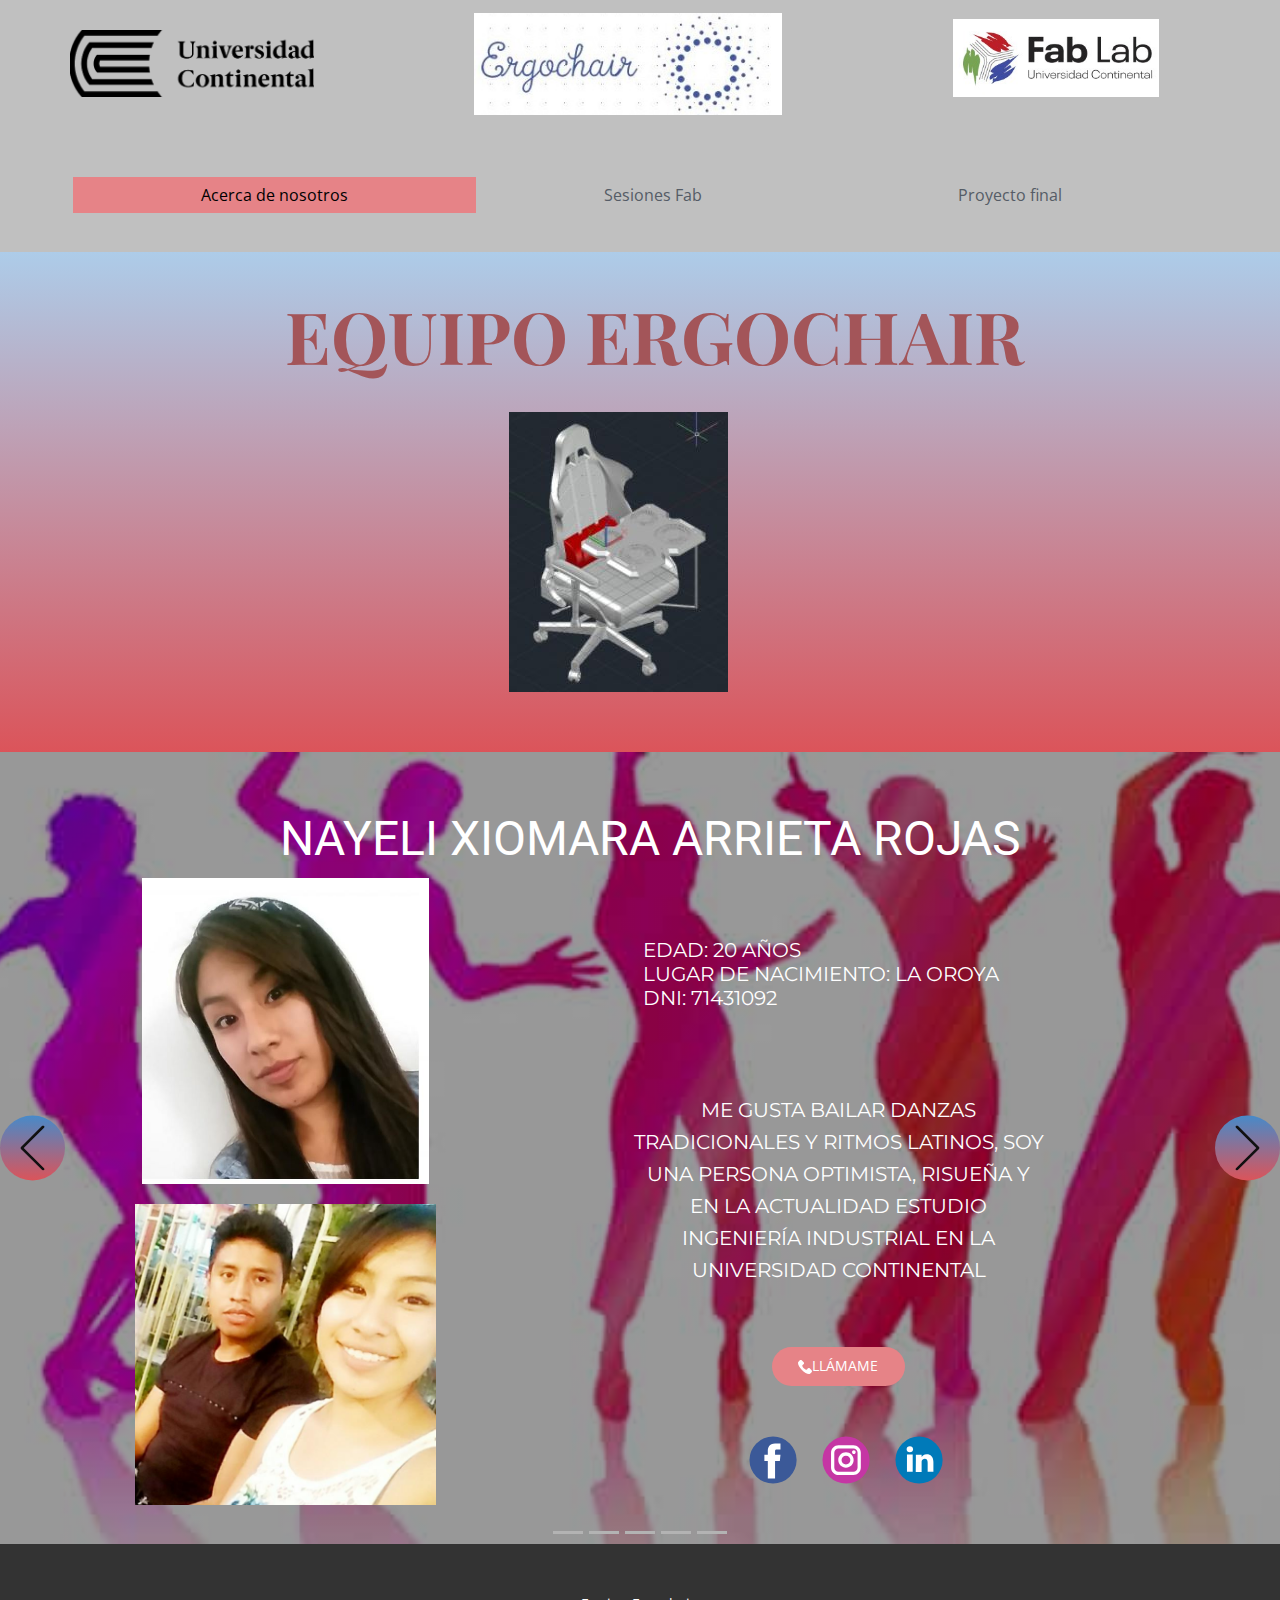
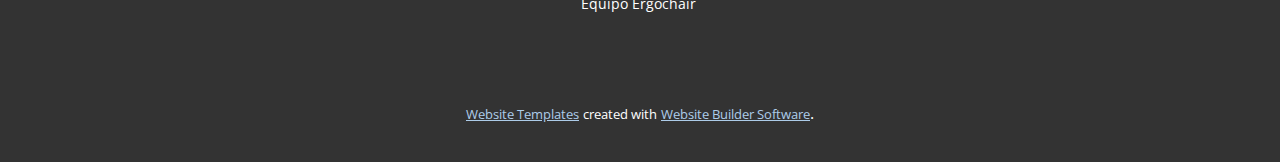
<file: Site1/Acerca-de-nosotros.html>
<!DOCTYPE html>
<html style="font-size: 16px;">
  <head>
    <meta name="viewport" content="width=device-width, initial-scale=1.0">
    <meta charset="utf-8">
    <meta name="keywords" content="EQUIPO ERGOCHAIR">
    <meta name="description" content="">
    <meta name="page_type" content="np-template-header-footer-from-plugin">
    <title>Acerca de nosotros</title>
    <link rel="stylesheet" href="nicepage.css" media="screen">
<link rel="stylesheet" href="Acerca-de-nosotros.css" media="screen">
    <script class="u-script" type="text/javascript" src="jquery.js" defer=""></script>
    <script class="u-script" type="text/javascript" src="nicepage.js" defer=""></script>
    <meta name="generator" content="Nicepage 2.27.3, nicepage.com">
    
    
    
    
    
    <link id="u-theme-google-font" rel="stylesheet" href="https://fonts.googleapis.com/css?family=Roboto:100,100i,300,300i,400,400i,500,500i,700,700i,900,900i|Open+Sans:300,300i,400,400i,600,600i,700,700i,800,800i">
    <link id="u-page-google-font" rel="stylesheet" href="https://fonts.googleapis.com/css?family=Playfair+Display:400,400i,700,700i,900,900i|Montserrat:100,100i,200,200i,300,300i,400,400i,500,500i,600,600i,700,700i,800,800i,900,900i">
    
    
    
    <script type="application/ld+json">{
		"@context": "http://schema.org",
		"@type": "Organization",
		"name": "",
		"url": "index.html"
}</script>
    <meta property="og:title" content="Acerca de nosotros">
    <meta property="og:type" content="website">
    <meta name="theme-color" content="#478ac9">
    <link rel="canonical" href="index.html">
    <meta property="og:url" content="index.html">
  </head>
  <body class="u-body"><header class="u-align-left u-clearfix u-grey-25 u-header u-header" id="sec-959e"><div class="u-clearfix u-sheet u-sheet-1">
        <img src="images/logouniversidad.png" alt="" class="u-image u-image-default u-image-1" data-image-width="512" data-image-height="139">
        <img src="images/logo1.jpg" alt="" class="u-image u-image-default u-image-2" data-image-width="332" data-image-height="150">
        <img src="images/logofablab.jpg" alt="" class="u-image u-image-default u-image-3" data-image-width="308" data-image-height="145">
        <nav class="u-menu u-menu-dropdown u-offcanvas u-menu-1" data-responsive-from="LG">
          <div class="menu-collapse" style="font-size: 1rem; letter-spacing: 0;">
            <a class="u-active-palette-2-light-1 u-button-style u-custom-left-right-menu-spacing u-custom-padding-bottom u-custom-top-bottom-menu-spacing u-hover-palette-2-light-2 u-nav-link u-text-active-black u-text-hover-palette-2-base u-text-palette-5-dark-2" href="#">
              <svg><use xmlns:xlink="http://www.w3.org/1999/xlink" xlink:href="#menu-hamburger"></use></svg>
              <svg version="1.1" xmlns="http://www.w3.org/2000/svg" xmlns:xlink="http://www.w3.org/1999/xlink"><defs><symbol id="menu-hamburger" viewBox="0 0 16 16" style="width: 16px; height: 16px;"><rect y="1" width="16" height="2"></rect><rect y="7" width="16" height="2"></rect><rect y="13" width="16" height="2"></rect>
</symbol>
</defs></svg>
            </a>
          </div>
          <div class="u-custom-menu u-nav-container">
            <ul class="u-nav u-unstyled u-nav-1"><li class="u-nav-item"><a class="u-active-palette-2-light-1 u-button-style u-hover-palette-2-light-2 u-nav-link u-text-active-black u-text-hover-palette-2-base u-text-palette-5-dark-2" href="Acerca-de-nosotros.html" style="padding: 10px 128px;">Acerca de nosotros</a>
</li><li class="u-nav-item"><a class="u-active-palette-2-light-1 u-button-style u-hover-palette-2-light-2 u-nav-link u-text-active-black u-text-hover-palette-2-base u-text-palette-5-dark-2" href="Sesiones-Fab.html" style="padding: 10px 128px;">Sesiones Fab</a>
</li><li class="u-nav-item"><a class="u-active-palette-2-light-1 u-button-style u-hover-palette-2-light-2 u-nav-link u-text-active-black u-text-hover-palette-2-base u-text-palette-5-dark-2" href="Proyecto-final.html" style="padding: 10px 128px;">Proyecto final</a>
</li></ul>
          </div>
          <div class="u-custom-menu u-nav-container-collapse">
            <div class="u-black u-container-style u-inner-container-layout u-opacity u-opacity-95 u-sidenav">
              <div class="u-menu-close"></div>
              <ul class="u-align-center u-nav u-popupmenu-items u-unstyled u-nav-2"><li class="u-nav-item"><a class="u-button-style u-nav-link" href="Acerca-de-nosotros.html" style="padding: 10px 128px;">Acerca de nosotros</a>
</li><li class="u-nav-item"><a class="u-button-style u-nav-link" href="Sesiones-Fab.html" style="padding: 10px 128px;">Sesiones Fab</a>
</li><li class="u-nav-item"><a class="u-button-style u-nav-link" href="Proyecto-final.html" style="padding: 10px 128px;">Proyecto final</a>
</li></ul>
            </div>
            <div class="u-black u-menu-overlay u-opacity u-opacity-70"></div>
          </div>
        </nav>
      </div></header>
    <section class="u-clearfix u-gradient u-section-1" id="sec-eb61">
      <div class="u-clearfix u-sheet u-sheet-1">
        <h1 class="u-custom-font u-font-playfair-display u-text u-text-default u-text-palette-2-dark-1 u-title u-text-1">EQUIPO ERGOCHAIR</h1>
        <img src="images/ERGOCHAIRSILA.JPG" alt="" class="u-image u-image-default u-image-1" data-image-width="219" data-image-height="280">
      </div>
    </section>
    <section id="carousel_220d" class="u-carousel u-slide u-block-1166-1" data-u-ride="carousel" data-interval="5000">
      <ol class="u-absolute-hcenter u-carousel-indicators u-block-1166-2">
        <li data-u-target="#carousel_220d" data-u-slide-to="0" class="u-active u-grey-30"></li>
        <li data-u-target="#carousel_220d" data-u-slide-to="1" class="u-grey-30"></li>
        <li data-u-target="#carousel_220d" class="u-grey-30" data-u-slide-to="2"></li>
        <li data-u-target="#carousel_220d" class="u-grey-30" data-u-slide-to="3"></li>
        <li data-u-target="#carousel_220d" class="u-grey-30" data-u-slide-to="4"></li>
      </ol>
      <div class="u-carousel-inner" role="listbox">
        <div class="u-active u-align-center u-carousel-item u-clearfix u-image u-shading u-section-2-1" src="">
          <div class="u-clearfix u-sheet u-sheet-1">
            <h1 class="u-text u-text-default u-title u-text-1">NAYELI XIOMARA ARRIETA ROJAS</h1>
            <h3 class="u-align-left u-custom-font u-font-montserrat u-text u-text-2">EDAD: 20 AÑOS<br>LUGAR DE NACIMIENTO: LA OROYA<br>DNI: 71431092<br>
              <br>
            </h3>
            <p class="u-custom-font u-font-montserrat u-large-text u-text u-text-variant u-text-3">Me gusta bailar danzas tradicionales y ritmos latinos, soy una persona optimista, risueña y en la actualidad estudio Ingeniería Industrial en la Universidad Continental</p>
            <img src="images/naye.JPG" alt="" class="u-image u-image-default u-image-1" data-image-width="555" data-image-height="591">
            <a href="tel:+51941640168" class="u-btn u-btn-round u-button-style u-hover-palette-4-base u-palette-2-light-1 u-radius-50 u-btn-1"><span class="u-icon"><svg xmlns="http://www.w3.org/2000/svg" xmlns:xlink="http://www.w3.org/1999/xlink" version="1.1" xml:space="preserve" class="u-svg-content" viewBox="0 0 513.64 513.64" x="0px" y="0px" style="width: 1em; height: 1em;"><path d="M499.66,376.96l-71.68-71.68c-25.6-25.6-69.12-15.359-79.36,17.92c-7.68,23.041-33.28,35.841-56.32,30.72 c-51.2-12.8-120.32-79.36-133.12-133.12c-7.68-23.041,7.68-48.641,30.72-56.32c33.28-10.24,43.52-53.76,17.92-79.36l-71.68-71.68 c-20.48-17.92-51.2-17.92-69.12,0l-48.64,48.64c-48.64,51.2,5.12,186.88,125.44,307.2c120.32,120.32,256,176.641,307.2,125.44 l48.64-48.64C517.581,425.6,517.581,394.88,499.66,376.96z"></path></svg><img></span>Llámame
            </a>
            <img src="images/pp.jpg" alt="" class="u-image u-image-default u-image-2" data-image-width="618" data-image-height="618">
            <div class="u-align-left u-social-icons u-spacing-25 u-text-palette-5-base u-social-icons-1" data-animation-name="rubberBand" data-animation-duration="1000" data-animation-delay="0" data-animation-direction="">
              <a class="u-social-url" target="_blank" href="https://web.facebook.com/nayelixiomara.arrietarojas"><span class="u-icon u-icon-circle u-social-facebook u-social-type-color u-icon-2"><svg class="u-svg-link" preserveAspectRatio="xMidYMin slice" viewBox="0 0 112 112" style=""><use xmlns:xlink="http://www.w3.org/1999/xlink" xlink:href="#svg-a60a"></use></svg><svg xmlns="http://www.w3.org/2000/svg" xmlns:xlink="http://www.w3.org/1999/xlink" version="1.1" xml:space="preserve" class="u-svg-content" viewBox="0 0 112 112" x="0px" y="0px" id="svg-a60a" style="color: rgb(59, 89, 152);"><circle fill="currentColor" cx="56.1" cy="56.1" r="55"></circle><path fill="#FFFFFF" d="M73.5,31.6h-9.1c-1.4,0-3.6,0.8-3.6,3.9v8.5h12.6L72,58.3H60.8v40.8H43.9V58.3h-8V43.9h8v-9.2
            c0-6.7,3.1-17,17-17h12.5v13.9H73.5z"></path></svg></span>
              </a>
              <a class="u-social-url" target="_blank" href="https://www.instagram.com/Nayeli%20Arrieta"><span class="u-icon u-icon-circle u-social-instagram u-social-type-color u-icon-3"><svg class="u-svg-link" preserveAspectRatio="xMidYMin slice" viewBox="0 0 112 112" style=""><use xmlns:xlink="http://www.w3.org/1999/xlink" xlink:href="#svg-fd7d"></use></svg><svg xmlns="http://www.w3.org/2000/svg" xmlns:xlink="http://www.w3.org/1999/xlink" version="1.1" xml:space="preserve" class="u-svg-content" viewBox="0 0 112 112" x="0px" y="0px" id="svg-fd7d" style="color: rgb(197, 54, 164);"><circle fill="currentColor" cx="56.1" cy="56.1" r="55"></circle><path fill="#FFFFFF" d="M55.9,38.2c-9.9,0-17.9,8-17.9,17.9C38,66,46,74,55.9,74c9.9,0,17.9-8,17.9-17.9C73.8,46.2,65.8,38.2,55.9,38.2
            z M55.9,66.4c-5.7,0-10.3-4.6-10.3-10.3c-0.1-5.7,4.6-10.3,10.3-10.3c5.7,0,10.3,4.6,10.3,10.3C66.2,61.8,61.6,66.4,55.9,66.4z"></path><path fill="#FFFFFF" d="M74.3,33.5c-2.3,0-4.2,1.9-4.2,4.2s1.9,4.2,4.2,4.2s4.2-1.9,4.2-4.2S76.6,33.5,74.3,33.5z"></path><path fill="#FFFFFF" d="M73.1,21.3H38.6c-9.7,0-17.5,7.9-17.5,17.5v34.5c0,9.7,7.9,17.6,17.5,17.6h34.5c9.7,0,17.5-7.9,17.5-17.5V38.8
            C90.6,29.1,82.7,21.3,73.1,21.3z M83,73.3c0,5.5-4.5,9.9-9.9,9.9H38.6c-5.5,0-9.9-4.5-9.9-9.9V38.8c0-5.5,4.5-9.9,9.9-9.9h34.5
            c5.5,0,9.9,4.5,9.9,9.9V73.3z"></path></svg></span>
              </a>
              <a class="u-social-url" target="_blank" href="https://linkedin.com/in/%23Nayeli%20Arrieta"><span class="u-icon u-icon-circle u-social-linkedin u-social-type-color u-icon-4"><svg class="u-svg-link" preserveAspectRatio="xMidYMin slice" viewBox="0 0 112 112" style=""><use xmlns:xlink="http://www.w3.org/1999/xlink" xlink:href="#svg-0cd3"></use></svg><svg xmlns="http://www.w3.org/2000/svg" xmlns:xlink="http://www.w3.org/1999/xlink" version="1.1" xml:space="preserve" class="u-svg-content" viewBox="0 0 112 112" x="0px" y="0px" id="svg-0cd3" style="color: rgb(0, 122, 185);"><circle fill="currentColor" cx="56.1" cy="56.1" r="55"></circle><path fill="#FFFFFF" d="M41.3,83.7H27.9V43.4h13.4V83.7z M34.6,37.9L34.6,37.9c-4.6,0-7.5-3.1-7.5-7c0-4,3-7,7.6-7s7.4,3,7.5,7
            C42.2,34.8,39.2,37.9,34.6,37.9z M89.6,83.7H76.2V62.2c0-5.4-1.9-9.1-6.8-9.1c-3.7,0-5.9,2.5-6.9,4.9c-0.4,0.9-0.4,2.1-0.4,3.3v22.5
            H48.7c0,0,0.2-36.5,0-40.3h13.4v5.7c1.8-2.7,5-6.7,12.1-6.7c8.8,0,15.4,5.8,15.4,18.1V83.7z"></path></svg></span>
              </a>
            </div>
          </div>
        </div>
        <div class="u-align-center u-carousel-item u-clearfix u-image u-shading u-section-2-2" src="">
          <div class="u-clearfix u-sheet u-sheet-1">
            <h1 class="u-text u-text-default u-title u-text-1">DANA GARLET ARAUCO QUISPIALAYA</h1>
            <p class="u-large-text u-text u-text-variant u-text-2">Soy una persona muy responsable y comprometida con todo lo que hago.Me gusta salir a pasear con mis amigos y siempre estoy alegre porque me gusta ver sonreir a las demas personas</p>
            <img src="images/dana.JPG" alt="" class="u-image u-image-default u-image-1" data-image-width="557" data-image-height="548">
            <h3 class="u-custom-font u-font-montserrat u-text u-text-default u-text-3">EDAD: 20 AÑOS<br>LUGAR DE NACIMIENTO: EL TAMBO<br>DNI: 74089578<br>
              <br>
            </h3>
            <a href="tel:+51971337145" class="u-btn u-btn-round u-button-style u-hover-black u-palette-2-light-1 u-radius-50 u-btn-1"><span class="u-icon"><svg xmlns="http://www.w3.org/2000/svg" xmlns:xlink="http://www.w3.org/1999/xlink" version="1.1" xml:space="preserve" class="u-svg-content" viewBox="0 0 513.64 513.64" x="0px" y="0px" style="width: 1em; height: 1em;"><path d="M499.66,376.96l-71.68-71.68c-25.6-25.6-69.12-15.359-79.36,17.92c-7.68,23.041-33.28,35.841-56.32,30.72 c-51.2-12.8-120.32-79.36-133.12-133.12c-7.68-23.041,7.68-48.641,30.72-56.32c33.28-10.24,43.52-53.76,17.92-79.36l-71.68-71.68 c-20.48-17.92-51.2-17.92-69.12,0l-48.64,48.64c-48.64,51.2,5.12,186.88,125.44,307.2c120.32,120.32,256,176.641,307.2,125.44 l48.64-48.64C517.581,425.6,517.581,394.88,499.66,376.96z"></path></svg><img></span>Llámame
            </a>
            <div class="u-align-left u-social-icons u-spacing-25 u-text-palette-5-base u-social-icons-1" data-animation-name="bounceIn" data-animation-duration="1000" data-animation-delay="0" data-animation-direction="Down">
              <a class="u-social-url" target="_blank" href="https://facebook.com/Dana%20Arauco"><span class="u-icon u-icon-circle u-social-facebook u-social-type-color u-icon-2"><svg class="u-svg-link" preserveAspectRatio="xMidYMin slice" viewBox="0 0 112 112" style=""><use xmlns:xlink="http://www.w3.org/1999/xlink" xlink:href="#svg-c03c"></use></svg><svg xmlns="http://www.w3.org/2000/svg" xmlns:xlink="http://www.w3.org/1999/xlink" version="1.1" xml:space="preserve" class="u-svg-content" viewBox="0 0 112 112" x="0px" y="0px" id="svg-c03c" style="color: rgb(59, 89, 152);"><circle fill="currentColor" cx="56.1" cy="56.1" r="55"></circle><path fill="#FFFFFF" d="M73.5,31.6h-9.1c-1.4,0-3.6,0.8-3.6,3.9v8.5h12.6L72,58.3H60.8v40.8H43.9V58.3h-8V43.9h8v-9.2
            c0-6.7,3.1-17,17-17h12.5v13.9H73.5z"></path></svg></span>
              </a>
              <a class="u-social-url" target="_blank" href="https://www.instagram.com/Danagarlet"><span class="u-icon u-icon-circle u-social-instagram u-social-type-color u-icon-3"><svg class="u-svg-link" preserveAspectRatio="xMidYMin slice" viewBox="0 0 112 112" style=""><use xmlns:xlink="http://www.w3.org/1999/xlink" xlink:href="#svg-fbd0"></use></svg><svg xmlns="http://www.w3.org/2000/svg" xmlns:xlink="http://www.w3.org/1999/xlink" version="1.1" xml:space="preserve" class="u-svg-content" viewBox="0 0 112 112" x="0px" y="0px" id="svg-fbd0" style="color: rgb(197, 54, 164);"><circle fill="currentColor" cx="56.1" cy="56.1" r="55"></circle><path fill="#FFFFFF" d="M55.9,38.2c-9.9,0-17.9,8-17.9,17.9C38,66,46,74,55.9,74c9.9,0,17.9-8,17.9-17.9C73.8,46.2,65.8,38.2,55.9,38.2
            z M55.9,66.4c-5.7,0-10.3-4.6-10.3-10.3c-0.1-5.7,4.6-10.3,10.3-10.3c5.7,0,10.3,4.6,10.3,10.3C66.2,61.8,61.6,66.4,55.9,66.4z"></path><path fill="#FFFFFF" d="M74.3,33.5c-2.3,0-4.2,1.9-4.2,4.2s1.9,4.2,4.2,4.2s4.2-1.9,4.2-4.2S76.6,33.5,74.3,33.5z"></path><path fill="#FFFFFF" d="M73.1,21.3H38.6c-9.7,0-17.5,7.9-17.5,17.5v34.5c0,9.7,7.9,17.6,17.5,17.6h34.5c9.7,0,17.5-7.9,17.5-17.5V38.8
            C90.6,29.1,82.7,21.3,73.1,21.3z M83,73.3c0,5.5-4.5,9.9-9.9,9.9H38.6c-5.5,0-9.9-4.5-9.9-9.9V38.8c0-5.5,4.5-9.9,9.9-9.9h34.5
            c5.5,0,9.9,4.5,9.9,9.9V73.3z"></path></svg></span>
              </a>
              <a class="u-social-url" target="_blank" href="https://linkedin.com/in/%23Dana%20Arauco%20Quispialaya"><span class="u-icon u-icon-circle u-social-linkedin u-social-type-color u-icon-4"><svg class="u-svg-link" preserveAspectRatio="xMidYMin slice" viewBox="0 0 112 112" style=""><use xmlns:xlink="http://www.w3.org/1999/xlink" xlink:href="#svg-f19f"></use></svg><svg xmlns="http://www.w3.org/2000/svg" xmlns:xlink="http://www.w3.org/1999/xlink" version="1.1" xml:space="preserve" class="u-svg-content" viewBox="0 0 112 112" x="0px" y="0px" id="svg-f19f" style="color: rgb(0, 122, 185);"><circle fill="currentColor" cx="56.1" cy="56.1" r="55"></circle><path fill="#FFFFFF" d="M41.3,83.7H27.9V43.4h13.4V83.7z M34.6,37.9L34.6,37.9c-4.6,0-7.5-3.1-7.5-7c0-4,3-7,7.6-7s7.4,3,7.5,7
            C42.2,34.8,39.2,37.9,34.6,37.9z M89.6,83.7H76.2V62.2c0-5.4-1.9-9.1-6.8-9.1c-3.7,0-5.9,2.5-6.9,4.9c-0.4,0.9-0.4,2.1-0.4,3.3v22.5
            H48.7c0,0,0.2-36.5,0-40.3h13.4v5.7c1.8-2.7,5-6.7,12.1-6.7c8.8,0,15.4,5.8,15.4,18.1V83.7z"></path></svg></span>
              </a>
            </div>
          </div>
        </div>
        <div class="u-align-center u-carousel-item u-clearfix u-image u-shading u-section-2-3" src="">
          <div class="u-clearfix u-sheet u-sheet-1">
            <h1 class="u-text u-text-default u-title u-text-1">KELLY LIZBETH CURI PIANTO</h1>
            <p class="u-large-text u-text u-text-variant u-text-2">En mis tiempos libres me gusta ver películas con mis mejores amigos, soy muy paciente por lo que ayudo a mantener la calma en situaciones difíciles. Me considero una persona de fácil trato y respetuosa, también soy muy optimista y siempre establezco nexos cordiales con las personas de mi entorno, estudio Ingeniería Industrial ya que es una carrera que me ayuda a mejorar mis habilidades.</p>
            <img src="images/kellly.JPG" alt="" class="u-image u-image-default u-image-1" data-image-width="560" data-image-height="555">
            <h3 class="u-align-left u-custom-font u-font-montserrat u-text u-text-default u-text-3">EDAD: 20 AÑOS<br>LUGAR DE NACIMIENTO: HUANCAYO<br>DNI: 75492003<br>
              <br>
            </h3>
            <img src="images/pp1.jpg" alt="" class="u-image u-image-default u-image-2" data-image-width="575" data-image-height="575">
            <a href="tel:+51933849503" class="u-btn u-btn-round u-button-style u-hover-palette-2-light-1 u-palette-1-dark-1 u-radius-50 u-btn-1"><span class="u-icon"><svg xmlns="http://www.w3.org/2000/svg" xmlns:xlink="http://www.w3.org/1999/xlink" version="1.1" xml:space="preserve" class="u-svg-content" viewBox="0 0 513.64 513.64" x="0px" y="0px" style="width: 1em; height: 1em;"><path d="M499.66,376.96l-71.68-71.68c-25.6-25.6-69.12-15.359-79.36,17.92c-7.68,23.041-33.28,35.841-56.32,30.72 c-51.2-12.8-120.32-79.36-133.12-133.12c-7.68-23.041,7.68-48.641,30.72-56.32c33.28-10.24,43.52-53.76,17.92-79.36l-71.68-71.68 c-20.48-17.92-51.2-17.92-69.12,0l-48.64,48.64c-48.64,51.2,5.12,186.88,125.44,307.2c120.32,120.32,256,176.641,307.2,125.44 l48.64-48.64C517.581,425.6,517.581,394.88,499.66,376.96z"></path></svg><img></span>Llámame
            </a>
            <div class="u-align-left u-social-icons u-spacing-25 u-text-palette-5-base u-social-icons-1" data-animation-name="hinge" data-animation-duration="1000" data-animation-delay="0" data-animation-direction="">
              <a class="u-social-url" target="_blank" href="https://facebook.com/Kelly%20Curi%20Pianto"><span class="u-icon u-icon-circle u-social-facebook u-social-type-color u-icon-2"><svg class="u-svg-link" preserveAspectRatio="xMidYMin slice" viewBox="0 0 112 112" style=""><use xmlns:xlink="http://www.w3.org/1999/xlink" xlink:href="#svg-f4d0"></use></svg><svg xmlns="http://www.w3.org/2000/svg" xmlns:xlink="http://www.w3.org/1999/xlink" version="1.1" xml:space="preserve" class="u-svg-content" viewBox="0 0 112 112" x="0px" y="0px" id="svg-f4d0" style="color: rgb(59, 89, 152);"><circle fill="currentColor" cx="56.1" cy="56.1" r="55"></circle><path fill="#FFFFFF" d="M73.5,31.6h-9.1c-1.4,0-3.6,0.8-3.6,3.9v8.5h12.6L72,58.3H60.8v40.8H43.9V58.3h-8V43.9h8v-9.2
            c0-6.7,3.1-17,17-17h12.5v13.9H73.5z"></path></svg></span>
              </a>
              <a class="u-social-url" target="_blank" href="https://www.instagram.com/Kelly%20Curi%20Pianto"><span class="u-icon u-icon-circle u-social-instagram u-social-type-color u-icon-3"><svg class="u-svg-link" preserveAspectRatio="xMidYMin slice" viewBox="0 0 112 112" style=""><use xmlns:xlink="http://www.w3.org/1999/xlink" xlink:href="#svg-ddd0"></use></svg><svg xmlns="http://www.w3.org/2000/svg" xmlns:xlink="http://www.w3.org/1999/xlink" version="1.1" xml:space="preserve" class="u-svg-content" viewBox="0 0 112 112" x="0px" y="0px" id="svg-ddd0" style="color: rgb(197, 54, 164);"><circle fill="currentColor" cx="56.1" cy="56.1" r="55"></circle><path fill="#FFFFFF" d="M55.9,38.2c-9.9,0-17.9,8-17.9,17.9C38,66,46,74,55.9,74c9.9,0,17.9-8,17.9-17.9C73.8,46.2,65.8,38.2,55.9,38.2
            z M55.9,66.4c-5.7,0-10.3-4.6-10.3-10.3c-0.1-5.7,4.6-10.3,10.3-10.3c5.7,0,10.3,4.6,10.3,10.3C66.2,61.8,61.6,66.4,55.9,66.4z"></path><path fill="#FFFFFF" d="M74.3,33.5c-2.3,0-4.2,1.9-4.2,4.2s1.9,4.2,4.2,4.2s4.2-1.9,4.2-4.2S76.6,33.5,74.3,33.5z"></path><path fill="#FFFFFF" d="M73.1,21.3H38.6c-9.7,0-17.5,7.9-17.5,17.5v34.5c0,9.7,7.9,17.6,17.5,17.6h34.5c9.7,0,17.5-7.9,17.5-17.5V38.8
            C90.6,29.1,82.7,21.3,73.1,21.3z M83,73.3c0,5.5-4.5,9.9-9.9,9.9H38.6c-5.5,0-9.9-4.5-9.9-9.9V38.8c0-5.5,4.5-9.9,9.9-9.9h34.5
            c5.5,0,9.9,4.5,9.9,9.9V73.3z"></path></svg></span>
              </a>
              <a class="u-social-url" target="_blank" href="https://linkedin.com/in/%23Kelly%20Curi%20Pianto"><span class="u-icon u-icon-circle u-social-linkedin u-social-type-color u-icon-4"><svg class="u-svg-link" preserveAspectRatio="xMidYMin slice" viewBox="0 0 112 112" style=""><use xmlns:xlink="http://www.w3.org/1999/xlink" xlink:href="#svg-7c82"></use></svg><svg xmlns="http://www.w3.org/2000/svg" xmlns:xlink="http://www.w3.org/1999/xlink" version="1.1" xml:space="preserve" class="u-svg-content" viewBox="0 0 112 112" x="0px" y="0px" id="svg-7c82" style="color: rgb(0, 122, 185);"><circle fill="currentColor" cx="56.1" cy="56.1" r="55"></circle><path fill="#FFFFFF" d="M41.3,83.7H27.9V43.4h13.4V83.7z M34.6,37.9L34.6,37.9c-4.6,0-7.5-3.1-7.5-7c0-4,3-7,7.6-7s7.4,3,7.5,7
            C42.2,34.8,39.2,37.9,34.6,37.9z M89.6,83.7H76.2V62.2c0-5.4-1.9-9.1-6.8-9.1c-3.7,0-5.9,2.5-6.9,4.9c-0.4,0.9-0.4,2.1-0.4,3.3v22.5
            H48.7c0,0,0.2-36.5,0-40.3h13.4v5.7c1.8-2.7,5-6.7,12.1-6.7c8.8,0,15.4,5.8,15.4,18.1V83.7z"></path></svg></span>
              </a>
            </div>
          </div>
        </div>
        <div class="u-align-center u-carousel-item u-clearfix u-image u-shading u-section-2-4" src="">
          <div class="u-clearfix u-sheet u-sheet-1">
            <h1 class="u-text u-text-default u-title u-text-1">POOL DAVIS ESPINOZA RIMARI</h1>
            <h3 class="u-custom-font u-font-montserrat u-text u-text-default u-text-2">EDAD: 28 AÑOS<br>LUGAR DE NACIMIENTO: AREQUIPA<br>DNI: 44825951<br>
              <br>
            </h3>
            <p class="u-large-text u-text u-text-variant u-text-3">Me gusta escuchar música, jugar futbol, videos juegos. Demasiado sincero, reservado. Estudio Ingeniería Industrial (segunda carrera). me gusta ponerme y alcanzar nuevas metas.</p>
            <img src="images/pool.JPG" alt="" class="u-image u-image-default u-image-1" data-image-width="459" data-image-height="451">
            <a href="tel:+51985037907" class="u-btn u-btn-round u-button-style u-hover-palette-4-light-3 u-palette-4-dark-1 u-radius-50 u-btn-1"><span class="u-icon"><svg xmlns="http://www.w3.org/2000/svg" xmlns:xlink="http://www.w3.org/1999/xlink" version="1.1" xml:space="preserve" class="u-svg-content" viewBox="0 0 513.64 513.64" x="0px" y="0px" style="width: 1em; height: 1em;"><path d="M499.66,376.96l-71.68-71.68c-25.6-25.6-69.12-15.359-79.36,17.92c-7.68,23.041-33.28,35.841-56.32,30.72 c-51.2-12.8-120.32-79.36-133.12-133.12c-7.68-23.041,7.68-48.641,30.72-56.32c33.28-10.24,43.52-53.76,17.92-79.36l-71.68-71.68 c-20.48-17.92-51.2-17.92-69.12,0l-48.64,48.64c-48.64,51.2,5.12,186.88,125.44,307.2c120.32,120.32,256,176.641,307.2,125.44 l48.64-48.64C517.581,425.6,517.581,394.88,499.66,376.96z"></path></svg><img></span>Llámame
            </a>
            <div class="u-align-left u-social-icons u-spacing-25 u-text-palette-5-base u-social-icons-1" data-animation-name="flash" data-animation-duration="1000" data-animation-delay="0" data-animation-direction="">
              <a class="u-social-url" target="_blank" href="https://facebook.com/Pool%20Espinoza%20Rimari"><span class="u-icon u-icon-circle u-social-facebook u-social-type-color u-icon-2"><svg class="u-svg-link" preserveAspectRatio="xMidYMin slice" viewBox="0 0 112 112" style=""><use xmlns:xlink="http://www.w3.org/1999/xlink" xlink:href="#svg-11e3"></use></svg><svg xmlns="http://www.w3.org/2000/svg" xmlns:xlink="http://www.w3.org/1999/xlink" version="1.1" xml:space="preserve" class="u-svg-content" viewBox="0 0 112 112" x="0px" y="0px" id="svg-11e3" style="color: rgb(59, 89, 152);"><circle fill="currentColor" cx="56.1" cy="56.1" r="55"></circle><path fill="#FFFFFF" d="M73.5,31.6h-9.1c-1.4,0-3.6,0.8-3.6,3.9v8.5h12.6L72,58.3H60.8v40.8H43.9V58.3h-8V43.9h8v-9.2
            c0-6.7,3.1-17,17-17h12.5v13.9H73.5z"></path></svg></span>
              </a>
              <a class="u-social-url" target="_blank" href="https://www.instagram.com/Pool%20Espinoza%20Rimari"><span class="u-icon u-icon-circle u-social-instagram u-social-type-color u-icon-3"><svg class="u-svg-link" preserveAspectRatio="xMidYMin slice" viewBox="0 0 112 112" style=""><use xmlns:xlink="http://www.w3.org/1999/xlink" xlink:href="#svg-2b31"></use></svg><svg xmlns="http://www.w3.org/2000/svg" xmlns:xlink="http://www.w3.org/1999/xlink" version="1.1" xml:space="preserve" class="u-svg-content" viewBox="0 0 112 112" x="0px" y="0px" id="svg-2b31" style="color: rgb(197, 54, 164);"><circle fill="currentColor" cx="56.1" cy="56.1" r="55"></circle><path fill="#FFFFFF" d="M55.9,38.2c-9.9,0-17.9,8-17.9,17.9C38,66,46,74,55.9,74c9.9,0,17.9-8,17.9-17.9C73.8,46.2,65.8,38.2,55.9,38.2
            z M55.9,66.4c-5.7,0-10.3-4.6-10.3-10.3c-0.1-5.7,4.6-10.3,10.3-10.3c5.7,0,10.3,4.6,10.3,10.3C66.2,61.8,61.6,66.4,55.9,66.4z"></path><path fill="#FFFFFF" d="M74.3,33.5c-2.3,0-4.2,1.9-4.2,4.2s1.9,4.2,4.2,4.2s4.2-1.9,4.2-4.2S76.6,33.5,74.3,33.5z"></path><path fill="#FFFFFF" d="M73.1,21.3H38.6c-9.7,0-17.5,7.9-17.5,17.5v34.5c0,9.7,7.9,17.6,17.5,17.6h34.5c9.7,0,17.5-7.9,17.5-17.5V38.8
            C90.6,29.1,82.7,21.3,73.1,21.3z M83,73.3c0,5.5-4.5,9.9-9.9,9.9H38.6c-5.5,0-9.9-4.5-9.9-9.9V38.8c0-5.5,4.5-9.9,9.9-9.9h34.5
            c5.5,0,9.9,4.5,9.9,9.9V73.3z"></path></svg></span>
              </a>
              <a class="u-social-url" target="_blank" href="https://linkedin.com/in/%23Pool%20Espinoza%20Rimari"><span class="u-icon u-icon-circle u-social-linkedin u-social-type-color u-icon-4"><svg class="u-svg-link" preserveAspectRatio="xMidYMin slice" viewBox="0 0 112 112" style=""><use xmlns:xlink="http://www.w3.org/1999/xlink" xlink:href="#svg-8166"></use></svg><svg xmlns="http://www.w3.org/2000/svg" xmlns:xlink="http://www.w3.org/1999/xlink" version="1.1" xml:space="preserve" class="u-svg-content" viewBox="0 0 112 112" x="0px" y="0px" id="svg-8166" style="color: rgb(0, 122, 185);"><circle fill="currentColor" cx="56.1" cy="56.1" r="55"></circle><path fill="#FFFFFF" d="M41.3,83.7H27.9V43.4h13.4V83.7z M34.6,37.9L34.6,37.9c-4.6,0-7.5-3.1-7.5-7c0-4,3-7,7.6-7s7.4,3,7.5,7
            C42.2,34.8,39.2,37.9,34.6,37.9z M89.6,83.7H76.2V62.2c0-5.4-1.9-9.1-6.8-9.1c-3.7,0-5.9,2.5-6.9,4.9c-0.4,0.9-0.4,2.1-0.4,3.3v22.5
            H48.7c0,0,0.2-36.5,0-40.3h13.4v5.7c1.8-2.7,5-6.7,12.1-6.7c8.8,0,15.4,5.8,15.4,18.1V83.7z"></path></svg></span>
              </a>
            </div>
          </div>
        </div>
        <div class="u-align-center u-carousel-item u-clearfix u-image u-shading u-section-2-5" src="">
          <div class="u-clearfix u-sheet u-sheet-1">
            <h1 class="u-text u-text-default u-title u-text-1">LEO DANIEL SPATZ CARRERA</h1>
            <p class="u-large-text u-text u-text-variant u-text-2">Me gusta escuchar música y jugar videojuegos xd, tengo empatia y un pensamiento crítico y analítico. Soy de Ayacucho, amo la carrera de ingeniería industrial y me gusta aprender nuevas cosas cada día.</p>
            <img src="images/leo.JPG" alt="" class="u-image u-image-default u-image-1" data-image-width="560" data-image-height="557">
            <h3 class="u-custom-font u-font-montserrat u-text u-text-default u-text-3">EDAD: 20 AÑOS<br>LUGAR DE NACIMIENTO: AREQUIPA<br>DNI: 73385374<br>
              <br>
            </h3>
            <a href="tel:+51928613492" class="u-border-0 u-btn u-btn-round u-button-style u-hover-palette-4-base u-palette-2-light-1 u-radius-50 u-btn-1"><span class="u-icon"><svg xmlns="http://www.w3.org/2000/svg" xmlns:xlink="http://www.w3.org/1999/xlink" version="1.1" xml:space="preserve" class="u-svg-content" viewBox="0 0 513.64 513.64" x="0px" y="0px" style="width: 1em; height: 1em;"><path d="M499.66,376.96l-71.68-71.68c-25.6-25.6-69.12-15.359-79.36,17.92c-7.68,23.041-33.28,35.841-56.32,30.72 c-51.2-12.8-120.32-79.36-133.12-133.12c-7.68-23.041,7.68-48.641,30.72-56.32c33.28-10.24,43.52-53.76,17.92-79.36l-71.68-71.68 c-20.48-17.92-51.2-17.92-69.12,0l-48.64,48.64c-48.64,51.2,5.12,186.88,125.44,307.2c120.32,120.32,256,176.641,307.2,125.44 l48.64-48.64C517.581,425.6,517.581,394.88,499.66,376.96z"></path></svg><img></span>Llámame
            </a>
            <div class="u-align-left u-social-icons u-spacing-25 u-text-palette-5-base u-social-icons-1">
              <a class="u-social-url" target="_blank" href="https://facebook.com/Leo%20Spatz"><span class="u-icon u-icon-circle u-social-facebook u-social-type-color u-icon-2"><svg class="u-svg-link" preserveAspectRatio="xMidYMin slice" viewBox="0 0 112 112" style=""><use xmlns:xlink="http://www.w3.org/1999/xlink" xlink:href="#svg-540e"></use></svg><svg xmlns="http://www.w3.org/2000/svg" xmlns:xlink="http://www.w3.org/1999/xlink" version="1.1" xml:space="preserve" class="u-svg-content" viewBox="0 0 112 112" x="0px" y="0px" id="svg-540e" style="color: rgb(59, 89, 152);"><circle fill="currentColor" cx="56.1" cy="56.1" r="55"></circle><path fill="#FFFFFF" d="M73.5,31.6h-9.1c-1.4,0-3.6,0.8-3.6,3.9v8.5h12.6L72,58.3H60.8v40.8H43.9V58.3h-8V43.9h8v-9.2
            c0-6.7,3.1-17,17-17h12.5v13.9H73.5z"></path></svg></span>
              </a>
              <a class="u-social-url" target="_blank" href="https://www.instagram.com/Leo%20Spatz"><span class="u-icon u-icon-circle u-social-instagram u-social-type-color u-icon-3"><svg class="u-svg-link" preserveAspectRatio="xMidYMin slice" viewBox="0 0 112 112" style=""><use xmlns:xlink="http://www.w3.org/1999/xlink" xlink:href="#svg-eef6"></use></svg><svg xmlns="http://www.w3.org/2000/svg" xmlns:xlink="http://www.w3.org/1999/xlink" version="1.1" xml:space="preserve" class="u-svg-content" viewBox="0 0 112 112" x="0px" y="0px" id="svg-eef6" style="color: rgb(197, 54, 164);"><circle fill="currentColor" cx="56.1" cy="56.1" r="55"></circle><path fill="#FFFFFF" d="M55.9,38.2c-9.9,0-17.9,8-17.9,17.9C38,66,46,74,55.9,74c9.9,0,17.9-8,17.9-17.9C73.8,46.2,65.8,38.2,55.9,38.2
            z M55.9,66.4c-5.7,0-10.3-4.6-10.3-10.3c-0.1-5.7,4.6-10.3,10.3-10.3c5.7,0,10.3,4.6,10.3,10.3C66.2,61.8,61.6,66.4,55.9,66.4z"></path><path fill="#FFFFFF" d="M74.3,33.5c-2.3,0-4.2,1.9-4.2,4.2s1.9,4.2,4.2,4.2s4.2-1.9,4.2-4.2S76.6,33.5,74.3,33.5z"></path><path fill="#FFFFFF" d="M73.1,21.3H38.6c-9.7,0-17.5,7.9-17.5,17.5v34.5c0,9.7,7.9,17.6,17.5,17.6h34.5c9.7,0,17.5-7.9,17.5-17.5V38.8
            C90.6,29.1,82.7,21.3,73.1,21.3z M83,73.3c0,5.5-4.5,9.9-9.9,9.9H38.6c-5.5,0-9.9-4.5-9.9-9.9V38.8c0-5.5,4.5-9.9,9.9-9.9h34.5
            c5.5,0,9.9,4.5,9.9,9.9V73.3z"></path></svg></span>
              </a>
              <a class="u-social-url" target="_blank" href="https://linkedin.com/in/Leo%20Spatz"><span class="u-icon u-icon-circle u-social-linkedin u-social-type-color u-icon-4"><svg class="u-svg-link" preserveAspectRatio="xMidYMin slice" viewBox="0 0 112 112" style=""><use xmlns:xlink="http://www.w3.org/1999/xlink" xlink:href="#svg-19b5"></use></svg><svg xmlns="http://www.w3.org/2000/svg" xmlns:xlink="http://www.w3.org/1999/xlink" version="1.1" xml:space="preserve" class="u-svg-content" viewBox="0 0 112 112" x="0px" y="0px" id="svg-19b5" style="color: rgb(0, 122, 185);"><circle fill="currentColor" cx="56.1" cy="56.1" r="55"></circle><path fill="#FFFFFF" d="M41.3,83.7H27.9V43.4h13.4V83.7z M34.6,37.9L34.6,37.9c-4.6,0-7.5-3.1-7.5-7c0-4,3-7,7.6-7s7.4,3,7.5,7
            C42.2,34.8,39.2,37.9,34.6,37.9z M89.6,83.7H76.2V62.2c0-5.4-1.9-9.1-6.8-9.1c-3.7,0-5.9,2.5-6.9,4.9c-0.4,0.9-0.4,2.1-0.4,3.3v22.5
            H48.7c0,0,0.2-36.5,0-40.3h13.4v5.7c1.8-2.7,5-6.7,12.1-6.7c8.8,0,15.4,5.8,15.4,18.1V83.7z"></path></svg></span>
              </a>
            </div>
          </div>
        </div>
      </div>
      <a class="u-absolute-vcenter u-carousel-control u-carousel-control-prev u-gradient u-icon-circle u-spacing-10 u-text-hover-palette-2-dark-1 u-block-1166-3" href="#carousel_220d" role="button" data-u-slide="prev">
        <span aria-hidden="true">
          <svg viewBox="0 0 477.175 477.175"><path d="M145.188,238.575l215.5-215.5c5.3-5.3,5.3-13.8,0-19.1s-13.8-5.3-19.1,0l-225.1,225.1c-5.3,5.3-5.3,13.8,0,19.1l225.1,225
                    c2.6,2.6,6.1,4,9.5,4s6.9-1.3,9.5-4c5.3-5.3,5.3-13.8,0-19.1L145.188,238.575z"></path></svg>
        </span>
        <span class="sr-only">Previous</span>
      </a>
      <a class="u-absolute-vcenter u-carousel-control u-carousel-control-next u-gradient u-icon-circle u-spacing-10 u-text-hover-palette-2-dark-1 u-block-1166-4" href="#carousel_220d" role="button" data-u-slide="next">
        <span aria-hidden="true">
          <svg viewBox="0 0 477.175 477.175"><path d="M360.731,229.075l-225.1-225.1c-5.3-5.3-13.8-5.3-19.1,0s-5.3,13.8,0,19.1l215.5,215.5l-215.5,215.5
                    c-5.3,5.3-5.3,13.8,0,19.1c2.6,2.6,6.1,4,9.5,4c3.4,0,6.9-1.3,9.5-4l225.1-225.1C365.931,242.875,365.931,234.275,360.731,229.075z"></path></svg>
        </span>
        <span class="sr-only">Next</span>
      </a>
    </section>
    
    
    <footer class="u-align-center u-clearfix u-footer u-grey-80 u-footer" id="sec-f648"><div class="u-clearfix u-sheet u-sheet-1">
        <p class="u-small-text u-text u-text-variant u-text-1">Equipo Ergochair&nbsp;</p>
      </div></footer>
    <section class="u-backlink u-clearfix u-grey-80">
      <a class="u-link" href="https://nicepage.com/website-templates" target="_blank">
        <span>Website Templates</span>
      </a>
      <p class="u-text">
        <span>created with</span>
      </p>
      <a class="u-link" href="https://nicepage.com/" target="_blank">
        <span>Website Builder Software</span>
      </a>. 
    </section>
  </body>
</html>
</file>
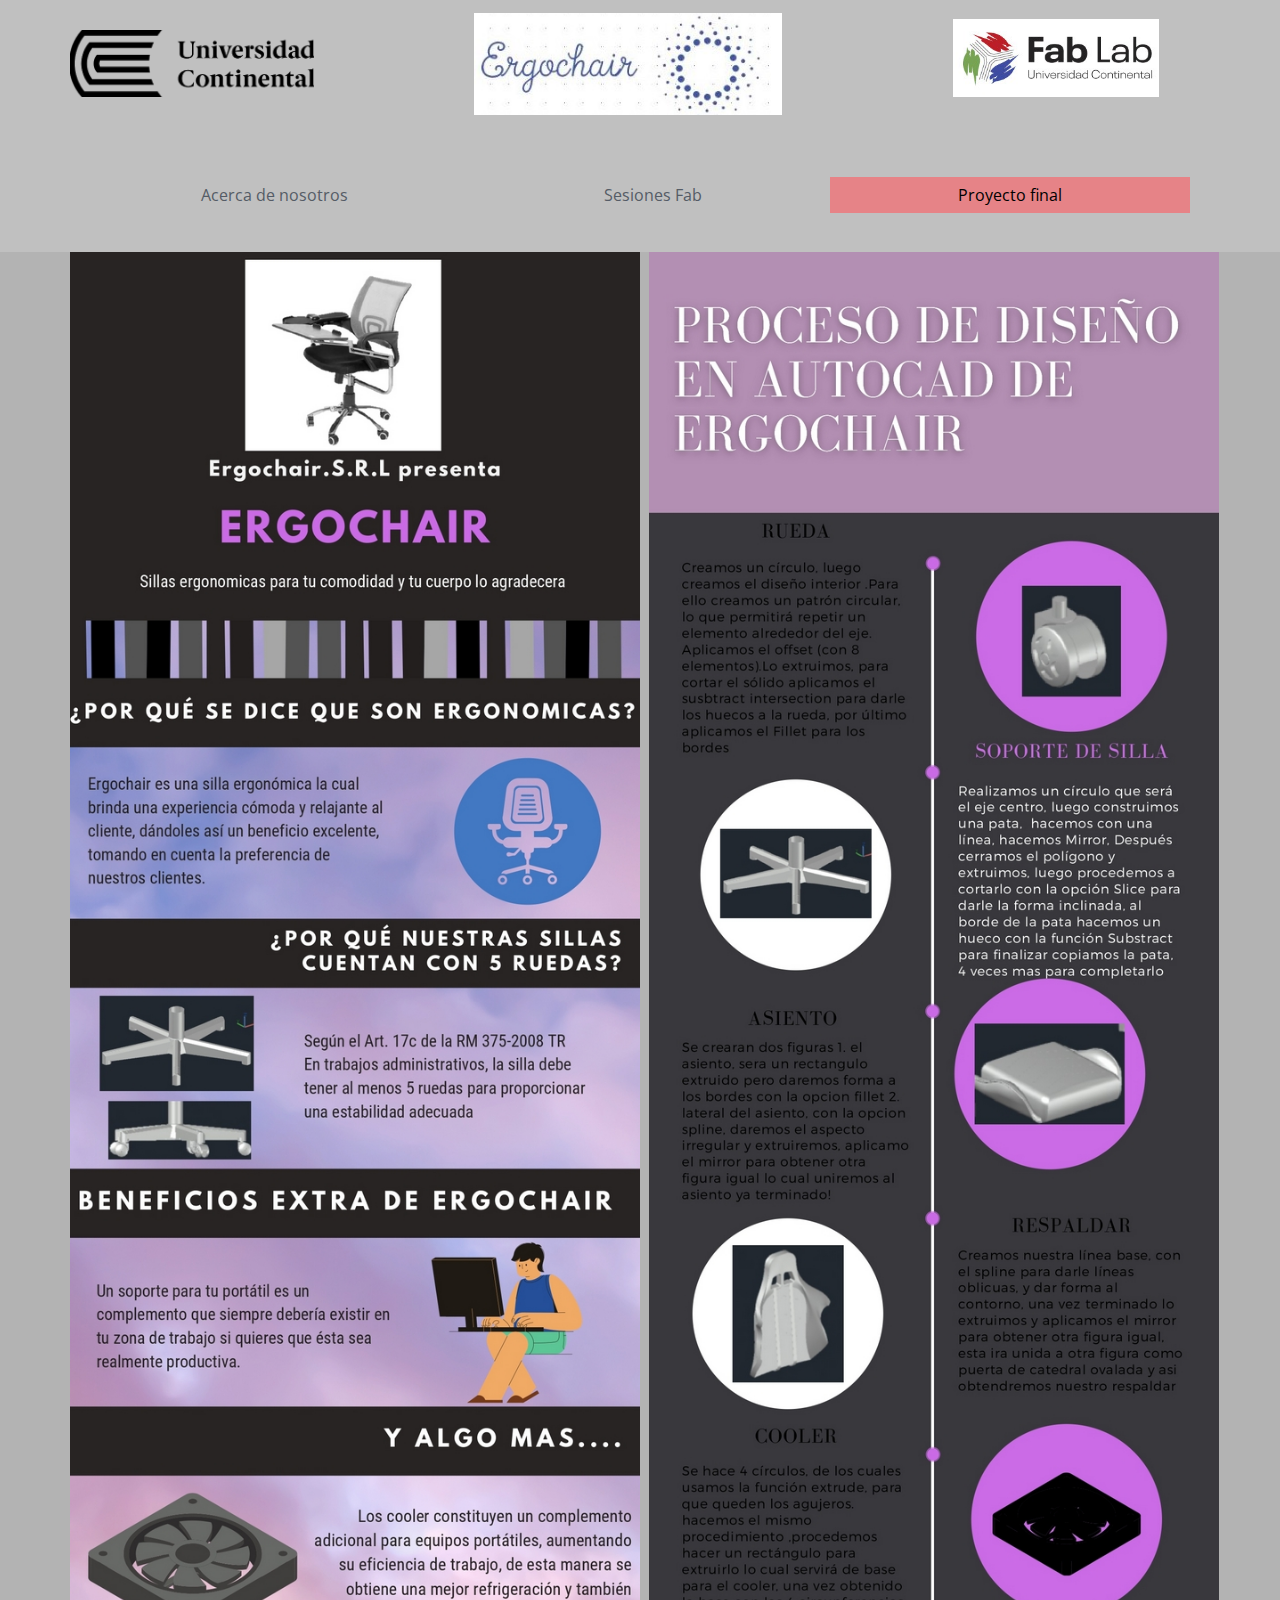
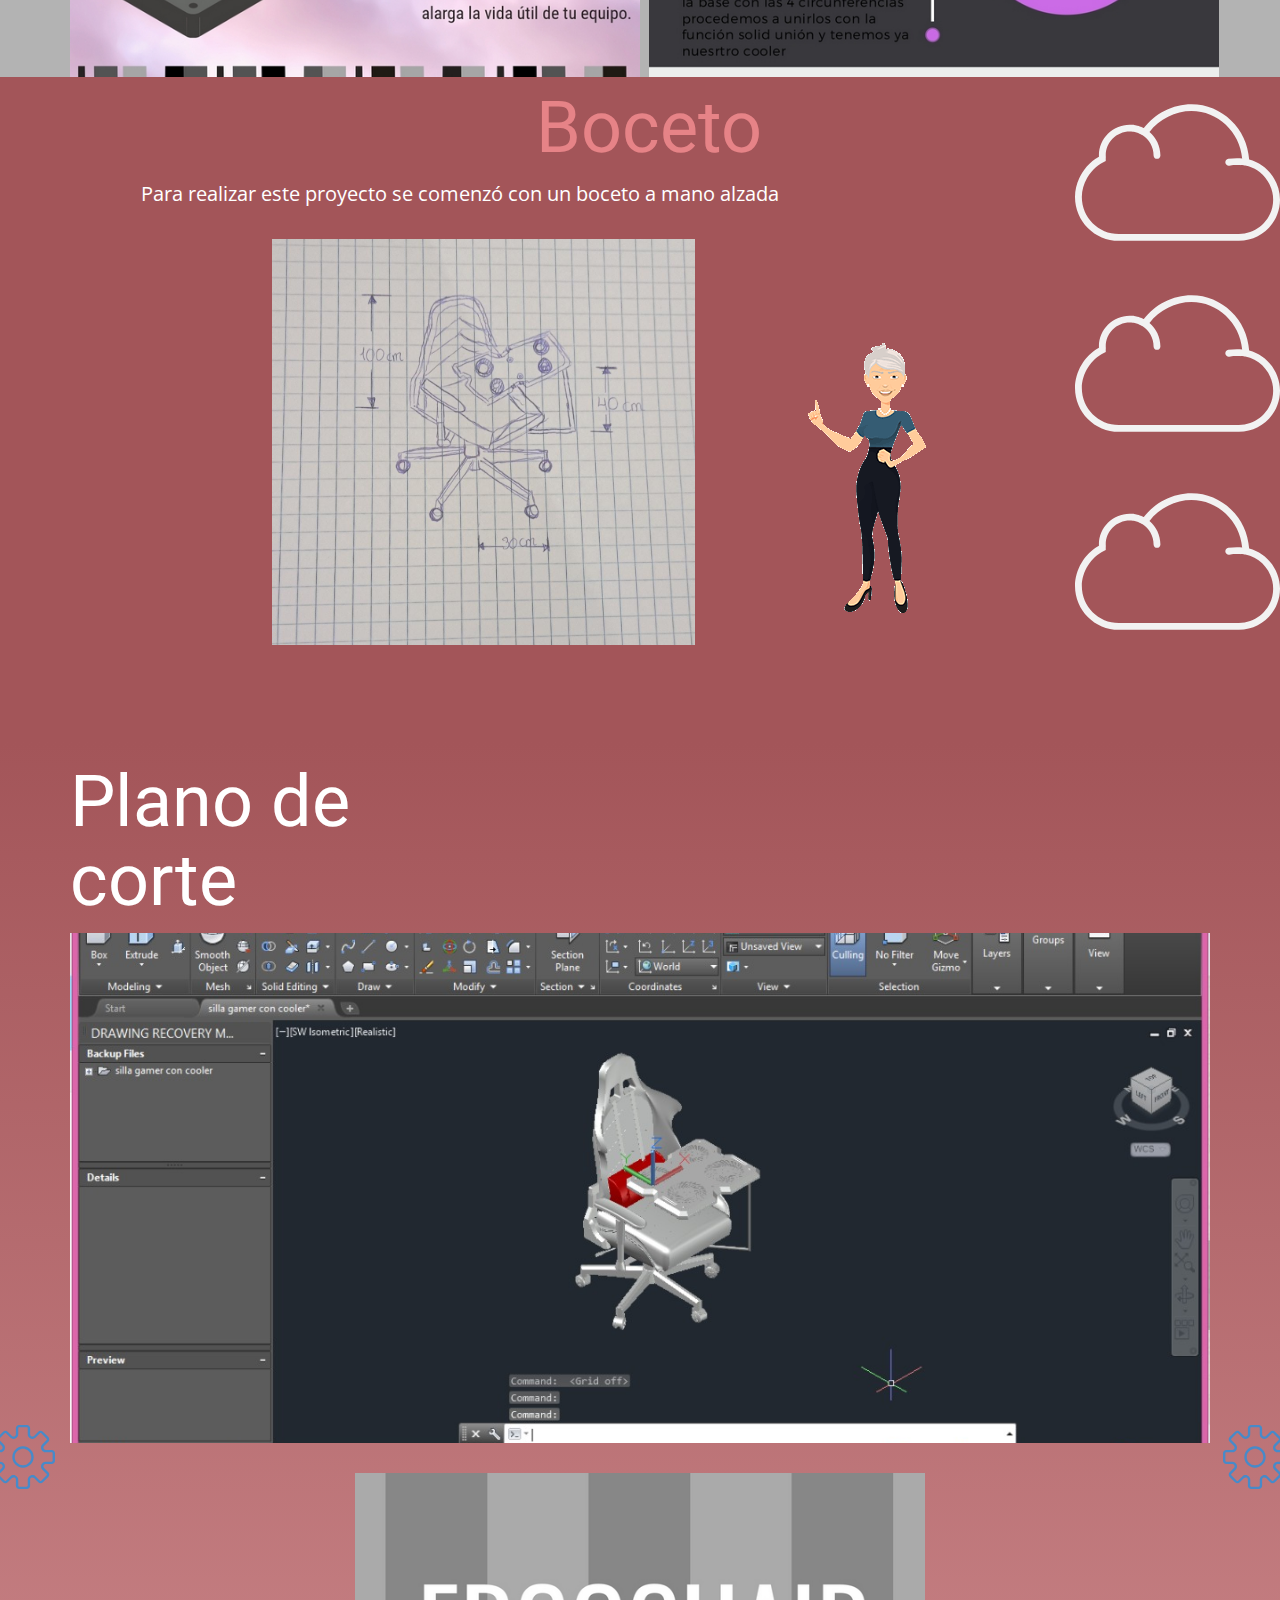
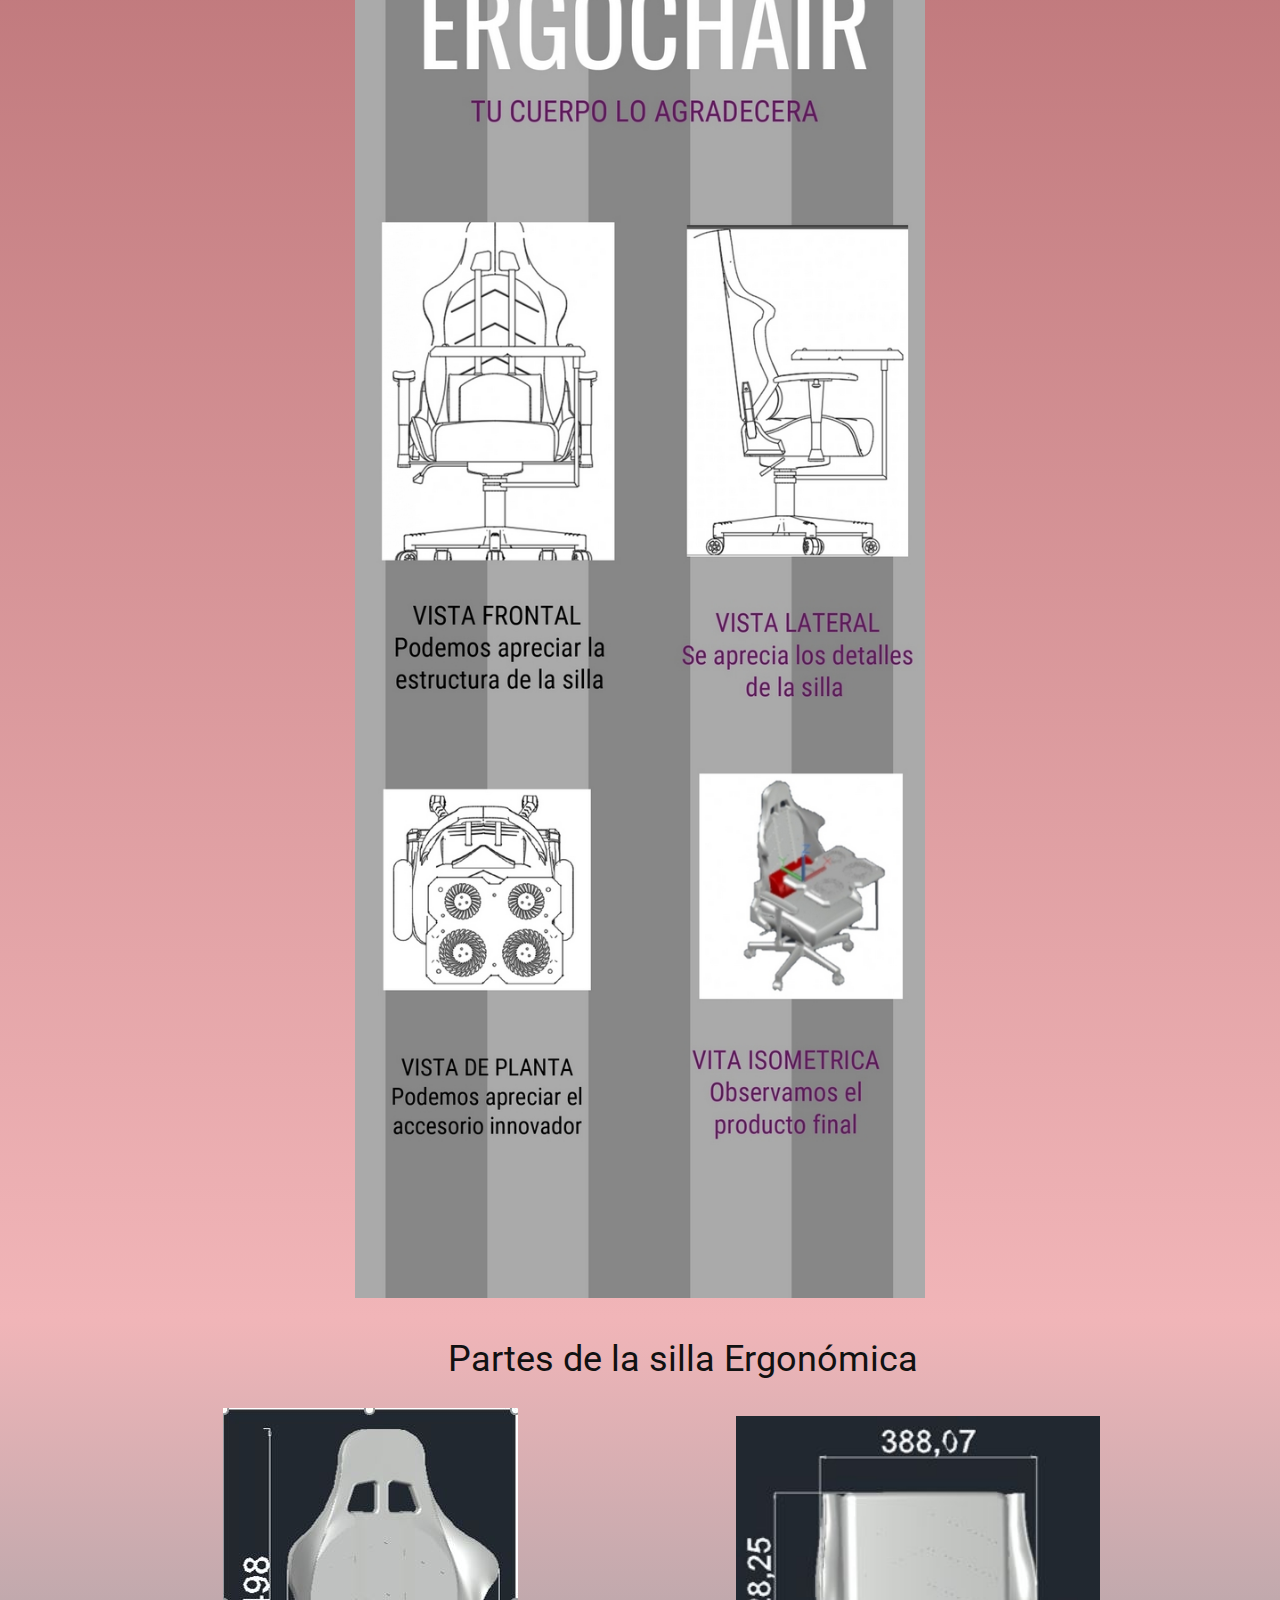
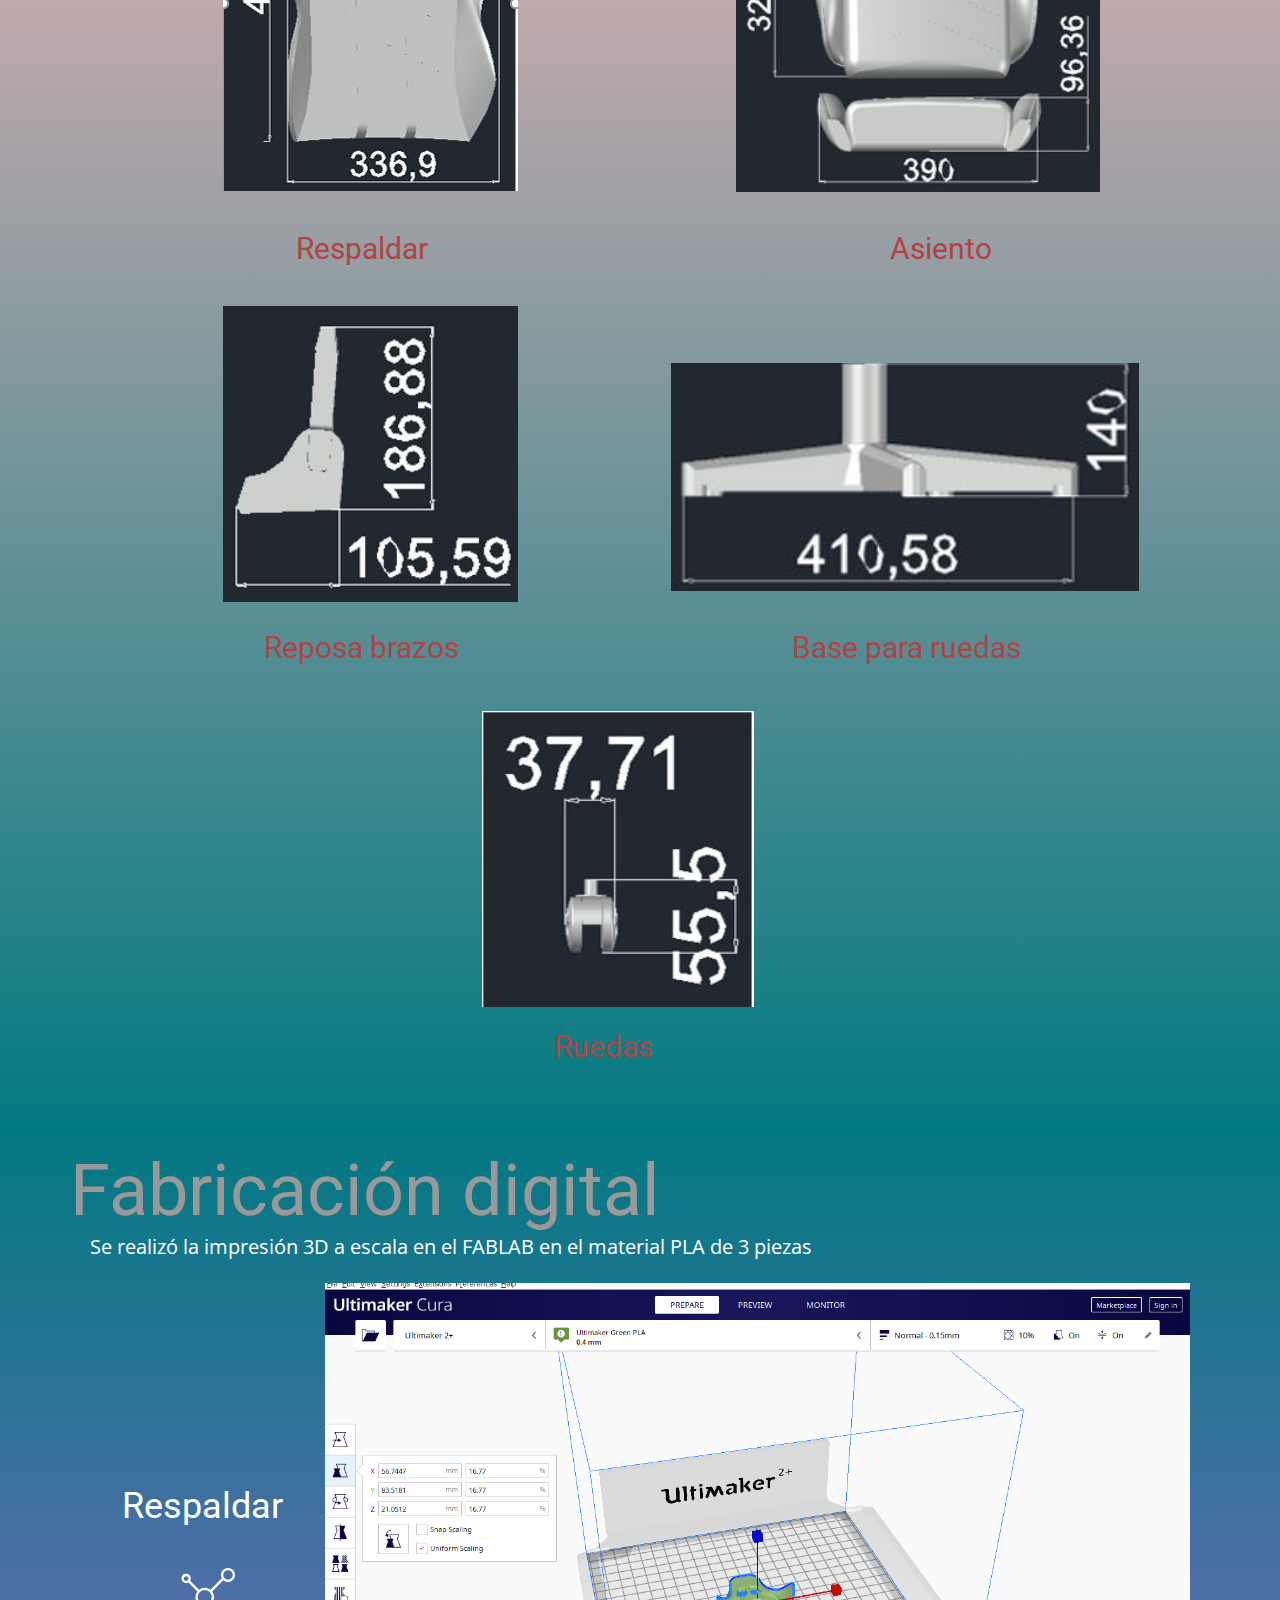
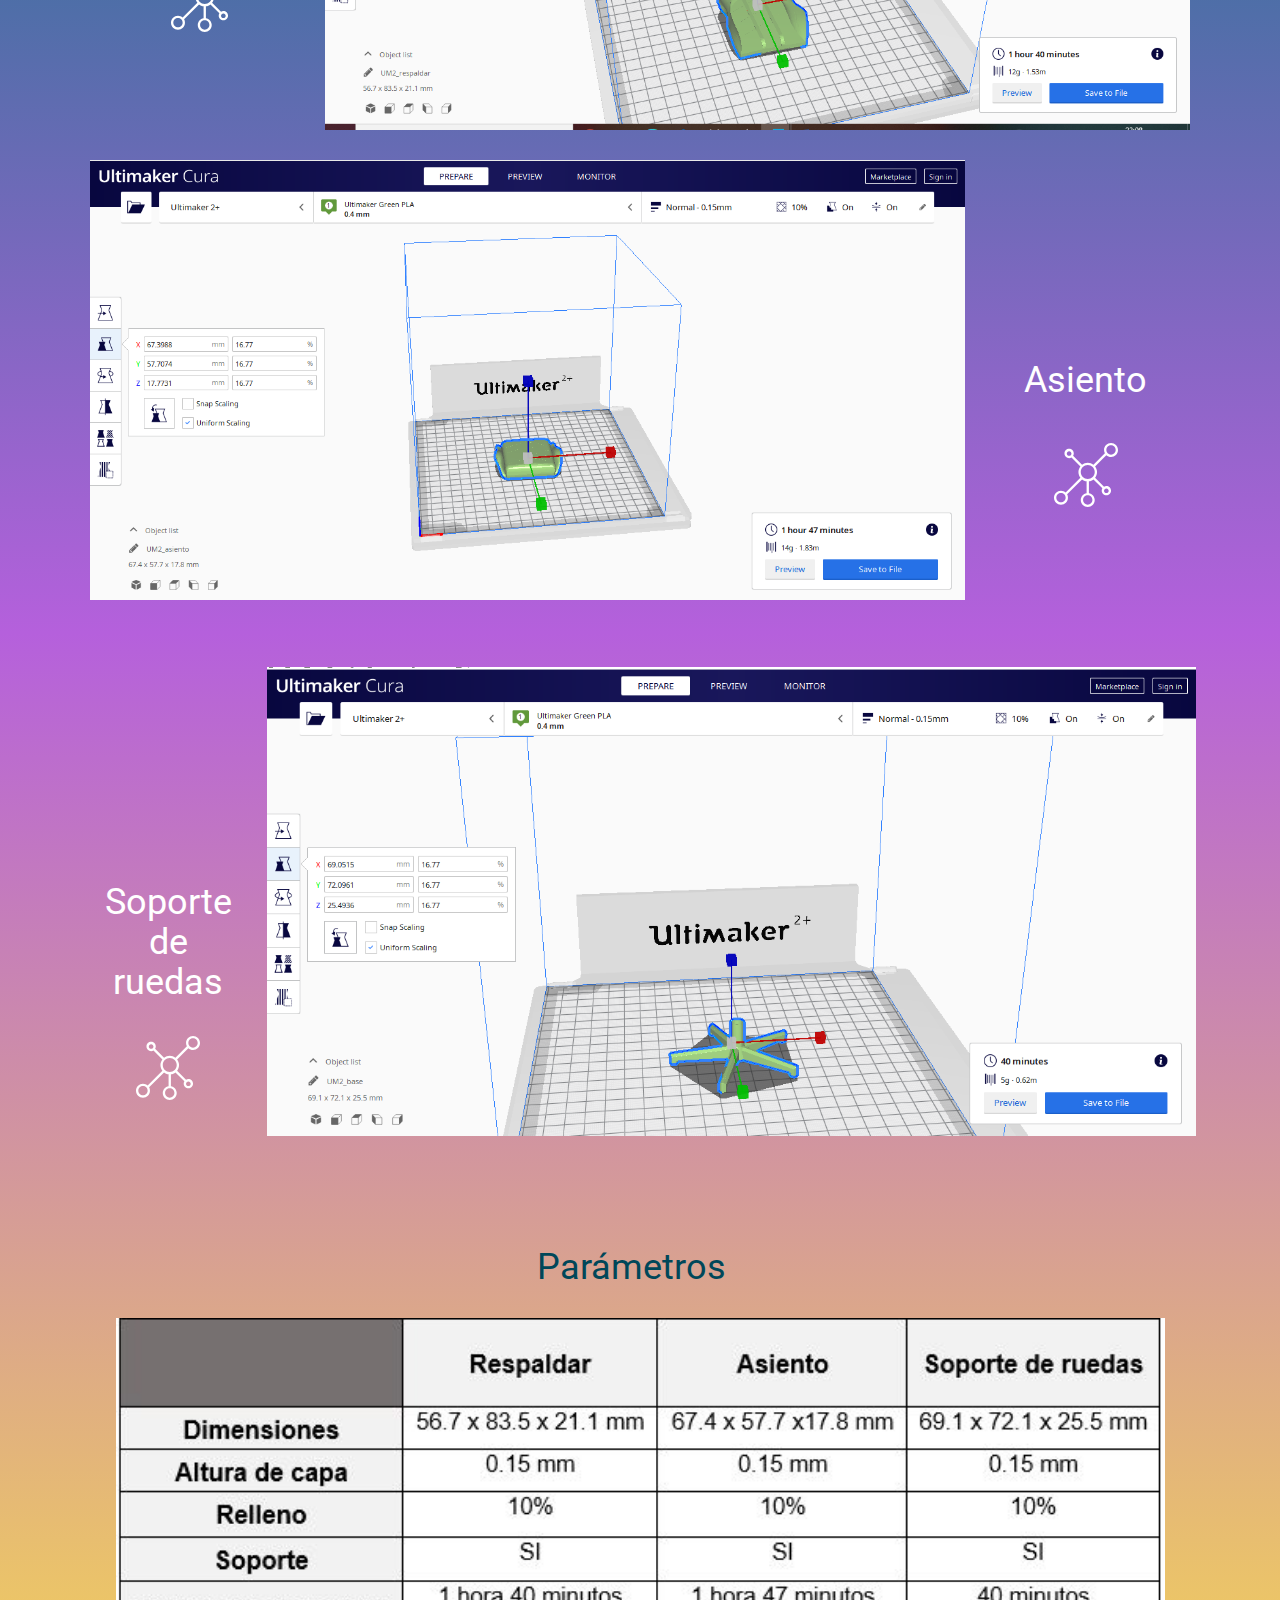
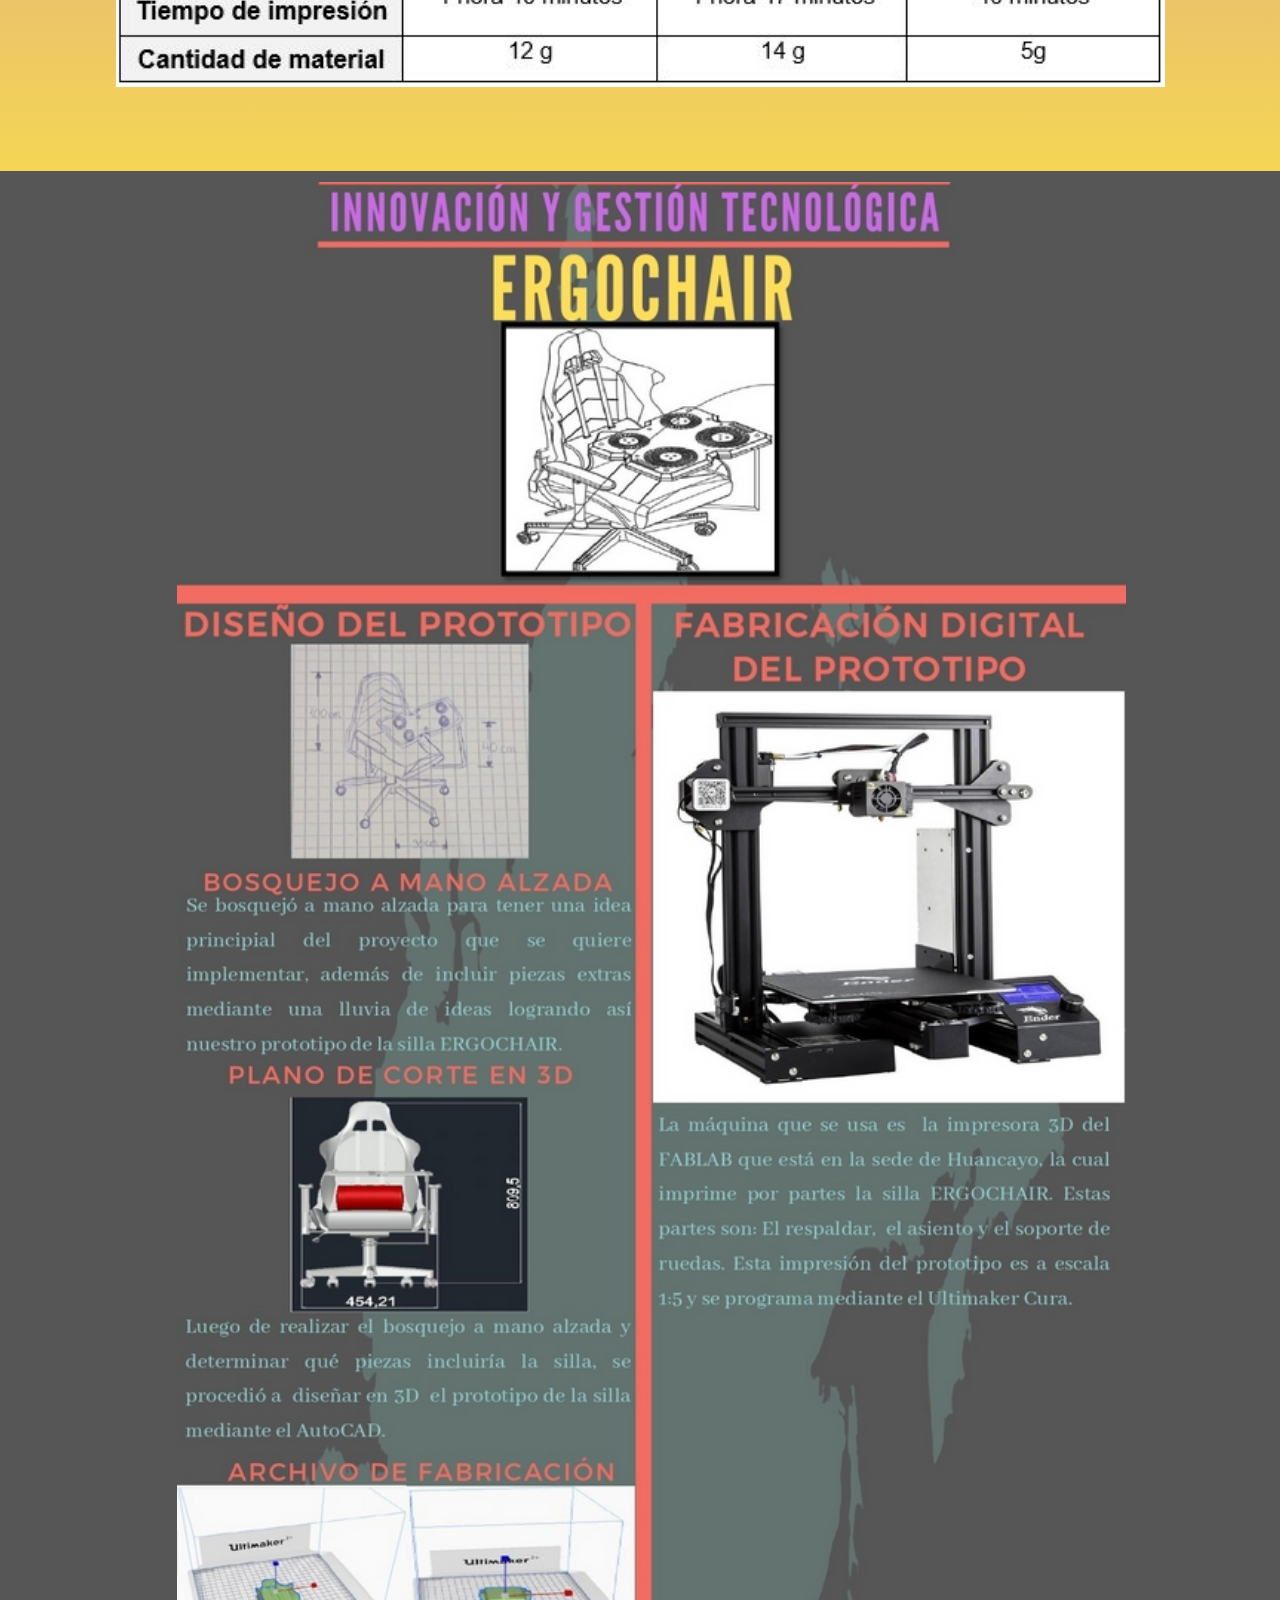
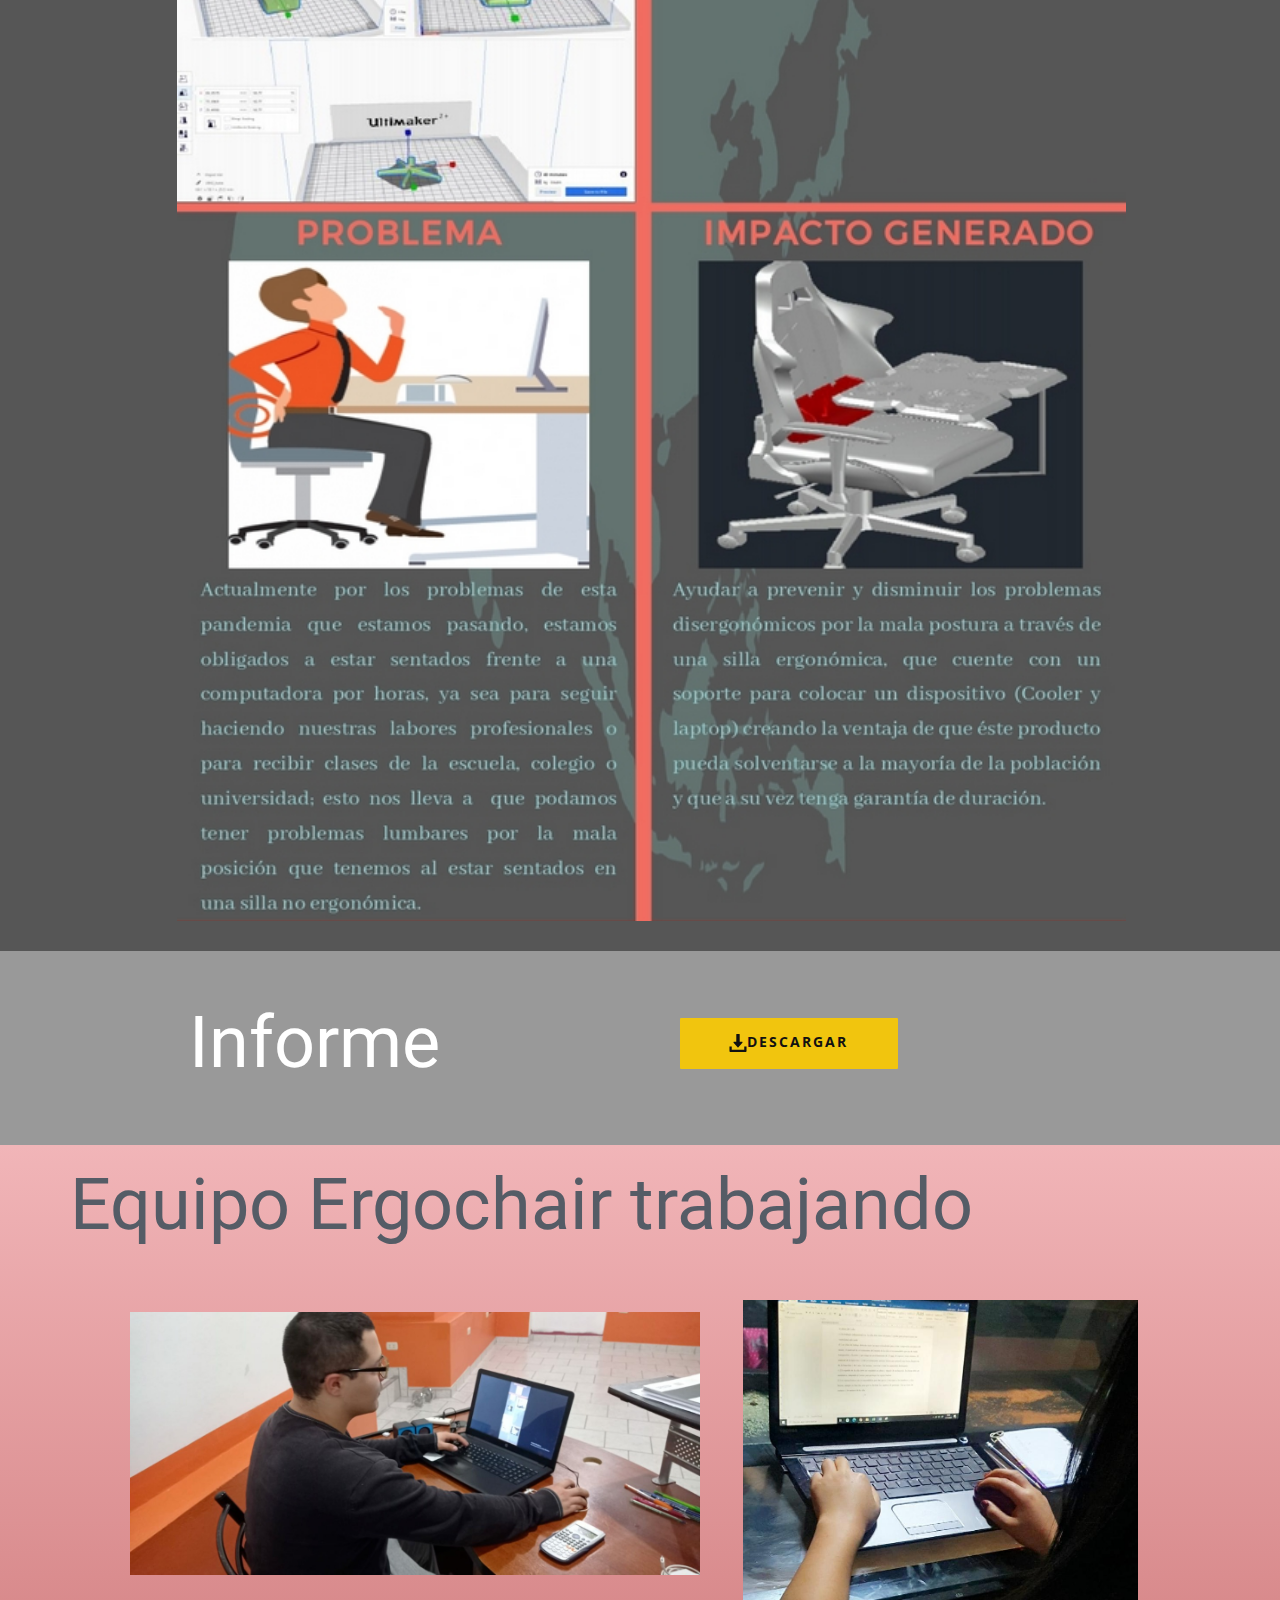
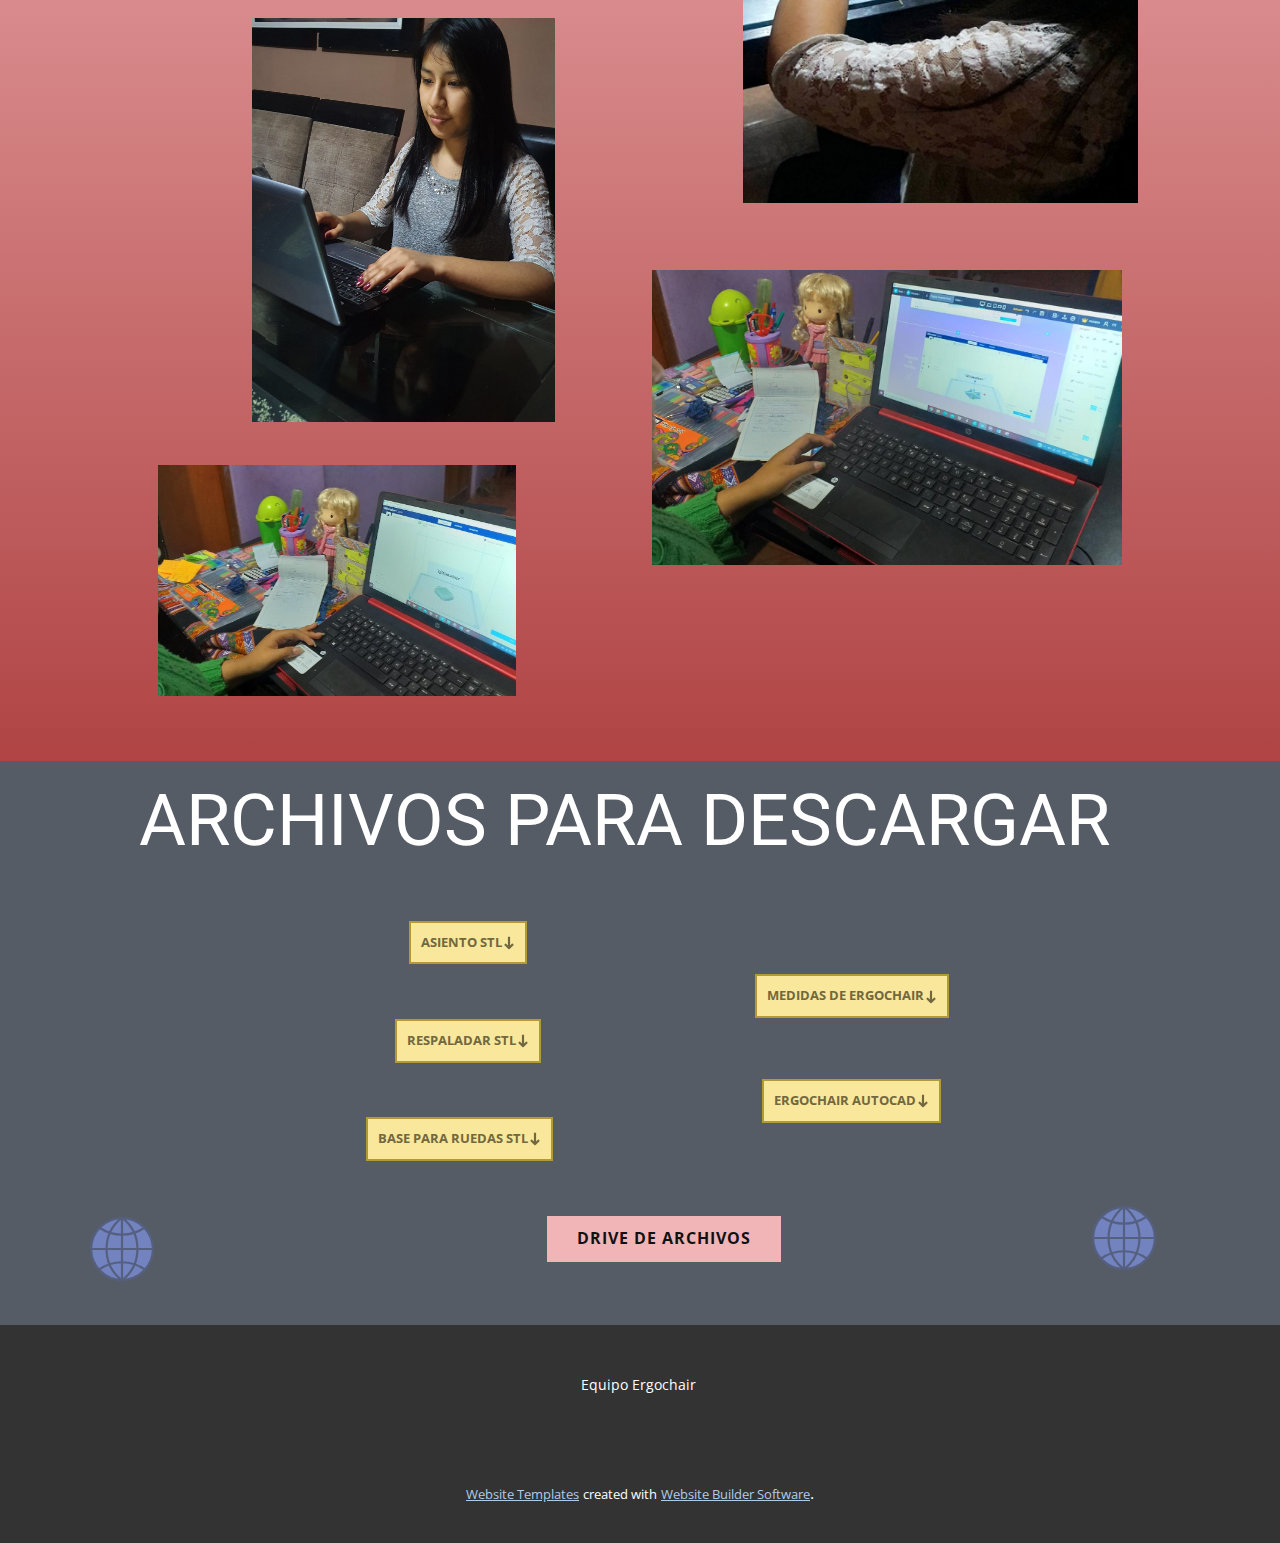
<file: Site1/Proyecto-final.html>
<!DOCTYPE html>
<html style="font-size: 16px;">
  <head>
    <meta name="viewport" content="width=device-width, initial-scale=1.0">
    <meta charset="utf-8">
    <meta name="keywords" content="Boceto, Plano de corte, Partes de la silla Ergonómica, Fabricación digital, Respaldar, Asiento, Soporte de ruedas">
    <meta name="description" content="">
    <meta name="page_type" content="np-template-header-footer-from-plugin">
    <title>Proyecto final</title>
    <link rel="stylesheet" href="nicepage.css" media="screen">
<link rel="stylesheet" href="Proyecto-final.css" media="screen">
    <script class="u-script" type="text/javascript" src="jquery.js" defer=""></script>
    <script class="u-script" type="text/javascript" src="nicepage.js" defer=""></script>
    <meta name="generator" content="Nicepage 2.27.3, nicepage.com">
    <link id="u-theme-google-font" rel="stylesheet" href="https://fonts.googleapis.com/css?family=Roboto:100,100i,300,300i,400,400i,500,500i,700,700i,900,900i|Open+Sans:300,300i,400,400i,600,600i,700,700i,800,800i">
    
    
    
    
    
    
    
    
    
    
    
    <script type="application/ld+json">{
		"@context": "http://schema.org",
		"@type": "Organization",
		"name": "",
		"url": "index.html"
}</script>
    <meta property="og:title" content="Proyecto final">
    <meta property="og:type" content="website">
    <meta name="theme-color" content="#478ac9">
    <link rel="canonical" href="index.html">
    <meta property="og:url" content="index.html">
  </head>
  <body class="u-body"><header class="u-align-left u-clearfix u-grey-25 u-header u-header" id="sec-959e"><div class="u-clearfix u-sheet u-sheet-1">
        <img src="images/logouniversidad.png" alt="" class="u-image u-image-default u-image-1" data-image-width="512" data-image-height="139">
        <img src="images/logo1.jpg" alt="" class="u-image u-image-default u-image-2" data-image-width="332" data-image-height="150">
        <img src="images/logofablab.jpg" alt="" class="u-image u-image-default u-image-3" data-image-width="308" data-image-height="145">
        <nav class="u-menu u-menu-dropdown u-offcanvas u-menu-1" data-responsive-from="LG">
          <div class="menu-collapse" style="font-size: 1rem; letter-spacing: 0;">
            <a class="u-active-palette-2-light-1 u-button-style u-custom-left-right-menu-spacing u-custom-padding-bottom u-custom-top-bottom-menu-spacing u-hover-palette-2-light-2 u-nav-link u-text-active-black u-text-hover-palette-2-base u-text-palette-5-dark-2" href="#">
              <svg><use xmlns:xlink="http://www.w3.org/1999/xlink" xlink:href="#menu-hamburger"></use></svg>
              <svg version="1.1" xmlns="http://www.w3.org/2000/svg" xmlns:xlink="http://www.w3.org/1999/xlink"><defs><symbol id="menu-hamburger" viewBox="0 0 16 16" style="width: 16px; height: 16px;"><rect y="1" width="16" height="2"></rect><rect y="7" width="16" height="2"></rect><rect y="13" width="16" height="2"></rect>
</symbol>
</defs></svg>
            </a>
          </div>
          <div class="u-custom-menu u-nav-container">
            <ul class="u-nav u-unstyled u-nav-1"><li class="u-nav-item"><a class="u-active-palette-2-light-1 u-button-style u-hover-palette-2-light-2 u-nav-link u-text-active-black u-text-hover-palette-2-base u-text-palette-5-dark-2" href="Acerca-de-nosotros.html" style="padding: 10px 128px;">Acerca de nosotros</a>
</li><li class="u-nav-item"><a class="u-active-palette-2-light-1 u-button-style u-hover-palette-2-light-2 u-nav-link u-text-active-black u-text-hover-palette-2-base u-text-palette-5-dark-2" href="Sesiones-Fab.html" style="padding: 10px 128px;">Sesiones Fab</a>
</li><li class="u-nav-item"><a class="u-active-palette-2-light-1 u-button-style u-hover-palette-2-light-2 u-nav-link u-text-active-black u-text-hover-palette-2-base u-text-palette-5-dark-2" href="Proyecto-final.html" style="padding: 10px 128px;">Proyecto final</a>
</li></ul>
          </div>
          <div class="u-custom-menu u-nav-container-collapse">
            <div class="u-black u-container-style u-inner-container-layout u-opacity u-opacity-95 u-sidenav">
              <div class="u-menu-close"></div>
              <ul class="u-align-center u-nav u-popupmenu-items u-unstyled u-nav-2"><li class="u-nav-item"><a class="u-button-style u-nav-link" href="Acerca-de-nosotros.html" style="padding: 10px 128px;">Acerca de nosotros</a>
</li><li class="u-nav-item"><a class="u-button-style u-nav-link" href="Sesiones-Fab.html" style="padding: 10px 128px;">Sesiones Fab</a>
</li><li class="u-nav-item"><a class="u-button-style u-nav-link" href="Proyecto-final.html" style="padding: 10px 128px;">Proyecto final</a>
</li></ul>
            </div>
            <div class="u-black u-menu-overlay u-opacity u-opacity-70"></div>
          </div>
        </nav>
      </div></header>
    <section class="u-clearfix u-grey-30 u-section-1" id="sec-fb88">
      <div class="u-clearfix u-sheet u-valign-middle u-sheet-1">
        <img src="images/Ergochair2_page-0001.jpg" alt="" class="u-image u-image-default u-image-1" data-image-width="1250" data-image-height="3125">
        <img src="images/Ergochair2_page-0002.jpg" alt="" class="u-image u-image-default u-image-2" data-image-width="1250" data-image-height="3125">
      </div>
    </section>
    <section class="u-clearfix u-palette-2-dark-1 u-section-2" id="sec-4ad0">
      <div class="u-clearfix u-sheet u-sheet-1">
        <h1 class="u-heading-font u-text u-text-default u-text-palette-2-light-1 u-title u-text-1">Boceto</h1>
        <p class="u-large-text u-text u-text-default u-text-font u-text-variant u-text-2">Para realizar este proyecto se comenzó con un boceto a mano alzada&nbsp;</p><span class="u-icon u-icon-circle u-text-grey-5 u-icon-1"><svg class="u-svg-link" preserveAspectRatio="xMidYMin slice" viewBox="0 0 60 60" style=""><use xmlns:xlink="http://www.w3.org/1999/xlink" xlink:href="#svg-e122"></use></svg><svg xmlns="http://www.w3.org/2000/svg" xmlns:xlink="http://www.w3.org/1999/xlink" version="1.1" xml:space="preserve" class="u-svg-content" viewBox="0 0 60 60" x="0px" y="0px" id="svg-e122" style="enable-background:new 0 0 60 60;"><path d="M50.976,26.194C50.447,17.194,43.028,10,34.085,10c-5.43,0-10.688,2.663-13.946,7.008c-0.075-0.039-0.154-0.066-0.23-0.102
	c-0.198-0.096-0.399-0.187-0.604-0.269c-0.114-0.045-0.228-0.086-0.343-0.126c-0.203-0.071-0.409-0.134-0.619-0.191
	c-0.115-0.031-0.229-0.063-0.345-0.089c-0.225-0.051-0.455-0.09-0.687-0.125c-0.101-0.015-0.2-0.035-0.302-0.046
	C16.677,16.023,16.341,16,16,16c-4.963,0-9,4.037-9,9c0,0.127,0.008,0.252,0.016,0.377v0.004C2.857,27.649,0,32.399,0,37.154
	C0,44.237,5.762,50,12.845,50h24.508c0.104,0,0.207-0.006,0.311-0.014l0.062-0.008l0.134,0.008C37.962,49.994,38.064,50,38.169,50
	h9.803C54.604,50,60,44.604,60,37.972C60,32.483,56.173,27.56,50.976,26.194z M47.972,48h-9.803c-0.059,0-0.116-0.005-0.174-0.009
	l-0.271-0.011l-0.198,0.011C37.469,47.995,37.411,48,37.353,48H12.845C6.865,48,2,43.135,2,37.154C2,33,4.705,28.688,8.433,26.901
	L9,26.63V26c0-0.127,0.008-0.256,0.015-0.386l0.009-0.16l-0.012-0.21C9.006,25.163,9,25.082,9,25c0-3.859,3.141-7,7-7
	c0.309,0,0.614,0.027,0.917,0.067c0.078,0.01,0.156,0.023,0.233,0.036c0.267,0.044,0.53,0.102,0.789,0.177
	c0.035,0.01,0.071,0.017,0.106,0.027c0.285,0.087,0.563,0.197,0.835,0.321c0.071,0.032,0.14,0.067,0.21,0.101
	c0.24,0.119,0.475,0.249,0.702,0.396C21.719,20.373,23,22.538,23,25c0,0.553,0.447,1,1,1s1-0.447,1-1c0-2.754-1.246-5.219-3.2-6.871
	C24.667,14.379,29.388,12,34.085,12c7.745,0,14.177,6.135,14.848,13.888c-1.022-0.072-2.552-0.109-4.083,0.124
	c-0.546,0.083-0.921,0.593-0.838,1.139c0.075,0.495,0.501,0.85,0.987,0.85c0.05,0,0.101-0.004,0.151-0.012
	c2.227-0.337,4.548-0.021,4.684-0.002C54.49,28.872,58,33.161,58,37.972C58,43.501,53.501,48,47.972,48z"></path></svg></span>
        <img src="images/8cf4e418-8382-4360-bdd8-bd13d4e5da62.jpg" alt="" class="u-image u-image-default u-image-1" data-image-width="1076" data-image-height="1280">
        <img src="images/Mujer-Presentadora-90220.gif" alt="" class="u-image u-image-default u-image-2" data-image-width="179" data-image-height="290"><span class="u-icon u-icon-circle u-text-grey-5 u-icon-2"><svg class="u-svg-link" preserveAspectRatio="xMidYMin slice" viewBox="0 0 60 60" style=""><use xmlns:xlink="http://www.w3.org/1999/xlink" xlink:href="#svg-78cd"></use></svg><svg xmlns="http://www.w3.org/2000/svg" xmlns:xlink="http://www.w3.org/1999/xlink" version="1.1" xml:space="preserve" class="u-svg-content" viewBox="0 0 60 60" x="0px" y="0px" id="svg-78cd" style="enable-background:new 0 0 60 60;"><path d="M50.976,26.194C50.447,17.194,43.028,10,34.085,10c-5.43,0-10.688,2.663-13.946,7.008c-0.075-0.039-0.154-0.066-0.23-0.102
	c-0.198-0.096-0.399-0.187-0.604-0.269c-0.114-0.045-0.228-0.086-0.343-0.126c-0.203-0.071-0.409-0.134-0.619-0.191
	c-0.115-0.031-0.229-0.063-0.345-0.089c-0.225-0.051-0.455-0.09-0.687-0.125c-0.101-0.015-0.2-0.035-0.302-0.046
	C16.677,16.023,16.341,16,16,16c-4.963,0-9,4.037-9,9c0,0.127,0.008,0.252,0.016,0.377v0.004C2.857,27.649,0,32.399,0,37.154
	C0,44.237,5.762,50,12.845,50h24.508c0.104,0,0.207-0.006,0.311-0.014l0.062-0.008l0.134,0.008C37.962,49.994,38.064,50,38.169,50
	h9.803C54.604,50,60,44.604,60,37.972C60,32.483,56.173,27.56,50.976,26.194z M47.972,48h-9.803c-0.059,0-0.116-0.005-0.174-0.009
	l-0.271-0.011l-0.198,0.011C37.469,47.995,37.411,48,37.353,48H12.845C6.865,48,2,43.135,2,37.154C2,33,4.705,28.688,8.433,26.901
	L9,26.63V26c0-0.127,0.008-0.256,0.015-0.386l0.009-0.16l-0.012-0.21C9.006,25.163,9,25.082,9,25c0-3.859,3.141-7,7-7
	c0.309,0,0.614,0.027,0.917,0.067c0.078,0.01,0.156,0.023,0.233,0.036c0.267,0.044,0.53,0.102,0.789,0.177
	c0.035,0.01,0.071,0.017,0.106,0.027c0.285,0.087,0.563,0.197,0.835,0.321c0.071,0.032,0.14,0.067,0.21,0.101
	c0.24,0.119,0.475,0.249,0.702,0.396C21.719,20.373,23,22.538,23,25c0,0.553,0.447,1,1,1s1-0.447,1-1c0-2.754-1.246-5.219-3.2-6.871
	C24.667,14.379,29.388,12,34.085,12c7.745,0,14.177,6.135,14.848,13.888c-1.022-0.072-2.552-0.109-4.083,0.124
	c-0.546,0.083-0.921,0.593-0.838,1.139c0.075,0.495,0.501,0.85,0.987,0.85c0.05,0,0.101-0.004,0.151-0.012
	c2.227-0.337,4.548-0.021,4.684-0.002C54.49,28.872,58,33.161,58,37.972C58,43.501,53.501,48,47.972,48z"></path></svg></span><span class="u-icon u-icon-circle u-text-grey-5 u-icon-3"><svg class="u-svg-link" preserveAspectRatio="xMidYMin slice" viewBox="0 0 60 60" style=""><use xmlns:xlink="http://www.w3.org/1999/xlink" xlink:href="#svg-8daa"></use></svg><svg xmlns="http://www.w3.org/2000/svg" xmlns:xlink="http://www.w3.org/1999/xlink" version="1.1" xml:space="preserve" class="u-svg-content" viewBox="0 0 60 60" x="0px" y="0px" id="svg-8daa" style="enable-background:new 0 0 60 60;"><path d="M50.976,26.194C50.447,17.194,43.028,10,34.085,10c-5.43,0-10.688,2.663-13.946,7.008c-0.075-0.039-0.154-0.066-0.23-0.102
	c-0.198-0.096-0.399-0.187-0.604-0.269c-0.114-0.045-0.228-0.086-0.343-0.126c-0.203-0.071-0.409-0.134-0.619-0.191
	c-0.115-0.031-0.229-0.063-0.345-0.089c-0.225-0.051-0.455-0.09-0.687-0.125c-0.101-0.015-0.2-0.035-0.302-0.046
	C16.677,16.023,16.341,16,16,16c-4.963,0-9,4.037-9,9c0,0.127,0.008,0.252,0.016,0.377v0.004C2.857,27.649,0,32.399,0,37.154
	C0,44.237,5.762,50,12.845,50h24.508c0.104,0,0.207-0.006,0.311-0.014l0.062-0.008l0.134,0.008C37.962,49.994,38.064,50,38.169,50
	h9.803C54.604,50,60,44.604,60,37.972C60,32.483,56.173,27.56,50.976,26.194z M47.972,48h-9.803c-0.059,0-0.116-0.005-0.174-0.009
	l-0.271-0.011l-0.198,0.011C37.469,47.995,37.411,48,37.353,48H12.845C6.865,48,2,43.135,2,37.154C2,33,4.705,28.688,8.433,26.901
	L9,26.63V26c0-0.127,0.008-0.256,0.015-0.386l0.009-0.16l-0.012-0.21C9.006,25.163,9,25.082,9,25c0-3.859,3.141-7,7-7
	c0.309,0,0.614,0.027,0.917,0.067c0.078,0.01,0.156,0.023,0.233,0.036c0.267,0.044,0.53,0.102,0.789,0.177
	c0.035,0.01,0.071,0.017,0.106,0.027c0.285,0.087,0.563,0.197,0.835,0.321c0.071,0.032,0.14,0.067,0.21,0.101
	c0.24,0.119,0.475,0.249,0.702,0.396C21.719,20.373,23,22.538,23,25c0,0.553,0.447,1,1,1s1-0.447,1-1c0-2.754-1.246-5.219-3.2-6.871
	C24.667,14.379,29.388,12,34.085,12c7.745,0,14.177,6.135,14.848,13.888c-1.022-0.072-2.552-0.109-4.083,0.124
	c-0.546,0.083-0.921,0.593-0.838,1.139c0.075,0.495,0.501,0.85,0.987,0.85c0.05,0,0.101-0.004,0.151-0.012
	c2.227-0.337,4.548-0.021,4.684-0.002C54.49,28.872,58,33.161,58,37.972C58,43.501,53.501,48,47.972,48z"></path></svg></span>
      </div>
    </section>
    <section class="u-clearfix u-gradient u-section-3" id="sec-3241">
      <div class="u-clearfix u-sheet u-sheet-1">
        <h1 class="u-heading-font u-text u-text-default u-text-white u-title u-text-1">Plano de corte&nbsp;</h1>
        <img src="images/c4778b4c-6cc2-4d02-8c99-5217acd5cbc4.jpg" alt="" class="u-image u-image-default u-image-1" data-image-width="1280" data-image-height="722"><span class="u-icon u-icon-circle u-text-palette-1-base u-icon-1"><svg class="u-svg-link" preserveAspectRatio="xMidYMin slice" viewBox="0 0 54 54" style=""><use xmlns:xlink="http://www.w3.org/1999/xlink" xlink:href="#svg-058f"></use></svg><svg xmlns="http://www.w3.org/2000/svg" xmlns:xlink="http://www.w3.org/1999/xlink" version="1.1" xml:space="preserve" class="u-svg-content" viewBox="0 0 54 54" x="0px" y="0px" id="svg-058f" style="enable-background:new 0 0 54 54;"><g><path d="M51.22,21h-5.052c-0.812,0-1.481-0.447-1.792-1.197s-0.153-1.54,0.42-2.114l3.572-3.571
		c0.525-0.525,0.814-1.224,0.814-1.966c0-0.743-0.289-1.441-0.814-1.967l-4.553-4.553c-1.05-1.05-2.881-1.052-3.933,0l-3.571,3.571
		c-0.574,0.573-1.366,0.733-2.114,0.421C33.447,9.313,33,8.644,33,7.832V2.78C33,1.247,31.753,0,30.22,0H23.78
		C22.247,0,21,1.247,21,2.78v5.052c0,0.812-0.447,1.481-1.197,1.792c-0.748,0.313-1.54,0.152-2.114-0.421l-3.571-3.571
		c-1.052-1.052-2.883-1.05-3.933,0l-4.553,4.553c-0.525,0.525-0.814,1.224-0.814,1.967c0,0.742,0.289,1.44,0.814,1.966l3.572,3.571
		c0.573,0.574,0.73,1.364,0.42,2.114S8.644,21,7.832,21H2.78C1.247,21,0,22.247,0,23.78v6.439C0,31.753,1.247,33,2.78,33h5.052
		c0.812,0,1.481,0.447,1.792,1.197s0.153,1.54-0.42,2.114l-3.572,3.571c-0.525,0.525-0.814,1.224-0.814,1.966
		c0,0.743,0.289,1.441,0.814,1.967l4.553,4.553c1.051,1.051,2.881,1.053,3.933,0l3.571-3.572c0.574-0.573,1.363-0.731,2.114-0.42
		c0.75,0.311,1.197,0.98,1.197,1.792v5.052c0,1.533,1.247,2.78,2.78,2.78h6.439c1.533,0,2.78-1.247,2.78-2.78v-5.052
		c0-0.812,0.447-1.481,1.197-1.792c0.751-0.312,1.54-0.153,2.114,0.42l3.571,3.572c1.052,1.052,2.883,1.05,3.933,0l4.553-4.553
		c0.525-0.525,0.814-1.224,0.814-1.967c0-0.742-0.289-1.44-0.814-1.966l-3.572-3.571c-0.573-0.574-0.73-1.364-0.42-2.114
		S45.356,33,46.168,33h5.052c1.533,0,2.78-1.247,2.78-2.78V23.78C54,22.247,52.753,21,51.22,21z M52,30.22
		C52,30.65,51.65,31,51.22,31h-5.052c-1.624,0-3.019,0.932-3.64,2.432c-0.622,1.5-0.295,3.146,0.854,4.294l3.572,3.571
		c0.305,0.305,0.305,0.8,0,1.104l-4.553,4.553c-0.304,0.304-0.799,0.306-1.104,0l-3.571-3.572c-1.149-1.149-2.794-1.474-4.294-0.854
		c-1.5,0.621-2.432,2.016-2.432,3.64v5.052C31,51.65,30.65,52,30.22,52H23.78C23.35,52,23,51.65,23,51.22v-5.052
		c0-1.624-0.932-3.019-2.432-3.64c-0.503-0.209-1.021-0.311-1.533-0.311c-1.014,0-1.997,0.4-2.761,1.164l-3.571,3.572
		c-0.306,0.306-0.801,0.304-1.104,0l-4.553-4.553c-0.305-0.305-0.305-0.8,0-1.104l3.572-3.571c1.148-1.148,1.476-2.794,0.854-4.294
		C10.851,31.932,9.456,31,7.832,31H2.78C2.35,31,2,30.65,2,30.22V23.78C2,23.35,2.35,23,2.78,23h5.052
		c1.624,0,3.019-0.932,3.64-2.432c0.622-1.5,0.295-3.146-0.854-4.294l-3.572-3.571c-0.305-0.305-0.305-0.8,0-1.104l4.553-4.553
		c0.304-0.305,0.799-0.305,1.104,0l3.571,3.571c1.147,1.147,2.792,1.476,4.294,0.854C22.068,10.851,23,9.456,23,7.832V2.78
		C23,2.35,23.35,2,23.78,2h6.439C30.65,2,31,2.35,31,2.78v5.052c0,1.624,0.932,3.019,2.432,3.64
		c1.502,0.622,3.146,0.294,4.294-0.854l3.571-3.571c0.306-0.305,0.801-0.305,1.104,0l4.553,4.553c0.305,0.305,0.305,0.8,0,1.104
		l-3.572,3.571c-1.148,1.148-1.476,2.794-0.854,4.294c0.621,1.5,2.016,2.432,3.64,2.432h5.052C51.65,23,52,23.35,52,23.78V30.22z"></path><path d="M27,18c-4.963,0-9,4.037-9,9s4.037,9,9,9s9-4.037,9-9S31.963,18,27,18z M27,34c-3.859,0-7-3.141-7-7s3.141-7,7-7
		s7,3.141,7,7S30.859,34,27,34z"></path>
</g></svg></span><span class="u-icon u-icon-circle u-text-palette-1-base u-icon-2"><svg class="u-svg-link" preserveAspectRatio="xMidYMin slice" viewBox="0 0 54 54" style=""><use xmlns:xlink="http://www.w3.org/1999/xlink" xlink:href="#svg-35c9"></use></svg><svg xmlns="http://www.w3.org/2000/svg" xmlns:xlink="http://www.w3.org/1999/xlink" version="1.1" xml:space="preserve" class="u-svg-content" viewBox="0 0 54 54" x="0px" y="0px" id="svg-35c9" style="enable-background:new 0 0 54 54;"><g><path d="M51.22,21h-5.052c-0.812,0-1.481-0.447-1.792-1.197s-0.153-1.54,0.42-2.114l3.572-3.571
		c0.525-0.525,0.814-1.224,0.814-1.966c0-0.743-0.289-1.441-0.814-1.967l-4.553-4.553c-1.05-1.05-2.881-1.052-3.933,0l-3.571,3.571
		c-0.574,0.573-1.366,0.733-2.114,0.421C33.447,9.313,33,8.644,33,7.832V2.78C33,1.247,31.753,0,30.22,0H23.78
		C22.247,0,21,1.247,21,2.78v5.052c0,0.812-0.447,1.481-1.197,1.792c-0.748,0.313-1.54,0.152-2.114-0.421l-3.571-3.571
		c-1.052-1.052-2.883-1.05-3.933,0l-4.553,4.553c-0.525,0.525-0.814,1.224-0.814,1.967c0,0.742,0.289,1.44,0.814,1.966l3.572,3.571
		c0.573,0.574,0.73,1.364,0.42,2.114S8.644,21,7.832,21H2.78C1.247,21,0,22.247,0,23.78v6.439C0,31.753,1.247,33,2.78,33h5.052
		c0.812,0,1.481,0.447,1.792,1.197s0.153,1.54-0.42,2.114l-3.572,3.571c-0.525,0.525-0.814,1.224-0.814,1.966
		c0,0.743,0.289,1.441,0.814,1.967l4.553,4.553c1.051,1.051,2.881,1.053,3.933,0l3.571-3.572c0.574-0.573,1.363-0.731,2.114-0.42
		c0.75,0.311,1.197,0.98,1.197,1.792v5.052c0,1.533,1.247,2.78,2.78,2.78h6.439c1.533,0,2.78-1.247,2.78-2.78v-5.052
		c0-0.812,0.447-1.481,1.197-1.792c0.751-0.312,1.54-0.153,2.114,0.42l3.571,3.572c1.052,1.052,2.883,1.05,3.933,0l4.553-4.553
		c0.525-0.525,0.814-1.224,0.814-1.967c0-0.742-0.289-1.44-0.814-1.966l-3.572-3.571c-0.573-0.574-0.73-1.364-0.42-2.114
		S45.356,33,46.168,33h5.052c1.533,0,2.78-1.247,2.78-2.78V23.78C54,22.247,52.753,21,51.22,21z M52,30.22
		C52,30.65,51.65,31,51.22,31h-5.052c-1.624,0-3.019,0.932-3.64,2.432c-0.622,1.5-0.295,3.146,0.854,4.294l3.572,3.571
		c0.305,0.305,0.305,0.8,0,1.104l-4.553,4.553c-0.304,0.304-0.799,0.306-1.104,0l-3.571-3.572c-1.149-1.149-2.794-1.474-4.294-0.854
		c-1.5,0.621-2.432,2.016-2.432,3.64v5.052C31,51.65,30.65,52,30.22,52H23.78C23.35,52,23,51.65,23,51.22v-5.052
		c0-1.624-0.932-3.019-2.432-3.64c-0.503-0.209-1.021-0.311-1.533-0.311c-1.014,0-1.997,0.4-2.761,1.164l-3.571,3.572
		c-0.306,0.306-0.801,0.304-1.104,0l-4.553-4.553c-0.305-0.305-0.305-0.8,0-1.104l3.572-3.571c1.148-1.148,1.476-2.794,0.854-4.294
		C10.851,31.932,9.456,31,7.832,31H2.78C2.35,31,2,30.65,2,30.22V23.78C2,23.35,2.35,23,2.78,23h5.052
		c1.624,0,3.019-0.932,3.64-2.432c0.622-1.5,0.295-3.146-0.854-4.294l-3.572-3.571c-0.305-0.305-0.305-0.8,0-1.104l4.553-4.553
		c0.304-0.305,0.799-0.305,1.104,0l3.571,3.571c1.147,1.147,2.792,1.476,4.294,0.854C22.068,10.851,23,9.456,23,7.832V2.78
		C23,2.35,23.35,2,23.78,2h6.439C30.65,2,31,2.35,31,2.78v5.052c0,1.624,0.932,3.019,2.432,3.64
		c1.502,0.622,3.146,0.294,4.294-0.854l3.571-3.571c0.306-0.305,0.801-0.305,1.104,0l4.553,4.553c0.305,0.305,0.305,0.8,0,1.104
		l-3.572,3.571c-1.148,1.148-1.476,2.794-0.854,4.294c0.621,1.5,2.016,2.432,3.64,2.432h5.052C51.65,23,52,23.35,52,23.78V30.22z"></path><path d="M27,18c-4.963,0-9,4.037-9,9s4.037,9,9,9s9-4.037,9-9S31.963,18,27,18z M27,34c-3.859,0-7-3.141-7-7s3.141-7,7-7
		s7,3.141,7,7S30.859,34,27,34z"></path>
</g></svg></span>
        <img src="images/Ergochair2_page-0003.jpg" alt="" class="u-image u-image-default u-image-2" data-image-width="1250" data-image-height="3125">
      </div>
    </section>
    <section class="u-clearfix u-gradient u-section-4" id="sec-dc06">
      <div class="u-clearfix u-sheet u-sheet-1">
        <h2 class="u-heading-font u-subtitle u-text u-text-default u-text-1">Partes de la silla Ergonómica</h2>
        <img src="images/Captura.JPG" alt="" class="u-image u-image-default u-image-1" data-image-width="295" data-image-height="383">
        <img src="images/44.JPG" alt="" class="u-image u-image-default u-image-2" data-image-width="290" data-image-height="299">
        <h3 class="u-text u-text-custom-color-5 u-text-default u-text-2">Respaldar</h3>
        <h3 class="u-text u-text-custom-color-5 u-text-default u-text-3">Asiento</h3>
        <img src="images/gg.JPG" alt="" class="u-image u-image-default u-image-3" data-image-width="265" data-image-height="252">
        <img src="images/fd.JPG" alt="" class="u-image u-image-default u-image-4" data-image-width="292" data-image-height="152">
        <h3 class="u-text u-text-custom-color-5 u-text-default u-text-4">Reposa brazos</h3>
        <h3 class="u-text u-text-custom-color-5 u-text-default u-text-5">Base para ruedas</h3>
        <img src="images/gfdffs.JPG" alt="" class="u-image u-image-default u-image-5" data-image-width="221" data-image-height="240">
        <h3 class="u-text u-text-custom-color-5 u-text-default u-text-6">Ruedas</h3>
      </div>
    </section>
    <section class="u-clearfix u-gradient u-section-5" id="sec-f0af">
      <div class="u-clearfix u-sheet u-sheet-1">
        <h1 class="u-heading-font u-text u-text-default u-text-grey-40 u-title u-text-1">Fabricación digital</h1>
        <p class="u-large-text u-text u-text-body-alt-color u-text-font u-text-variant u-text-2">Se realizó la impresión 3D a escala en el FABLAB en el material PLA de 3 piezas</p>
        <img src="images/22.png" alt="" class="u-image u-image-default u-image-1" data-image-width="1366" data-image-height="768">
        <h2 class="u-heading-font u-subtitle u-text u-text-default u-text-white u-text-3">Respaldar</h2><span class="u-icon u-icon-circle u-text-white u-icon-1"><svg class="u-svg-link" preserveAspectRatio="xMidYMin slice" viewBox="0 0 55 55" style=""><use xmlns:xlink="http://www.w3.org/1999/xlink" xlink:href="#svg-5808"></use></svg><svg xmlns="http://www.w3.org/2000/svg" xmlns:xlink="http://www.w3.org/1999/xlink" version="1.1" xml:space="preserve" class="u-svg-content" viewBox="0 0 55 55" x="0px" y="0px" id="svg-5808" style="enable-background:new 0 0 55 55;"><path d="M49,0c-3.309,0-6,2.691-6,6c0,1.035,0.263,2.009,0.726,2.86l-9.829,9.829C32.542,17.634,30.846,17,29,17
	s-3.542,0.634-4.898,1.688l-7.669-7.669C16.785,10.424,17,9.74,17,9c0-2.206-1.794-4-4-4S9,6.794,9,9s1.794,4,4,4
	c0.74,0,1.424-0.215,2.019-0.567l7.669,7.669C21.634,21.458,21,23.154,21,25s0.634,3.542,1.688,4.897L10.024,42.562
	C8.958,41.595,7.549,41,6,41c-3.309,0-6,2.691-6,6s2.691,6,6,6s6-2.691,6-6c0-1.035-0.263-2.009-0.726-2.86l12.829-12.829
	c1.106,0.86,2.44,1.436,3.898,1.619v10.16c-2.833,0.478-5,2.942-5,5.91c0,3.309,2.691,6,6,6s6-2.691,6-6c0-2.967-2.167-5.431-5-5.91
	v-10.16c1.458-0.183,2.792-0.759,3.898-1.619l7.669,7.669C41.215,39.576,41,40.26,41,41c0,2.206,1.794,4,4,4s4-1.794,4-4
	s-1.794-4-4-4c-0.74,0-1.424,0.215-2.019,0.567l-7.669-7.669C36.366,28.542,37,26.846,37,25s-0.634-3.542-1.688-4.897l9.665-9.665
	C46.042,11.405,47.451,12,49,12c3.309,0,6-2.691,6-6S52.309,0,49,0z M11,9c0-1.103,0.897-2,2-2s2,0.897,2,2s-0.897,2-2,2
	S11,10.103,11,9z M6,51c-2.206,0-4-1.794-4-4s1.794-4,4-4s4,1.794,4,4S8.206,51,6,51z M33,49c0,2.206-1.794,4-4,4s-4-1.794-4-4
	s1.794-4,4-4S33,46.794,33,49z M29,31c-3.309,0-6-2.691-6-6s2.691-6,6-6s6,2.691,6,6S32.309,31,29,31z M47,41c0,1.103-0.897,2-2,2
	s-2-0.897-2-2s0.897-2,2-2S47,39.897,47,41z M49,10c-2.206,0-4-1.794-4-4s1.794-4,4-4s4,1.794,4,4S51.206,10,49,10z"></path></svg></span>
        <img src="images/aaaaa.png" alt="" class="u-image u-image-default u-image-2" data-image-width="1366" data-image-height="768">
        <h2 class="u-heading-font u-subtitle u-text u-text-default u-text-white u-text-4">Asiento</h2><span class="u-icon u-icon-circle u-text-white u-icon-2"><svg class="u-svg-link" preserveAspectRatio="xMidYMin slice" viewBox="0 0 55 55" style=""><use xmlns:xlink="http://www.w3.org/1999/xlink" xlink:href="#svg-a9bf"></use></svg><svg xmlns="http://www.w3.org/2000/svg" xmlns:xlink="http://www.w3.org/1999/xlink" version="1.1" xml:space="preserve" class="u-svg-content" viewBox="0 0 55 55" x="0px" y="0px" id="svg-a9bf" style="enable-background:new 0 0 55 55;"><path d="M49,0c-3.309,0-6,2.691-6,6c0,1.035,0.263,2.009,0.726,2.86l-9.829,9.829C32.542,17.634,30.846,17,29,17
	s-3.542,0.634-4.898,1.688l-7.669-7.669C16.785,10.424,17,9.74,17,9c0-2.206-1.794-4-4-4S9,6.794,9,9s1.794,4,4,4
	c0.74,0,1.424-0.215,2.019-0.567l7.669,7.669C21.634,21.458,21,23.154,21,25s0.634,3.542,1.688,4.897L10.024,42.562
	C8.958,41.595,7.549,41,6,41c-3.309,0-6,2.691-6,6s2.691,6,6,6s6-2.691,6-6c0-1.035-0.263-2.009-0.726-2.86l12.829-12.829
	c1.106,0.86,2.44,1.436,3.898,1.619v10.16c-2.833,0.478-5,2.942-5,5.91c0,3.309,2.691,6,6,6s6-2.691,6-6c0-2.967-2.167-5.431-5-5.91
	v-10.16c1.458-0.183,2.792-0.759,3.898-1.619l7.669,7.669C41.215,39.576,41,40.26,41,41c0,2.206,1.794,4,4,4s4-1.794,4-4
	s-1.794-4-4-4c-0.74,0-1.424,0.215-2.019,0.567l-7.669-7.669C36.366,28.542,37,26.846,37,25s-0.634-3.542-1.688-4.897l9.665-9.665
	C46.042,11.405,47.451,12,49,12c3.309,0,6-2.691,6-6S52.309,0,49,0z M11,9c0-1.103,0.897-2,2-2s2,0.897,2,2s-0.897,2-2,2
	S11,10.103,11,9z M6,51c-2.206,0-4-1.794-4-4s1.794-4,4-4s4,1.794,4,4S8.206,51,6,51z M33,49c0,2.206-1.794,4-4,4s-4-1.794-4-4
	s1.794-4,4-4S33,46.794,33,49z M29,31c-3.309,0-6-2.691-6-6s2.691-6,6-6s6,2.691,6,6S32.309,31,29,31z M47,41c0,1.103-0.897,2-2,2
	s-2-0.897-2-2s0.897-2,2-2S47,39.897,47,41z M49,10c-2.206,0-4-1.794-4-4s1.794-4,4-4s4,1.794,4,4S51.206,10,49,10z"></path></svg></span>
      </div>
    </section>
    <section class="u-clearfix u-gradient u-section-6" id="sec-eba6">
      <div class="u-clearfix u-sheet u-sheet-1">
        <img src="images/0o.png" alt="" class="u-image u-image-default u-image-1" data-image-width="1366" data-image-height="768">
        <h2 class="u-align-center u-heading-font u-subtitle u-text u-text-white u-text-1">Soporte de ruedas</h2><span class="u-icon u-icon-circle u-text-white u-icon-1"><svg class="u-svg-link" preserveAspectRatio="xMidYMin slice" viewBox="0 0 55 55" style=""><use xmlns:xlink="http://www.w3.org/1999/xlink" xlink:href="#svg-a9fd"></use></svg><svg xmlns="http://www.w3.org/2000/svg" xmlns:xlink="http://www.w3.org/1999/xlink" version="1.1" xml:space="preserve" class="u-svg-content" viewBox="0 0 55 55" x="0px" y="0px" id="svg-a9fd" style="enable-background:new 0 0 55 55;"><path d="M49,0c-3.309,0-6,2.691-6,6c0,1.035,0.263,2.009,0.726,2.86l-9.829,9.829C32.542,17.634,30.846,17,29,17
	s-3.542,0.634-4.898,1.688l-7.669-7.669C16.785,10.424,17,9.74,17,9c0-2.206-1.794-4-4-4S9,6.794,9,9s1.794,4,4,4
	c0.74,0,1.424-0.215,2.019-0.567l7.669,7.669C21.634,21.458,21,23.154,21,25s0.634,3.542,1.688,4.897L10.024,42.562
	C8.958,41.595,7.549,41,6,41c-3.309,0-6,2.691-6,6s2.691,6,6,6s6-2.691,6-6c0-1.035-0.263-2.009-0.726-2.86l12.829-12.829
	c1.106,0.86,2.44,1.436,3.898,1.619v10.16c-2.833,0.478-5,2.942-5,5.91c0,3.309,2.691,6,6,6s6-2.691,6-6c0-2.967-2.167-5.431-5-5.91
	v-10.16c1.458-0.183,2.792-0.759,3.898-1.619l7.669,7.669C41.215,39.576,41,40.26,41,41c0,2.206,1.794,4,4,4s4-1.794,4-4
	s-1.794-4-4-4c-0.74,0-1.424,0.215-2.019,0.567l-7.669-7.669C36.366,28.542,37,26.846,37,25s-0.634-3.542-1.688-4.897l9.665-9.665
	C46.042,11.405,47.451,12,49,12c3.309,0,6-2.691,6-6S52.309,0,49,0z M11,9c0-1.103,0.897-2,2-2s2,0.897,2,2s-0.897,2-2,2
	S11,10.103,11,9z M6,51c-2.206,0-4-1.794-4-4s1.794-4,4-4s4,1.794,4,4S8.206,51,6,51z M33,49c0,2.206-1.794,4-4,4s-4-1.794-4-4
	s1.794-4,4-4S33,46.794,33,49z M29,31c-3.309,0-6-2.691-6-6s2.691-6,6-6s6,2.691,6,6S32.309,31,29,31z M47,41c0,1.103-0.897,2-2,2
	s-2-0.897-2-2s0.897-2,2-2S47,39.897,47,41z M49,10c-2.206,0-4-1.794-4-4s1.794-4,4-4s4,1.794,4,4S51.206,10,49,10z"></path></svg></span>
        <h2 class="u-align-center u-heading-font u-subtitle u-text u-text-custom-color-4 u-text-default u-text-2">Parámetros</h2>
        <img src="images/ff.JPG" alt="" class="u-image u-image-default u-image-2" data-image-width="668" data-image-height="235">
      </div>
    </section>
    <section class="u-align-left u-clearfix u-custom-color-9 u-section-7" id="sec-0bc0">
      <div class="u-clearfix u-sheet u-sheet-1">
        <img src="images/ACFrOgD5UIlXEONWbIX3hycROsEcDhZWC5Kq7Zf-MvSX4D_nJP9CAhcLzRtfV2ct03VKjMAGScJCW3CkA_6Gb7F4IyRvZww5EFCzsyVOz32ntdAP9hwKqWUqaSbP4SP6fqp5uLMkilDEQaS3P2DJ_page-00011.jpg" alt="" class="u-image u-image-default u-image-1" data-image-width="1250" data-image-height="3125">
      </div>
    </section>
    <section class="u-clearfix u-grey-40 u-section-8" id="sec-20a1">
      <div class="u-clearfix u-sheet u-sheet-1">
        <h1 class="u-heading-font u-text u-text-default u-title u-text-1">Informe</h1>
        <a href="files/ERGOCHAIRinformefinal.pdf" class="u-btn u-btn-round u-button-style u-file-link u-hover-palette-2-base u-palette-3-base u-radius-1 u-btn-1" target="_blank"><span class="u-icon u-icon-1"><svg xmlns="http://www.w3.org/2000/svg" xmlns:xlink="http://www.w3.org/1999/xlink" version="1.1" xml:space="preserve" class="u-svg-content" viewBox="0 0 512 512" x="0px" y="0px" style="width: 1em; height: 1em;"><path d="M382.56,233.376C379.968,227.648,374.272,224,368,224h-64V16c0-8.832-7.168-16-16-16h-64c-8.832,0-16,7.168-16,16v208h-64    c-6.272,0-11.968,3.68-14.56,9.376c-2.624,5.728-1.6,12.416,2.528,17.152l112,128c3.04,3.488,7.424,5.472,12.032,5.472    c4.608,0,8.992-2.016,12.032-5.472l112-128C384.192,245.824,385.152,239.104,382.56,233.376z"></path><path d="M432,352v96H80v-96H16v128c0,17.696,14.336,32,32,32h416c17.696,0,32-14.304,32-32V352H432z"></path></svg><img></span>Descargar
        </a>
      </div>
    </section>
    <section class="u-clearfix u-gradient u-section-9" id="sec-2edd">
      <div class="u-clearfix u-sheet u-sheet-1">
        <h1 class="u-heading-font u-text u-text-default u-text-palette-5-dark-2 u-title u-text-1">Equipo Ergochair trabajando</h1>
        <img src="images/WhatsAppImage2020-11-17at8.02.22PM.jpeg" alt="" class="u-image u-image-default u-image-1" data-image-width="1280" data-image-height="590">
        <img src="images/WhatsAppImage2020-11-17at7.39.39PM.jpeg" alt="" class="u-image u-image-default u-image-2" data-image-width="912" data-image-height="1280">
        <img src="images/WhatsAppImage2020-11-17at7.39.39PM1.jpeg" alt="" class="u-image u-image-default u-image-3" data-image-width="1200" data-image-height="1600">
        <img src="images/WhatsAppImage2020-11-17at9.01.06PM1.jpeg" alt="" class="u-image u-image-default u-image-4" data-image-width="1280" data-image-height="892">
        <img src="images/WhatsAppImage2020-11-17at9.01.06PM.jpeg" alt="" class="u-image u-image-default u-image-5" data-image-width="1273" data-image-height="765">
      </div>
    </section>
    <section class="u-clearfix u-palette-5-dark-2 u-section-10" id="sec-09dd">
      <div class="u-clearfix u-sheet u-sheet-1">
        <h1 class="u-heading-font u-text u-text-default u-title u-text-1">ARCHIVOS PARA DESCARGAR</h1>
        <a href="files/asiento.stl" class="u-border-2 u-border-palette-3-dark-1 u-btn u-button-style u-file-link u-hover-palette-3-light-1 u-palette-3-light-2 u-text-palette-3-dark-2 u-btn-1" target="_blank">Asiento STL<span class="u-icon u-text-palette-1-dark-2"><svg xmlns="http://www.w3.org/2000/svg" xmlns:xlink="http://www.w3.org/1999/xlink" version="1.1" xml:space="preserve" class="u-svg-content" viewBox="0 0 512 512" x="0px" y="0px" style="width: 1em; height: 1em;" id="svg-50e4"><path d="M441.156,322.876l-48.666-47.386c-3.319-3.243-8.619-3.234-11.93,0.017l-81.894,80.299V8.533 c0-4.71-3.823-8.533-8.533-8.533h-68.267c-4.71,0-8.533,3.823-8.533,8.533v347.273l-81.894-80.299    c-3.311-3.243-8.602-3.251-11.921-0.017l-48.666,47.386c-1.655,1.604-2.586,3.806-2.586,6.11c0,2.304,0.939,4.506,2.586,6.11 l179.2,174.481c1.655,1.613,3.806,2.423,5.948,2.423c2.15,0,4.292-0.811,5.956-2.423l179.2-174.481 c1.647-1.604,2.577-3.806,2.577-6.11C443.733,326.682,442.803,324.48,441.156,322.876z"></path></svg><img></span>
        </a>
        <a href="files/cotas.docx" class="u-border-2 u-border-palette-3-dark-1 u-btn u-button-style u-file-link u-hover-palette-3-light-1 u-palette-3-light-2 u-text-palette-3-dark-2 u-btn-2" target="_blank">Medidas de Ergochair<span class="u-icon u-text-palette-1-dark-2"><svg xmlns="http://www.w3.org/2000/svg" xmlns:xlink="http://www.w3.org/1999/xlink" version="1.1" xml:space="preserve" class="u-svg-content" viewBox="0 0 512 512" x="0px" y="0px" style="width: 1em; height: 1em;" id="svg-ad3c"><path d="M441.156,322.876l-48.666-47.386c-3.319-3.243-8.619-3.234-11.93,0.017l-81.894,80.299V8.533 c0-4.71-3.823-8.533-8.533-8.533h-68.267c-4.71,0-8.533,3.823-8.533,8.533v347.273l-81.894-80.299    c-3.311-3.243-8.602-3.251-11.921-0.017l-48.666,47.386c-1.655,1.604-2.586,3.806-2.586,6.11c0,2.304,0.939,4.506,2.586,6.11 l179.2,174.481c1.655,1.613,3.806,2.423,5.948,2.423c2.15,0,4.292-0.811,5.956-2.423l179.2-174.481 c1.647-1.604,2.577-3.806,2.577-6.11C443.733,326.682,442.803,324.48,441.156,322.876z"></path></svg><img></span>
        </a>
        <a href="files/respaldar.stl" class="u-border-2 u-border-palette-3-dark-1 u-btn u-button-style u-file-link u-hover-palette-3-light-1 u-palette-3-light-2 u-text-palette-3-dark-2 u-btn-3" target="_blank">Respaladar STL<span class="u-icon u-text-palette-1-dark-2"><svg xmlns="http://www.w3.org/2000/svg" xmlns:xlink="http://www.w3.org/1999/xlink" version="1.1" xml:space="preserve" class="u-svg-content" viewBox="0 0 512 512" x="0px" y="0px" style="width: 1em; height: 1em;"><path d="M441.156,322.876l-48.666-47.386c-3.319-3.243-8.619-3.234-11.93,0.017l-81.894,80.299V8.533 c0-4.71-3.823-8.533-8.533-8.533h-68.267c-4.71,0-8.533,3.823-8.533,8.533v347.273l-81.894-80.299    c-3.311-3.243-8.602-3.251-11.921-0.017l-48.666,47.386c-1.655,1.604-2.586,3.806-2.586,6.11c0,2.304,0.939,4.506,2.586,6.11 l179.2,174.481c1.655,1.613,3.806,2.423,5.948,2.423c2.15,0,4.292-0.811,5.956-2.423l179.2-174.481 c1.647-1.604,2.577-3.806,2.577-6.11C443.733,326.682,442.803,324.48,441.156,322.876z"></path></svg><img></span>
        </a>
        <a href="files/base.stl" class="u-border-2 u-border-palette-3-dark-1 u-btn u-button-style u-file-link u-hover-palette-3-light-1 u-palette-3-light-2 u-text-palette-3-dark-2 u-btn-4" target="_blank">Base para ruedas STL<span class="u-icon u-text-palette-1-dark-2"><svg xmlns="http://www.w3.org/2000/svg" xmlns:xlink="http://www.w3.org/1999/xlink" version="1.1" xml:space="preserve" class="u-svg-content" viewBox="0 0 512 512" x="0px" y="0px" style="width: 1em; height: 1em;" id="svg-4418"><path d="M441.156,322.876l-48.666-47.386c-3.319-3.243-8.619-3.234-11.93,0.017l-81.894,80.299V8.533 c0-4.71-3.823-8.533-8.533-8.533h-68.267c-4.71,0-8.533,3.823-8.533,8.533v347.273l-81.894-80.299    c-3.311-3.243-8.602-3.251-11.921-0.017l-48.666,47.386c-1.655,1.604-2.586,3.806-2.586,6.11c0,2.304,0.939,4.506,2.586,6.11 l179.2,174.481c1.655,1.613,3.806,2.423,5.948,2.423c2.15,0,4.292-0.811,5.956-2.423l179.2-174.481 c1.647-1.604,2.577-3.806,2.577-6.11C443.733,326.682,442.803,324.48,441.156,322.876z"></path></svg><img></span>
        </a>
        <a href="files/asiento.stl" class="u-border-2 u-border-palette-3-dark-1 u-btn u-button-style u-file-link u-hover-palette-3-light-1 u-palette-3-light-2 u-text-palette-3-dark-2 u-btn-5" target="_blank">Ergochair AUTOCAD<span class="u-icon u-text-palette-1-dark-2"><svg xmlns="http://www.w3.org/2000/svg" xmlns:xlink="http://www.w3.org/1999/xlink" version="1.1" xml:space="preserve" class="u-svg-content" viewBox="0 0 512 512" x="0px" y="0px" style="width: 1em; height: 1em;" id="svg-dc54"><path d="M441.156,322.876l-48.666-47.386c-3.319-3.243-8.619-3.234-11.93,0.017l-81.894,80.299V8.533 c0-4.71-3.823-8.533-8.533-8.533h-68.267c-4.71,0-8.533,3.823-8.533,8.533v347.273l-81.894-80.299    c-3.311-3.243-8.602-3.251-11.921-0.017l-48.666,47.386c-1.655,1.604-2.586,3.806-2.586,6.11c0,2.304,0.939,4.506,2.586,6.11 l179.2,174.481c1.655,1.613,3.806,2.423,5.948,2.423c2.15,0,4.292-0.811,5.956-2.423l179.2-174.481 c1.647-1.604,2.577-3.806,2.577-6.11C443.733,326.682,442.803,324.48,441.156,322.876z"></path></svg><img></span>
        </a><span class="u-icon u-icon-circle u-text-palette-1-base u-icon-6"><svg class="u-svg-link" preserveAspectRatio="xMidYMin slice" viewBox="0 0 58 58" style=""><use xmlns:xlink="http://www.w3.org/1999/xlink" xlink:href="#svg-19ff"></use></svg><svg xmlns="http://www.w3.org/2000/svg" xmlns:xlink="http://www.w3.org/1999/xlink" version="1.1" xml:space="preserve" class="u-svg-content" viewBox="0 0 58 58" x="0px" y="0px" id="svg-19ff" style="enable-background:new 0 0 58 58;"><circle style="fill:#7383BF;stroke:#556080;stroke-width:2;stroke-linecap:round;stroke-miterlimit:10;" cx="29" cy="29" r="28"></circle><line style="fill:none;stroke:#556080;stroke-width:2;stroke-linecap:round;stroke-miterlimit:10;" x1="29" y1="57" x2="29" y2="1"></line><path style="fill:none;stroke:#556080;stroke-width:2;stroke-linecap:round;stroke-miterlimit:10;" d="M29,1
	c-0.214,0-0.426,0.011-0.639,0.016C20.213,7.616,15,17.697,15,29s5.213,21.384,13.361,27.984C28.574,56.989,28.786,57,29,57"></path><path style="fill:none;stroke:#556080;stroke-width:2;stroke-linecap:round;stroke-miterlimit:10;" d="M8.698,9.728
	C14.478,13.683,21.468,16,29,16s14.522-2.317,20.302-6.272"></path><path style="fill:none;stroke:#556080;stroke-width:2;stroke-linecap:round;stroke-miterlimit:10;" d="M49.862,47.67
	C43.975,43.475,36.779,41,29,41s-14.975,2.475-20.862,6.67"></path><path style="fill:none;stroke:#556080;stroke-width:2;stroke-linecap:round;stroke-miterlimit:10;" d="M29,57
	c0.214,0,0.426-0.011,0.639-0.016C37.787,50.384,43,40.303,43,29S37.787,7.616,29.639,1.016C29.426,1.011,29.214,1,29,1"></path><line style="fill:none;stroke:#556080;stroke-width:2;stroke-linecap:round;stroke-miterlimit:10;" x1="1" y1="29" x2="57" y2="29"></line></svg></span>
        <a href="https://drive.google.com/drive/folders/1J93Jtbzv_JGbYA0FfsIZ8CrGrZDt8IHN" class="u-btn u-button-style u-hover-palette-2-dark-1 u-palette-2-light-2 u-btn-6">Drive de archivos</a><span class="u-icon u-icon-circle u-text-palette-1-base u-icon-7"><svg class="u-svg-link" preserveAspectRatio="xMidYMin slice" viewBox="0 0 58 58" style=""><use xmlns:xlink="http://www.w3.org/1999/xlink" xlink:href="#svg-74a8"></use></svg><svg xmlns="http://www.w3.org/2000/svg" xmlns:xlink="http://www.w3.org/1999/xlink" version="1.1" xml:space="preserve" class="u-svg-content" viewBox="0 0 58 58" x="0px" y="0px" id="svg-74a8" style="enable-background:new 0 0 58 58;"><circle style="fill:#7383BF;stroke:#556080;stroke-width:2;stroke-linecap:round;stroke-miterlimit:10;" cx="29" cy="29" r="28"></circle><line style="fill:none;stroke:#556080;stroke-width:2;stroke-linecap:round;stroke-miterlimit:10;" x1="29" y1="57" x2="29" y2="1"></line><path style="fill:none;stroke:#556080;stroke-width:2;stroke-linecap:round;stroke-miterlimit:10;" d="M29,1
	c-0.214,0-0.426,0.011-0.639,0.016C20.213,7.616,15,17.697,15,29s5.213,21.384,13.361,27.984C28.574,56.989,28.786,57,29,57"></path><path style="fill:none;stroke:#556080;stroke-width:2;stroke-linecap:round;stroke-miterlimit:10;" d="M8.698,9.728
	C14.478,13.683,21.468,16,29,16s14.522-2.317,20.302-6.272"></path><path style="fill:none;stroke:#556080;stroke-width:2;stroke-linecap:round;stroke-miterlimit:10;" d="M49.862,47.67
	C43.975,43.475,36.779,41,29,41s-14.975,2.475-20.862,6.67"></path><path style="fill:none;stroke:#556080;stroke-width:2;stroke-linecap:round;stroke-miterlimit:10;" d="M29,57
	c0.214,0,0.426-0.011,0.639-0.016C37.787,50.384,43,40.303,43,29S37.787,7.616,29.639,1.016C29.426,1.011,29.214,1,29,1"></path><line style="fill:none;stroke:#556080;stroke-width:2;stroke-linecap:round;stroke-miterlimit:10;" x1="1" y1="29" x2="57" y2="29"></line></svg></span>
      </div>
    </section>
    
    
    <footer class="u-align-center u-clearfix u-footer u-grey-80 u-footer" id="sec-f648"><div class="u-clearfix u-sheet u-sheet-1">
        <p class="u-small-text u-text u-text-variant u-text-1">Equipo Ergochair&nbsp;</p>
      </div></footer>
    <section class="u-backlink u-clearfix u-grey-80">
      <a class="u-link" href="https://nicepage.com/website-templates" target="_blank">
        <span>Website Templates</span>
      </a>
      <p class="u-text">
        <span>created with</span>
      </p>
      <a class="u-link" href="https://nicepage.com/" target="_blank">
        <span>Website Builder Software</span>
      </a>. 
    </section>
  </body>
</html>
</file>
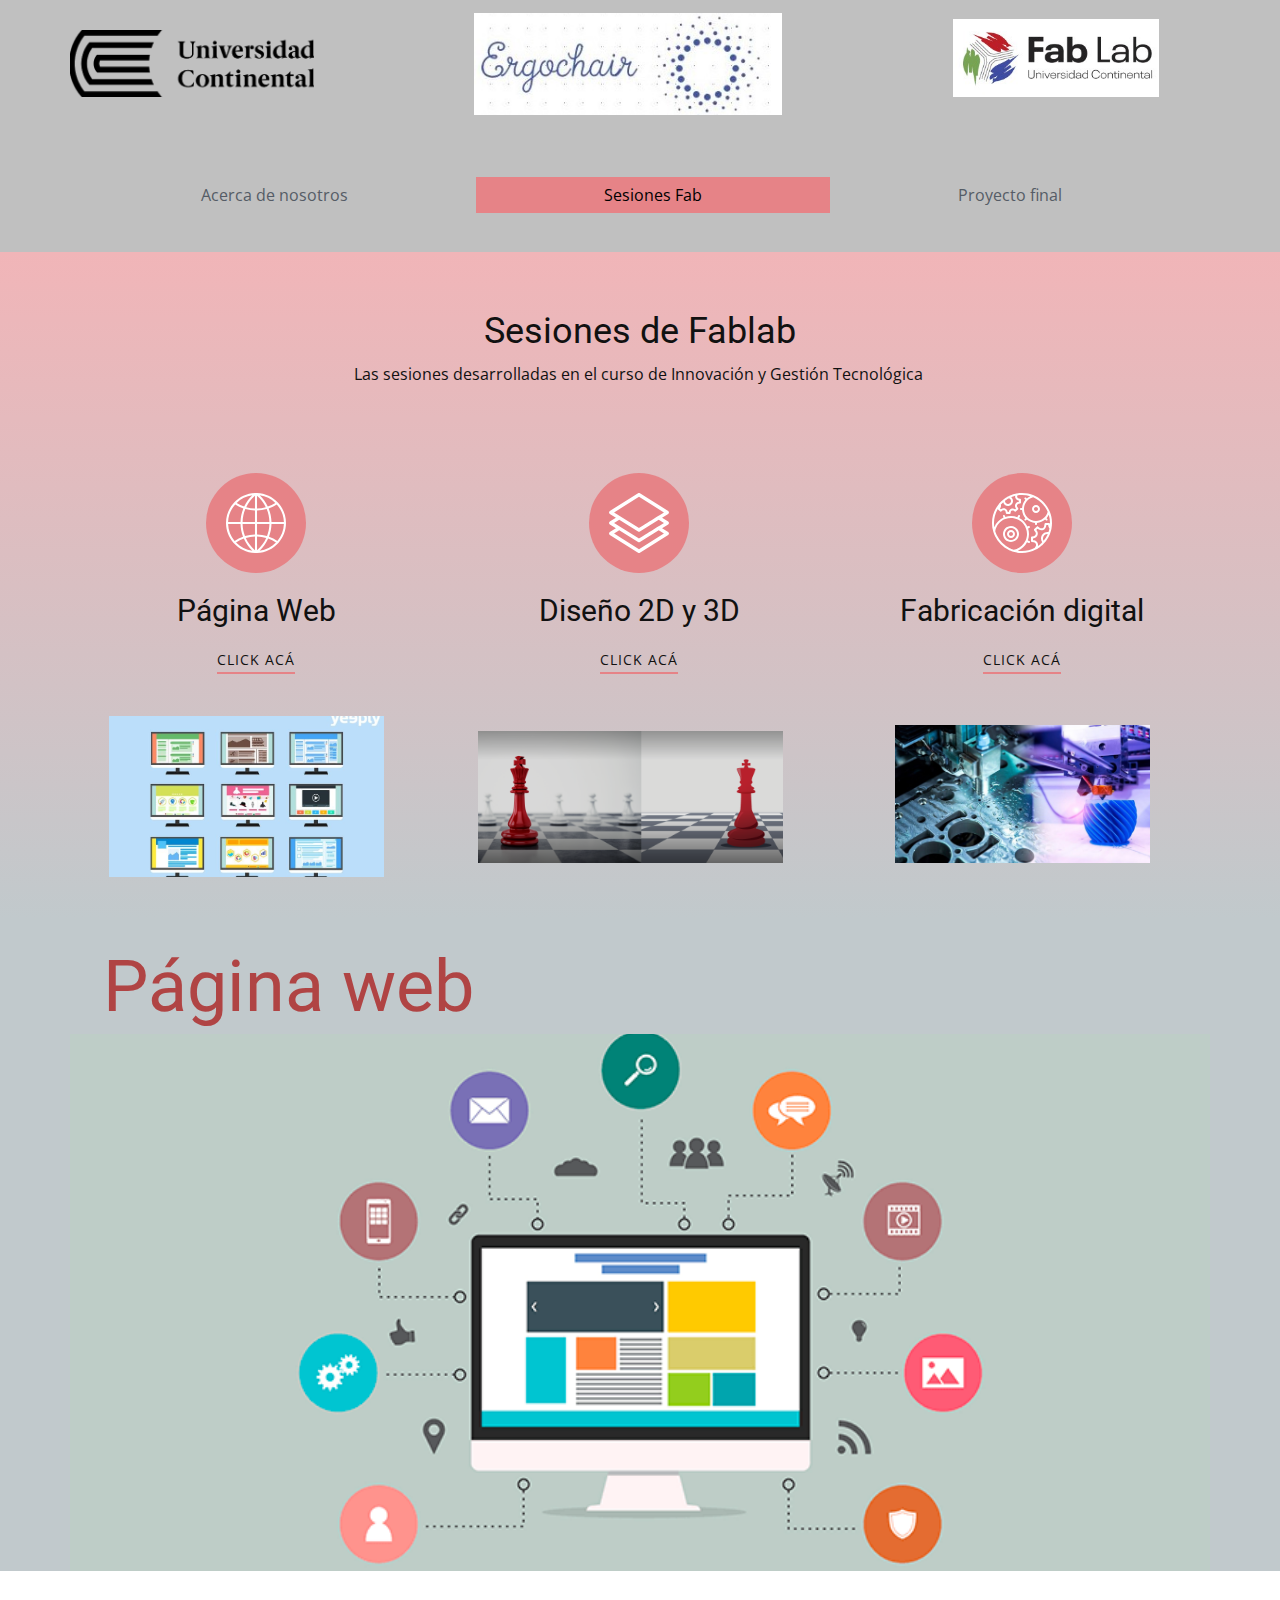
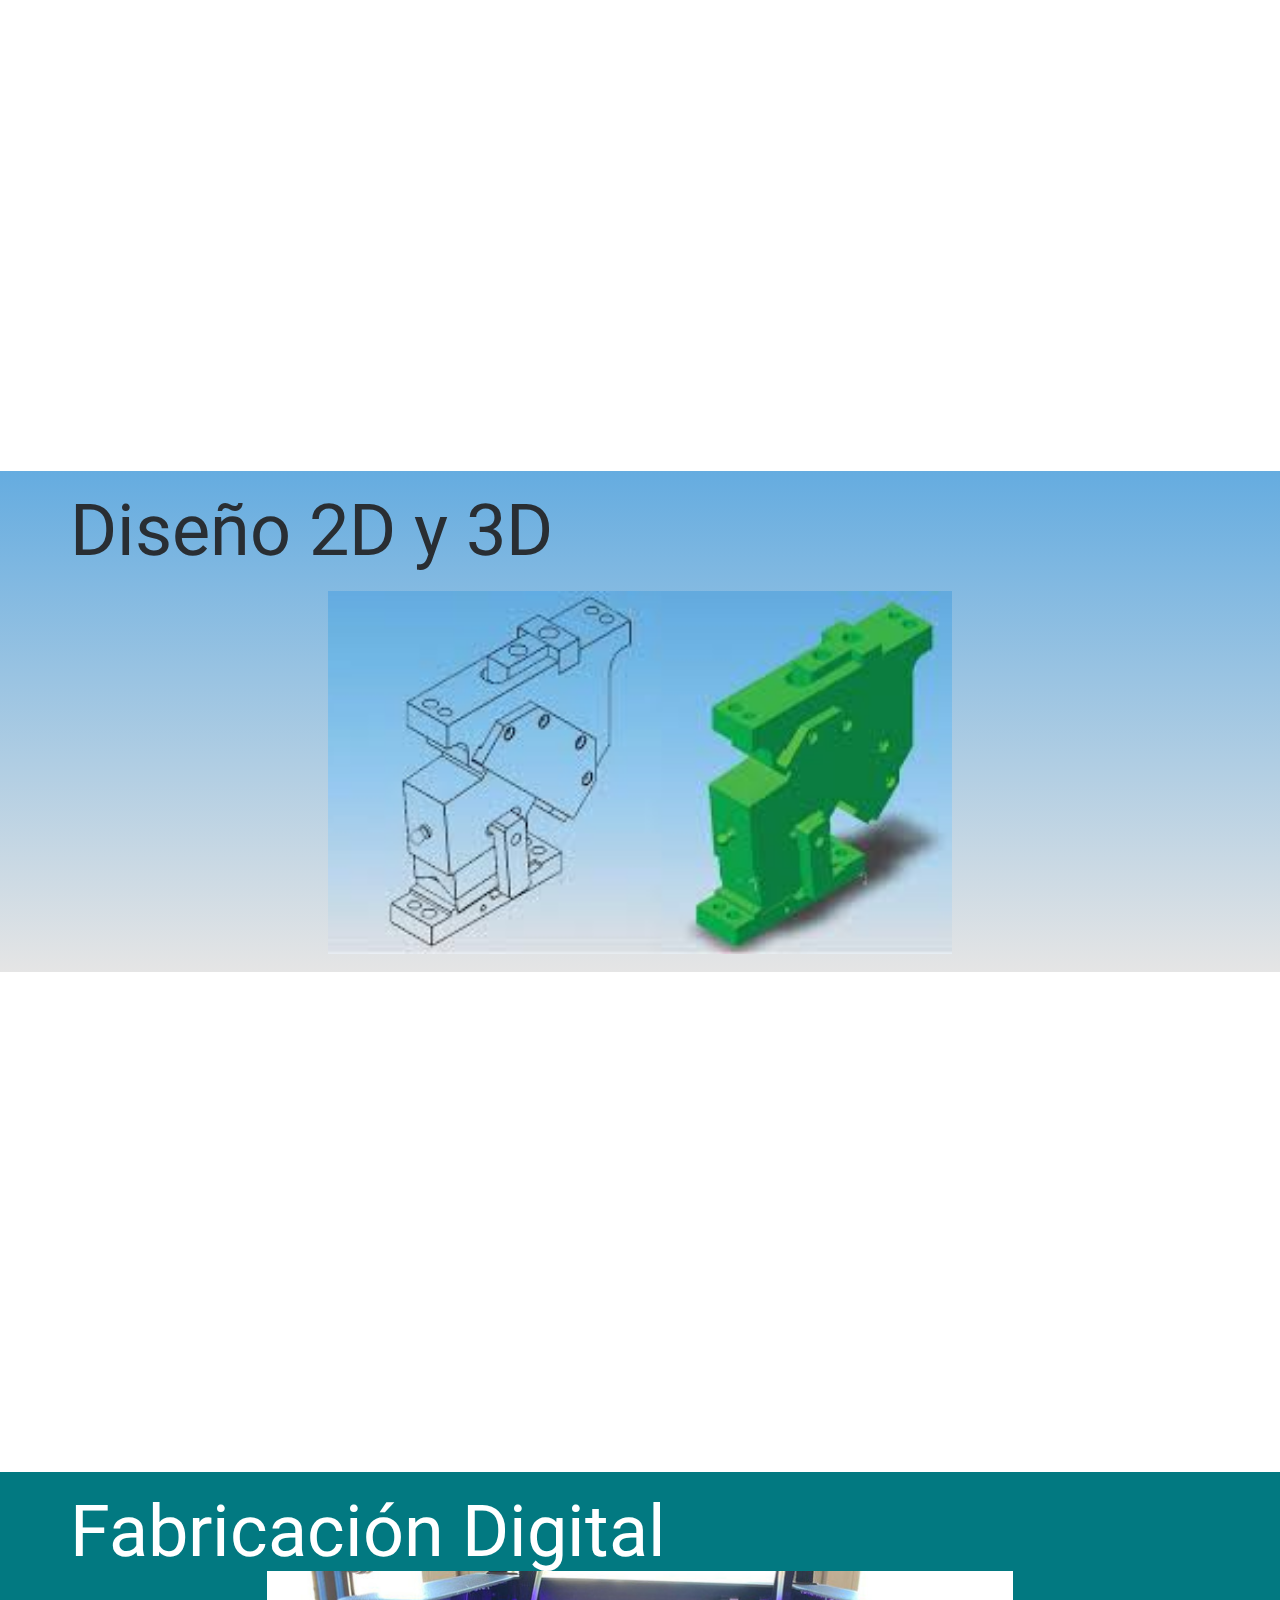
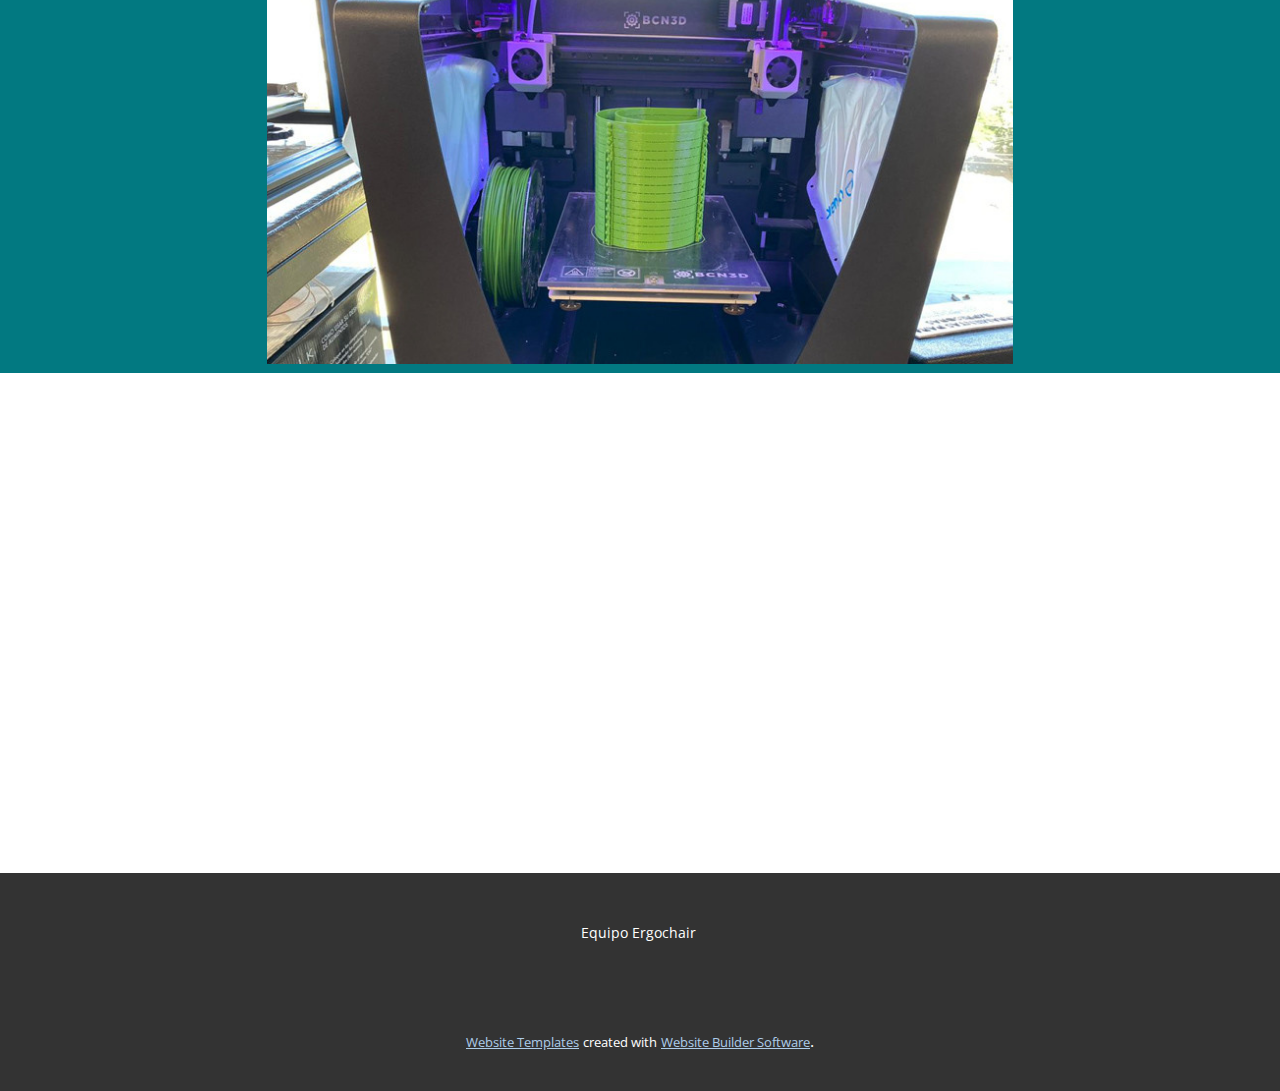
<file: Site1/Sesiones-Fab.html>
<!DOCTYPE html>
<html style="font-size: 16px;">
  <head>
    <meta name="viewport" content="width=device-width, initial-scale=1.0">
    <meta charset="utf-8">
    <meta name="keywords" content="Key Features">
    <meta name="description" content="">
    <meta name="page_type" content="np-template-header-footer-from-plugin">
    <title>Sesiones Fab</title>
    <link rel="stylesheet" href="nicepage.css" media="screen">
<link rel="stylesheet" href="Sesiones-Fab.css" media="screen">
    <script class="u-script" type="text/javascript" src="jquery.js" defer=""></script>
    <script class="u-script" type="text/javascript" src="nicepage.js" defer=""></script>
    <meta name="generator" content="Nicepage 2.27.3, nicepage.com">
    <link id="u-theme-google-font" rel="stylesheet" href="https://fonts.googleapis.com/css?family=Roboto:100,100i,300,300i,400,400i,500,500i,700,700i,900,900i|Open+Sans:300,300i,400,400i,600,600i,700,700i,800,800i">
    
    
    
    
    
    
    
    
    <script type="application/ld+json">{
		"@context": "http://schema.org",
		"@type": "Organization",
		"name": "",
		"url": "index.html"
}</script>
    <meta property="og:title" content="Sesiones Fab">
    <meta property="og:type" content="website">
    <meta name="theme-color" content="#478ac9">
    <link rel="canonical" href="index.html">
    <meta property="og:url" content="index.html">
  </head>
  <body class="u-body"><header class="u-align-left u-clearfix u-grey-25 u-header u-header" id="sec-959e"><div class="u-clearfix u-sheet u-sheet-1">
        <img src="images/logouniversidad.png" alt="" class="u-image u-image-default u-image-1" data-image-width="512" data-image-height="139">
        <img src="images/logo1.jpg" alt="" class="u-image u-image-default u-image-2" data-image-width="332" data-image-height="150">
        <img src="images/logofablab.jpg" alt="" class="u-image u-image-default u-image-3" data-image-width="308" data-image-height="145">
        <nav class="u-menu u-menu-dropdown u-offcanvas u-menu-1" data-responsive-from="LG">
          <div class="menu-collapse" style="font-size: 1rem; letter-spacing: 0;">
            <a class="u-active-palette-2-light-1 u-button-style u-custom-left-right-menu-spacing u-custom-padding-bottom u-custom-top-bottom-menu-spacing u-hover-palette-2-light-2 u-nav-link u-text-active-black u-text-hover-palette-2-base u-text-palette-5-dark-2" href="#">
              <svg><use xmlns:xlink="http://www.w3.org/1999/xlink" xlink:href="#menu-hamburger"></use></svg>
              <svg version="1.1" xmlns="http://www.w3.org/2000/svg" xmlns:xlink="http://www.w3.org/1999/xlink"><defs><symbol id="menu-hamburger" viewBox="0 0 16 16" style="width: 16px; height: 16px;"><rect y="1" width="16" height="2"></rect><rect y="7" width="16" height="2"></rect><rect y="13" width="16" height="2"></rect>
</symbol>
</defs></svg>
            </a>
          </div>
          <div class="u-custom-menu u-nav-container">
            <ul class="u-nav u-unstyled u-nav-1"><li class="u-nav-item"><a class="u-active-palette-2-light-1 u-button-style u-hover-palette-2-light-2 u-nav-link u-text-active-black u-text-hover-palette-2-base u-text-palette-5-dark-2" href="Acerca-de-nosotros.html" style="padding: 10px 128px;">Acerca de nosotros</a>
</li><li class="u-nav-item"><a class="u-active-palette-2-light-1 u-button-style u-hover-palette-2-light-2 u-nav-link u-text-active-black u-text-hover-palette-2-base u-text-palette-5-dark-2" href="Sesiones-Fab.html" style="padding: 10px 128px;">Sesiones Fab</a>
</li><li class="u-nav-item"><a class="u-active-palette-2-light-1 u-button-style u-hover-palette-2-light-2 u-nav-link u-text-active-black u-text-hover-palette-2-base u-text-palette-5-dark-2" href="Proyecto-final.html" style="padding: 10px 128px;">Proyecto final</a>
</li></ul>
          </div>
          <div class="u-custom-menu u-nav-container-collapse">
            <div class="u-black u-container-style u-inner-container-layout u-opacity u-opacity-95 u-sidenav">
              <div class="u-menu-close"></div>
              <ul class="u-align-center u-nav u-popupmenu-items u-unstyled u-nav-2"><li class="u-nav-item"><a class="u-button-style u-nav-link" href="Acerca-de-nosotros.html" style="padding: 10px 128px;">Acerca de nosotros</a>
</li><li class="u-nav-item"><a class="u-button-style u-nav-link" href="Sesiones-Fab.html" style="padding: 10px 128px;">Sesiones Fab</a>
</li><li class="u-nav-item"><a class="u-button-style u-nav-link" href="Proyecto-final.html" style="padding: 10px 128px;">Proyecto final</a>
</li></ul>
            </div>
            <div class="u-black u-menu-overlay u-opacity u-opacity-70"></div>
          </div>
        </nav>
      </div></header>
    <section class="u-align-center u-clearfix u-gradient u-section-1" id="proyectofinal">
      <div class="u-clearfix u-sheet u-sheet-1">
        <h2 class="u-text u-text-default u-text-1">Sesiones de Fablab</h2>
        <p class="u-text u-text-default u-text-2">Las sesiones desarrolladas en el curso de Innovación y Gestión Tecnológica&nbsp;</p>
        <div class="u-expanded-width u-list u-repeater u-list-1">
          <div class="u-container-style u-list-item u-repeater-item">
            <div class="u-container-layout u-similar-container u-valign-top u-container-layout-1"><span class="u-icon u-icon-circle u-palette-2-light-1 u-spacing-20 u-icon-1"><svg class="u-svg-link" preserveAspectRatio="xMidYMin slice" viewBox="0 0 58 58" style=""><use xmlns:xlink="http://www.w3.org/1999/xlink" xlink:href="#svg-6b32"></use></svg><svg xmlns="http://www.w3.org/2000/svg" xmlns:xlink="http://www.w3.org/1999/xlink" version="1.1" xml:space="preserve" class="u-svg-content" viewBox="0 0 58 58" x="0px" y="0px" id="svg-6b32" style="enable-background:new 0 0 58 58;"><path d="M50.688,48.222C55.232,43.101,58,36.369,58,29c0-7.667-2.996-14.643-7.872-19.834c0,0,0-0.001,0-0.001
	c-0.004-0.006-0.01-0.008-0.013-0.013c-5.079-5.399-12.195-8.855-20.11-9.126l-0.001-0.001L29.439,0.01C29.293,0.005,29.147,0,29,0
	s-0.293,0.005-0.439,0.01l-0.563,0.015l-0.001,0.001c-7.915,0.271-15.031,3.727-20.11,9.126c-0.004,0.005-0.01,0.007-0.013,0.013
	c0,0,0,0.001-0.001,0.002C2.996,14.357,0,21.333,0,29c0,7.369,2.768,14.101,7.312,19.222c0.006,0.009,0.006,0.019,0.013,0.028
	c0.018,0.025,0.044,0.037,0.063,0.06c5.106,5.708,12.432,9.385,20.608,9.665l0.001,0.001l0.563,0.015C28.707,57.995,28.853,58,29,58
	s0.293-0.005,0.439-0.01l0.563-0.015l0.001-0.001c8.185-0.281,15.519-3.965,20.625-9.685c0.013-0.017,0.034-0.022,0.046-0.04
	C50.682,48.241,50.682,48.231,50.688,48.222z M2.025,30h12.003c0.113,4.239,0.941,8.358,2.415,12.217
	c-2.844,1.029-5.563,2.409-8.111,4.131C4.585,41.891,2.253,36.21,2.025,30z M8.878,11.023c2.488,1.618,5.137,2.914,7.9,3.882
	C15.086,19.012,14.15,23.44,14.028,28H2.025C2.264,21.493,4.812,15.568,8.878,11.023z M55.975,28H43.972
	c-0.122-4.56-1.058-8.988-2.75-13.095c2.763-0.968,5.412-2.264,7.9-3.882C53.188,15.568,55.736,21.493,55.975,28z M28,14.963
	c-2.891-0.082-5.729-0.513-8.471-1.283C21.556,9.522,24.418,5.769,28,2.644V14.963z M28,16.963V28H16.028
	c0.123-4.348,1.035-8.565,2.666-12.475C21.7,16.396,24.821,16.878,28,16.963z M30,16.963c3.179-0.085,6.3-0.566,9.307-1.438
	c1.631,3.91,2.543,8.127,2.666,12.475H30V16.963z M30,14.963V2.644c3.582,3.125,6.444,6.878,8.471,11.036
	C35.729,14.45,32.891,14.881,30,14.963z M40.409,13.072c-1.921-4.025-4.587-7.692-7.888-10.835
	c5.856,0.766,11.125,3.414,15.183,7.318C45.4,11.017,42.956,12.193,40.409,13.072z M17.591,13.072
	c-2.547-0.879-4.991-2.055-7.294-3.517c4.057-3.904,9.327-6.552,15.183-7.318C22.178,5.38,19.512,9.047,17.591,13.072z M16.028,30
	H28v10.038c-3.307,0.088-6.547,0.604-9.661,1.541C16.932,37.924,16.141,34.019,16.028,30z M28,42.038v13.318
	c-3.834-3.345-6.84-7.409-8.884-11.917C21.983,42.594,24.961,42.124,28,42.038z M30,55.356V42.038
	c3.039,0.085,6.017,0.556,8.884,1.4C36.84,47.947,33.834,52.011,30,55.356z M30,40.038V30h11.972
	c-0.113,4.019-0.904,7.924-2.312,11.58C36.547,40.642,33.307,40.126,30,40.038z M43.972,30h12.003
	c-0.228,6.21-2.559,11.891-6.307,16.348c-2.548-1.722-5.267-3.102-8.111-4.131C43.032,38.358,43.859,34.239,43.972,30z
	 M9.691,47.846c2.366-1.572,4.885-2.836,7.517-3.781c1.945,4.36,4.737,8.333,8.271,11.698C19.328,54.958,13.823,52.078,9.691,47.846
	z M32.521,55.763c3.534-3.364,6.326-7.337,8.271-11.698c2.632,0.945,5.15,2.209,7.517,3.781
	C44.177,52.078,38.672,54.958,32.521,55.763z"></path></svg>
            
            
          </span>
              <h3 class="u-align-center u-text u-text-3">Página Web</h3>
              <a href="#sec-8f87" class="u-active-none u-border-2 u-border-palette-2-light-1 u-btn u-btn-rectangle u-button-style u-hover-none u-none u-text-body-color u-btn-1">Click acá</a>
            </div>
          </div>
          <div class="u-align-center u-container-style u-list-item u-repeater-item">
            <div class="u-container-layout u-similar-container u-valign-top u-container-layout-2"><span class="u-icon u-icon-circle u-palette-2-light-1 u-spacing-20 u-icon-2">
            <svg class="u-svg-link" preserveAspectRatio="xMidYMin slice" viewBox="0 0 512.002 512.002" style=""><use xmlns:xlink="http://www.w3.org/1999/xlink" xlink:href="#svg-04c0"></use></svg>
            <svg xmlns="http://www.w3.org/2000/svg" xmlns:xlink="http://www.w3.org/1999/xlink" version="1.1" xml:space="preserve" class="u-svg-content" viewBox="0 0 512.002 512.002" x="0px" y="0px" id="svg-04c0" style="enable-background:new 0 0 512.002 512.002;"><g><g><path d="M512.001,255.969c-0.011-5.193-2.708-10.011-7.129-12.737l-52.034-32.076l52.089-32.421    c4.393-2.734,7.066-7.539,7.074-12.712c0.008-5.174-2.651-9.987-7.036-12.734l-241-151c-4.871-3.052-11.058-3.052-15.929,0    l-241,151c-4.384,2.747-7.043,7.56-7.036,12.734c0.008,5.174,2.681,9.979,7.074,12.712l51.732,32.198L7.051,243.282    c-4.39,2.744-7.055,7.557-7.05,12.734c0.005,5.177,2.679,9.985,7.074,12.721l51.732,32.198L7.051,333.282    c-4.383,2.74-7.047,7.543-7.05,12.712s2.656,9.975,7.036,12.719l241,151c2.436,1.526,5.2,2.289,7.964,2.289    c2.764,0,5.529-0.763,7.964-2.289l241-151c4.394-2.753,7.055-7.581,7.036-12.766c-0.019-5.185-2.715-9.993-7.129-12.714    l-52.034-32.076l52.089-32.421C509.336,265.992,512.012,261.162,512.001,255.969z M43.32,165.96L256.001,32.703L468.682,165.96    c-2.044,1.272-206.586,128.58-212.681,132.374L43.32,165.96z M468.584,346.106L256.001,479.301L43.278,346.018l43.889-27.431    l160.908,100.15c2.426,1.51,5.176,2.265,7.926,2.265c2.75,0,5.5-0.755,7.926-2.265l160.464-99.874L468.584,346.106z     M256.001,388.334L43.345,255.976l43.822-27.389l160.908,100.15c2.426,1.51,5.176,2.265,7.926,2.265c2.75,0,5.5-0.755,7.926-2.265    l160.464-99.874l44.125,27.2C467.297,256.822,261.631,384.829,256.001,388.334z"></path>
</g>
</g></svg>
          </span>
              <h3 class="u-text u-text-4">Diseño 2D y 3D</h3>
              <a href="#sec-2980" class="u-active-none u-border-2 u-border-palette-2-light-1 u-btn u-btn-rectangle u-button-style u-hover-none u-text-body-color u-btn-2">CLICK ACÁ</a>
            </div>
          </div>
          <div class="u-align-center u-container-style u-list-item u-repeater-item">
            <div class="u-container-layout u-similar-container u-valign-top u-container-layout-3"><span class="u-icon u-icon-circle u-palette-2-light-1 u-spacing-20 u-icon-3"><svg class="u-svg-link" preserveAspectRatio="xMidYMin slice" viewBox="0 0 60 60" style=""><use xmlns:xlink="http://www.w3.org/1999/xlink" xlink:href="#svg-945d"></use></svg><svg xmlns="http://www.w3.org/2000/svg" xmlns:xlink="http://www.w3.org/1999/xlink" version="1.1" xml:space="preserve" class="u-svg-content" viewBox="0 0 60 60" x="0px" y="0px" id="svg-945d" style="enable-background:new 0 0 60 60;"><g><path d="M19,45c2.206,0,4-1.794,4-4s-1.794-4-4-4s-4,1.794-4,4S16.794,45,19,45z M19,39c1.103,0,2,0.897,2,2s-0.897,2-2,2   s-2-0.897-2-2S17.897,39,19,39z"></path><path d="M44,12c-2.206,0-4,1.794-4,4s1.794,4,4,4s4-1.794,4-4S46.206,12,44,12z M44,18c-1.103,0-2-0.897-2-2s0.897-2,2-2   s2,0.897,2,2S45.103,18,44,18z"></path><path d="M19,49c4.411,0,8-3.589,8-8s-3.589-8-8-8s-8,3.589-8,8S14.589,49,19,49z M19,35c3.309,0,6,2.691,6,6s-2.691,6-6,6   s-6-2.691-6-6S15.691,35,19,35z"></path><path d="M59.187,36.913c0.12-0.507,0.227-1.018,0.32-1.534c0.005-0.027,0.012-0.053,0.017-0.08c0.001-0.006,0-0.012,0.001-0.018   C59.831,33.564,60,31.802,60,30c0-4.126-0.838-8.059-2.351-11.64c-0.006-0.016-0.006-0.034-0.013-0.05   c-1.161-2.74-2.739-5.284-4.643-7.551c-1.12-1.336-2.354-2.572-3.686-3.695c-2.284-1.929-4.85-3.528-7.617-4.699   c-0.015-0.007-0.032-0.007-0.048-0.012C38.061,0.838,34.126,0,30,0c-1.738,0-3.44,0.157-5.098,0.442c-0.003,0-0.006,0-0.008,0   c-0.028,0.005-0.056,0.011-0.085,0.017c-0.405,0.071-0.808,0.148-1.207,0.235c-0.022,0.005-0.044,0.011-0.067,0.016   c-1.597,0.352-3.145,0.833-4.636,1.429c-0.137,0.055-0.276,0.106-0.412,0.163c-0.224,0.093-0.443,0.194-0.664,0.292   c-0.216,0.096-0.432,0.191-0.646,0.292c-0.174,0.083-0.346,0.17-0.518,0.256c-0.048,0.024-0.096,0.047-0.144,0.071   c-0.013,0.006-0.028,0.006-0.042,0.013c-0.06,0.03-0.117,0.064-0.177,0.095c-0.14,0.072-0.278,0.147-0.417,0.221   c-0.123,0.066-0.245,0.133-0.367,0.201c-0.142,0.079-0.286,0.154-0.427,0.235c-0.167,0.096-0.33,0.197-0.495,0.296   c-0.086,0.052-0.171,0.103-0.256,0.156c-0.348,0.213-0.691,0.434-1.031,0.661c-0.035,0.023-0.07,0.046-0.104,0.07   c-0.178,0.12-0.356,0.239-0.531,0.363c-0.023,0.016-0.046,0.034-0.069,0.051c-0.373,0.266-0.74,0.541-1.101,0.824   c-0.012,0.009-0.024,0.017-0.035,0.026c-0.003,0.002-0.004,0.005-0.006,0.007c-1.644,1.293-3.162,2.759-4.518,4.387   c-0.018,0.021-0.027,0.047-0.042,0.07C2.591,16.082,0,22.744,0,30c0,2.995,0.447,5.887,1.268,8.618   c0.002,0.007-0.001,0.015,0.001,0.022c0.01,0.032,0.022,0.062,0.031,0.094c0.166,0.544,0.344,1.083,0.54,1.613   c0.069,0.189,0.148,0.373,0.221,0.56c0.121,0.31,0.243,0.619,0.374,0.923c0.134,0.313,0.276,0.62,0.42,0.927   c0.068,0.143,0.135,0.286,0.205,0.427c2.928,6.002,7.763,10.836,13.766,13.762c0.134,0.066,0.27,0.13,0.405,0.194   c0.313,0.147,0.627,0.292,0.946,0.428c0.29,0.125,0.584,0.24,0.879,0.356c0.201,0.079,0.399,0.164,0.603,0.238   c0.525,0.193,1.059,0.37,1.597,0.534c0.035,0.011,0.068,0.024,0.104,0.035c0.012,0.004,0.025,0.002,0.037,0.005   C24.124,59.555,27.011,60,30,60c4.995,0,9.705-1.234,13.852-3.402c0.027-0.011,0.055-0.017,0.082-0.031   c0.073-0.038,0.141-0.082,0.214-0.12c0.243-0.131,0.481-0.269,0.72-0.406c0.224-0.128,0.451-0.252,0.671-0.386   c0.422-0.256,0.837-0.523,1.245-0.8c0.175-0.118,0.343-0.245,0.515-0.367c0.272-0.193,0.543-0.386,0.808-0.588   c0.149-0.114,0.295-0.231,0.442-0.347c0.295-0.232,0.585-0.469,0.871-0.712c0.107-0.091,0.213-0.183,0.318-0.276   c0.348-0.304,0.688-0.617,1.021-0.937c0.039-0.038,0.079-0.074,0.118-0.113c0.482-0.468,0.952-0.949,1.402-1.448   c0.015-0.015,0.037-0.021,0.051-0.038c2.222-2.475,3.994-5.267,5.285-8.31c0.047-0.11,0.089-0.222,0.134-0.332   c0.108-0.262,0.218-0.522,0.319-0.788c0.004-0.01,0.002-0.021,0.005-0.031c0.435-1.152,0.799-2.338,1.091-3.552   C59.172,36.982,59.179,36.947,59.187,36.913z M49.04,50.505c-0.25,0.233-0.507,0.459-0.766,0.683   c-0.098,0.085-0.195,0.172-0.295,0.256c-0.203,0.172-0.412,0.337-0.621,0.502c-0.16,0.127-0.318,0.255-0.481,0.378   c-0.16,0.121-0.323,0.238-0.486,0.356c-0.152,0.11-0.304,0.219-0.458,0.326c0.215-0.959,0.125-1.974-0.283-2.909   c-0.65-1.49-1.998-2.527-3.604-2.774L41,47.161v-1.777l0.994-0.19c1.597-0.308,2.905-1.395,3.499-2.908   c0.594-1.513,0.375-3.199-0.587-4.511l-0.626-0.853l1.257-1.258l1.281,0.869c1.316,0.892,2.979,1.06,4.448,0.452   c1.469-0.608,2.526-1.904,2.826-3.466L54.384,32h1.777l0.161,1.046c0.141,0.915,0.53,1.739,1.137,2.414   c-0.244,1.23-0.577,2.436-0.983,3.613C56.154,39.024,55.828,39,55.5,39c-3.584,0-6.5,2.916-6.5,6.5c0,1.386,0.44,2.705,1.242,3.808   c-0.355,0.373-0.717,0.739-1.093,1.092C49.113,50.435,49.077,50.471,49.04,50.505z M55.326,41.904   c-0.992,2.097-2.245,4.064-3.716,5.856C51.213,47.08,51,46.306,51,45.5c0-2.481,2.019-4.5,4.5-4.5c0.076,0,0.151,0.002,0.226,0.006   c-0.113,0.262-0.225,0.524-0.345,0.782C55.363,41.827,55.344,41.865,55.326,41.904z M44,28c-6.617,0-12-5.383-12-12   c0-5.526,3.843-10.378,9.184-11.662c1.948,0.852,3.782,1.917,5.47,3.169c0.033,0.025,0.067,0.048,0.1,0.073   c0.275,0.206,0.542,0.42,0.809,0.636c0.086,0.069,0.175,0.136,0.26,0.206c0.2,0.166,0.394,0.339,0.589,0.51   c0.142,0.124,0.287,0.244,0.427,0.372c0.074,0.068,0.145,0.14,0.219,0.208c0.508,0.473,0.998,0.963,1.47,1.472   c0.055,0.059,0.112,0.115,0.167,0.175c0.132,0.145,0.258,0.297,0.387,0.445c0.166,0.19,0.335,0.377,0.496,0.572   c0.073,0.088,0.142,0.18,0.214,0.27c0.213,0.264,0.425,0.528,0.628,0.799c0.028,0.037,0.054,0.076,0.082,0.114   c1.25,1.685,2.311,3.516,3.162,5.46C54.377,24.158,49.526,28,44,28z M23.228,2.834c-0.157,0.745-0.097,1.53,0.193,2.268   c0.5,1.274,1.602,2.19,2.947,2.449L27,7.672v1.086L26.333,8.86c-1.353,0.208-2.488,1.081-3.036,2.336   c-0.548,1.256-0.417,2.683,0.352,3.816l0.361,0.534l-0.768,0.767l-0.177-0.13c-1.129-0.828-2.575-1.003-3.869-0.467   c-1.293,0.536-2.193,1.683-2.405,3.065L16.757,19h-1.085l-0.122-0.632c-0.258-1.346-1.174-2.447-2.449-2.948   c-1.275-0.5-2.695-0.314-3.799,0.494l-0.544,0.399L7.99,15.547l0.361-0.534c0.677-1,0.851-2.209,0.509-3.342   c0.1-0.115,0.198-0.232,0.299-0.345c0.255-0.285,0.518-0.562,0.784-0.835c0.275-0.283,0.557-0.559,0.843-0.83   c0.133-0.125,0.269-0.247,0.404-0.369C11.764,11.42,13.693,13,16,13c2.757,0,5-2.243,5-5c0-1.527-0.693-2.904-1.807-3.827   c0.612-0.256,1.235-0.488,1.865-0.7c0.065-0.022,0.129-0.044,0.194-0.066C21.903,3.193,22.561,3,23.228,2.834z M13.01,7.772   c0.081-0.062,0.158-0.127,0.24-0.188C13.652,7.284,14.067,7,14.485,6.72c0.202-0.135,0.401-0.275,0.606-0.404   c0.026-0.017,0.052-0.034,0.078-0.05c0.423-0.265,0.858-0.509,1.294-0.75c0.191-0.106,0.378-0.22,0.571-0.321   C18.208,5.623,19,6.73,19,8c0,1.654-1.346,3-3,3s-3-1.346-3-3C13,7.925,13.004,7.849,13.01,7.772z M13.117,26.116   c0.029-0.009,0.059-0.005,0.088-0.017c0.035-0.014,0.059-0.042,0.092-0.059C15.072,25.369,16.994,25,19,25c8.822,0,16,7.178,16,16   c0,2.292-0.488,4.472-1.354,6.449c-0.009,0.017-0.025,0.028-0.033,0.046c-0.01,0.022-0.007,0.046-0.015,0.068   c-2.117,4.732-6.467,8.26-11.881,9.186c-0.003-0.001-0.005-0.001-0.008-0.002c-0.493-0.152-0.977-0.322-1.458-0.5   c-0.225-0.083-0.446-0.175-0.668-0.264c-0.23-0.092-0.459-0.186-0.686-0.283c-0.297-0.129-0.593-0.262-0.885-0.401   c-0.107-0.051-0.213-0.104-0.32-0.156c-5.57-2.738-10.103-7.271-12.839-12.841c-0.051-0.104-0.102-0.208-0.152-0.313   c-0.14-0.293-0.273-0.59-0.403-0.889c-0.098-0.227-0.191-0.456-0.283-0.686c-0.089-0.221-0.18-0.442-0.263-0.666   c-0.178-0.482-0.348-0.968-0.501-1.462c0-0.002-0.001-0.003-0.001-0.005C4.22,32.612,8.044,28.108,13.117,26.116z M25.722,57.673   c4.076-1.622,7.352-4.644,9.3-8.458l1.571,0.698C36.726,49.973,36.864,50,37,50c0.383,0,0.749-0.222,0.915-0.594   c0.224-0.505-0.003-1.096-0.508-1.32l-1.564-0.695C36.591,45.402,37,43.247,37,41c0-1.948-0.321-3.821-0.896-5.579l1.258-0.489   c0.515-0.2,0.77-0.779,0.57-1.294c-0.2-0.515-0.777-0.772-1.294-0.569l-1.267,0.492c-1.684-3.69-4.571-6.711-8.165-8.562   l0.708-1.593c0.224-0.505-0.003-1.096-0.508-1.32c-0.505-0.223-1.095,0.004-1.32,0.508l-0.709,1.595C23.392,23.433,21.248,23,19,23   c-1.948,0-3.819,0.322-5.581,0.891l-0.487-1.253c-0.2-0.515-0.781-0.771-1.294-0.569c-0.515,0.199-0.77,0.779-0.57,1.294   l0.484,1.244c-4.174,1.887-7.495,5.325-9.225,9.672C2.112,32.883,2,31.454,2,30c0-5.098,1.376-9.878,3.767-14   c0.048,0.138,0.116,0.269,0.225,0.377l1.958,1.957c0.349,0.35,0.899,0.392,1.298,0.1l1.236-0.906   c0.557-0.408,1.243-0.498,1.886-0.245c0.642,0.252,1.085,0.785,1.216,1.464l0.278,1.443C13.955,20.66,14.367,21,14.846,21h2.769   c0.494,0,0.913-0.36,0.988-0.848l0.164-1.065c0.105-0.688,0.552-1.256,1.194-1.521c0.642-0.269,1.36-0.18,1.921,0.231l0.869,0.637   c0.398,0.292,0.949,0.25,1.298-0.1l1.958-1.957c0.339-0.339,0.39-0.871,0.121-1.268l-0.825-1.218   c-0.387-0.572-0.451-1.263-0.175-1.896c0.276-0.632,0.825-1.055,1.507-1.159l1.515-0.233C28.64,10.528,29,10.108,29,9.615v-2.77   c0-0.479-0.34-0.892-0.812-0.982l-1.443-0.277c-0.678-0.13-1.211-0.573-1.463-1.216c-0.252-0.642-0.163-1.33,0.244-1.885   l0.105-0.142C27.055,2.119,28.514,2,30,2c2.876,0,5.651,0.437,8.265,1.246c-1.25,0.565-2.402,1.3-3.419,2.185l-0.745-0.745   c-0.391-0.391-1.023-0.391-1.414,0s-0.391,1.023,0,1.414l0.752,0.752c-1.938,2.24-3.173,5.079-3.395,8.147H29c-0.552,0-1,0.447-1,1   s0.448,1,1,1h1.051c0.221,3.108,1.455,5.934,3.381,8.154l-0.745,0.745c-0.391,0.391-0.391,1.023,0,1.414   c0.195,0.195,0.451,0.293,0.707,0.293s0.512-0.098,0.707-0.293l0.745-0.745c2.22,1.926,5.047,3.16,8.154,3.381V31   c0,0.553,0.448,1,1,1s1-0.447,1-1v-1.044c3.068-0.222,5.907-1.457,8.147-3.395l0.752,0.752c0.195,0.195,0.451,0.293,0.707,0.293   s0.512-0.098,0.707-0.293c0.391-0.391,0.391-1.023,0-1.414l-0.745-0.745c0.885-1.017,1.62-2.169,2.186-3.419   C57.563,24.349,58,27.124,58,30c0,0.258-0.013,0.513-0.02,0.77C57.873,30.325,57.484,30,57.019,30h-3.461   c-0.479,0-0.892,0.34-0.982,0.812l-0.448,2.331c-0.176,0.912-0.769,1.64-1.627,1.995c-0.857,0.355-1.792,0.262-2.561-0.261   l-1.965-1.332c-0.396-0.269-0.929-0.217-1.268,0.121l-2.447,2.448c-0.349,0.349-0.391,0.9-0.1,1.299l1.133,1.545   c0.554,0.755,0.68,1.726,0.338,2.597s-1.095,1.497-2.014,1.674l-1.805,0.347C39.34,43.666,39,44.078,39,44.558v3.462   c0,0.493,0.36,0.913,0.848,0.988l1.894,0.291c0.925,0.143,1.701,0.739,2.076,1.598c0.374,0.857,0.284,1.833-0.241,2.608   l-1.025,1.513C38.773,56.921,34.511,58,30,58C28.546,58,27.117,57.888,25.722,57.673z"></path>
</g></svg>
            
            
          </span>
              <h3 class="u-text u-text-5">Fabricación digital</h3>
              <a href="#sec-a516" class="u-active-none u-border-2 u-border-palette-2-light-1 u-btn u-btn-rectangle u-button-style u-hover-none u-text-body-color u-btn-3">CLICK ACÁ</a>
            </div>
          </div>
        </div>
        <img src="images/pagina_web_estructura_mapa_tipos_web.jpg" alt="" class="u-image u-image-default u-image-1" data-image-width="748" data-image-height="493">
        <img src="images/cabecera-blog-3d-2d_0.png" alt="" class="u-image u-image-default u-image-2" data-image-width="1200" data-image-height="340">
        <img src="images/banner-fbd.jpg" alt="" class="u-image u-image-default u-image-3" data-image-width="1080" data-image-height="640">
      </div>
    </section>
    <section class="u-clearfix u-custom-color-6 u-section-2" id="sec-8f87">
      <div class="u-clearfix u-sheet u-valign-bottom u-sheet-1">
        <h1 class="u-heading-font u-text u-text-custom-color-5 u-text-default u-title u-text-1">Página web</h1>
        <img src="images/tipos-clasificacion-paginas-web.png" alt="" class="u-expanded-width u-image u-image-default u-image-1" data-image-width="800" data-image-height="450">
      </div>
    </section>
    <section class="u-clearfix u-section-3" id="sec-b4b3">
      <div class="u-clearfix u-sheet u-sheet-1"></div>
    </section>
    <section class="u-clearfix u-gradient u-section-4" id="sec-2980">
      <div class="u-clearfix u-sheet u-sheet-1">
        <h1 class="u-heading-font u-text u-text-default u-text-palette-1-dark-3 u-title u-text-1">Diseño 2D y 3D</h1>
        <img src="images/descarga.jpg" alt="" class="u-image u-image-default u-image-1" data-image-width="300" data-image-height="168">
      </div>
    </section>
    <section class="u-clearfix u-section-5" id="sec-ab65">
      <div class="u-clearfix u-sheet u-sheet-1"></div>
    </section>
    <section class="u-clearfix u-custom-color-7 u-section-6" id="sec-a516">
      <div class="u-clearfix u-sheet u-sheet-1">
        <h1 class="u-heading-font u-text u-text-default u-title u-text-1">Fabricación Digital</h1>
        <img src="images/sin_titulo-4.jpg" alt="" class="u-image u-image-default u-image-1" data-image-width="800" data-image-height="400">
      </div>
    </section>
    <section class="u-clearfix u-section-7" id="sec-c426">
      <div class="u-clearfix u-sheet u-sheet-1"></div>
    </section>
    
    
    <footer class="u-align-center u-clearfix u-footer u-grey-80 u-footer" id="sec-f648"><div class="u-clearfix u-sheet u-sheet-1">
        <p class="u-small-text u-text u-text-variant u-text-1">Equipo Ergochair&nbsp;</p>
      </div></footer>
    <section class="u-backlink u-clearfix u-grey-80">
      <a class="u-link" href="https://nicepage.com/website-templates" target="_blank">
        <span>Website Templates</span>
      </a>
      <p class="u-text">
        <span>created with</span>
      </p>
      <a class="u-link" href="https://nicepage.com/" target="_blank">
        <span>Website Builder Software</span>
      </a>. 
    </section>
  </body>
</html>
</file>
<file: Acerca-de-nosotros.css>
.u-section-2-1 {background-image: linear-gradient(0deg, rgba(0,0,0,0.4), rgba(0,0,0,0.4)), url("images/tipos-de-baile_opt.jpg"); background-position: 50% 50%}
.u-section-2-1 .u-sheet-1 {min-height: 727px}
.u-section-2-1 .u-text-1 {font-size: 3rem; margin: 61px 189px 0 auto}
.u-section-2-1 .u-text-2 {font-size: 1.25rem; margin: 72px 37px 0 573px}
.u-section-2-1 .u-text-3 {background-image: none; text-transform: uppercase; margin: 60px 164px 0 561px}
.u-section-2-1 .u-image-1 {width: 287px; height: 306px; margin: -408px auto 0 72px}
.u-section-2-1 .u-btn-1 {border-style: none; text-transform: uppercase; font-size: 0.875rem; background-image: none; margin: 163px 305px 0 auto; padding: 8px 27px 8px 26px}
.u-section-2-1 .u-image-2 {width: 301px; height: 301px; margin: -182px auto 0 65px}
.u-section-2-1 .u-social-icons-1 {height: 48px; min-height: 16px; width: 194px; min-width: 98px; white-space: nowrap; animation-duration: 1000ms; margin: -69px 267px 60px auto}
.u-section-2-1 .u-icon-2 {height: 48px}
.u-section-2-1 .u-icon-3 {height: 48px}
.u-section-2-1 .u-icon-4 {height: 48px} 

@media (max-width: 1199px){ .u-section-2-1 .u-sheet-1 {min-height: 599px}
.u-section-2-1 .u-text-1 {margin-right: 155px}
.u-section-2-1 .u-text-2 {margin-right: 0; margin-left: 410px}
.u-section-2-1 .u-text-3 {margin-left: 461px; margin-right: 64px}
.u-section-2-1 .u-image-1 {width: 237px}
.u-section-2-1 .u-btn-1 {margin-right: 105px}
.u-section-2-1 .u-image-2 {width: 248px}
.u-section-2-1 .u-social-icons-1 {margin-top: -118px} }

@media (max-width: 991px){ .u-section-2-1 .u-sheet-1 {min-height: 459px}
.u-section-2-1 .u-text-1 {margin-right: 119px}
.u-section-2-1 .u-text-2 {margin-left: 190px}
.u-section-2-1 .u-text-3 {margin-left: 305px; margin-right: 0}
.u-section-2-1 .u-image-1 {margin-top: 20px; margin-right: 0; margin-left: 305px}
.u-section-2-1 .u-btn-1 {margin-right: 0}
.u-section-2-1 .u-image-2 {margin-top: 20px; margin-right: 0; margin-left: auto}
.u-section-2-1 .u-social-icons-1 {margin-top: 20px; margin-right: 0} }

@media (max-width: 767px){ .u-section-2-1 .u-sheet-1 {min-height: 344px}
.u-section-2-1 .u-text-1 {margin-right: 89px}
.u-section-2-1 .u-text-2 {margin-left: 10px}
.u-section-2-1 .u-text-3 {margin-left: 125px}
.u-section-2-1 .u-image-1 {margin-left: 125px} }

@media (max-width: 575px){ .u-section-2-1 .u-sheet-1 {min-height: 217px}
.u-section-2-1 .u-text-1 {margin-right: 56px}
.u-section-2-1 .u-text-2 {margin-left: 0}
.u-section-2-1 .u-text-3 {margin-left: 0}
.u-section-2-1 .u-image-1 {margin-left: 0} }.u-section-2-2 {background-image: linear-gradient(0deg, rgba(0,0,0,0.55), rgba(0,0,0,0.55)), url("images/3014.jpg_860.jpg"); background-position: 50% 50%}
.u-section-2-2 .u-sheet-1 {min-height: 727px}
.u-section-2-2 .u-text-1 {font-size: 3rem; margin: 55px 148px 0 auto}
.u-section-2-2 .u-text-2 {margin: 206px 117px 0 570px}
.u-section-2-2 .u-image-1 {width: 325px; height: 333px; margin: -218px auto 0 55px}
.u-section-2-2 .u-text-3 {font-size: 1.25rem; margin: -426px 163px 0 auto}
.u-section-2-2 .u-btn-1 {border-style: none; text-transform: uppercase; font-size: 0.875rem; background-image: none; margin: 229px 319px 0 auto; padding: 8px 27px 8px 26px}
.u-section-2-2 .u-social-icons-1 {height: 48px; min-height: 16px; width: 194px; min-width: 98px; white-space: nowrap; animation-duration: 1000ms; margin: 31px 275px 60px auto}
.u-section-2-2 .u-icon-2 {height: 48px}
.u-section-2-2 .u-icon-3 {height: 48px}
.u-section-2-2 .u-icon-4 {height: 48px} 

@media (max-width: 1199px){ .u-section-2-2 .u-sheet-1 {min-height: 599px}
.u-section-2-2 .u-text-1 {margin-right: -843px}
.u-section-2-2 .u-text-2 {margin-left: 486px; margin-right: 17px}
.u-section-2-2 .u-text-3 {margin-right: 134px}
.u-section-2-2 .u-btn-1 {margin-right: 119px; margin-bottom: 60px} }

@media (max-width: 991px){ .u-section-2-2 .u-sheet-1 {min-height: 459px}
.u-section-2-2 .u-text-1 {margin-top: 20px; margin-right: 0}
.u-section-2-2 .u-text-2 {margin-left: 266px; margin-right: 0}
.u-section-2-2 .u-text-3 {margin-right: 103px}
.u-section-2-2 .u-btn-1 {margin-right: 0} }

@media (max-width: 767px){ .u-section-2-2 .u-sheet-1 {min-height: 344px}
.u-section-2-2 .u-text-2 {margin-left: 86px}
.u-section-2-2 .u-text-3 {margin-right: 77px} }

@media (max-width: 575px){ .u-section-2-2 .u-sheet-1 {min-height: 217px}
.u-section-2-2 .u-text-2 {margin-left: 0}
.u-section-2-2 .u-image-1 {margin-left: 15px}
.u-section-2-2 .u-text-3 {margin-right: 48px}
.u-section-2-2 .u-social-icons-1 {margin-right: 146px} }.u-section-2-3 {background-image: linear-gradient(0deg, rgba(0,0,0,0.4), rgba(0,0,0,0.4)), url("images/fondo-de-peliculas-de-cine-con-atributos-patron-de-vectores-perfecta-px8nc3.jpg"); background-position: 50% 50%}
.u-section-2-3 .u-sheet-1 {min-height: 727px}
.u-section-2-3 .u-text-1 {font-size: 3rem; margin: 40px 230px 0 auto}
.u-section-2-3 .u-text-2 {margin: 158px 181px 0 560px}
.u-section-2-3 .u-image-1 {width: 331px; height: 325px; margin: -465px auto 0 60px}
.u-section-2-3 .u-text-3 {font-size: 1.25rem; margin: -289px 176px 0 auto}
.u-section-2-3 .u-image-2 {width: 258px; height: 284px; margin: 217px auto 0 104px}
.u-section-2-3 .u-btn-1 {border-style: none; text-transform: uppercase; font-size: 0.875rem; background-image: none; margin: -155px 310px 0 auto; padding: 8px 27px 8px 26px}
.u-section-2-3 .u-social-icons-1 {height: 48px; min-height: 16px; width: 194px; min-width: 98px; white-space: nowrap; animation-duration: 1000ms; margin: 13px 310px 60px auto}
.u-section-2-3 .u-icon-2 {height: 100%}
.u-section-2-3 .u-icon-3 {height: 100%}
.u-section-2-3 .u-icon-4 {height: 100%} 

@media (max-width: 1199px){ .u-section-2-3 .u-sheet-1 {min-height: 599px}
.u-section-2-3 .u-text-1 {margin-right: 189px}
.u-section-2-3 .u-text-2 {margin-left: 460px; margin-right: 81px}
.u-section-2-3 .u-text-3 {margin-right: 145px}
.u-section-2-3 .u-btn-1 {margin-top: -144px; margin-right: 110px}
.u-section-2-3 .u-social-icons-1 {margin-right: 110px} }

@media (max-width: 991px){ .u-section-2-3 .u-sheet-1 {min-height: 459px}
.u-section-2-3 .u-text-1 {margin-right: 145px}
.u-section-2-3 .u-text-2 {margin-left: 321px; margin-right: 0}
.u-section-2-3 .u-text-3 {margin-right: 111px}
.u-section-2-3 .u-btn-1 {margin-right: 0}
.u-section-2-3 .u-social-icons-1 {margin-right: 0} }

@media (max-width: 767px){ .u-section-2-3 .u-sheet-1 {min-height: 344px}
.u-section-2-3 .u-text-1 {margin-right: 109px}
.u-section-2-3 .u-text-2 {margin-left: 141px}
.u-section-2-3 .u-text-3 {margin-right: 83px} }

@media (max-width: 575px){ .u-section-2-3 .u-sheet-1 {min-height: 217px}
.u-section-2-3 .u-text-1 {margin-right: 69px}
.u-section-2-3 .u-text-2 {margin-left: 0}
.u-section-2-3 .u-image-1 {margin-left: 9px}
.u-section-2-3 .u-text-3 {margin-right: 52px}
.u-section-2-3 .u-image-2 {margin-left: 82px} }.u-section-2-4 {background-image: linear-gradient(0deg, rgba(0,0,0,0.4), rgba(0,0,0,0.4)), url("images/futbol.jpg"); background-position: 50% 50%}
.u-section-2-4 .u-sheet-1 {min-height: 727px}
.u-section-2-4 .u-text-1 {font-size: 3rem; margin: 44px 216px 0 auto}
.u-section-2-4 .u-text-2 {font-size: 1.25rem; margin: 112px 81px 0 auto}
.u-section-2-4 .u-text-3 {margin: 33px 100px 0 650px}
.u-section-2-4 .u-image-1 {width: 353px; height: 347px; margin: -205px auto 0 81px}
.u-section-2-4 .u-btn-1 {border-style: none; text-transform: uppercase; font-size: 0.875rem; background-image: none; margin: -98px 253px 0 auto; padding: 8px 27px 8px 26px}
.u-section-2-4 .u-social-icons-1 {height: 48px; min-height: 16px; width: 194px; min-width: 98px; white-space: nowrap; animation-duration: 1000ms; margin: 44px 227px 60px auto}
.u-section-2-4 .u-icon-2 {height: 48px}
.u-section-2-4 .u-icon-3 {height: 48px}
.u-section-2-4 .u-icon-4 {height: 48px} 

@media (max-width: 1199px){ .u-section-2-4 .u-sheet-1 {min-height: 599px}
.u-section-2-4 .u-text-1 {margin-right: 178px}
.u-section-2-4 .u-text-2 {margin-right: 67px}
.u-section-2-4 .u-text-3 {margin-left: 550px; margin-right: 0}
.u-section-2-4 .u-btn-1 {margin-right: 53px; margin-bottom: 60px} }

@media (max-width: 991px){ .u-section-2-4 .u-sheet-1 {min-height: 459px}
.u-section-2-4 .u-text-1 {margin-right: 136px}
.u-section-2-4 .u-text-2 {margin-right: 51px}
.u-section-2-4 .u-text-3 {margin-left: 330px}
.u-section-2-4 .u-btn-1 {margin-right: 0} }

@media (max-width: 767px){ .u-section-2-4 .u-sheet-1 {min-height: 344px}
.u-section-2-4 .u-text-1 {margin-right: 102px}
.u-section-2-4 .u-text-2 {margin-right: 38px}
.u-section-2-4 .u-text-3 {margin-left: 150px} }

@media (max-width: 575px){ .u-section-2-4 .u-sheet-1 {min-height: 204px}
.u-section-2-4 .u-text-1 {margin-right: 64px}
.u-section-2-4 .u-text-2 {margin-right: 24px}
.u-section-2-4 .u-text-3 {margin-left: 0}
.u-section-2-4 .u-image-1 {width: 340px; height: 334px; margin-left: 0}
.u-section-2-4 .u-btn-1 {margin-top: -85px}
.u-section-2-4 .u-social-icons-1 {margin-right: 146px} }.u-section-2-5 {background-image: linear-gradient(0deg, rgba(0,0,0,0.4), rgba(0,0,0,0.4)), url("images/apert_descarga_musica_youtube_0.jpg"); background-position: 50% 50%}
.u-section-2-5 .u-sheet-1 {min-height: 727px}
.u-section-2-5 .u-text-1 {font-size: 3rem; margin: 73px auto 0}
.u-section-2-5 .u-text-2 {margin: 235px 74px 0 584px}
.u-section-2-5 .u-image-1 {width: 384px; height: 397px; margin: -305px auto 0 73px}
.u-section-2-5 .u-text-3 {font-size: 1.25rem; margin: -397px 148px 0 auto}
.u-section-2-5 .u-btn-1 {border-style: solid; text-transform: uppercase; font-size: 0.875rem; margin: 218px 244px 0 auto; padding: 8px 27px 8px 26px}
.u-section-2-5 .u-social-icons-1 {height: 48px; min-height: 16px; width: 194px; min-width: 98px; white-space: nowrap; margin: 18px 202px 60px auto}
.u-section-2-5 .u-icon-2 {height: 48px}
.u-section-2-5 .u-icon-3 {height: 48px}
.u-section-2-5 .u-icon-4 {height: 48px} 

@media (max-width: 1199px){ .u-section-2-5 .u-sheet-1 {min-height: 599px}
.u-section-2-5 .u-text-2 {margin-left: 458px; margin-right: 0}
.u-section-2-5 .u-text-3 {margin-right: 122px}
.u-section-2-5 .u-btn-1 {margin-right: 44px; margin-bottom: 60px} }

@media (max-width: 991px){ .u-section-2-5 .u-sheet-1 {min-height: 459px}
.u-section-2-5 .u-text-2 {margin-left: 238px}
.u-section-2-5 .u-text-3 {margin-right: 93px}
.u-section-2-5 .u-btn-1 {margin-right: 0} }

@media (max-width: 767px){ .u-section-2-5 .u-sheet-1 {min-height: 344px}
.u-section-2-5 .u-text-2 {margin-left: 58px}
.u-section-2-5 .u-text-3 {margin-right: 70px} }

@media (max-width: 575px){ .u-section-2-5 .u-sheet-1 {min-height: 172px}
.u-section-2-5 .u-text-2 {margin-left: 0}
.u-section-2-5 .u-image-1 {width: 340px; height: 352px; margin-left: 0}
.u-section-2-5 .u-text-3 {margin-top: -352px; margin-right: 44px}
.u-section-2-5 .u-social-icons-1 {margin-right: 146px} }.u-section-1 {background-image: linear-gradient(#adcce9, #db545a)}
.u-section-1 .u-sheet-1 {min-height: 500px}
.u-section-1 .u-text-1 {font-weight: 700; margin: 44px 186px 0 auto}
.u-section-1 .u-image-1 {width: 219px; height: 280px; margin: 37px auto 60px 439px} 

@media (max-width: 1199px){ .u-section-1 .u-text-1 {width: auto; margin-right: 73px}
.u-section-1 .u-image-1 {margin-top: 31px; margin-left: 348px} }

@media (max-width: 991px){ .u-section-1 .u-sheet-1 {min-height: 573px}
.u-section-1 .u-text-1 {margin-right: -17px}
.u-section-1 .u-image-1 {margin-left: 221px} }

@media (max-width: 767px){ .u-section-1 .u-text-1 {margin-right: -13px} }

@media (max-width: 575px){ .u-section-1 .u-text-1 {margin-right: -8px}
.u-section-1 .u-image-1 {margin-left: 121px} }.u-block-1166-1 {background-image: linear-gradient(0deg, rgba(0,0,0,0.4), rgba(0,0,0,0.4)), url("[data-uri]"); background-position: 50% 50%}
.u-block-1166-2 {position: absolute; bottom: 10px}
.u-block-1166-3 {position: absolute; left: 0; background-image: linear-gradient(#478ac9, #db545a)}
.u-block-1166-4 {position: absolute; right: 0; background-image: linear-gradient(#478ac9, #db545a)}.u-section-3 {background-image: none}
.u-section-3 .u-sheet-1 {min-height: 997px}
.u-section-3 .u-image-1 {width: 383px; height: 256px; margin: 50px auto 0 98px}
.u-section-3 .u-image-2 {width: 475px; height: 234px; margin: -164px 65px 0 auto}
.u-section-3 .u-image-3 {width: 335px; height: 470px; margin: 15px auto 0 98px}
.u-section-3 .u-image-4 {width: 395px; height: 209px; margin: -400px 129px 0 auto}
.u-section-3 .u-image-5 {width: 406px; height: 248px; margin: 39px 203px 39px auto} 

@media (max-width: 1199px){ .u-section-3 .u-image-1 {height: 257px} }

@media (max-width: 767px){ .u-section-3 .u-image-5 {margin-right: 134px} }

@media (max-width: 575px){ .u-section-3 .u-sheet-1 {min-height: 500px}
.u-section-3 .u-image-1 {width: 340px; height: 228px; margin-left: 0}
.u-section-3 .u-image-2 {width: 340px; height: 167px; margin-top: -135px; margin-right: 0}
.u-section-3 .u-image-3 {margin-left: 5px}
.u-section-3 .u-image-4 {width: 340px; height: 180px; margin-right: 0}
.u-section-3 .u-image-5 {width: 340px; height: 208px; margin-right: 0} }
</file>
<file: Site1/Acerca-de-nosotros.css>
.u-section-2-1 {background-image: linear-gradient(0deg, rgba(0,0,0,0.4), rgba(0,0,0,0.4)), url("images/tipos-de-baile_opt.jpg"); background-position: 50% 50%}
.u-section-2-1 .u-sheet-1 {min-height: 727px}
.u-section-2-1 .u-text-1 {font-size: 3rem; margin: 61px 189px 0 auto}
.u-section-2-1 .u-text-2 {font-size: 1.25rem; margin: 72px 37px 0 573px}
.u-section-2-1 .u-text-3 {background-image: none; text-transform: uppercase; margin: 60px 164px 0 561px}
.u-section-2-1 .u-image-1 {width: 287px; height: 306px; margin: -408px auto 0 72px}
.u-section-2-1 .u-btn-1 {border-style: none; text-transform: uppercase; font-size: 0.875rem; background-image: none; margin: 163px 305px 0 auto; padding: 8px 27px 8px 26px}
.u-section-2-1 .u-image-2 {width: 301px; height: 301px; margin: -182px auto 0 65px}
.u-section-2-1 .u-social-icons-1 {height: 48px; min-height: 16px; width: 194px; min-width: 98px; white-space: nowrap; animation-duration: 1000ms; margin: -69px 267px 60px auto}
.u-section-2-1 .u-icon-2 {height: 48px}
.u-section-2-1 .u-icon-3 {height: 48px}
.u-section-2-1 .u-icon-4 {height: 48px} 

@media (max-width: 1199px){ .u-section-2-1 .u-sheet-1 {min-height: 599px}
.u-section-2-1 .u-text-1 {margin-right: 155px}
.u-section-2-1 .u-text-2 {margin-right: 0; margin-left: 410px}
.u-section-2-1 .u-text-3 {margin-left: 461px; margin-right: 64px}
.u-section-2-1 .u-image-1 {width: 237px}
.u-section-2-1 .u-btn-1 {margin-right: 105px}
.u-section-2-1 .u-image-2 {width: 248px}
.u-section-2-1 .u-social-icons-1 {margin-top: -118px} }

@media (max-width: 991px){ .u-section-2-1 .u-sheet-1 {min-height: 459px}
.u-section-2-1 .u-text-1 {margin-right: 119px}
.u-section-2-1 .u-text-2 {margin-left: 190px}
.u-section-2-1 .u-text-3 {margin-left: 305px; margin-right: 0}
.u-section-2-1 .u-image-1 {margin-top: 20px; margin-right: 0; margin-left: 305px}
.u-section-2-1 .u-btn-1 {margin-right: 0}
.u-section-2-1 .u-image-2 {margin-top: 20px; margin-right: 0; margin-left: auto}
.u-section-2-1 .u-social-icons-1 {margin-top: 20px; margin-right: 0} }

@media (max-width: 767px){ .u-section-2-1 .u-sheet-1 {min-height: 344px}
.u-section-2-1 .u-text-1 {margin-right: 89px}
.u-section-2-1 .u-text-2 {margin-left: 10px}
.u-section-2-1 .u-text-3 {margin-left: 125px}
.u-section-2-1 .u-image-1 {margin-left: 125px} }

@media (max-width: 575px){ .u-section-2-1 .u-sheet-1 {min-height: 217px}
.u-section-2-1 .u-text-1 {margin-right: 56px}
.u-section-2-1 .u-text-2 {margin-left: 0}
.u-section-2-1 .u-text-3 {margin-left: 0}
.u-section-2-1 .u-image-1 {margin-left: 0} }.u-section-2-2 {background-image: linear-gradient(0deg, rgba(0,0,0,0.55), rgba(0,0,0,0.55)), url("images/3014.jpg_860.jpg"); background-position: 50% 50%}
.u-section-2-2 .u-sheet-1 {min-height: 727px}
.u-section-2-2 .u-text-1 {font-size: 3rem; margin: 55px 148px 0 auto}
.u-section-2-2 .u-text-2 {margin: 206px 117px 0 570px}
.u-section-2-2 .u-image-1 {width: 325px; height: 333px; margin: -218px auto 0 55px}
.u-section-2-2 .u-text-3 {font-size: 1.25rem; margin: -426px 163px 0 auto}
.u-section-2-2 .u-btn-1 {border-style: none; text-transform: uppercase; font-size: 0.875rem; background-image: none; margin: 229px 319px 0 auto; padding: 8px 27px 8px 26px}
.u-section-2-2 .u-social-icons-1 {height: 48px; min-height: 16px; width: 194px; min-width: 98px; white-space: nowrap; animation-duration: 1000ms; margin: 31px 275px 60px auto}
.u-section-2-2 .u-icon-2 {height: 48px}
.u-section-2-2 .u-icon-3 {height: 48px}
.u-section-2-2 .u-icon-4 {height: 48px} 

@media (max-width: 1199px){ .u-section-2-2 .u-sheet-1 {min-height: 599px}
.u-section-2-2 .u-text-1 {margin-right: -843px}
.u-section-2-2 .u-text-2 {margin-left: 486px; margin-right: 17px}
.u-section-2-2 .u-text-3 {margin-right: 134px}
.u-section-2-2 .u-btn-1 {margin-right: 119px; margin-bottom: 60px} }

@media (max-width: 991px){ .u-section-2-2 .u-sheet-1 {min-height: 459px}
.u-section-2-2 .u-text-1 {margin-top: 20px; margin-right: 0}
.u-section-2-2 .u-text-2 {margin-left: 266px; margin-right: 0}
.u-section-2-2 .u-text-3 {margin-right: 103px}
.u-section-2-2 .u-btn-1 {margin-right: 0} }

@media (max-width: 767px){ .u-section-2-2 .u-sheet-1 {min-height: 344px}
.u-section-2-2 .u-text-2 {margin-left: 86px}
.u-section-2-2 .u-text-3 {margin-right: 77px} }

@media (max-width: 575px){ .u-section-2-2 .u-sheet-1 {min-height: 217px}
.u-section-2-2 .u-text-2 {margin-left: 0}
.u-section-2-2 .u-image-1 {margin-left: 15px}
.u-section-2-2 .u-text-3 {margin-right: 48px}
.u-section-2-2 .u-social-icons-1 {margin-right: 146px} }.u-section-2-3 {background-image: linear-gradient(0deg, rgba(0,0,0,0.4), rgba(0,0,0,0.4)), url("images/fondo-de-peliculas-de-cine-con-atributos-patron-de-vectores-perfecta-px8nc3.jpg"); background-position: 50% 50%}
.u-section-2-3 .u-sheet-1 {min-height: 727px}
.u-section-2-3 .u-text-1 {font-size: 3rem; margin: 40px 230px 0 auto}
.u-section-2-3 .u-text-2 {margin: 158px 181px 0 560px}
.u-section-2-3 .u-image-1 {width: 331px; height: 325px; margin: -465px auto 0 60px}
.u-section-2-3 .u-text-3 {font-size: 1.25rem; margin: -289px 176px 0 auto}
.u-section-2-3 .u-image-2 {width: 258px; height: 284px; margin: 217px auto 0 104px}
.u-section-2-3 .u-btn-1 {border-style: none; text-transform: uppercase; font-size: 0.875rem; background-image: none; margin: -155px 310px 0 auto; padding: 8px 27px 8px 26px}
.u-section-2-3 .u-social-icons-1 {height: 48px; min-height: 16px; width: 194px; min-width: 98px; white-space: nowrap; animation-duration: 1000ms; margin: 13px 310px 60px auto}
.u-section-2-3 .u-icon-2 {height: 100%}
.u-section-2-3 .u-icon-3 {height: 100%}
.u-section-2-3 .u-icon-4 {height: 100%} 

@media (max-width: 1199px){ .u-section-2-3 .u-sheet-1 {min-height: 599px}
.u-section-2-3 .u-text-1 {margin-right: 189px}
.u-section-2-3 .u-text-2 {margin-left: 460px; margin-right: 81px}
.u-section-2-3 .u-text-3 {margin-right: 145px}
.u-section-2-3 .u-btn-1 {margin-top: -144px; margin-right: 110px}
.u-section-2-3 .u-social-icons-1 {margin-right: 110px} }

@media (max-width: 991px){ .u-section-2-3 .u-sheet-1 {min-height: 459px}
.u-section-2-3 .u-text-1 {margin-right: 145px}
.u-section-2-3 .u-text-2 {margin-left: 321px; margin-right: 0}
.u-section-2-3 .u-text-3 {margin-right: 111px}
.u-section-2-3 .u-btn-1 {margin-right: 0}
.u-section-2-3 .u-social-icons-1 {margin-right: 0} }

@media (max-width: 767px){ .u-section-2-3 .u-sheet-1 {min-height: 344px}
.u-section-2-3 .u-text-1 {margin-right: 109px}
.u-section-2-3 .u-text-2 {margin-left: 141px}
.u-section-2-3 .u-text-3 {margin-right: 83px} }

@media (max-width: 575px){ .u-section-2-3 .u-sheet-1 {min-height: 217px}
.u-section-2-3 .u-text-1 {margin-right: 69px}
.u-section-2-3 .u-text-2 {margin-left: 0}
.u-section-2-3 .u-image-1 {margin-left: 9px}
.u-section-2-3 .u-text-3 {margin-right: 52px}
.u-section-2-3 .u-image-2 {margin-left: 82px} }.u-section-2-4 {background-image: linear-gradient(0deg, rgba(0,0,0,0.4), rgba(0,0,0,0.4)), url("images/futbol.jpg"); background-position: 50% 50%}
.u-section-2-4 .u-sheet-1 {min-height: 727px}
.u-section-2-4 .u-text-1 {font-size: 3rem; margin: 44px 216px 0 auto}
.u-section-2-4 .u-text-2 {font-size: 1.25rem; margin: 112px 81px 0 auto}
.u-section-2-4 .u-text-3 {margin: 33px 100px 0 650px}
.u-section-2-4 .u-image-1 {width: 353px; height: 347px; margin: -205px auto 0 81px}
.u-section-2-4 .u-btn-1 {border-style: none; text-transform: uppercase; font-size: 0.875rem; background-image: none; margin: -98px 253px 0 auto; padding: 8px 27px 8px 26px}
.u-section-2-4 .u-social-icons-1 {height: 48px; min-height: 16px; width: 194px; min-width: 98px; white-space: nowrap; animation-duration: 1000ms; margin: 44px 227px 60px auto}
.u-section-2-4 .u-icon-2 {height: 48px}
.u-section-2-4 .u-icon-3 {height: 48px}
.u-section-2-4 .u-icon-4 {height: 48px} 

@media (max-width: 1199px){ .u-section-2-4 .u-sheet-1 {min-height: 599px}
.u-section-2-4 .u-text-1 {margin-right: 178px}
.u-section-2-4 .u-text-2 {margin-right: 67px}
.u-section-2-4 .u-text-3 {margin-left: 550px; margin-right: 0}
.u-section-2-4 .u-btn-1 {margin-right: 53px; margin-bottom: 60px} }

@media (max-width: 991px){ .u-section-2-4 .u-sheet-1 {min-height: 459px}
.u-section-2-4 .u-text-1 {margin-right: 136px}
.u-section-2-4 .u-text-2 {margin-right: 51px}
.u-section-2-4 .u-text-3 {margin-left: 330px}
.u-section-2-4 .u-btn-1 {margin-right: 0} }

@media (max-width: 767px){ .u-section-2-4 .u-sheet-1 {min-height: 344px}
.u-section-2-4 .u-text-1 {margin-right: 102px}
.u-section-2-4 .u-text-2 {margin-right: 38px}
.u-section-2-4 .u-text-3 {margin-left: 150px} }

@media (max-width: 575px){ .u-section-2-4 .u-sheet-1 {min-height: 204px}
.u-section-2-4 .u-text-1 {margin-right: 64px}
.u-section-2-4 .u-text-2 {margin-right: 24px}
.u-section-2-4 .u-text-3 {margin-left: 0}
.u-section-2-4 .u-image-1 {width: 340px; height: 334px; margin-left: 0}
.u-section-2-4 .u-btn-1 {margin-top: -85px}
.u-section-2-4 .u-social-icons-1 {margin-right: 146px} }.u-section-2-5 {background-image: linear-gradient(0deg, rgba(0,0,0,0.4), rgba(0,0,0,0.4)), url("images/apert_descarga_musica_youtube_0.jpg"); background-position: 50% 50%}
.u-section-2-5 .u-sheet-1 {min-height: 727px}
.u-section-2-5 .u-text-1 {font-size: 3rem; margin: 73px auto 0}
.u-section-2-5 .u-text-2 {margin: 235px 74px 0 584px}
.u-section-2-5 .u-image-1 {width: 384px; height: 397px; margin: -305px auto 0 73px}
.u-section-2-5 .u-text-3 {font-size: 1.25rem; margin: -397px 148px 0 auto}
.u-section-2-5 .u-btn-1 {border-style: solid; text-transform: uppercase; font-size: 0.875rem; margin: 218px 244px 0 auto; padding: 8px 27px 8px 26px}
.u-section-2-5 .u-social-icons-1 {height: 48px; min-height: 16px; width: 194px; min-width: 98px; white-space: nowrap; margin: 18px 202px 60px auto}
.u-section-2-5 .u-icon-2 {height: 48px}
.u-section-2-5 .u-icon-3 {height: 48px}
.u-section-2-5 .u-icon-4 {height: 48px} 

@media (max-width: 1199px){ .u-section-2-5 .u-sheet-1 {min-height: 599px}
.u-section-2-5 .u-text-2 {margin-left: 458px; margin-right: 0}
.u-section-2-5 .u-text-3 {margin-right: 122px}
.u-section-2-5 .u-btn-1 {margin-right: 44px; margin-bottom: 60px} }

@media (max-width: 991px){ .u-section-2-5 .u-sheet-1 {min-height: 459px}
.u-section-2-5 .u-text-2 {margin-left: 238px}
.u-section-2-5 .u-text-3 {margin-right: 93px}
.u-section-2-5 .u-btn-1 {margin-right: 0} }

@media (max-width: 767px){ .u-section-2-5 .u-sheet-1 {min-height: 344px}
.u-section-2-5 .u-text-2 {margin-left: 58px}
.u-section-2-5 .u-text-3 {margin-right: 70px} }

@media (max-width: 575px){ .u-section-2-5 .u-sheet-1 {min-height: 172px}
.u-section-2-5 .u-text-2 {margin-left: 0}
.u-section-2-5 .u-image-1 {width: 340px; height: 352px; margin-left: 0}
.u-section-2-5 .u-text-3 {margin-top: -352px; margin-right: 44px}
.u-section-2-5 .u-social-icons-1 {margin-right: 146px} }.u-section-1 {background-image: linear-gradient(#adcce9, #db545a)}
.u-section-1 .u-sheet-1 {min-height: 500px}
.u-section-1 .u-text-1 {font-weight: 700; margin: 44px 186px 0 auto}
.u-section-1 .u-image-1 {width: 219px; height: 280px; margin: 37px auto 60px 439px} 

@media (max-width: 1199px){ .u-section-1 .u-text-1 {width: auto; margin-right: 73px}
.u-section-1 .u-image-1 {margin-top: 31px; margin-left: 348px} }

@media (max-width: 991px){ .u-section-1 .u-sheet-1 {min-height: 573px}
.u-section-1 .u-text-1 {margin-right: -17px}
.u-section-1 .u-image-1 {margin-left: 221px} }

@media (max-width: 767px){ .u-section-1 .u-text-1 {margin-right: -13px} }

@media (max-width: 575px){ .u-section-1 .u-text-1 {margin-right: -8px}
.u-section-1 .u-image-1 {margin-left: 121px} }.u-block-1166-1 {background-image: linear-gradient(0deg, rgba(0,0,0,0.4), rgba(0,0,0,0.4)), url("[data-uri]"); background-position: 50% 50%}
.u-block-1166-2 {position: absolute; bottom: 10px}
.u-block-1166-3 {position: absolute; left: 0; background-image: linear-gradient(#478ac9, #db545a)}
.u-block-1166-4 {position: absolute; right: 0; background-image: linear-gradient(#478ac9, #db545a)}
</file>
<file: Proyecto-final.css>
.u-section-1 {background-image: none}
.u-section-1 .u-sheet-1 {min-height: 1552px}
.u-section-1 .u-image-1 {width: 617px; height: 1543px; margin: 1px auto 0 0}
.u-section-1 .u-image-2 {width: 568px; height: 1551px; margin: -1542px -57px 1px auto} 

@media (max-width: 1199px){ .u-section-1 .u-sheet-1 {min-height: 1175px}
.u-section-1 .u-image-2 {height: 1552px} }

@media (max-width: 991px){ .u-section-1 .u-sheet-1 {min-height: 900px} }

@media (max-width: 767px){ .u-section-1 .u-sheet-1 {min-height: 500px}
.u-section-1 .u-image-1 {width: 540px; height: 1350px}
.u-section-1 .u-image-2 {margin-top: -1349px} }

@media (max-width: 575px){ .u-section-1 .u-image-1 {width: 340px; height: 850px}
.u-section-1 .u-image-2 {width: 340px; height: 929px; margin-top: -849px; margin-right: 0} }.u-section-2 {background-image: linear-gradient(#c1c9cc, #a35559)}
.u-section-2 .u-sheet-1 {min-height: 792px}
.u-section-2 .u-text-1 {animation-duration: 1000ms; margin: 60px auto 0 115px}
.u-section-2 .u-video-1 {width: 1047px; height: 545px; margin: 46px 33px 60px auto} 

@media (max-width: 1199px){ .u-section-2 .u-text-1 {margin-left: 94px}
.u-section-2 .u-video-1 {width: 940px; margin-right: 0} }

@media (max-width: 991px){ .u-section-2 .u-text-1 {margin-left: 72px}
.u-section-2 .u-video-1 {width: 720px} }

@media (max-width: 767px){ .u-section-2 .u-text-1 {margin-left: 54px}
.u-section-2 .u-video-1 {width: 540px} }

@media (max-width: 575px){ .u-section-2 .u-text-1 {margin-left: 34px}
.u-section-2 .u-video-1 {width: 340px} }.u-section-3 {background-image: none}
.u-section-3 .u-sheet-1 {min-height: 665px}
.u-section-3 .u-text-1 {animation-duration: 1000ms; margin: 11px 448px 0 auto}
.u-section-3 .u-text-2 {margin: 11px auto 0 71px}
.u-section-3 .u-icon-1 {height: 205px; width: 205px; margin: -140px auto 0 1005px}
.u-section-3 .u-image-1 {width: 423px; height: 406px; margin: -36px auto 0 202px}
.u-section-3 .u-image-2 {width: 179px; height: 290px; margin: -315px 257px 0 auto}
.u-section-3 .u-icon-2 {height: 205px; width: 205px; margin: -359px auto 0 1005px}
.u-section-3 .u-icon-3 {height: 205px; width: 205px; margin: -7px auto 60px 1005px} 

@media (max-width: 1199px){ .u-section-3 .u-sheet-1 {min-height: 678px}
.u-section-3 .u-text-1 {margin-right: 369px}
.u-section-3 .u-text-2 {margin-left: 59px}
.u-section-3 .u-icon-1 {margin-left: 736px}
.u-section-3 .u-image-1 {height: 407px; margin-top: -37px}
.u-section-3 .u-image-2 {margin-top: -316px}
.u-section-3 .u-icon-2 {margin-left: 736px}
.u-section-3 .u-icon-3 {margin-top: -8px; margin-left: 736px} }

@media (max-width: 991px){ .u-section-3 .u-text-1 {margin-right: 283px}
.u-section-3 .u-text-2 {margin-left: 45px}
.u-section-3 .u-icon-1 {margin-left: 515px}
.u-section-3 .u-icon-2 {margin-left: 515px}
.u-section-3 .u-icon-3 {margin-left: 515px} }

@media (max-width: 767px){ .u-section-3 .u-text-1 {margin-right: 212px}
.u-section-3 .u-text-2 {margin-left: 34px}
.u-section-3 .u-icon-1 {margin-left: 335px}
.u-section-3 .u-image-1 {margin-left: 117px}
.u-section-3 .u-icon-2 {margin-left: 335px}
.u-section-3 .u-icon-3 {margin-left: 335px} }

@media (max-width: 575px){ .u-section-3 .u-sheet-1 {min-height: 500px}
.u-section-3 .u-text-1 {margin-right: 133px}
.u-section-3 .u-text-2 {margin-left: 21px}
.u-section-3 .u-icon-1 {margin-left: 135px}
.u-section-3 .u-image-1 {width: 340px; height: 327px; margin-left: 0}
.u-section-3 .u-image-2 {margin-top: -236px; margin-right: 161px}
.u-section-3 .u-icon-2 {margin-left: 135px}
.u-section-3 .u-icon-3 {margin-left: 135px} }.u-section-4 {background-image: linear-gradient(#a35559, #f1b5b8)}
.u-section-4 .u-sheet-1 {min-height: 2097px}
.u-section-4 .u-text-1 {animation-duration: 1000ms; margin: 20px auto 0 0}
.u-section-4 .u-image-1 {height: 510px; width: 1140px; margin: 13px auto 0}
.u-section-4 .u-icon-1 {height: 64px; width: 64px; margin: -18px auto 0 -79px}
.u-section-4 .u-icon-2 {height: 64px; width: 64px; margin: -64px -77px 0 auto}
.u-section-4 .u-image-2 {width: 570px; height: 1425px; margin: -16px auto 20px} 

@media (max-width: 1199px){ .u-section-4 {min-height: 822px}
.u-section-4 .u-sheet-1 {min-height: 822px}
.u-section-4 .u-text-1 {margin-right: 558px; margin-left: 100px}
.u-section-4 .u-image-1 {height: 421px; width: 904px; margin-bottom: 60px; margin-left: 100px}
.u-section-4 .u-icon-1 {margin-left: 21px}
.u-section-4 .u-icon-2 {margin-right: 10px} }

@media (max-width: 991px){ .u-section-4 .u-text-1 {margin-right: 448px; margin-left: 210px}
.u-section-4 .u-image-1 {height: 322px; margin-right: 26px; margin-left: auto}
.u-section-4 .u-icon-1 {margin-left: 131px}
.u-section-4 .u-icon-2 {margin-right: 120px} }

@media (max-width: 767px){ .u-section-4 .u-text-1 {margin-right: 438px; margin-left: 300px}
.u-section-4 .u-image-1 {height: 242px; margin-right: -64px}
.u-section-4 .u-icon-1 {margin-left: 221px}
.u-section-4 .u-icon-2 {margin-right: 210px}
.u-section-4 .u-image-2 {width: 540px; height: 1350px} }

@media (max-width: 575px){ .u-section-4 .u-text-1 {margin-right: 418px; margin-left: 400px}
.u-section-4 .u-image-1 {height: 152px; margin-right: -164px}
.u-section-4 .u-icon-1 {margin-left: 321px}
.u-section-4 .u-icon-2 {margin-right: 310px}
.u-section-4 .u-image-2 {width: 340px; height: 850px} }.u-section-5 {background-image: linear-gradient(#f1b5b8, #027981)}
.u-section-5 .u-sheet-1 {min-height: 1412px}
.u-section-5 .u-text-1 {margin: 22px 292px 0 auto}
.u-section-5 .u-image-1 {width: 295px; height: 383px; margin: 28px auto 0 153px}
.u-section-5 .u-image-2 {width: 364px; height: 376px; margin: -375px 110px 0 auto}
.u-section-5 .u-text-2 {margin: 39px auto 0 226px}
.u-section-5 .u-text-3 {margin: -36px 218px 0 auto}
.u-section-5 .u-image-3 {width: 295px; height: 296px; margin: 39px auto 0 153px}
.u-section-5 .u-image-4 {width: 468px; height: 228px; margin: -239px 71px 0 auto}
.u-section-5 .u-text-4 {margin: 39px auto 0 194px}
.u-section-5 .u-text-5 {margin: -36px 189px 0 auto}
.u-section-5 .u-image-5 {width: 272px; height: 296px; margin: 45px auto 0 412px}
.u-section-5 .u-text-6 {margin: 22px auto 60px 484px} 

@media (max-width: 1199px){ .u-section-5 .u-text-1 {margin-right: 241px}
.u-section-5 .u-image-2 {height: 375px}
.u-section-5 .u-text-2 {margin-top: 337px; margin-left: 186px}
.u-section-5 .u-text-3 {margin-right: 180px}
.u-section-5 .u-image-4 {height: 229px; margin-top: -238px}
.u-section-5 .u-text-4 {margin-top: 115px; margin-left: 160px}
.u-section-5 .u-text-5 {margin-right: 156px}
.u-section-5 .u-image-5 {height: 295px}
.u-section-5 .u-text-6 {margin-left: 399px} }

@media (max-width: 991px){ .u-section-5 .u-text-1 {margin-right: 185px}
.u-section-5 .u-text-2 {margin-left: 142px}
.u-section-5 .u-text-3 {margin-right: 138px}
.u-section-5 .u-text-4 {margin-left: 123px}
.u-section-5 .u-text-5 {margin-right: 119px}
.u-section-5 .u-text-6 {margin-left: 306px} }

@media (max-width: 767px){ .u-section-5 .u-text-1 {margin-right: 139px}
.u-section-5 .u-text-2 {margin-left: 107px}
.u-section-5 .u-text-3 {margin-right: 104px}
.u-section-5 .u-text-4 {margin-left: 92px}
.u-section-5 .u-text-5 {margin-right: 89px}
.u-section-5 .u-image-5 {margin-left: 268px}
.u-section-5 .u-text-6 {margin-left: 230px} }

@media (max-width: 575px){ .u-section-5 .u-sheet-1 {min-height: 1324px}
.u-section-5 .u-text-1 {margin-right: 88px}
.u-section-5 .u-image-1 {margin-left: 45px}
.u-section-5 .u-image-2 {width: 340px; height: 350px; margin-right: 0}
.u-section-5 .u-text-2 {margin-left: 67px}
.u-section-5 .u-text-3 {margin-right: 65px}
.u-section-5 .u-image-3 {margin-left: 45px}
.u-section-5 .u-image-4 {width: 340px; height: 166px; margin-top: -246px; margin-right: 0}
.u-section-5 .u-text-4 {margin-top: 123px; margin-left: 58px}
.u-section-5 .u-text-5 {margin-right: 56px}
.u-section-5 .u-image-5 {margin-left: 68px}
.u-section-5 .u-text-6 {margin-left: 145px} }.u-section-6 {background-image: linear-gradient(#027981, #b560dc)}
.u-section-6 .u-sheet-1 {min-height: 1103px}
.u-section-6 .u-text-1 {animation-duration: 1000ms; margin: 21px auto 0 0}
.u-section-6 .u-text-2 {margin: 0 301px 0 20px}
.u-section-6 .u-image-1 {width: 865px; height: 447px; margin: 20px 20px 0 auto}
.u-section-6 .u-text-3 {margin: -243px auto 0 52px}
.u-section-6 .u-icon-1 {height: 64px; width: 64px; margin: 42px auto 0 101px}
.u-section-6 .u-image-2 {width: 875px; height: 440px; margin: 128px auto 0 20px}
.u-section-6 .u-text-4 {margin: -239px 63px 0 auto}
.u-section-6 .u-icon-2 {height: 64px; width: 64px; margin: 42px 92px 60px auto} 

@media (max-width: 1199px){ .u-section-6 .u-text-2 {margin-left: 0; margin-right: 121px}
.u-section-6 .u-text-3 {margin-left: 43px}
.u-section-6 .u-icon-1 {margin-top: 102px; margin-left: 88px}
.u-section-6 .u-image-2 {margin-top: 68px}
.u-section-6 .u-text-4 {margin-top: -179px; margin-right: 52px; margin-bottom: 60px} }

@media (max-width: 991px){ .u-section-6 .u-sheet-1 {min-height: 500px}
.u-section-6 .u-text-2 {margin-right: 0}
.u-section-6 .u-image-1 {width: 720px; height: 372px; margin-right: 0}
.u-section-6 .u-text-3 {margin-top: 17px; margin-left: 33px}
.u-section-6 .u-image-2 {width: 720px; height: 362px; margin-left: 0}
.u-section-6 .u-text-4 {margin-top: -101px; margin-right: 40px; margin-bottom: 0} }

@media (max-width: 767px){ .u-section-6 .u-image-1 {width: 540px; height: 279px}
.u-section-6 .u-text-3 {margin-left: 25px}
.u-section-6 .u-image-2 {width: 540px; height: 272px}
.u-section-6 .u-text-4 {margin-top: -11px; margin-right: 30px} }

@media (max-width: 575px){ .u-section-6 .u-image-1 {width: 340px; height: 176px}
.u-section-6 .u-text-3 {margin-left: 16px}
.u-section-6 .u-icon-1 {margin-top: 59px}
.u-section-6 .u-image-2 {width: 340px; height: 171px; margin-top: 111px}
.u-section-6 .u-text-4 {margin-top: 60px; margin-right: 19px} }.u-section-7 {background-image: linear-gradient(#b560dc, #f5d654)}
.u-section-7 .u-sheet-1 {min-height: 1138px}
.u-section-7 .u-image-1 {width: 929px; height: 469px; margin: 34px 14px 0 auto}
.u-section-7 .u-text-1 {margin: -253px 977px 0 33px}
.u-section-7 .u-icon-1 {height: 64px; width: 64px; margin: 34px auto 0 66px}
.u-section-7 .u-text-2 {margin: 148px auto 0 467px}
.u-section-7 .u-image-2 {width: 1049px; height: 369px; margin: 30px auto 60px} 

@media (max-width: 1199px){ .u-section-7 .u-sheet-1 {min-height: 1189px}
.u-section-7 .u-image-1 {margin-right: 11px}
.u-section-7 .u-text-1 {margin-top: -193px; margin-right: 809px; margin-left: 43px}
.u-section-7 .u-text-2 {margin-left: 385px}
.u-section-7 .u-image-2 {width: 940px; height: 331px; margin-bottom: 38px} }

@media (max-width: 991px){ .u-section-7 .u-sheet-1 {min-height: 1083px}
.u-section-7 .u-image-1 {width: 720px; height: 363px; margin-right: 0}
.u-section-7 .u-text-1 {margin-top: -87px; margin-right: 589px; margin-left: 33px}
.u-section-7 .u-text-2 {margin-left: 295px}
.u-section-7 .u-image-2 {width: 720px; height: 254px; margin-bottom: 48px} }

@media (max-width: 767px){ .u-section-7 .u-sheet-1 {min-height: 992px}
.u-section-7 .u-image-1 {width: 540px; height: 272px}
.u-section-7 .u-text-1 {margin-top: 4px; margin-right: 409px; margin-left: 25px}
.u-section-7 .u-text-2 {margin-left: 221px}
.u-section-7 .u-image-2 {width: 540px; height: 191px; margin-bottom: 20px} }

@media (max-width: 575px){ .u-section-7 .u-sheet-1 {min-height: 891px}
.u-section-7 .u-image-1 {width: 340px; height: 171px}
.u-section-7 .u-text-1 {margin-top: 60px; margin-right: 209px; margin-left: 16px}
.u-section-7 .u-text-2 {margin-left: 139px}
.u-section-7 .u-image-2 {width: 340px; height: 120px; margin-top: 43px; margin-bottom: 60px} }.u-section-8 {background-image: none}
.u-section-8 .u-sheet-1 {min-height: 2400px}
.u-section-8 .u-image-1 {width: 952px; height: 2382px; margin: 18px 87px 0 auto} 

@media (max-width: 1199px){ .u-section-8 .u-sheet-1 {min-height: 2155px}
.u-section-8 .u-image-1 {width: 940px; height: 2352px; margin-right: 0} }

@media (max-width: 991px){ .u-section-8 .u-sheet-1 {min-height: 500px}
.u-section-8 .u-image-1 {width: 720px; height: 1802px} }

@media (max-width: 767px){ .u-section-8 .u-image-1 {width: 540px; height: 1352px} }

@media (max-width: 575px){ .u-section-8 .u-image-1 {width: 340px; height: 851px} }.u-section-9 {background-image: none}
.u-section-9 .u-sheet-1 {min-height: 194px}
.u-section-9 .u-text-1 {animation-duration: 1000ms; margin: 52px auto 0 119px}
.u-section-9 .u-btn-1 {border-style: none; font-weight: 700; text-transform: uppercase; font-size: 0.875rem; letter-spacing: 2px; margin: -65px 312px 60px auto; padding: 11px 50px 11px 49px}
.u-section-9 .u-icon-1 {font-size: 1.3em} 

@media (max-width: 1199px){ .u-section-9 .u-text-1 {margin-left: 98px}
.u-section-9 .u-btn-1 {margin-right: 112px}
.u-section-9 .u-icon-1 {font-size: 1.3rem} }

@media (max-width: 991px){ .u-section-9 .u-text-1 {margin-left: 75px}
.u-section-9 .u-btn-1 {margin-right: 0} }

@media (max-width: 767px){ .u-section-9 .u-text-1 {margin-left: 56px} }

@media (max-width: 575px){ .u-section-9 .u-text-1 {margin-left: 35px} }.u-section-10 {background-image: linear-gradient(#f1b5b8, #b04444)}
.u-section-10 .u-sheet-1 {min-height: 1708px}
.u-section-10 .u-text-1 {animation-duration: 1000ms; margin: 20px 0 0}
.u-section-10 .u-image-1 {width: 570px; height: 263px; margin: 29px auto 0 15px}
.u-section-10 .u-image-2 {width: 395px; height: 503px; margin: -263px auto 0 678px}
.u-section-10 .u-image-3 {width: 303px; height: 404px; margin: -220px auto 0 149px}
.u-section-10 .u-image-4 {width: 358px; height: 231px; margin: -164px auto 0 678px}
.u-section-10 .u-image-5 {width: 470px; height: 295px; margin: -31px auto 0 48px}
.u-section-10 .u-image-6 {width: 348px; height: 204px; margin: -160px 125px 0 auto}
.u-section-10 .u-image-7 {width: 433px; height: 303px; margin: 104px auto 60px 301px} 

@media (max-width: 1199px){ .u-section-10 .u-image-2 {margin-left: 545px}
.u-section-10 .u-image-4 {height: 232px; margin-left: 582px} }

@media (max-width: 991px){ .u-section-10 .u-image-2 {margin-left: 325px}
.u-section-10 .u-image-4 {margin-left: 362px}
.u-section-10 .u-image-7 {margin-left: 287px} }

@media (max-width: 767px){ .u-section-10 .u-sheet-1 {min-height: 500px}
.u-section-10 .u-image-1 {width: 540px; height: 249px; margin-left: 0}
.u-section-10 .u-image-2 {margin-top: -249px; margin-left: 145px}
.u-section-10 .u-image-4 {margin-left: 182px}
.u-section-10 .u-image-7 {margin-left: 107px} }

@media (max-width: 575px){ .u-section-10 .u-image-1 {width: 340px; height: 157px}
.u-section-10 .u-image-2 {width: 340px; height: 433px; margin-top: -157px; margin-left: 0}
.u-section-10 .u-image-3 {margin-top: -150px; margin-left: 37px}
.u-section-10 .u-image-4 {width: 340px; height: 220px; margin-top: -156px; margin-left: 0}
.u-section-10 .u-image-5 {width: 340px; height: 213px; margin-top: -19px; margin-left: 0}
.u-section-10 .u-image-6 {width: 340px; height: 199px; margin-top: -78px; margin-right: 0}
.u-section-10 .u-image-7 {width: 340px; height: 238px; margin-left: 0} }.u-section-11 {background-image: none}
.u-section-11 .u-sheet-1 {min-height: 539px}
.u-section-11 .u-text-1 {animation-duration: 1000ms; margin: 23px 61px 0 auto}
.u-section-11 .u-btn-1 {border-style: solid; font-weight: 700; text-transform: uppercase; font-size: 0.8125rem; margin: 38px auto 0 339px; padding: 9px 10px}
.u-section-11 .u-btn-2 {border-style: solid; font-weight: 700; text-transform: uppercase; font-size: 0.8125rem; margin: 10px 261px 0 auto; padding: 9px 10px}
.u-section-11 .u-btn-3 {border-style: solid; font-weight: 700; text-transform: uppercase; font-size: 0.8125rem; margin: 1px auto 0 325px; padding: 9px 10px}
.u-section-11 .u-btn-4 {border-style: solid; font-weight: 700; text-transform: uppercase; font-size: 0.8125rem; margin: 54px auto 0 296px; padding: 9px 10px}
.u-section-11 .u-btn-5 {border-style: solid; font-weight: 700; text-transform: uppercase; font-size: 0.8125rem; margin: -82px 269px 0 auto; padding: 9px 10px}
.u-section-11 .u-icon-6 {height: 64px; width: 64px; animation-duration: 1000ms; margin: 83px 54px 0 auto}
.u-section-11 .u-btn-6 {border-style: none; font-weight: 700; text-transform: uppercase; letter-spacing: 1px; background-image: none; margin: -54px 429px 0 auto}
.u-section-11 .u-icon-7 {height: 64px; width: 64px; animation-duration: 1000ms; margin: -45px auto 44px 20px} 

@media (max-width: 1199px){ .u-section-11 .u-text-1 {margin-right: 50px}
.u-section-11 .u-btn-1 {margin-left: 139px}
.u-section-11 .u-btn-2 {margin-right: 61px}
.u-section-11 .u-btn-3 {margin-left: 125px}
.u-section-11 .u-btn-4 {margin-left: 96px}
.u-section-11 .u-btn-5 {margin-right: 69px}
.u-section-11 .u-btn-6 {margin-right: 229px} }

@media (max-width: 991px){ .u-section-11 .u-text-1 {margin-right: 38px}
.u-section-11 .u-btn-1 {margin-left: 0}
.u-section-11 .u-btn-2 {margin-right: 0}
.u-section-11 .u-btn-3 {margin-left: 0}
.u-section-11 .u-btn-4 {margin-left: 0}
.u-section-11 .u-btn-5 {margin-right: 0}
.u-section-11 .u-btn-6 {margin-right: 9px} }

@media (max-width: 767px){ .u-section-11 .u-text-1 {margin-right: 29px}
.u-section-11 .u-btn-6 {margin-right: 0} }

@media (max-width: 575px){ .u-section-11 .u-text-1 {margin-right: 18px} }.u-section-12 {background-image: none}
.u-section-12 .u-sheet-1 {min-height: 118px}
.u-section-12 .u-btn-1 {border-style: solid; font-weight: 700; text-transform: uppercase; margin: 28px auto 28px 445px}
.u-section-12 .u-icon-1 {font-size: 1.5em} 

@media (max-width: 1199px){ .u-section-12 .u-btn-1 {font-size: 1rem; margin-left: 245px; padding: 6px 20px 7px}
.u-section-12 .u-icon-1 {font-size: 1.5rem} }

@media (max-width: 991px){ .u-section-12 .u-btn-1 {margin-left: 25px} }

@media (max-width: 767px){ .u-section-12 .u-btn-1 {margin-left: 0} }
</file>
<file: Sesiones-Fab.css>
.u-section-1 {background-image: linear-gradient(#f1b5b8, #c1c9cc)}
.u-section-1 .u-sheet-1 {min-height: 665px}
.u-section-1 .u-text-1 {margin: 60px auto 0}
.u-section-1 .u-text-2 {margin: 10px auto 0}
.u-section-1 .u-list-1 {min-height: 388px; grid-template-columns: calc(33.3333% - 7px) calc(33.3333% - 7px) calc(33.3333% - 7px); grid-gap: 10px 10px; margin: 56px auto 0}
.u-section-1 .u-list-item-1 {height: 388px}
.u-section-1 .u-container-layout-1 {padding: 30px}
.u-section-1 .u-icon-1 {height: 100px; width: 100px; background-image: none; margin: 0 auto}
.u-section-1 .u-text-3 {margin: 20px 0 0}
.u-section-1 .u-btn-1 {background-image: none; border-style: none; text-transform: uppercase; font-size: 0.875rem; letter-spacing: 1px; margin: 4px 107px 0 auto}
.u-section-1 .u-list-item-2 {height: 388px}
.u-section-1 .u-container-layout-2 {padding: 30px}
.u-section-1 .u-icon-2 {height: 100px; width: 100px; background-image: none; margin: 0 auto}
.u-section-1 .u-text-4 {margin: 20px 0 0}
.u-section-1 .u-btn-2 {background-image: none; border-style: none; text-transform: uppercase; font-size: 0.875rem; letter-spacing: 1px; margin: 4px 107px 0 auto}
.u-section-1 .u-list-item-3 {height: 388px}
.u-section-1 .u-container-layout-3 {padding: 30px}
.u-section-1 .u-icon-3 {height: 100px; width: 100px; background-image: none; margin: 0 auto}
.u-section-1 .u-text-5 {margin: 20px 0 0}
.u-section-1 .u-btn-3 {background-image: none; border-style: none; text-transform: uppercase; font-size: 0.875rem; letter-spacing: 1px; margin: 4px 107px 0 auto}
.u-section-1 .u-image-1 {width: 275px; height: 161px; margin: -115px auto 0 39px}
.u-section-1 .u-image-2 {width: 305px; height: 132px; margin: -146px auto 0 408px}
.u-section-1 .u-image-3 {width: 255px; height: 138px; margin: -138px 60px 56px auto} 

@media (max-width: 1199px){ .u-section-1 .u-sheet-1 {min-height: 596px}
.u-section-1 .u-list-1 {min-height: 320px; grid-template-columns: repeat(3, calc(33.333333333333336% - 7px)); height: auto; margin-right: initial; margin-left: initial}
.u-section-1 .u-btn-1 {margin-right: 0; padding: 0}
.u-section-1 .u-btn-2 {margin-right: 0; padding: 0}
.u-section-1 .u-btn-3 {margin-right: 0; padding: 0}
.u-section-1 .u-image-1 {height: 160px}
.u-section-1 .u-image-2 {margin-top: -145px} }

@media (max-width: 991px){ .u-section-1 .u-sheet-1 {min-height: 801px}
.u-section-1 .u-list-1 {min-height: 735px; grid-template-columns: repeat(2, calc(((100% - 720px) / 2)  + 355px)); margin-right: initial; margin-left: initial} }

@media (max-width: 767px){ .u-section-1 .u-list-1 {grid-template-columns: repeat(2, calc(((100% - 540px) / 2)  + 265px)); margin-right: initial; margin-left: initial}
.u-section-1 .u-container-layout-1 {padding-left: 10px; padding-right: 10px}
.u-section-1 .u-container-layout-2 {padding-left: 10px; padding-right: 10px}
.u-section-1 .u-container-layout-3 {padding-left: 10px; padding-right: 10px}
.u-section-1 .u-image-2 {margin-left: 235px} }

@media (max-width: 575px){ .u-section-1 .u-list-1 {grid-template-columns: 100%; margin-right: initial; margin-left: initial}
.u-section-1 .u-image-2 {margin-left: 35px} }.u-section-2 {background-image: none}
.u-section-2 .u-sheet-1 {min-height: 651px}
.u-section-2 .u-text-1 {margin: 28px auto 0 33px}
.u-section-2 .u-image-1 {height: 537px; margin: 8px auto 0 0} 

@media (max-width: 1199px){ .u-section-2 .u-text-1 {margin-left: 27px}
.u-section-2 .u-image-1 {margin-right: initial; margin-left: initial} }

@media (max-width: 991px){ .u-section-2 .u-text-1 {margin-left: 21px} }

@media (max-width: 767px){ .u-section-2 .u-text-1 {margin-left: 16px} }

@media (max-width: 575px){ .u-section-2 .u-text-1 {margin-left: 10px} }.u-section-3 {background-image: none}
.u-section-3 .u-sheet-1 {min-height: 560px}
.u-section-3 .u-image-1 {width: 745px; left: 169px; right: auto}.u-section-4 {background-image: none}
.u-section-4 .u-sheet-1 {min-height: 1940px}
.u-section-4 .u-image-1 {width: 727px; left: 195px; right: auto} 

@media (max-width: 1199px){ .u-section-4 .u-image-1 {margin-left: auto; margin-right: auto} }

@media (max-width: 575px){ .u-section-4 .u-sheet-1 {min-height: 500px} }.u-section-5 {background-image: linear-gradient(#65ace0, #e5e5e5)}
.u-section-5 .u-sheet-1 {min-height: 500px}
.u-section-5 .u-text-1 {margin-left: 0; margin-right: auto; margin-bottom: 0}
.u-section-5 .u-image-1 {width: 624px; height: 363px; margin: 20px auto 18px} 

@media (max-width: 767px){ .u-section-5 .u-image-1 {width: 540px; height: 314px} }

@media (max-width: 575px){ .u-section-5 .u-image-1 {width: 340px; height: 198px} }.u-section-6 {background-image: linear-gradient(#e5e5e5, #027981)}
.u-section-6 .u-sheet-1 {min-height: 2280px}
.u-section-6 .u-image-1 {width: 951px} 

@media (max-width: 1199px){ .u-section-6 .u-sheet-1 {min-height: 2169px}
.u-section-6 .u-image-1 {width: 570px; margin-right: auto; margin-left: 159px} }

@media (max-width: 991px){ .u-section-6 .u-sheet-1 {min-height: 500px}
.u-section-6 .u-image-1 {margin-left: 150px} }

@media (max-width: 767px){ .u-section-6 .u-image-1 {width: 540px; margin-left: 0} }

@media (max-width: 575px){ .u-section-6 .u-image-1 {width: 340px} }.u-section-7 {background-image: none}
.u-section-7 .u-sheet-1 {min-height: 500px}
.u-section-7 .u-text-1 {margin: 20px 0 0}
.u-section-7 .u-image-1 {width: 746px; height: 393px; margin: 0 auto 9px} 

@media (max-width: 1199px){ .u-section-7 .u-image-1 {height: 392px} }

@media (max-width: 991px){ .u-section-7 .u-image-1 {width: 720px; height: 378px} }

@media (max-width: 767px){ .u-section-7 .u-image-1 {width: 540px; height: 284px} }

@media (max-width: 575px){ .u-section-7 .u-image-1 {width: 340px; height: 179px} }.u-section-8 {background-image: none}
.u-section-8 .u-sheet-1 {min-height: 628px}
.u-section-8 .u-image-1 {width: 985px; height: 554px; margin: 16px auto 0 0}
.u-section-8 .u-btn-1 {border-style: solid; font-weight: 700; font-size: 0.9375rem; box-shadow: 0 2px 6px 0 rgba(0,0,0,0.25); margin: -422px auto 0 998px; padding: 7px 16px 7px 15px}
.u-section-8 .u-icon-1 {font-size: 0.7em}
.u-section-8 .u-btn-2 {border-style: solid; font-weight: 700; font-size: 0.9375rem; box-shadow: 0 2px 6px 0 rgba(0,0,0,0.25); margin: 70px auto 0 998px; padding: 7px 21px}
.u-section-8 .u-icon-2 {font-size: 0.7em}
.u-section-8 .u-btn-3 {border-style: solid; font-weight: 700; font-size: 0.9375rem; box-shadow: 0 2px 6px 0 rgba(0,0,0,0.25); margin: 70px auto 60px 998px; padding: 7px 12px 7px 11px}
.u-section-8 .u-icon-3 {font-size: 0.7em} 

@media (max-width: 1199px){ .u-section-8 .u-sheet-1 {min-height: 500px}
.u-section-8 .u-image-1 {width: 940px; height: 529px}
.u-section-8 .u-btn-1 {margin-left: 798px}
.u-section-8 .u-icon-1 {font-size: 0.7rem}
.u-section-8 .u-btn-2 {margin-left: 798px}
.u-section-8 .u-icon-2 {font-size: 0.7rem}
.u-section-8 .u-btn-3 {margin-left: 798px}
.u-section-8 .u-icon-3 {font-size: 0.7rem} }

@media (max-width: 991px){ .u-section-8 .u-image-1 {width: 720px; height: 405px}
.u-section-8 .u-btn-1 {margin-left: 578px}
.u-section-8 .u-btn-2 {margin-left: 578px}
.u-section-8 .u-btn-3 {margin-left: 578px} }

@media (max-width: 767px){ .u-section-8 .u-image-1 {width: 540px; height: 304px}
.u-section-8 .u-btn-1 {margin-left: 398px}
.u-section-8 .u-btn-2 {margin-left: 398px}
.u-section-8 .u-btn-3 {margin-left: 398px} }

@media (max-width: 575px){ .u-section-8 .u-image-1 {width: 340px; height: 191px}
.u-section-8 .u-btn-1 {margin-left: 198px}
.u-section-8 .u-btn-2 {margin-left: 198px}
.u-section-8 .u-btn-3 {margin-left: 198px} }.u-section-9 {background-image: linear-gradient(#027981, #ccd3db)}
.u-section-9 .u-sheet-1 {min-height: 1277px}
.u-section-9 .u-text-1 {margin: 148px auto 0 106px}
.u-section-9 .u-image-1 {width: 456px; height: 219px; margin: -149px 56px 0 auto}
.u-section-9 .u-text-2 {margin: 64px 115px 0 95px}
.u-section-9 .u-text-3 {font-size: 3.75rem; margin: 90px 305px 0 auto}
.u-section-9 .u-text-4 {margin: 87px auto 0 102px}
.u-section-9 .u-text-5 {margin: -28px auto 0 482px}
.u-section-9 .u-text-6 {margin: -28px 172px 0 auto}
.u-section-9 .u-image-2 {width: 295px; height: 175px; margin: 0 66px 0 auto}
.u-section-9 .u-image-3 {width: 332px; height: 157px; margin: -175px 447px 0 auto}
.u-section-9 .u-image-4 {width: 163px; height: 147px; margin: -147px auto 0 64px}
.u-section-9 .u-text-7 {margin: 70px auto 0 472px}
.u-section-9 .u-image-5 {width: 533px; height: 240px; margin: 14px auto 60px 275px} 

@media (max-width: 1199px){ .u-section-9 .u-text-1 {margin-left: 87px}
.u-section-9 .u-text-2 {margin-right: -7px; margin-left: 0}
.u-section-9 .u-text-3 {margin-right: 252px}
.u-section-9 .u-text-4 {margin-left: 84px}
.u-section-9 .u-text-5 {margin-left: 398px}
.u-section-9 .u-text-6 {margin-right: 142px}
.u-section-9 .u-image-4 {margin-left: 80px}
.u-section-9 .u-text-7 {margin-left: 389px} }

@media (max-width: 991px){ .u-section-9 .u-text-1 {margin-left: 67px}
.u-section-9 .u-text-2 {margin-right: -5px}
.u-section-9 .u-text-3 {margin-right: 193px}
.u-section-9 .u-text-4 {margin-left: 64px}
.u-section-9 .u-text-5 {margin-left: 305px}
.u-section-9 .u-text-6 {margin-right: 109px}
.u-section-9 .u-image-3 {margin-right: 388px}
.u-section-9 .u-image-4 {margin-left: 61px}
.u-section-9 .u-text-7 {margin-left: 298px}
.u-section-9 .u-image-5 {margin-left: 187px} }

@media (max-width: 767px){ .u-section-9 .u-text-1 {margin-left: 50px}
.u-section-9 .u-text-2 {margin-right: -4px}
.u-section-9 .u-text-3 {margin-right: 145px}
.u-section-9 .u-text-4 {margin-left: 48px}
.u-section-9 .u-text-5 {margin-left: 229px}
.u-section-9 .u-text-6 {margin-right: 82px}
.u-section-9 .u-image-3 {margin-right: 208px}
.u-section-9 .u-image-4 {margin-left: 46px}
.u-section-9 .u-text-7 {margin-left: 224px}
.u-section-9 .u-image-5 {margin-left: 7px} }

@media (max-width: 575px){ .u-section-9 .u-sheet-1 {min-height: 1169px}
.u-section-9 .u-text-1 {margin-left: 31px}
.u-section-9 .u-image-1 {width: 340px; height: 163px; margin-right: 0}
.u-section-9 .u-text-2 {margin-right: -3px}
.u-section-9 .u-text-3 {margin-right: 91px; font-size: 1.5rem}
.u-section-9 .u-text-4 {margin-left: 30px}
.u-section-9 .u-text-5 {margin-left: 144px}
.u-section-9 .u-text-6 {margin-right: 52px}
.u-section-9 .u-image-2 {margin-right: 45px}
.u-section-9 .u-image-3 {margin-right: 8px}
.u-section-9 .u-image-4 {margin-left: 29px}
.u-section-9 .u-text-7 {margin-left: 141px}
.u-section-9 .u-image-5 {width: 340px; height: 153px; margin-left: 0} }.u-section-10 {background-image: none}
.u-section-10 .u-sheet-1 {min-height: 624px}
.u-section-10 .u-text-1 {font-size: 1.5rem; margin: 20px auto 0}
.u-section-10 .u-video-1 {width: 899px; height: 506px; margin: 30px auto} 

@media (max-width: 991px){ .u-section-10 .u-video-1 {width: 720px} }

@media (max-width: 767px){ .u-section-10 .u-video-1 {width: 540px} }

@media (max-width: 575px){ .u-section-10 .u-video-1 {width: 340px} }.u-section-11 {background-image: linear-gradient(#ccd3db, #e68387)}
.u-section-11 .u-sheet-1 {min-height: 1060px}
.u-section-11 .u-text-1 {background-image: none; margin: 73px 63px 0 auto}
.u-section-11 .u-image-1 {width: 473px; height: 189px; margin: -120px auto 0 63px}
.u-section-11 .u-text-2 {margin: 35px 88px 0 98px}
.u-section-11 .u-text-3 {margin: 54px auto 0 88px}
.u-section-11 .u-text-4 {margin: 27px 376px 0 88px}
.u-section-11 .u-image-2 {width: 306px; height: 189px; margin: -117px auto 0 782px}
.u-section-11 .u-text-5 {margin: 32px auto 0 88px}
.u-section-11 .u-text-6 {margin: 32px 394px 0 88px}
.u-section-11 .u-image-3 {width: 281px; height: 164px; margin: -164px auto 0 782px}
.u-section-11 .u-text-7 {margin: 63px auto 0 81px}
.u-section-11 .u-text-8 {margin: 32px 405px 0 77px}
.u-section-11 .u-image-4 {width: 281px; height: 169px; margin: -169px auto 32px 782px} 

@media (max-width: 1199px){ .u-section-11 .u-text-1 {margin-right: 52px}
.u-section-11 .u-image-1 {height: 190px}
.u-section-11 .u-text-2 {margin-right: 0; margin-left: 0}
.u-section-11 .u-text-3 {margin-left: 73px}
.u-section-11 .u-text-4 {margin-right: -62px; margin-left: 73px}
.u-section-11 .u-image-2 {margin-top: -90px; margin-left: 634px}
.u-section-11 .u-text-5 {margin-left: 73px}
.u-section-11 .u-text-6 {margin-top: -21px; margin-right: 209px; margin-left: 73px}
.u-section-11 .u-image-3 {margin-left: 659px}
.u-section-11 .u-text-7 {margin-top: 37px; margin-left: 66px}
.u-section-11 .u-text-8 {margin-right: 282px; margin-left: 0}
.u-section-11 .u-image-4 {margin-bottom: 50px; margin-left: 659px} }

@media (max-width: 991px){ .u-section-11 .u-text-1 {margin-right: 40px}
.u-section-11 .u-text-3 {margin-left: 56px}
.u-section-11 .u-text-4 {margin-right: -47px; margin-left: 56px}
.u-section-11 .u-image-2 {margin-left: 414px}
.u-section-11 .u-text-5 {margin-left: 56px}
.u-section-11 .u-text-6 {margin-right: 6px; margin-left: 56px}
.u-section-11 .u-image-3 {margin-left: 439px}
.u-section-11 .u-text-7 {margin-left: 51px}
.u-section-11 .u-text-8 {margin-right: 62px}
.u-section-11 .u-image-4 {margin-left: 439px} }

@media (max-width: 767px){ .u-section-11 .u-text-1 {margin-right: 30px}
.u-section-11 .u-text-3 {margin-left: 42px}
.u-section-11 .u-text-4 {margin-right: -35px; margin-left: 42px}
.u-section-11 .u-image-2 {margin-top: -20px; margin-left: 234px}
.u-section-11 .u-text-5 {margin-top: -38px; margin-left: 42px}
.u-section-11 .u-text-6 {margin-top: 18px; margin-right: 0; margin-left: 42px}
.u-section-11 .u-image-3 {margin-top: -80px; margin-left: 259px}
.u-section-11 .u-text-7 {margin-top: 5px; margin-left: 38px}
.u-section-11 .u-text-8 {margin-right: 0}
.u-section-11 .u-image-4 {margin-bottom: 0; margin-left: 259px} }

@media (max-width: 575px){ .u-section-11 .u-sheet-1 {min-height: 849px}
.u-section-11 .u-text-1 {margin-right: 19px}
.u-section-11 .u-image-1 {width: 340px; height: 137px; margin-left: 0}
.u-section-11 .u-text-3 {margin-left: 26px}
.u-section-11 .u-text-4 {margin-right: -22px; margin-left: 26px}
.u-section-11 .u-image-2 {margin-top: 94px; margin-left: 34px}
.u-section-11 .u-text-5 {margin-top: -152px; margin-left: 26px}
.u-section-11 .u-text-6 {margin-top: 12px; margin-left: 26px}
.u-section-11 .u-image-3 {margin-top: -16px; margin-left: 59px}
.u-section-11 .u-text-7 {margin-top: -83px; margin-left: 24px}
.u-section-11 .u-image-4 {margin-left: 59px} }.u-section-12 {background-image: none}
.u-section-12 .u-sheet-1 {min-height: 549px}
.u-section-12 .u-text-1 {width: 743px; margin: 60px auto 0}
.u-section-12 .u-slider-1 {width: 1059px; min-height: 450px; height: auto; margin: 0 31px 0 auto}
.u-section-12 .u-carousel-indicators-1 {position: absolute; bottom: 10px}
.u-section-12 .u-carousel-item-1 {height: 450px}
.u-section-12 .u-container-layout-1 {padding: 30px}
.u-section-12 .u-image-1 {width: 434px; height: 288px; margin: 41px 99px 0 auto}
.u-section-12 .u-text-2 {margin: -208px auto 0 103px}
.u-section-12 .u-text-3 {margin: 28px 679px 0 85px}
.u-section-12 .u-carousel-item-2 {height: 450px}
.u-section-12 .u-container-layout-2 {padding: 30px}
.u-section-12 .u-text-4 {margin: 81px auto 0 116px}
.u-section-12 .u-image-2 {width: 333px; height: 107px; margin: 18px 144px 0 auto}
.u-section-12 .u-text-5 {margin: -78px 643px 0 64px}
.u-section-12 .u-carousel-item-3 {height: 450px}
.u-section-12 .u-container-layout-3 {padding: 30px 50px}
.u-section-12 .u-text-6 {margin: 135px auto 0 128px}
.u-section-12 .u-text-7 {margin: 41px 617px 0 50px}
.u-section-12 .u-image-3 {width: 310px; height: 281px; margin: -201px 148px 0 auto}
.u-section-12 .u-carousel-control-1 {width: 59px; height: 59px}
.u-section-12 .u-carousel-control-2 {width: 59px; height: 59px} 

@media (max-width: 1199px){ .u-section-12 .u-slider-1 {width: 940px; margin-right: 0}
.u-section-12 .u-text-2 {margin-left: 84px}
.u-section-12 .u-text-3 {margin-right: 564px; margin-left: 0}
.u-section-12 .u-text-4 {margin-left: 95px}
.u-section-12 .u-text-5 {margin-right: 507px; margin-left: 0}
.u-section-12 .u-text-6 {margin-left: 103px}
.u-section-12 .u-text-7 {margin-right: 467px; margin-left: 0} }

@media (max-width: 991px){ .u-section-12 .u-text-1 {width: 720px}
.u-section-12 .u-slider-1 {width: 720px}
.u-section-12 .u-image-1 {width: 601px}
.u-section-12 .u-text-2 {margin-left: 63px}
.u-section-12 .u-text-3 {margin-right: 344px}
.u-section-12 .u-text-4 {margin-left: 71px}
.u-section-12 .u-text-5 {margin-right: 287px}
.u-section-12 .u-container-layout-3 {padding-left: 30px; padding-right: 30px}
.u-section-12 .u-text-6 {margin-left: 81px}
.u-section-12 .u-text-7 {margin-right: 287px} }

@media (max-width: 767px){ .u-section-12 .u-sheet-1 {min-height: 540px}
.u-section-12 .u-text-1 {width: 540px}
.u-section-12 .u-slider-1 {min-height: 366px; margin-right: initial; margin-left: initial; width: auto}
.u-section-12 .u-container-layout-1 {padding-left: 10px; padding-right: 10px}
.u-section-12 .u-image-1 {width: 434px; height: 306px; margin-right: 86px}
.u-section-12 .u-text-2 {margin-left: 50px}
.u-section-12 .u-text-3 {margin-right: 204px}
.u-section-12 .u-container-layout-2 {padding-left: 10px; padding-right: 10px}
.u-section-12 .u-text-4 {margin-left: 56px}
.u-section-12 .u-text-5 {margin-right: 147px}
.u-section-12 .u-container-layout-3 {padding-left: 10px; padding-right: 10px}
.u-section-12 .u-text-6 {margin-left: 64px}
.u-section-12 .u-text-7 {margin-right: 147px} }

@media (max-width: 575px){ .u-section-12 .u-sheet-1 {min-height: 271px}
.u-section-12 .u-text-1 {width: 340px}
.u-section-12 .u-slider-1 {min-height: 248px; width: auto; margin-right: initial; margin-left: initial}
.u-section-12 .u-image-1 {width: 320px; height: 188px; margin-right: 0}
.u-section-12 .u-text-2 {margin-top: -132px; margin-left: 31px}
.u-section-12 .u-text-3 {margin-right: 4px}
.u-section-12 .u-text-4 {margin-left: 34px}
.u-section-12 .u-image-2 {width: 320px; height: 103px; margin-right: 0}
.u-section-12 .u-text-5 {margin-right: 0}
.u-section-12 .u-text-6 {margin-left: 39px}
.u-section-12 .u-text-7 {margin-right: 0}
.u-section-12 .u-image-3 {margin-right: 10px} }.u-section-13 {background-image: none}
.u-section-13 .u-sheet-1 {min-height: 600px}
.u-section-13 .u-video-1 {width: 970px; height: 475px; margin: 70px 78px 55px auto} 

@media (max-width: 1199px){ .u-section-13 .u-video-1 {width: 940px; margin-right: 0} }

@media (max-width: 991px){ .u-section-13 .u-video-1 {width: 720px} }

@media (max-width: 767px){ .u-section-13 .u-video-1 {width: 540px} }

@media (max-width: 575px){ .u-section-13 .u-video-1 {width: 340px} }.u-section-14 {background-image: none}
.u-section-14 .u-sheet-1 {min-height: 1075px}
.u-section-14 .u-text-1 {margin: 20px auto 0 29px}
.u-section-14 .u-text-2 {margin: 20px 104px 0 43px}
.u-section-14 .u-image-1 {width: 570px; height: 321px; margin: 14px auto 0 271px}
.u-section-14 .u-text-3 {font-size: 3rem; margin: 43px auto 0 58px}
.u-section-14 .u-text-4 {margin: 43px auto 0 323px}
.u-section-14 .u-text-5 {margin: 58px auto 0 58px}
.u-section-14 .u-text-6 {margin: -68px 71px 0 auto}
.u-section-14 .u-text-7 {margin: 26px auto 0 471px}
.u-section-14 .u-text-8 {margin: 50px auto 0 254px}
.u-section-14 .u-text-9 {margin: -66px 186px 60px auto} 

@media (max-width: 1199px){ .u-section-14 .u-text-1 {margin-left: 24px}
.u-section-14 .u-text-2 {margin-left: 0; margin-right: 0}
.u-section-14 .u-text-3 {margin-left: 47px}
.u-section-14 .u-text-4 {margin-left: 266px}
.u-section-14 .u-text-5 {margin-left: 47px}
.u-section-14 .u-text-6 {margin-right: 58px}
.u-section-14 .u-text-7 {margin-left: 389px}
.u-section-14 .u-text-8 {margin-left: 209px}
.u-section-14 .u-text-9 {margin-right: 153px} }

@media (max-width: 991px){ .u-section-14 .u-text-1 {margin-left: 18px}
.u-section-14 .u-image-1 {margin-left: 150px}
.u-section-14 .u-text-3 {margin-left: 36px}
.u-section-14 .u-text-4 {margin-left: 204px}
.u-section-14 .u-text-5 {margin-left: 36px}
.u-section-14 .u-text-6 {margin-right: 44px}
.u-section-14 .u-text-7 {margin-left: 298px}
.u-section-14 .u-text-8 {margin-left: 160px}
.u-section-14 .u-text-9 {margin-right: 117px} }

@media (max-width: 767px){ .u-section-14 .u-sheet-1 {min-height: 1003px}
.u-section-14 .u-text-1 {margin-left: 14px}
.u-section-14 .u-image-1 {width: 540px; height: 304px; margin-left: 0}
.u-section-14 .u-text-3 {margin-left: 27px}
.u-section-14 .u-text-4 {margin-left: 153px}
.u-section-14 .u-text-5 {margin-left: 27px}
.u-section-14 .u-text-6 {margin-right: 33px}
.u-section-14 .u-text-7 {margin-left: 224px}
.u-section-14 .u-text-8 {margin-left: 120px}
.u-section-14 .u-text-9 {margin-right: 88px} }

@media (max-width: 575px){ .u-section-14 .u-text-1 {margin-left: 9px}
.u-section-14 .u-image-1 {width: 340px; height: 191px}
.u-section-14 .u-text-3 {margin-left: 17px; font-size: 1.5rem}
.u-section-14 .u-text-4 {margin-left: 96px}
.u-section-14 .u-text-5 {margin-left: 17px}
.u-section-14 .u-text-6 {margin-right: 21px}
.u-section-14 .u-text-7 {margin-left: 141px}
.u-section-14 .u-text-8 {margin-left: 76px}
.u-section-14 .u-text-9 {margin-right: 55px} }.u-section-15 {background-image: none}
.u-section-15 .u-sheet-1 {min-height: 2248px}
.u-section-15 .u-image-1 {width: 687px; left: auto; right: 214px}.u-section-16 {background-image: none}
.u-section-16 .u-sheet-1 {min-height: 179px}
.u-section-16 .u-text-1 {margin: 0 106px 0 125px}
.u-section-16 .u-btn-1 {border-style: solid; font-weight: 700; font-size: 0.9375rem; margin: 30px auto; padding: 6px 31px 6px 30px} 

@media (max-width: 1199px){ .u-section-16 .u-text-1 {margin-right: 87px; margin-left: 25px} }

@media (max-width: 991px){ .u-section-16 .u-text-1 {margin-right: 67px; margin-left: 0} }

@media (max-width: 767px){ .u-section-16 .u-text-1 {margin-right: 50px} }

@media (max-width: 575px){ .u-section-16 .u-text-1 {margin-right: 31px} }
</file>
<file: Site1/Proyecto-final.css>
.u-section-1 {background-image: none}
.u-section-1 .u-sheet-1 {min-height: 1425px}
.u-section-1 .u-image-1 {width: 570px; height: 1425px; margin: 0 auto 0 0}
.u-section-1 .u-image-2 {width: 570px; height: 1425px; margin: -1425px -9px 0 auto} 

@media (max-width: 1199px){ .u-section-1 .u-sheet-1 {min-height: 1175px}
.u-section-1 .u-image-1 {width: 470px; height: 1175px}
.u-section-1 .u-image-2 {margin-top: -1175px} }

@media (max-width: 991px){ .u-section-1 .u-sheet-1 {min-height: 900px}
.u-section-1 .u-image-1 {width: 360px; height: 900px}
.u-section-1 .u-image-2 {margin-top: -900px} }

@media (max-width: 767px){ .u-section-1 .u-sheet-1 {min-height: 500px}
.u-section-1 .u-image-1 {width: 270px; height: 675px; margin-top: 60px}
.u-section-1 .u-image-2 {width: 540px; height: 1350px; margin-top: -675px; margin-right: 0} }

@media (max-width: 575px){ .u-section-1 .u-image-1 {width: 170px; height: 425px}
.u-section-1 .u-image-2 {width: 340px; height: 850px; margin-top: -425px} }.u-section-2 {background-image: none}
.u-section-2 .u-sheet-1 {min-height: 665px}
.u-section-2 .u-text-1 {margin: 11px 448px 0 auto}
.u-section-2 .u-text-2 {margin: 11px auto 0 71px}
.u-section-2 .u-icon-1 {height: 205px; width: 205px; margin: -140px auto 0 1005px}
.u-section-2 .u-image-1 {width: 423px; height: 406px; margin: -36px auto 0 202px}
.u-section-2 .u-image-2 {width: 179px; height: 290px; margin: -315px 257px 0 auto}
.u-section-2 .u-icon-2 {height: 205px; width: 205px; margin: -359px auto 0 1005px}
.u-section-2 .u-icon-3 {height: 205px; width: 205px; margin: -7px auto 60px 1005px} 

@media (max-width: 1199px){ .u-section-2 .u-sheet-1 {min-height: 678px}
.u-section-2 .u-text-1 {margin-right: 369px}
.u-section-2 .u-text-2 {margin-left: 59px}
.u-section-2 .u-icon-1 {margin-left: 736px}
.u-section-2 .u-image-1 {height: 407px; margin-top: -37px}
.u-section-2 .u-image-2 {margin-top: -316px}
.u-section-2 .u-icon-2 {margin-left: 736px}
.u-section-2 .u-icon-3 {margin-top: -8px; margin-left: 736px} }

@media (max-width: 991px){ .u-section-2 .u-text-1 {margin-right: 283px}
.u-section-2 .u-text-2 {margin-left: 45px}
.u-section-2 .u-icon-1 {margin-left: 515px}
.u-section-2 .u-icon-2 {margin-left: 515px}
.u-section-2 .u-icon-3 {margin-left: 515px} }

@media (max-width: 767px){ .u-section-2 .u-text-1 {margin-right: 212px}
.u-section-2 .u-text-2 {margin-left: 34px}
.u-section-2 .u-icon-1 {margin-left: 335px}
.u-section-2 .u-image-1 {margin-left: 117px}
.u-section-2 .u-icon-2 {margin-left: 335px}
.u-section-2 .u-icon-3 {margin-left: 335px} }

@media (max-width: 575px){ .u-section-2 .u-sheet-1 {min-height: 500px}
.u-section-2 .u-text-1 {margin-right: 133px}
.u-section-2 .u-text-2 {margin-left: 21px}
.u-section-2 .u-icon-1 {margin-left: 135px}
.u-section-2 .u-image-1 {width: 340px; height: 327px; margin-left: 0}
.u-section-2 .u-image-2 {margin-top: -236px; margin-right: 161px}
.u-section-2 .u-icon-2 {margin-left: 135px}
.u-section-2 .u-icon-3 {margin-left: 135px} }.u-section-3 {background-image: linear-gradient(#a35559, #f1b5b8)}
.u-section-3 .u-sheet-1 {min-height: 2097px}
.u-section-3 .u-text-1 {margin: 20px 658px 0 0}
.u-section-3 .u-image-1 {height: 510px; width: 1140px; margin: 13px auto 0}
.u-section-3 .u-icon-1 {height: 64px; width: 64px; margin: -18px auto 0 -79px}
.u-section-3 .u-icon-2 {height: 64px; width: 64px; margin: -64px -77px 0 auto}
.u-section-3 .u-image-2 {width: 570px; height: 1425px; margin: -16px auto 20px} 

@media (max-width: 1199px){ .u-section-3 {min-height: 822px}
.u-section-3 .u-sheet-1 {min-height: 822px}
.u-section-3 .u-text-1 {margin-right: 558px; margin-left: 100px}
.u-section-3 .u-image-1 {height: 421px; width: 904px; margin-bottom: 60px; margin-left: 100px}
.u-section-3 .u-icon-1 {margin-left: 21px}
.u-section-3 .u-icon-2 {margin-right: 10px} }

@media (max-width: 991px){ .u-section-3 .u-text-1 {margin-right: 448px; margin-left: 210px}
.u-section-3 .u-image-1 {height: 322px; margin-right: 26px; margin-left: auto}
.u-section-3 .u-icon-1 {margin-left: 131px}
.u-section-3 .u-icon-2 {margin-right: 120px} }

@media (max-width: 767px){ .u-section-3 .u-text-1 {margin-right: 438px; margin-left: 300px}
.u-section-3 .u-image-1 {height: 242px; margin-right: -64px}
.u-section-3 .u-icon-1 {margin-left: 221px}
.u-section-3 .u-icon-2 {margin-right: 210px}
.u-section-3 .u-image-2 {width: 540px; height: 1350px} }

@media (max-width: 575px){ .u-section-3 .u-text-1 {margin-right: 418px; margin-left: 400px}
.u-section-3 .u-image-1 {height: 152px; margin-right: -164px}
.u-section-3 .u-icon-1 {margin-left: 321px}
.u-section-3 .u-icon-2 {margin-right: 310px}
.u-section-3 .u-image-2 {width: 340px; height: 850px} }.u-section-4 {background-image: linear-gradient(#f1b5b8, #027981)}
.u-section-4 .u-sheet-1 {min-height: 1412px}
.u-section-4 .u-text-1 {margin: 22px 292px 0 auto}
.u-section-4 .u-image-1 {width: 295px; height: 383px; margin: 28px auto 0 153px}
.u-section-4 .u-image-2 {width: 364px; height: 376px; margin: -375px 110px 0 auto}
.u-section-4 .u-text-2 {margin: 39px auto 0 226px}
.u-section-4 .u-text-3 {margin: -36px 218px 0 auto}
.u-section-4 .u-image-3 {width: 295px; height: 296px; margin: 39px auto 0 153px}
.u-section-4 .u-image-4 {width: 468px; height: 228px; margin: -239px 71px 0 auto}
.u-section-4 .u-text-4 {margin: 39px auto 0 194px}
.u-section-4 .u-text-5 {margin: -36px 189px 0 auto}
.u-section-4 .u-image-5 {width: 272px; height: 296px; margin: 45px auto 0 412px}
.u-section-4 .u-text-6 {margin: 22px auto 60px 484px} 

@media (max-width: 1199px){ .u-section-4 .u-text-1 {margin-right: 241px}
.u-section-4 .u-image-2 {height: 375px}
.u-section-4 .u-text-2 {margin-top: 337px; margin-left: 186px}
.u-section-4 .u-text-3 {margin-right: 180px}
.u-section-4 .u-image-4 {height: 229px; margin-top: -238px}
.u-section-4 .u-text-4 {margin-top: 115px; margin-left: 160px}
.u-section-4 .u-text-5 {margin-right: 156px}
.u-section-4 .u-image-5 {height: 295px}
.u-section-4 .u-text-6 {margin-left: 399px} }

@media (max-width: 991px){ .u-section-4 .u-text-1 {margin-right: 185px}
.u-section-4 .u-text-2 {margin-left: 142px}
.u-section-4 .u-text-3 {margin-right: 138px}
.u-section-4 .u-text-4 {margin-left: 123px}
.u-section-4 .u-text-5 {margin-right: 119px}
.u-section-4 .u-text-6 {margin-left: 306px} }

@media (max-width: 767px){ .u-section-4 .u-text-1 {margin-right: 139px}
.u-section-4 .u-text-2 {margin-left: 107px}
.u-section-4 .u-text-3 {margin-right: 104px}
.u-section-4 .u-text-4 {margin-left: 92px}
.u-section-4 .u-text-5 {margin-right: 89px}
.u-section-4 .u-image-5 {margin-left: 268px}
.u-section-4 .u-text-6 {margin-left: 230px} }

@media (max-width: 575px){ .u-section-4 .u-sheet-1 {min-height: 1324px}
.u-section-4 .u-text-1 {margin-right: 88px}
.u-section-4 .u-image-1 {margin-left: 45px}
.u-section-4 .u-image-2 {width: 340px; height: 350px; margin-right: 0}
.u-section-4 .u-text-2 {margin-left: 67px}
.u-section-4 .u-text-3 {margin-right: 65px}
.u-section-4 .u-image-3 {margin-left: 45px}
.u-section-4 .u-image-4 {width: 340px; height: 166px; margin-top: -246px; margin-right: 0}
.u-section-4 .u-text-4 {margin-top: 123px; margin-left: 58px}
.u-section-4 .u-text-5 {margin-right: 56px}
.u-section-4 .u-image-5 {margin-left: 68px}
.u-section-4 .u-text-6 {margin-left: 145px} }.u-section-5 {background-image: linear-gradient(#027981, #b560dc)}
.u-section-5 .u-sheet-1 {min-height: 1103px}
.u-section-5 .u-text-1 {margin: 21px auto 0 0}
.u-section-5 .u-text-2 {margin: 0 301px 0 20px}
.u-section-5 .u-image-1 {width: 865px; height: 447px; margin: 20px 20px 0 auto}
.u-section-5 .u-text-3 {margin: -243px auto 0 52px}
.u-section-5 .u-icon-1 {height: 64px; width: 64px; margin: 42px auto 0 101px}
.u-section-5 .u-image-2 {width: 875px; height: 440px; margin: 128px auto 0 20px}
.u-section-5 .u-text-4 {margin: -239px 63px 0 auto}
.u-section-5 .u-icon-2 {height: 64px; width: 64px; margin: 42px 92px 60px auto} 

@media (max-width: 1199px){ .u-section-5 .u-text-2 {margin-left: 0; margin-right: 121px}
.u-section-5 .u-text-3 {margin-left: 43px}
.u-section-5 .u-icon-1 {margin-top: 102px; margin-left: 88px}
.u-section-5 .u-image-2 {margin-top: 68px}
.u-section-5 .u-text-4 {margin-top: -179px; margin-right: 52px; margin-bottom: 60px} }

@media (max-width: 991px){ .u-section-5 .u-sheet-1 {min-height: 500px}
.u-section-5 .u-text-2 {margin-right: 0}
.u-section-5 .u-image-1 {width: 720px; height: 372px; margin-right: 0}
.u-section-5 .u-text-3 {margin-top: 17px; margin-left: 33px}
.u-section-5 .u-image-2 {width: 720px; height: 362px; margin-left: 0}
.u-section-5 .u-text-4 {margin-top: -101px; margin-right: 40px; margin-bottom: 0} }

@media (max-width: 767px){ .u-section-5 .u-image-1 {width: 540px; height: 279px}
.u-section-5 .u-text-3 {margin-left: 25px}
.u-section-5 .u-image-2 {width: 540px; height: 272px}
.u-section-5 .u-text-4 {margin-top: -11px; margin-right: 30px} }

@media (max-width: 575px){ .u-section-5 .u-image-1 {width: 340px; height: 176px}
.u-section-5 .u-text-3 {margin-left: 16px}
.u-section-5 .u-icon-1 {margin-top: 59px}
.u-section-5 .u-image-2 {width: 340px; height: 171px; margin-top: 111px}
.u-section-5 .u-text-4 {margin-top: 60px; margin-right: 19px} }.u-section-6 {background-image: linear-gradient(#b560dc, #f5d654)}
.u-section-6 .u-sheet-1 {min-height: 1138px}
.u-section-6 .u-image-1 {width: 929px; height: 469px; margin: 34px 14px 0 auto}
.u-section-6 .u-text-1 {margin: -253px 977px 0 33px}
.u-section-6 .u-icon-1 {height: 64px; width: 64px; margin: 34px auto 0 66px}
.u-section-6 .u-text-2 {margin: 148px auto 0 467px}
.u-section-6 .u-image-2 {width: 1049px; height: 369px; margin: 30px auto 60px} 

@media (max-width: 1199px){ .u-section-6 .u-sheet-1 {min-height: 1189px}
.u-section-6 .u-image-1 {margin-right: 11px}
.u-section-6 .u-text-1 {margin-top: -193px; margin-right: 809px; margin-left: 43px}
.u-section-6 .u-text-2 {margin-left: 385px}
.u-section-6 .u-image-2 {width: 940px; height: 331px; margin-bottom: 38px} }

@media (max-width: 991px){ .u-section-6 .u-sheet-1 {min-height: 1083px}
.u-section-6 .u-image-1 {width: 720px; height: 363px; margin-right: 0}
.u-section-6 .u-text-1 {margin-top: -87px; margin-right: 589px; margin-left: 33px}
.u-section-6 .u-text-2 {margin-left: 295px}
.u-section-6 .u-image-2 {width: 720px; height: 254px; margin-bottom: 48px} }

@media (max-width: 767px){ .u-section-6 .u-sheet-1 {min-height: 992px}
.u-section-6 .u-image-1 {width: 540px; height: 272px}
.u-section-6 .u-text-1 {margin-top: 4px; margin-right: 409px; margin-left: 25px}
.u-section-6 .u-text-2 {margin-left: 221px}
.u-section-6 .u-image-2 {width: 540px; height: 191px; margin-bottom: 20px} }

@media (max-width: 575px){ .u-section-6 .u-sheet-1 {min-height: 891px}
.u-section-6 .u-image-1 {width: 340px; height: 171px}
.u-section-6 .u-text-1 {margin-top: 60px; margin-right: 209px; margin-left: 16px}
.u-section-6 .u-text-2 {margin-left: 139px}
.u-section-6 .u-image-2 {width: 340px; height: 120px; margin-top: 43px; margin-bottom: 60px} }.u-section-7 {background-image: none}
.u-section-7 .u-sheet-1 {min-height: 2380px}
.u-section-7 .u-image-1 {width: 949px; height: 2339px; margin: 11px 84px 30px auto} 

@media (max-width: 1199px){ .u-section-7 .u-sheet-1 {min-height: 2155px}
.u-section-7 .u-image-1 {width: 940px; left: auto; right: 134px; height: 2316px; margin-right: 0} }

@media (max-width: 991px){ .u-section-7 .u-sheet-1 {min-height: 500px}
.u-section-7 .u-image-1 {width: 720px; height: 1774px} }

@media (max-width: 767px){ .u-section-7 .u-image-1 {width: 540px; height: 1331px} }

@media (max-width: 575px){ .u-section-7 .u-image-1 {width: 340px; height: 838px} }.u-section-8 {background-image: none}
.u-section-8 .u-sheet-1 {min-height: 194px}
.u-section-8 .u-text-1 {margin: 52px auto 0 119px}
.u-section-8 .u-btn-1 {border-style: none; font-weight: 700; text-transform: uppercase; font-size: 0.875rem; letter-spacing: 2px; margin: -65px 312px 60px auto; padding: 11px 50px 11px 49px}
.u-section-8 .u-icon-1 {font-size: 1.3em} 

@media (max-width: 1199px){ .u-section-8 .u-text-1 {margin-left: 98px}
.u-section-8 .u-btn-1 {margin-right: 112px}
.u-section-8 .u-icon-1 {font-size: 1.3rem} }

@media (max-width: 991px){ .u-section-8 .u-text-1 {margin-left: 75px}
.u-section-8 .u-btn-1 {margin-right: 0} }

@media (max-width: 767px){ .u-section-8 .u-text-1 {margin-left: 56px} }

@media (max-width: 575px){ .u-section-8 .u-text-1 {margin-left: 35px} }.u-section-9 {background-image: linear-gradient(#f1b5b8, #b04444)}
.u-section-9 .u-sheet-1 {min-height: 1216px}
.u-section-9 .u-text-1 {margin: 20px 0 0}
.u-section-9 .u-image-1 {width: 570px; height: 263px; margin: 67px auto 0 60px}
.u-section-9 .u-image-2 {width: 395px; height: 503px; margin: -275px 72px 0 auto}
.u-section-9 .u-image-3 {width: 303px; height: 404px; margin: -185px auto 0 182px}
.u-section-9 .u-image-4 {width: 470px; height: 295px; margin: -152px 88px 0 auto}
.u-section-9 .u-image-5 {width: 358px; height: 231px; margin: -100px auto 60px 88px} 

@media (max-width: 1199px){ .u-section-9 .u-image-5 {height: 232px} }

@media (max-width: 767px){ .u-section-9 .u-sheet-1 {min-height: 500px}
.u-section-9 .u-image-1 {width: 540px; height: 249px; margin-left: 0}
.u-section-9 .u-image-2 {margin-top: -261px}
.u-section-9 .u-image-4 {margin-right: 70px} }

@media (max-width: 575px){ .u-section-9 .u-image-1 {width: 340px; height: 157px}
.u-section-9 .u-image-2 {width: 340px; height: 433px; margin-top: -169px; margin-right: 0}
.u-section-9 .u-image-3 {margin-top: -115px; margin-left: 37px}
.u-section-9 .u-image-4 {width: 340px; height: 213px; margin-right: 0}
.u-section-9 .u-image-5 {width: 340px; height: 220px; margin-top: -18px; margin-left: 0} }.u-section-10 {background-image: none}
.u-section-10 .u-sheet-1 {min-height: 558px}
.u-section-10 .u-text-1 {margin: 20px auto 0 69px}
.u-section-10 .u-btn-1 {border-style: solid; font-weight: 700; text-transform: uppercase; font-size: 0.8125rem; margin: 60px auto 0 339px; padding: 9px 10px}
.u-section-10 .u-btn-2 {border-style: solid; font-weight: 700; text-transform: uppercase; font-size: 0.8125rem; margin: 10px 261px 0 auto; padding: 9px 10px}
.u-section-10 .u-btn-3 {border-style: solid; font-weight: 700; text-transform: uppercase; font-size: 0.8125rem; margin: 1px auto 0 325px; padding: 9px 10px}
.u-section-10 .u-btn-4 {border-style: solid; font-weight: 700; text-transform: uppercase; font-size: 0.8125rem; margin: 54px auto 0 296px; padding: 9px 10px}
.u-section-10 .u-btn-5 {border-style: solid; font-weight: 700; text-transform: uppercase; font-size: 0.8125rem; margin: -82px 269px 0 auto; padding: 9px 10px}
.u-section-10 .u-icon-6 {height: 64px; width: 64px; margin: 83px 54px 0 auto}
.u-section-10 .u-btn-6 {border-style: none; font-weight: 700; text-transform: uppercase; letter-spacing: 1px; background-image: none; margin: -54px 429px 0 auto}
.u-section-10 .u-icon-7 {height: 64px; width: 64px; margin: -45px auto 44px 20px} 

@media (max-width: 1199px){ .u-section-10 .u-text-1 {margin-left: 57px}
.u-section-10 .u-btn-1 {margin-left: 139px}
.u-section-10 .u-btn-2 {margin-right: 61px}
.u-section-10 .u-btn-3 {margin-left: 125px}
.u-section-10 .u-btn-4 {margin-left: 96px}
.u-section-10 .u-btn-5 {margin-right: 69px}
.u-section-10 .u-btn-6 {margin-right: 229px} }

@media (max-width: 991px){ .u-section-10 .u-text-1 {margin-left: 44px}
.u-section-10 .u-btn-1 {margin-left: 0}
.u-section-10 .u-btn-2 {margin-right: 0}
.u-section-10 .u-btn-3 {margin-left: 0}
.u-section-10 .u-btn-4 {margin-left: 0}
.u-section-10 .u-btn-5 {margin-right: 0}
.u-section-10 .u-btn-6 {margin-right: 9px} }

@media (max-width: 767px){ .u-section-10 .u-text-1 {margin-left: 33px}
.u-section-10 .u-btn-6 {margin-right: 0} }

@media (max-width: 575px){ .u-section-10 .u-text-1 {margin-left: 21px} }
</file>
<file: Site1/Sesiones-Fab.css>
.u-section-1 {background-image: linear-gradient(#f1b5b8, #c1c9cc)}
.u-section-1 .u-sheet-1 {min-height: 665px}
.u-section-1 .u-text-1 {margin: 60px auto 0}
.u-section-1 .u-text-2 {margin: 10px auto 0}
.u-section-1 .u-list-1 {min-height: 388px; grid-template-columns: calc(33.3333% - 7px) calc(33.3333% - 7px) calc(33.3333% - 7px); grid-gap: 10px 10px; margin: 56px auto 0}
.u-section-1 .u-container-layout-1 {padding: 30px}
.u-section-1 .u-icon-1 {height: 100px; width: 100px; background-image: none; margin: 0 auto}
.u-section-1 .u-text-3 {margin: 20px 0 0}
.u-section-1 .u-btn-1 {background-image: none; border-style: none none solid; text-transform: uppercase; font-size: 0.875rem; letter-spacing: 1px; margin: 20px auto 0; padding: 0}
.u-section-1 .u-container-layout-2 {padding: 30px}
.u-section-1 .u-icon-2 {height: 100px; width: 100px; background-image: none; margin: 0 auto}
.u-section-1 .u-text-4 {margin: 20px 0 0}
.u-section-1 .u-btn-2 {background-image: none; border-style: none none solid; text-transform: uppercase; font-size: 0.875rem; letter-spacing: 1px; margin: 20px auto 0; padding: 0}
.u-section-1 .u-container-layout-3 {padding: 30px}
.u-section-1 .u-icon-3 {height: 100px; width: 100px; background-image: none; margin: 0 auto}
.u-section-1 .u-text-5 {margin: 20px 0 0}
.u-section-1 .u-btn-3 {background-image: none; border-style: none none solid; text-transform: uppercase; font-size: 0.875rem; letter-spacing: 1px; margin: 20px auto 0; padding: 0}
.u-section-1 .u-image-1 {width: 275px; height: 161px; margin: -115px auto 0 39px}
.u-section-1 .u-image-2 {width: 305px; height: 132px; margin: -146px auto 0 408px}
.u-section-1 .u-image-3 {width: 255px; height: 138px; margin: -138px 60px 56px auto} 

@media (max-width: 1199px){ .u-section-1 .u-sheet-1 {min-height: 596px}
.u-section-1 .u-list-1 {min-height: 320px; grid-template-columns: repeat(3, calc(33.333333333333336% - 7px)); height: auto; margin-right: initial; margin-left: initial}
.u-section-1 .u-image-1 {height: 160px}
.u-section-1 .u-image-2 {margin-top: -145px} }

@media (max-width: 991px){ .u-section-1 .u-sheet-1 {min-height: 801px}
.u-section-1 .u-list-1 {min-height: 735px; grid-template-columns: repeat(2, calc(((100% - 720px) / 2)  + 355px)); margin-right: initial; margin-left: initial} }

@media (max-width: 767px){ .u-section-1 .u-list-1 {grid-template-columns: repeat(2, calc(((100% - 540px) / 2)  + 265px)); margin-right: initial; margin-left: initial}
.u-section-1 .u-container-layout-1 {padding-left: 10px; padding-right: 10px}
.u-section-1 .u-container-layout-2 {padding-left: 10px; padding-right: 10px}
.u-section-1 .u-container-layout-3 {padding-left: 10px; padding-right: 10px}
.u-section-1 .u-image-2 {margin-left: 235px} }

@media (max-width: 575px){ .u-section-1 .u-list-1 {grid-template-columns: 100%; margin-right: initial; margin-left: initial}
.u-section-1 .u-image-2 {margin-left: 35px} }.u-section-2 {background-image: none}
.u-section-2 .u-sheet-1 {min-height: 651px}
.u-section-2 .u-text-1 {margin: 28px auto 0 33px}
.u-section-2 .u-image-1 {height: 537px; margin: 8px auto 0 0} 

@media (max-width: 1199px){ .u-section-2 .u-text-1 {margin-left: 27px}
.u-section-2 .u-image-1 {margin-right: initial; margin-left: initial} }

@media (max-width: 991px){ .u-section-2 .u-text-1 {margin-left: 21px} }

@media (max-width: 767px){ .u-section-2 .u-text-1 {margin-left: 16px} }

@media (max-width: 575px){ .u-section-2 .u-text-1 {margin-left: 10px} }.u-section-3 .u-sheet-1 {min-height: 500px}.u-section-4 {background-image: linear-gradient(#65ace0, #e5e5e5)}
.u-section-4 .u-sheet-1 {min-height: 500px}
.u-section-4 .u-text-1 {margin-left: 0; margin-right: auto; margin-bottom: 0}
.u-section-4 .u-image-1 {width: 624px; height: 363px; margin: 20px auto 18px} 

@media (max-width: 767px){ .u-section-4 .u-image-1 {width: 540px; height: 314px} }

@media (max-width: 575px){ .u-section-4 .u-image-1 {width: 340px; height: 198px} }.u-section-5 .u-sheet-1 {min-height: 500px}.u-section-6 {background-image: none}
.u-section-6 .u-sheet-1 {min-height: 500px}
.u-section-6 .u-text-1 {margin: 20px 0 0}
.u-section-6 .u-image-1 {width: 746px; height: 393px; margin: 0 auto 9px} 

@media (max-width: 1199px){ .u-section-6 .u-image-1 {height: 392px} }

@media (max-width: 991px){ .u-section-6 .u-image-1 {width: 720px; height: 378px} }

@media (max-width: 767px){ .u-section-6 .u-image-1 {width: 540px; height: 284px} }

@media (max-width: 575px){ .u-section-6 .u-image-1 {width: 340px; height: 179px} }.u-section-7 .u-sheet-1 {min-height: 500px}
</file>
